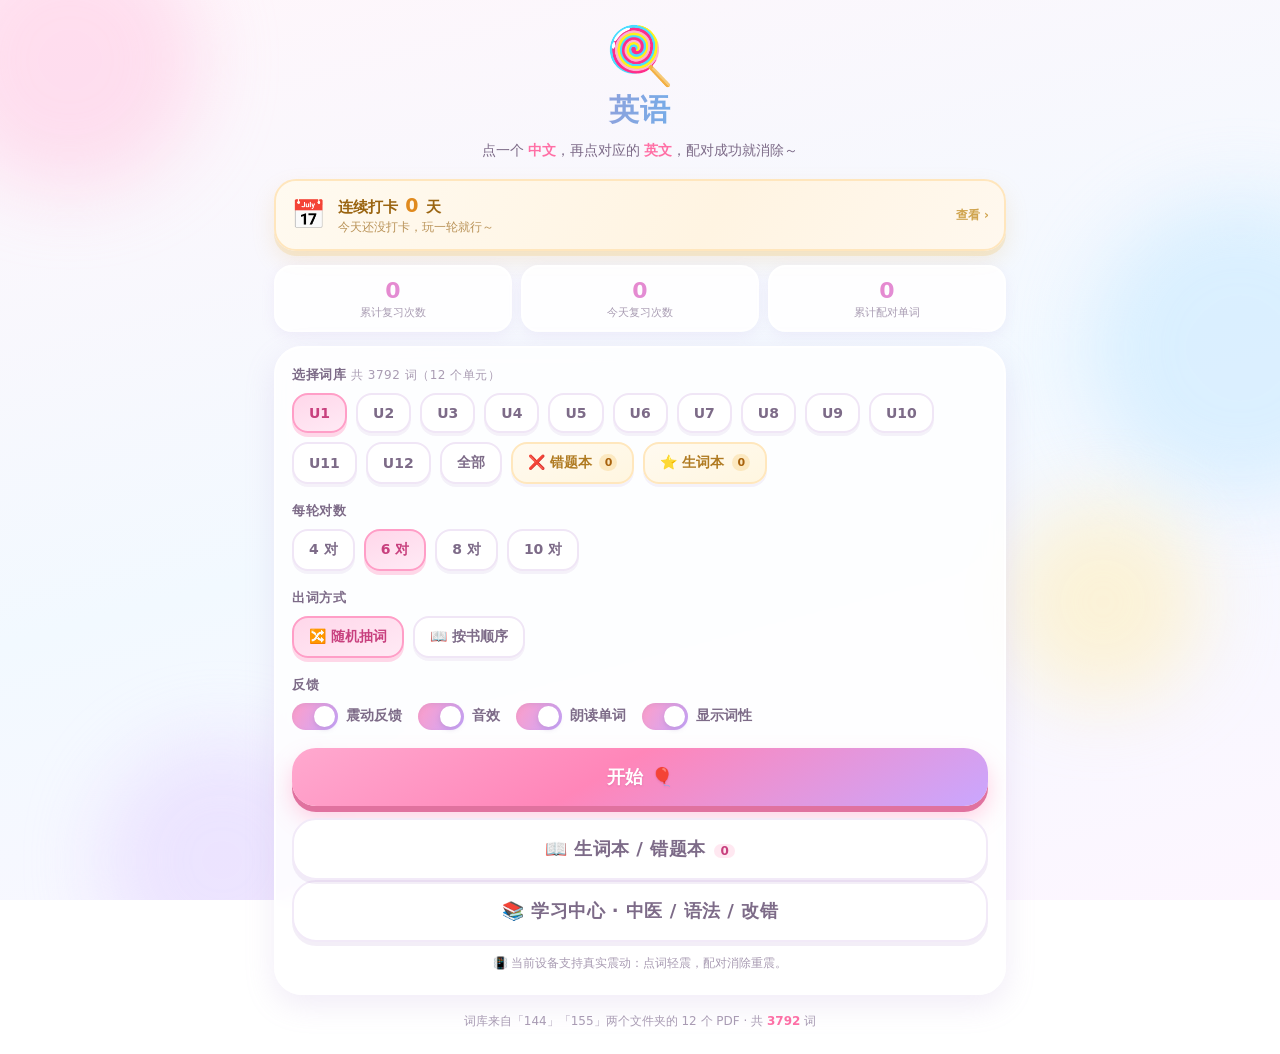
<file: index.html>
<!DOCTYPE html>
<html lang="zh-CN">
<head>
<meta charset="utf-8">
<meta name="viewport" content="width=device-width, initial-scale=1.0, maximum-scale=1.0, user-scalable=no, viewport-fit=cover">
<meta name="theme-color" content="#ffe3f1">
<meta name="apple-mobile-web-app-capable" content="yes">
<meta name="mobile-web-app-capable" content="yes">
<meta name="apple-mobile-web-app-title" content="英语">
<meta name="apple-mobile-web-app-status-bar-style" content="default">
<title>🍭 英语 · 单词配对</title>
<link rel="manifest" href="manifest.json">
<link rel="icon" type="image/png" href="icon-192.png">
<link rel="apple-touch-icon" href="apple-touch-icon.png">
<link rel="stylesheet" href="styles.css">
</head>
<body>

<!-- 背景装饰 -->
<div class="bg" aria-hidden="true">
  <span class="blob b1"></span>
  <span class="blob b2"></span>
  <span class="blob b3"></span>
  <span class="blob b4"></span>
</div>

<!-- ============ 首页 ============ -->
<section id="screen-menu" class="screen screen-menu is-active">
  <header class="hero">
    <div class="hero-emoji">🍭</div>
    <h1>英语</h1>
    <p class="hero-sub">点一个 <b>中文</b>，再点对应的 <b>英文</b>，配对成功就消除～</p>
  </header>

  <button class="checkin-card" id="checkinCard">
    <span class="cc-emoji" id="ccEmoji">📅</span>
    <span class="cc-main">
      <span class="cc-title">连续打卡 <b id="ccStreak">0</b> 天</span>
      <span class="cc-sub" id="ccToday">今天还没打卡，玩一轮就行～</span>
    </span>
    <span class="cc-go">查看 ›</span>
  </button>

  <div class="counter-strip" id="counterStrip">
    <div class="count-item">
      <span class="count-num" id="cTotal">0</span>
      <span class="count-lab">累计复习次数</span>
    </div>
    <div class="count-item">
      <span class="count-num" id="cToday">0</span>
      <span class="count-lab">今天复习次数</span>
    </div>
    <div class="count-item">
      <span class="count-num" id="cWords">0</span>
      <span class="count-lab">累计配对单词</span>
    </div>
  </div>

  <div class="panel">
    <div class="field">
      <div class="label">选择词库 <span class="hint" id="bankHint"></span></div>
      <div class="chips" id="unitChips"></div>
    </div>

    <div class="field">
      <div class="label">每轮对数</div>
      <div class="chips" id="sizeChips">
        <button class="chip" data-size="4">4 对</button>
        <button class="chip" data-size="6">6 对</button>
        <button class="chip" data-size="8">8 对</button>
        <button class="chip" data-size="10">10 对</button>
      </div>
    </div>

    <div class="field">
      <div class="label">出词方式</div>
      <div class="chips" id="modeChips">
        <button class="chip" data-mode="random">🔀 随机抽词</button>
        <button class="chip" data-mode="order">📖 按书顺序</button>
      </div>
      <p class="order-note" id="orderNote" hidden></p>
    </div>

    <div class="field">
      <div class="label">反馈</div>
      <div class="switches">
        <label class="switch"><input type="checkbox" id="swHaptics"><span class="track"><span class="knob"></span></span><span class="switch-text">震动反馈</span></label>
        <label class="switch"><input type="checkbox" id="swSound"><span class="track"><span class="knob"></span></span><span class="switch-text">音效</span></label>
        <label class="switch"><input type="checkbox" id="swSpeak"><span class="track"><span class="knob"></span></span><span class="switch-text">朗读单词</span></label>
        <label class="switch"><input type="checkbox" id="swPos"><span class="track"><span class="knob"></span></span><span class="switch-text">显示词性</span></label>
      </div>
    </div>

    <button class="btn btn-primary btn-big" id="btnStart">开始 🎈</button>
    <button class="btn btn-ghost btn-big btn-book" id="btnBook">📖 生词本 / 错题本 <b class="cnt" id="cntBook">0</b></button>
    <a class="btn btn-ghost btn-big" id="btnStudy" href="study.html" style="display:flex;align-items:center;justify-content:center;text-decoration:none">📚 学习中心 · 中医 / 语法 / 改错</a>
    <p class="tiny-note" id="hapticNote"></p>
  </div>

  <footer class="foot">词库来自「144」「155」两个文件夹的 12 个 PDF · 共 <b id="totalWords">0</b> 词</footer>
</section>

<!-- ============ 游戏页 ============ -->
<section id="screen-game" class="screen screen-game">
  <header class="topbar">
    <button class="icon-btn" id="btnBack" aria-label="返回">←</button>
    <div class="topbar-mid">
      <div class="tb-title" id="tbTitle">U1</div>
      <div class="tb-sub" id="tbSub">剩余 0 对</div>
    </div>
    <button class="icon-btn" id="btnShuffle" aria-label="打乱顺序">🔀</button>
  </header>

  <div class="statbar">
    <div class="stat"><span class="stat-k">连击</span><span class="stat-v" id="statCombo">×0</span></div>
    <div class="stat"><span class="stat-k">用时</span><span class="stat-v" id="statTime">0:00</span></div>
    <div class="stat"><span class="stat-k">得分</span><span class="stat-v" id="statScore">0</span></div>
  </div>

  <div class="progress"><span id="progressBar"></span></div>

  <div class="lastmatch" id="lastMatch"></div>

  <main class="board" id="board"></main>

  <div class="gamebar segbar" id="segBar" hidden>
    <button class="btn btn-ghost" id="btnPrevSeg">⏮ 上一段</button>
    <button class="btn btn-ghost" id="btnNextSeg">⏭ 下一段</button>
  </div>

  <div class="gamebar">
    <button class="btn btn-ghost" id="btnRestart">↻ 重开本轮</button>
    <button class="btn btn-ghost" id="btnHome">🏠 主菜单</button>
  </div>
</section>

<!-- ============ 生词本 / 错题本 ============ -->
<section id="screen-book" class="screen screen-book">
  <header class="topbar">
    <button class="icon-btn" id="btnBookBack" aria-label="返回">←</button>
    <div class="topbar-mid">
      <div class="tb-title">📖 生词本 / 错题本</div>
      <div class="tb-sub" id="bookSub">共 0 个词</div>
    </div>
    <button class="icon-btn" id="btnBookClear" aria-label="清空当前分类">🗑️</button>
  </header>

  <div class="chips book-tabs" id="bookTabs">
    <button class="chip" data-tab="all">全部 <b class="cnt" id="tabAllCnt">0</b></button>
    <button class="chip" data-tab="wrong">❌ 错题 <b class="cnt" id="tabWrongCnt">0</b></button>
    <button class="chip" data-tab="star">⭐ 收藏 <b class="cnt" id="tabStarCnt">0</b></button>
  </div>

  <p class="book-tip" id="bookTip">点一行可以听发音 · ❌ 是点错过的词（答对会自动减少，掌握后自动移出）· ⭐ 是长按卡片手动收藏的词</p>

  <div class="book-list" id="bookList"></div>

  <div class="gamebar">
    <button class="btn btn-primary" id="btnPractice">开始练习这 0 个词</button>
  </div>
</section>

<!-- ============ 结算浮层 ============ -->
<div class="overlay" id="overlay">
  <div class="sheet">
    <div class="sheet-emoji" id="sheetEmoji">🎉</div>
    <h2 id="sheetTitle">本轮完成！</h2>
    <p class="sheet-sub" id="sheetSub">太棒啦，继续下一轮吧～</p>
    <div class="result-grid">
      <div class="res"><span class="res-k">用时</span><span class="res-v" id="resTime">-</span></div>
      <div class="res"><span class="res-k">最高连击</span><span class="res-v" id="resCombo">-</span></div>
      <div class="res"><span class="res-k">得分</span><span class="res-v" id="resScore">-</span></div>
      <div class="res"><span class="res-k">正确率</span><span class="res-v" id="resAcc">-</span></div>
    </div>
    <div class="sheet-btns">
      <div class="sheet-checkin" id="sheetCheckin"></div>
      <button class="btn btn-retry" id="btnRetryWrong">❌ 重练本轮的错词</button>
      <button class="btn btn-primary" id="btnNext">下一轮 →</button>
      <button class="btn btn-ghost" id="btnMenu2">返回菜单</button>
    </div>
  </div>
</div>

<!-- ============ 打卡记录 ============ -->
<section id="screen-checkin" class="screen screen-checkin">
  <header class="topbar">
    <button class="icon-btn" id="btnCheckinBack" aria-label="返回">←</button>
    <div class="topbar-mid">
      <div class="tb-title">📅 打卡记录</div>
      <div class="tb-sub" id="ckSub">连续 0 天</div>
    </div>
    <span class="icon-btn" aria-hidden="true" style="visibility:hidden">·</span>
  </header>

  <div class="ck-stats">
    <div class="ck-stat"><span class="ck-num" id="ckStreak">0</span><span class="ck-lab">连续天数</span></div>
    <div class="ck-stat"><span class="ck-num" id="ckBest">0</span><span class="ck-lab">最长连续</span></div>
    <div class="ck-stat"><span class="ck-num" id="ckTotal">0</span><span class="ck-lab">累计打卡天</span></div>
  </div>

  <div class="ck-today" id="ckToday"></div>

  <div class="ck-head">
    <span>最近 10 周</span>
    <span class="ck-legend">少 <i class="lv0"></i><i class="lv1"></i><i class="lv2"></i><i class="lv3"></i><i class="lv4"></i> 多</span>
  </div>
  <div class="ck-grid" id="ckGrid"></div>

  <p class="book-tip">
    · 每天完成 <b>1 轮</b>（把场上的词全部配完）就算打卡成功<br>
    · 点格子可以看那天练了多少<br>
    · 连续天数断一天就归零，最长连续会一直留着
  </p>
</section>

<!-- 轻提示 -->
<div class="toast" id="toast"></div>
<script src="words.js"></script>
<script src="app.js"></script>
<script>
// 注册 Service Worker：装到主屏幕后没网也能玩（file:// 打开时自动跳过）
if ('serviceWorker' in navigator && location.protocol.indexOf('http') === 0) {
  window.addEventListener('load', function () {
    navigator.serviceWorker.register('sw.js').catch(function () {});
  });
}
</script>
</body>
</html>
</file>
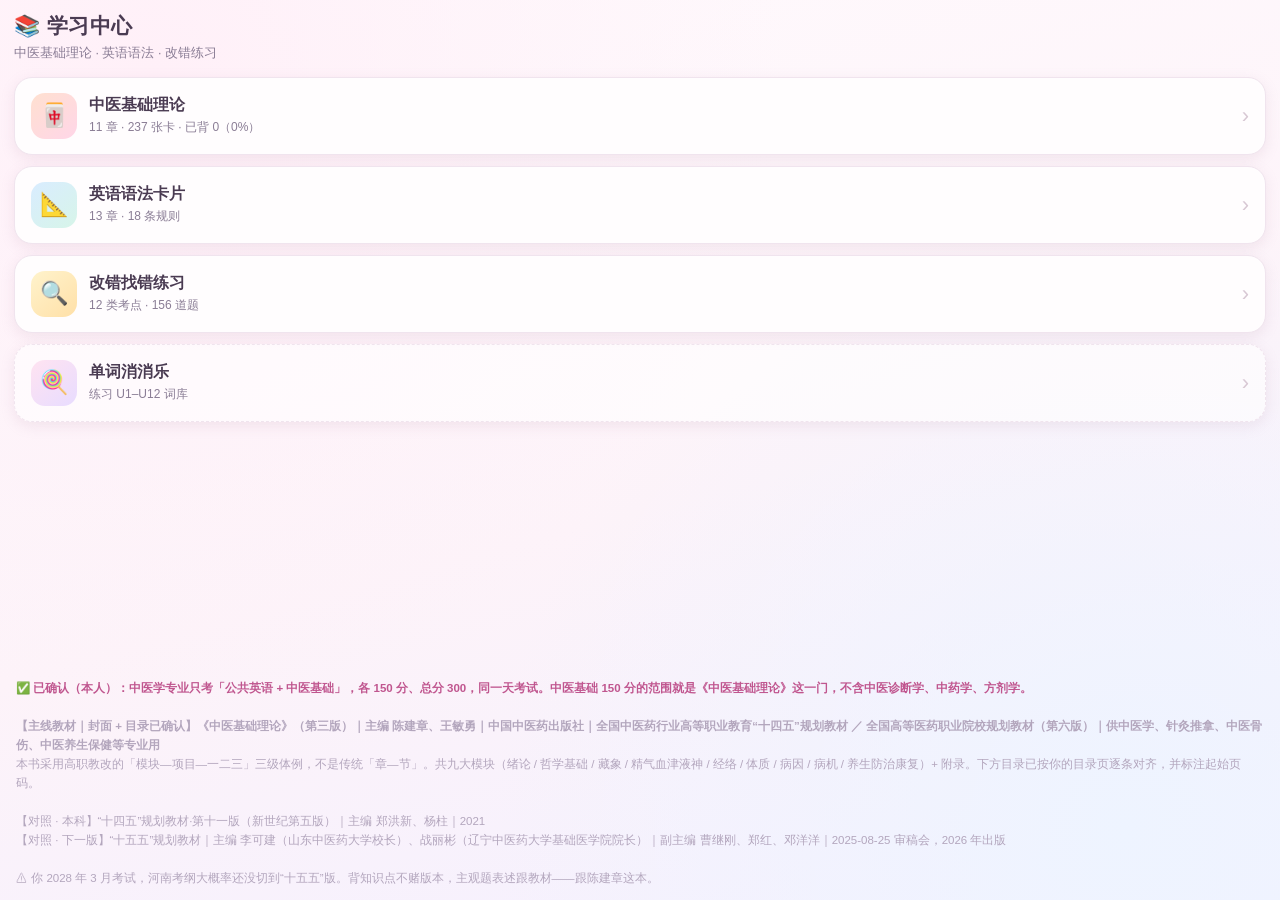
<file: study.html>
<!DOCTYPE html>
<html lang="zh-CN">
<head>
<meta charset="utf-8">
<meta name="viewport" content="width=device-width, initial-scale=1.0, maximum-scale=1.0, user-scalable=no, viewport-fit=cover">
<meta name="theme-color" content="#ffe3f1">
<meta name="apple-mobile-web-app-capable" content="yes">
<meta name="mobile-web-app-capable" content="yes">
<meta name="apple-mobile-web-app-title" content="学习中心">
<meta name="apple-mobile-web-app-status-bar-style" content="default">
<title>📚 学习中心 · 中医基础 + 英语语法 + 改错</title>
<link rel="icon" type="image/png" href="icon-192.png">
<link rel="apple-touch-icon" href="apple-touch-icon.png">
<link rel="stylesheet" href="study.css">
</head>
<body>

<div id="app">

  <!-- ============ 首页 ============ -->
  <section class="screen active" id="scr-home">
    <header class="hd">
      <h1>📚 学习中心</h1>
      <p class="hd-sub">中医基础理论 · 英语语法 · 改错练习</p>
    </header>

    <div class="entry" data-go="tcm">
      <div class="entry-ico">🀄</div>
      <div class="entry-txt">
        <strong>中医基础理论</strong>
        <span id="cnt-tcm">—</span>
      </div>
      <div class="entry-arrow">›</div>
    </div>

    <div class="entry" data-go="gram">
      <div class="entry-ico">📐</div>
      <div class="entry-txt">
        <strong>英语语法卡片</strong>
        <span id="cnt-gram">—</span>
      </div>
      <div class="entry-arrow">›</div>
    </div>

    <div class="entry" data-go="err">
      <div class="entry-ico">🔍</div>
      <div class="entry-txt">
        <strong>改错找错练习</strong>
        <span id="cnt-err">—</span>
      </div>
      <div class="entry-arrow">›</div>
    </div>

    <div class="entry ghost" data-go="back">
      <div class="entry-ico">🍭</div>
      <div class="entry-txt">
        <strong>单词消消乐</strong>
        <span>练习 U1–U12 词库</span>
      </div>
      <div class="entry-arrow">›</div>
    </div>

    <p class="foot-note" id="edition-note"></p>
  </section>

  <!-- ============ 目录（章节目录） ============ -->
  <section class="screen" id="scr-list">
    <header class="hd hd-row">
      <button class="btn-back" data-go="home">‹</button>
      <div style="flex:1 1 auto;min-width:0">
        <h1 id="list-title">目录</h1>
        <p class="hd-sub" id="list-sub"></p>
      </div>
      <div class="hd-badge" id="list-badge" hidden></div>
    </header>
    <div id="list-search-wrap" class="search-wrap" hidden>
      <input id="search-input" type="search" placeholder="搜关键词，如：五行 / 藏象 / 亡阳" autocomplete="off">
    </div>
    <div id="list-stats" class="mod-stats" hidden></div>
    <div id="list-tools" class="list-tools" hidden></div>
    <div id="list-body" class="list-body"></div>
  </section>

  <!-- ============ 卡片浏览（中医 / 语法通用） ============ -->
  <section class="screen" id="scr-cards">
    <header class="hd hd-row">
      <button class="btn-back" data-go="list">‹</button>
      <div style="flex:1 1 auto;min-width:0">
        <h1 id="cards-title">卡片</h1>
        <p class="hd-sub"><span id="card-pos">1 / 1</span> · <span id="card-memo">已背 0</span></p>
      </div>
      <button class="btn-mode" id="btnSelfTest" title="自测模式：先遮住答案">🙈 自测</button>
    </header>
    <div id="cards-body" class="cards-body"></div>
  </section>

  <!-- ============ 改错答题 ============ -->
  <section class="screen" id="scr-quiz">
    <header class="hd hd-row">
      <button class="btn-back" data-go="list">‹</button>
      <div>
        <h1 id="quiz-title">改错</h1>
        <p class="hd-sub"><span id="quiz-pos">1 / 1</span> · 点出错的那个词</p>
      </div>
    </header>

    <div class="quiz-body">
      <div class="sentence" id="quiz-sentence"></div>
      <div class="quiz-tools">
        <button class="btn-mini" id="btn-noerror">这行没错</button>
        <button class="btn-mini" id="btn-skip">跳过</button>
      </div>
      <div class="answer" id="quiz-answer" hidden></div>
      <button class="btn-next" id="btn-next" hidden>下一题 ›</button>
    </div>
  </section>

</div>

<script src="data/data-tcm.js"></script>
<script src="data/data-grammar.js"></script>
<script src="data/data-errors.js"></script>
<script src="study.js"></script>
<script>
// 注册 Service Worker：这样直接打开 study.html 也能离线缓存（file:// 时自动跳过）
if ('serviceWorker' in navigator && location.protocol.indexOf('http') === 0) {
  window.addEventListener('load', function () {
    navigator.serviceWorker.register('sw.js').catch(function () {});
  });
}
</script>
</body>
</html>
</file>
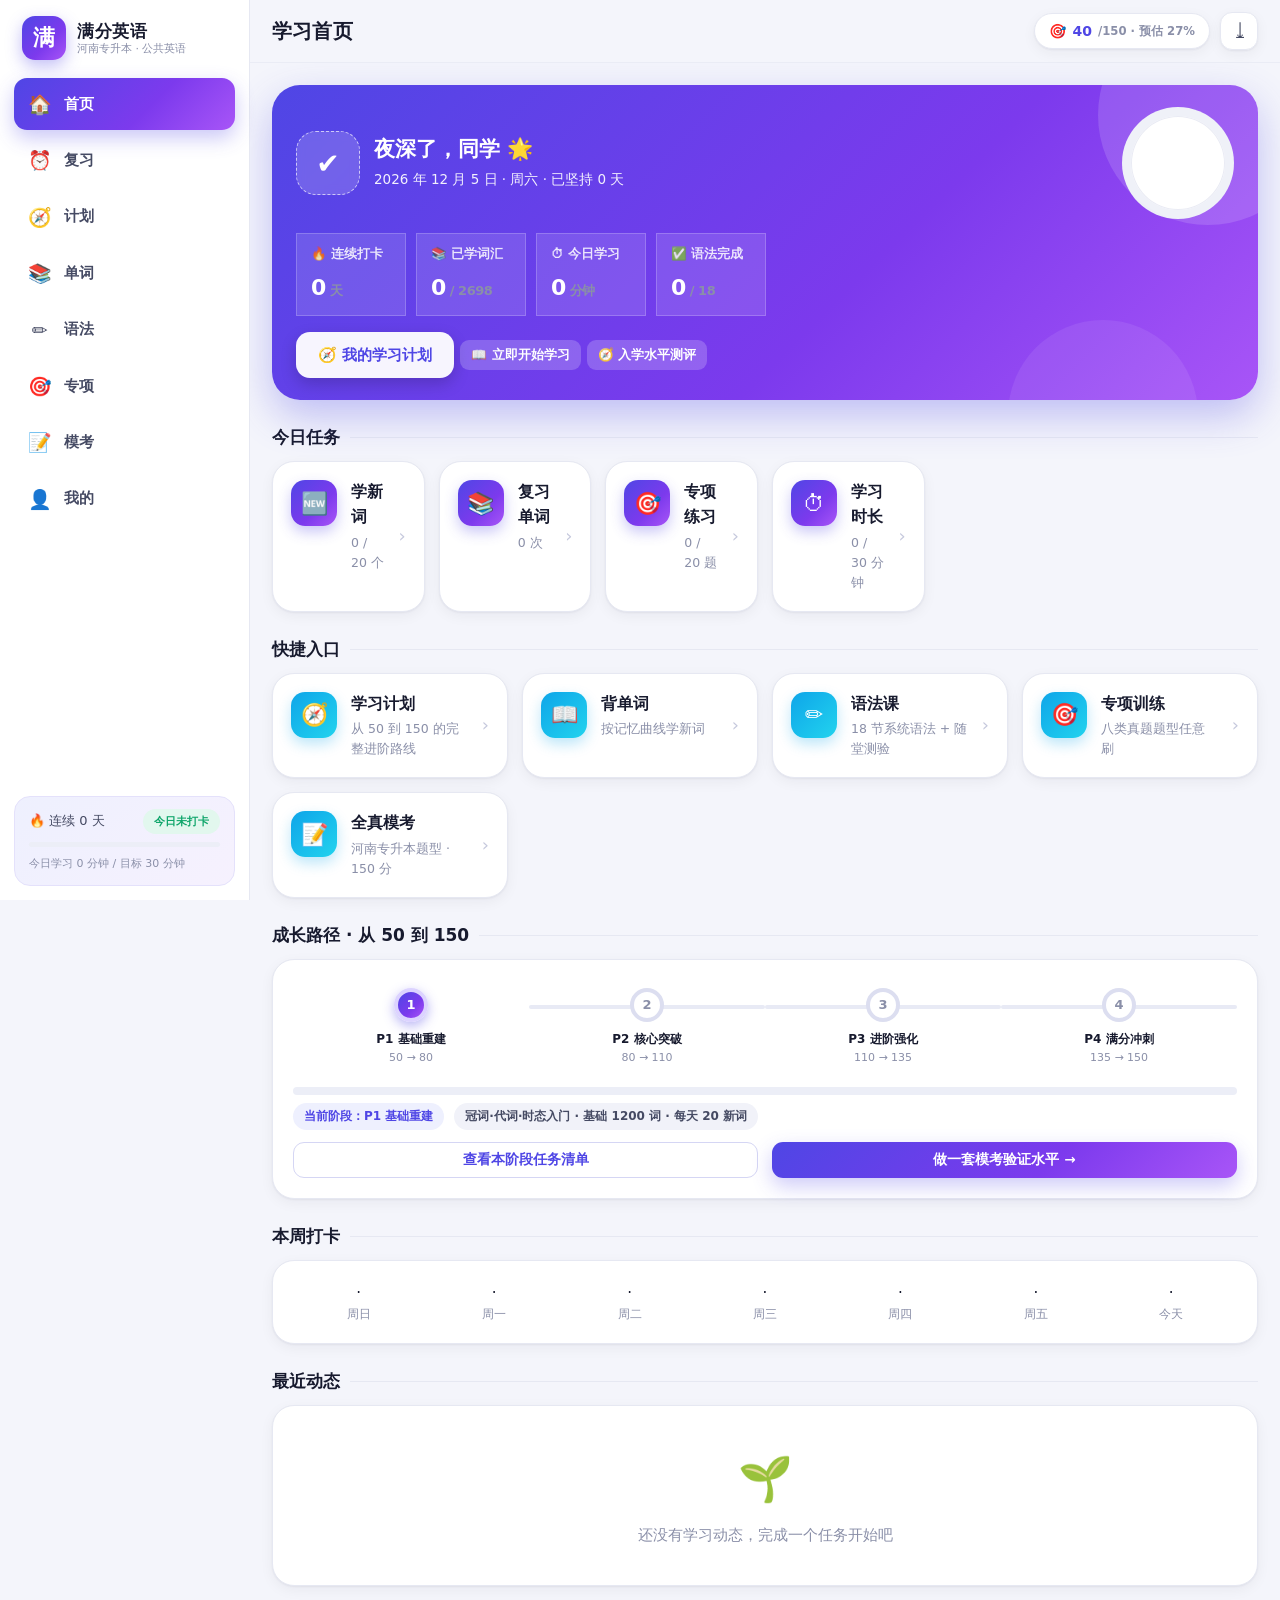
<file: 满分英语-离线版.html>
<!DOCTYPE html>
<html lang="zh-CN">
<head>
<meta charset="UTF-8">
<meta name="viewport" content="width=device-width, initial-scale=1, viewport-fit=cover, user-scalable=no">
<title>满分英语 · 河南专升本</title>
<meta name="description" content="从高考 50 分到河南专升本英语满分的系统学习计划：分级词汇、语法精讲、真题结构专项、全真模考与打卡统计。">
<meta name="theme-color" content="#4f46e5">
<meta name="apple-mobile-web-app-capable" content="yes">
<meta name="mobile-web-app-capable" content="yes">
<meta name="apple-mobile-web-app-status-bar-style" content="black-translucent">
<meta name="apple-mobile-web-app-title" content="满分英语">
<link rel="manifest" href="manifest.webmanifest">
<link rel="icon" type="image/png" href="icons/icon-192.png">
<link rel="apple-touch-icon" href="icons/apple-touch-icon.png">
<style>
/* ============================================================
   满分英语 · 设计系统 (大厂风格 / iPad 自适应 / 支持 PWA)
   ============================================================ */
:root{
  --brand:#4f46e5; --brand2:#7c3aed; --brand-soft:#eef0fe;
  --ink:#171a2e; --ink2:#454a63; --ink3:#8a8fa8;
  --line:#e6e8f2; --bg:#f4f5fb; --card:#ffffff;
  --ok:#0ea56a; --ok-soft:#e2f7ee;
  --warn:#f59e0b; --warn-soft:#fef4e0;
  --bad:#e5484d; --bad-soft:#fdecec;
  --info:#0ea5e9; --info-soft:#e3f4fd;
  --r-sm:10px; --r-md:16px; --r-lg:22px; --r-xl:28px;
  --sh-sm:0 1px 2px rgba(23,26,46,.05),0 4px 14px rgba(23,26,46,.05);
  --sh-md:0 6px 24px rgba(23,26,46,.08),0 2px 6px rgba(23,26,46,.05);
  --sh-lg:0 18px 50px rgba(23,26,46,.16);
  --grad:linear-gradient(135deg,#4f46e5 0%,#7c3aed 60%,#a855f7 100%);
  --grad-soft:linear-gradient(135deg,#eef0fe,#f6f1fe);
  --font:-apple-system,BlinkMacSystemFont,"SF Pro Text","PingFang SC","Hiragino Sans GB","Microsoft YaHei",system-ui,sans-serif;
  --mono:"SF Mono",ui-monospace,Menlo,Consolas,monospace;
  --safe-b:env(safe-area-inset-bottom,0px); --safe-t:env(safe-area-inset-top,0px);
}
*{box-sizing:border-box; -webkit-tap-highlight-color:transparent}
[hidden]{display:none !important}
html,body{height:100%}
body{
  margin:0; font-family:var(--font); color:var(--ink); background:var(--bg);
  font-size:15px; line-height:1.6; -webkit-font-smoothing:antialiased;
  overscroll-behavior-y:none;
}
button{font-family:inherit; cursor:pointer; border:none; background:none; color:inherit}
input,select,textarea{font-family:inherit; font-size:15px; color:var(--ink)}
a{color:var(--brand); text-decoration:none}
b,strong{font-weight:700}
h1,h2,h3,h4{margin:0; line-height:1.35}
::-webkit-scrollbar{width:8px;height:8px}
::-webkit-scrollbar-thumb{background:#c9cde0; border-radius:8px}

/* ---------- 布局骨架 ---------- */
.app-root{display:flex; min-height:100vh}
.sidebar{
  width:250px; flex:0 0 250px; background:var(--card); border-right:1px solid var(--line);
  display:flex; flex-direction:column; position:sticky; top:0; height:100vh;
  padding:calc(10px + var(--safe-t)) 14px 14px; z-index:40;
}
.main{flex:1; min-width:0; display:flex; flex-direction:column}
.topbar{
  position:sticky; top:0; z-index:30; display:flex; align-items:center; gap:12px;
  padding:calc(12px + var(--safe-t)) 22px 12px; background:rgba(244,245,251,.86);
  backdrop-filter:saturate(1.4) blur(14px); -webkit-backdrop-filter:saturate(1.4) blur(14px);
  border-bottom:1px solid rgba(230,232,242,.7);
}
.crumb{font-size:20px; font-weight:800; letter-spacing:.2px}
.top-right{margin-left:auto; display:flex; align-items:center; gap:10px}
.content{flex:1; padding:22px; max-width:1080px; width:100%; margin:0 auto}
.content:focus{outline:none}

.bottom-nav{display:none}

/* 品牌 */
.brand{display:flex; align-items:center; gap:11px; padding:6px 8px 18px; cursor:pointer}
.brand-logo{
  width:44px; height:44px; border-radius:13px; background:var(--grad); color:#fff;
  display:flex; align-items:center; justify-content:center; font-weight:800; font-size:22px;
  box-shadow:0 6px 16px rgba(79,70,229,.35); flex:0 0 44px;
}
.brand-text{display:flex; flex-direction:column; line-height:1.25}
.brand-text b{font-size:17px; letter-spacing:.5px}
.brand-text small{color:var(--ink3); font-size:11px}

/* 侧栏导航 */
.side-nav{display:flex; flex-direction:column; gap:4px}
.nav-item{
  display:flex; align-items:center; gap:12px; padding:11px 14px; border-radius:13px;
  color:var(--ink2); font-weight:600; font-size:14.5px; transition:all .18s ease; text-align:left;
}
.nav-item .n-ico{font-size:19px; width:24px; text-align:center}
.nav-item:hover{background:#f0f1fa; color:var(--ink)}
.nav-item.active{background:var(--grad); color:#fff; box-shadow:0 8px 20px rgba(79,70,229,.3)}
.nav-item .n-badge{
  margin-left:auto; background:var(--bad); color:#fff; font-size:10.5px; font-weight:700;
  border-radius:99px; padding:1px 8px; min-width:18px; text-align:center;
}
.nav-item.active .n-badge{background:rgba(255,255,255,.92); color:var(--brand)}
.side-foot{margin-top:auto; padding-top:12px}
.mini-card{background:var(--grad-soft); border:1px solid #e4e1fb; border-radius:16px; padding:12px 14px; font-size:13px; color:var(--ink2)}

.icon-btn{
  width:38px; height:38px; border-radius:12px; display:flex; align-items:center; justify-content:center;
  font-size:18px; background:var(--card); border:1px solid var(--line); color:var(--ink2);
  box-shadow:var(--sh-sm); transition:all .15s ease;
}
.icon-btn:hover{color:var(--brand); border-color:#cfd0f5; transform:translateY(-1px)}
.menu-btn{display:none}
.score-pill{
  display:flex; align-items:center; gap:6px; background:var(--card); border:1px solid var(--line);
  border-radius:99px; padding:6px 14px; font-weight:800; font-size:14px; box-shadow:var(--sh-sm); color:var(--brand);
}
.score-pill small{color:var(--ink3); font-weight:600}

/* ---------- 通用元素 ---------- */
.card{background:var(--card); border:1px solid var(--line); border-radius:var(--r-lg); box-shadow:var(--sh-sm)}
.pad{padding:20px}
.row{display:flex; align-items:center; gap:10px}
.wrap{flex-wrap:wrap}
.grow{flex:1; min-width:0}
.muted{color:var(--ink3)}
.small{font-size:12.5px}
.tiny{font-size:11.5px}
.mt8{margin-top:8px}.mt12{margin-top:12px}.mt16{margin-top:16px}.mt20{margin-top:20px}
.mb8{margin-bottom:8px}.mb12{margin-bottom:12px}.mb16{margin-bottom:16px}.mb20{margin-bottom:20px}
.center{text-align:center}
.hr{border:none; border-top:1px solid var(--line); margin:16px 0}

/* 按钮 */
.btn{
  display:inline-flex; align-items:center; justify-content:center; gap:8px;
  background:var(--grad); color:#fff; font-weight:700; border-radius:14px; padding:12px 22px;
  font-size:15px; box-shadow:0 8px 20px rgba(79,70,229,.28); transition:all .16s ease; border:none;
  min-height:46px;
}
.btn:hover{transform:translateY(-1px); box-shadow:0 12px 26px rgba(79,70,229,.36)}
.btn:active{transform:scale(.98)}
.btn:disabled{opacity:.5; cursor:not-allowed; transform:none}
.btn.block{width:100%}
.btn.ghost{background:var(--card); color:var(--brand); border:1.5px solid #d5d6f4; box-shadow:none}
.btn.ghost:hover{border-color:var(--brand)}
.btn.soft{background:var(--brand-soft); color:var(--brand); box-shadow:none}
.btn.ok{background:linear-gradient(135deg,#0ea56a,#12b981); box-shadow:0 8px 20px rgba(14,165,106,.25)}
.btn.bad{background:linear-gradient(135deg,#e5484d,#f2555a); box-shadow:0 8px 20px rgba(229,72,77,.22)}
.btn.warn{background:linear-gradient(135deg,#f59e0b,#fbbf24); color:#5b3a00; box-shadow:0 8px 20px rgba(245,158,11,.25)}
.btn.sm{padding:8px 14px; min-height:36px; border-radius:11px; font-size:13.5px}
.btn.xs{padding:5px 11px; min-height:30px; border-radius:9px; font-size:12.5px; box-shadow:none}
.btn.plain{background:none; color:var(--ink2); box-shadow:none; font-weight:600}
.btn.plain:hover{color:var(--brand); background:#f0f1fa}

/* 徽章/标签 */
.chip{
  display:inline-flex; align-items:center; gap:6px; padding:4px 11px; border-radius:99px;
  background:#f1f2f9; color:var(--ink2); font-size:12px; font-weight:600;
}
.chip.brand{background:var(--brand-soft); color:var(--brand)}
.chip.ok{background:var(--ok-soft); color:var(--ok)}
.chip.warn{background:var(--warn-soft); color:#b07a07}
.chip.bad{background:var(--bad-soft); color:var(--bad)}
.chip.info{background:var(--info-soft); color:var(--info)}
.tag{display:inline-block; padding:2px 9px; border-radius:8px; font-size:11.5px; font-weight:700}

/* 网格 */
.grid{display:grid; gap:14px}
.g2{grid-template-columns:repeat(2,1fr)}
.g3{grid-template-columns:repeat(3,1fr)}
.g4{grid-template-columns:repeat(4,1fr)}
.g-auto{grid-template-columns:repeat(auto-fill,minmax(210px,1fr))}
.g-auto2{grid-template-columns:repeat(auto-fill,minmax(150px,1fr))}

/* 进度条 */
.pbar{height:8px; background:#eceef7; border-radius:99px; overflow:hidden}
.pbar>i{display:block; height:100%; border-radius:99px; background:var(--grad); transition:width .5s cubic-bezier(.2,.8,.2,1)}
.pbar.thin{height:5px}
.pbar.ok>i{background:linear-gradient(90deg,#0ea56a,#12b981)}

/* 统计卡 */
.stat-card{padding:16px 18px; position:relative; overflow:hidden}
.stat-card .k{font-size:12.5px; color:var(--ink3); font-weight:600; display:flex; align-items:center; gap:6px}
.stat-card .v{font-size:26px; font-weight:800; margin-top:6px; letter-spacing:-.5px}
.stat-card .v small{font-size:13px; color:var(--ink3); font-weight:600}
.stat-card .e{font-size:12px; color:var(--ok); font-weight:700}

/* 环形图 */
.ring{--p:0; position:relative; width:150px; height:150px; border-radius:50%;
  background:conic-gradient(var(--brand) calc(var(--p)*1%), #eceef7 0);
  display:flex; align-items:center; justify-content:center}
.ring::before{content:""; position:absolute; inset:12px; background:var(--card); border-radius:50%; box-shadow:inset 0 0 0 1px var(--line)}
.ring .ring-txt{position:relative; text-align:center; z-index:1}
.ring .ring-txt b{font-size:26px; letter-spacing:-.5px}
.ring.sm{width:112px; height:112px}
.ring.sm::before{inset:9px}

/* 首页问候 & 打卡 */
.hero{
  background:var(--grad); color:#fff; border-radius:var(--r-xl); padding:22px 24px;
  position:relative; overflow:hidden; box-shadow:0 16px 40px rgba(79,70,229,.32);
}
.hero::after{content:""; position:absolute; right:-60px; top:-80px; width:220px; height:220px; border-radius:50%;
  background:rgba(255,255,255,.14)}
.hero::before{content:""; position:absolute; right:60px; bottom:-110px; width:190px; height:190px; border-radius:50%;
  background:rgba(255,255,255,.08)}
.hero h1{font-size:21px}
.hero p{margin:6px 0 0; opacity:.92; font-size:13.5px}
.checkin-hero{display:flex; align-items:center; gap:14px}
.checkin-btn{
  width:64px; height:64px; border-radius:20px; flex:0 0 64px; background:rgba(255,255,255,.16);
  border:1.6px dashed rgba(255,255,255,.65); font-size:28px; transition:all .18s;
  backdrop-filter:blur(4px);
}
.checkin-btn.done{background:#fff; border-style:solid; color:var(--brand)}
.checkin-btn:hover{transform:scale(1.06)}
.flame{font-size:34px; filter:drop-shadow(0 4px 8px rgba(0,0,0,.2))}

/* 动作卡 */
.act-card{
  background:var(--card); border:1px solid var(--line); border-radius:var(--r-lg); padding:18px;
  display:flex; gap:14px; align-items:flex-start; cursor:pointer; transition:all .18s ease; box-shadow:var(--sh-sm); text-align:left; width:100%;
}
.act-card:hover{transform:translateY(-2px); box-shadow:var(--sh-md); border-color:#d9dbf7}
.act-card .ico{
  width:46px; height:46px; border-radius:14px; flex:0 0 46px; display:flex; align-items:center;
  justify-content:center; font-size:22px; background:var(--brand-soft);
}
.act-card .ico.g1{background:var(--grad); color:#fff; box-shadow:0 6px 14px rgba(79,70,229,.3)}
.act-card .ico.g2{background:linear-gradient(135deg,#0ea5e9,#22d3ee); color:#fff; box-shadow:0 6px 14px rgba(14,165,233,.28)}
.act-card .ico.g3{background:linear-gradient(135deg,#f59e0b,#fb923c); color:#fff; box-shadow:0 6px 14px rgba(245,158,11,.28)}
.act-card .ico.g4{background:linear-gradient(135deg,#0ea56a,#34d399); color:#fff; box-shadow:0 6px 14px rgba(14,165,106,.26)}
.act-card b{font-size:15.5px; display:block}
.act-card p{margin:3px 0 0; font-size:12.5px; color:var(--ink3)}
.act-card .arrow{margin-left:auto; color:#c6c9dd; font-size:18px; align-self:center}

/* 学习路径 */
.phase{display:flex; gap:0; position:relative}
.phase .p-node{flex:1; min-width:0; text-align:center; position:relative}
.phase .p-line{position:absolute; left:0; right:0; top:17px; height:4px; background:#e8eaf5; border-radius:4px}
.phase .p-dot{width:34px; height:34px; border-radius:50%; background:#fff; border:4px solid #dcdef0;
  display:inline-flex; align-items:center; justify-content:center; font-weight:800; font-size:13px; color:var(--ink3); position:relative; z-index:1}
.phase .p-dot.on{background:var(--grad); border-color:#dcd3ff; color:#fff; box-shadow:0 4px 12px rgba(79,70,229,.4)}
.phase .p-dot.pass{border-color:#bfe7d4; background:var(--ok-soft); color:var(--ok)}
.phase .p-name{font-size:12px; font-weight:700; margin-top:8px}
.phase .p-goal{font-size:11px; color:var(--ink3)}

/* 热力图 */
.heat{display:flex; gap:3px; overflow-x:auto; padding-bottom:4px}
.heat .col{display:flex; flex-direction:column; gap:3px}
.heat .cell{width:13px; height:13px; border-radius:3.5px; background:#eceef7}
.heat .cell.l1{background:#d9defc}.heat .cell.l2{background:#a5b0f6}
.heat .cell.l3{background:#6d78e8}.heat .cell.l4{background:#4338ca}
.heat .cell.today{outline:1.6px solid var(--bad); outline-offset:1px}
.heat-legend{display:flex; gap:4px; align-items:center; font-size:11px; color:var(--ink3)}

/* 单词卡片 */
.word-card{
  background:var(--card); border-radius:var(--r-xl); box-shadow:var(--sh-md);
  padding:34px 26px; text-align:center; min-height:320px; display:flex; flex-direction:column; align-items:center; justify-content:center; gap:8px; border:1px solid var(--line);
}
.word-card .w-en{font-size:42px; font-weight:800; letter-spacing:.3px; word-break:break-word}
.word-card .w-meta{color:var(--brand); font-weight:700; font-size:14px}
.word-card .w-def{font-size:19px; font-weight:600; color:var(--ink); max-width:560px}
.word-card .w-eg{color:var(--ink3); font-size:13.5px; font-style:italic; margin-top:6px}
.flash-actions{display:flex; gap:10px; justify-content:center; flex-wrap:wrap}
.flash-actions .btn{min-width:110px}

/* 测验/练习 */
.qz-stem{font-size:16.5px; font-weight:700; line-height:1.7}
.qz-option{
  display:flex; gap:12px; align-items:center; width:100%; text-align:left; background:var(--card);
  border:1.6px solid var(--line); border-radius:15px; padding:13px 16px; font-size:15px; transition:all .15s;
}
.qz-option:hover{border-color:#b9bcef; background:#fafaff}
.qz-option .letter{width:26px; height:26px; border-radius:9px; background:#f1f2f9; color:var(--ink2);
  font-weight:800; font-size:13px; display:flex; align-items:center; justify-content:center; flex:0 0 26px}
.qz-option .let-A{background:var(--info-soft); color:var(--info)}
.qz-option .let-B{background:var(--ok-soft); color:var(--ok)}
.qz-option .let-C{background:var(--warn-soft); color:#b07a07}
.qz-option .let-D{background:var(--bad-soft); color:var(--bad)}
.qz-option.sel{border-color:var(--brand); background:var(--brand-soft)}
.qz-option.sel .letter{background:var(--brand); color:#fff}
.qz-option.right{border-color:var(--ok); background:var(--ok-soft)}
.qz-option.right .letter{background:var(--ok); color:#fff}
.qz-option.wrong{border-color:var(--bad); background:var(--bad-soft)}
.qz-option.wrong .letter{background:var(--bad); color:#fff}
.qz-option:disabled{cursor:default}
.qz-exp{background:#fafbff; border-left:3.5px solid var(--brand); padding:12px 14px; border-radius:0 12px 12px 0; font-size:13.5px}
.progress-line{display:flex; align-items:center; gap:12px}
.qlabel{font-size:12px; color:var(--ink3); font-weight:700; white-space:nowrap}

/* 阅读/文章样式 */
.article{font-size:15.5px; line-height:1.95; color:#23263c}
.article p{margin:0 0 12px}
.reading-pane{background:#fbfcff; border:1px solid var(--line); border-radius:16px; padding:18px; max-height:46vh; overflow:auto}
.blanks-sent{font-size:15px; line-height:2.1}
.blank{display:inline-flex; align-items:center; min-width:74px; border-bottom:2px dashed var(--brand);
  margin:0 3px; padding:0 6px; font-weight:700; color:var(--brand); background:var(--brand-soft); border-radius:6px 6px 0 0; min-height:28px}
.blank.sel-box{border-color:var(--warn); background:var(--warn-soft); color:#b07a07}
.blank.filled{background:var(--ok-soft); border-color:var(--ok); color:var(--ok)}
.word-sel{background:#fff; border:1.5px solid var(--line); border-radius:99px; padding:6px 14px; font-size:14px; font-weight:600; transition:all .12s}
.word-sel:hover{border-color:var(--brand); color:var(--brand)}
.word-sel.used{opacity:.32; text-decoration:line-through; cursor:not-allowed}

/* 语法课 */
.lesson-block .sec-t{font-size:15px; font-weight:800; color:var(--brand); margin:18px 0 8px; display:flex; gap:8px; align-items:center}
.gram-box{background:#fbfcff; border:1px solid var(--line); border-left:4px solid var(--brand); border-radius:12px; padding:14px 16px}
.eg{color:#2c3050; background:#fff; border:1px dashed #d8daf0; border-radius:10px; padding:10px 13px; margin:8px 0; font-size:14.5px}
.eg .zh{color:var(--ink3); font-size:12.5px; display:block}
.hl{color:var(--bad); font-weight:700}

/* 结果页 */
.result-hero{padding:30px; text-align:center; background:var(--grad); color:#fff; border-radius:var(--r-xl)}
.big-num{font-size:54px; font-weight:800; letter-spacing:-1px}
.section-score{display:grid; grid-template-columns:repeat(auto-fill,minmax(150px,1fr)); gap:10px}

/* 表格 */
.tbl{width:100%; border-collapse:collapse; font-size:13.5px}
.tbl th{color:var(--ink3); font-weight:700; text-align:left; padding:8px 10px; border-bottom:1px solid var(--line)}
.tbl td{padding:9px 10px; border-bottom:1px solid #f0f1f8}

/* 空状态 */
.empty{text-align:center; padding:44px 20px; color:var(--ink3)}
.empty .big{font-size:44px; margin-bottom:8px}

/* 弹层 & Toast */
.modal-mask{
  position:fixed; inset:0; background:rgba(23,26,46,.45); backdrop-filter:blur(4px);
  display:flex; align-items:center; justify-content:center; z-index:100; padding:20px;
  animation:fade .16s ease;
}
.modal{background:#fff; border-radius:24px; max-width:520px; width:100%; max-height:86vh; overflow:auto;
  box-shadow:var(--sh-lg); animation:pop .2s cubic-bezier(.2,.9,.3,1.2); padding:24px}
.toast-wrap{position:fixed; left:0; right:0; bottom:calc(26px + var(--safe-b)); display:flex; flex-direction:column;
  align-items:center; gap:8px; z-index:200; pointer-events:none}
.toast{
  background:#1c1f33; color:#fff; border-radius:99px; padding:10px 20px; font-size:14px; font-weight:600;
  box-shadow:var(--sh-lg); animation:pop .22s ease; max-width:86vw; text-align:center;
}
@keyframes fade{from{opacity:0}to{opacity:1}}
@keyframes pop{from{opacity:0; transform:translateY(10px) scale(.97)}to{opacity:1; transform:none}}
@keyframes slideUp{from{opacity:0; transform:translateY(16px)}to{opacity:1; transform:none}}
.screen-anim{animation:slideUp .26s cubic-bezier(.2,.8,.2,1)}

/* 小组件 */
.li-item{display:flex; align-items:center; gap:12px; padding:12px 4px; border-bottom:1px solid #f2f3fa}
.li-item:last-child{border-bottom:none}
.li-ico{width:38px;height:38px;border-radius:12px;display:flex;align-items:center;justify-content:center;
  background:var(--brand-soft); font-size:18px; flex:0 0 38px}
.li-txt{font-size:13.5px;font-weight:600}
.li-sub{font-size:12px;color:var(--ink3)}
.dot{width:8px;height:8px;border-radius:50%;display:inline-block}
.divider{width:1px;height:14px;background:var(--line)}
.clock{font-family:var(--mono); font-weight:800; font-variant-numeric:tabular-nums}

/* Mock 布局 */
.mock-quiz{max-width:820px; margin:0 auto}
.sec-tag{font-size:12px; font-weight:800; color:var(--brand); background:var(--brand-soft);
  padding:4px 12px; border-radius:99px; display:inline-flex; align-items:center; gap:6px}
.answer-sheet{position:sticky; bottom:calc(8px + var(--safe-b)); background:#fff; border:1px solid var(--line);
  border-radius:16px; box-shadow:var(--sh-md); padding:10px 14px; display:flex; gap:10px; align-items:center; z-index:20; margin-top:14px}
.sheet-dots{display:flex; gap:6px; flex-wrap:wrap; overflow-x:auto; max-height:74px}
.sdot{width:26px;height:26px;border-radius:8px;font-size:11px;font-weight:800;display:flex;align-items:center;
  justify-content:center;background:#f1f2f9;color:var(--ink2);flex:0 0 26px}
.sdot.on{border:2px solid var(--brand); color:var(--brand)}
.sdot.ans{background:var(--ok-soft); color:var(--ok)}
.sdot.cur{outline:2px solid var(--warn)}

/* 输入 */
.inp,textarea.inp{
  width:100%; border:1.6px solid var(--line); border-radius:13px; padding:12px 14px; background:#fff;
  outline:none; transition:border .15s; resize:vertical;
}
.inp:focus{border-color:var(--brand); box-shadow:0 0 0 3px rgba(79,70,229,.12)}
.inp.err{border-color:var(--bad)}

/* 成就 */
.badge-item{display:flex; flex-direction:column; align-items:center; gap:4px; padding:14px 6px; text-align:center}
.badge-item .b-ico{width:54px; height:54px; border-radius:50%; display:flex; align-items:center; justify-content:center;
  font-size:25px; background:var(--grad-soft); border:1px solid #e4e1fb}
.badge-item.locked{opacity:.4; filter:grayscale(.7)}
.badge-item b{font-size:12px}
.badge-item small{font-size:10.5px; color:var(--ink3); line-height:1.3}

/* 列表分节标题 */
.sect{display:flex; align-items:center; gap:10px; margin:26px 0 12px}
.sect h3{font-size:17px}
.sect::after{content:""; flex:1; height:1px; background:var(--line)}

/* ---------- 响应式 ---------- */
@media (max-width:1023px){
  .sidebar{display:none}
  .menu-btn{display:flex}
  .content{padding:16px; max-width:none}
  .crumb{font-size:17px}
}
@media (min-width:1024px){
  .bottom-nav{display:none !important}
}
@media (max-width:1023px){
  .bottom-nav{
    display:flex; position:fixed; left:0; right:0; bottom:0; z-index:50;
    background:rgba(255,255,255,.92); backdrop-filter:blur(16px); -webkit-backdrop-filter:blur(16px);
    border-top:1px solid var(--line); padding:6px 6px calc(6px + var(--safe-b));
    justify-content:space-around;
  }
  .b-item{display:flex; flex-direction:column; align-items:center; gap:2px; font-size:10px; color:var(--ink3);
    font-weight:600; padding:4px 10px; border-radius:12px; flex:1; max-width:76px}
  .b-item .bi{font-size:21px; line-height:1.2}
  .b-item.active{color:var(--brand)}
  .b-item.active .bi{transform:translateY(-1px)}
  body{padding-bottom:calc(58px + var(--safe-b))}
}
@media (max-width:640px){
  .g3,.g4{grid-template-columns:repeat(2,1fr)}
  .g2{grid-template-columns:1fr}
  .content{padding:12px}
  .word-card{padding:26px 16px; min-height:280px}
  .word-card .w-en{font-size:32px}
  .hero{padding:18px}
  .flash-actions .btn{min-width:94px; padding:10px 12px}
  .topbar{padding-left:14px; padding-right:14px}
}
@media (min-width:1200px){ .content{max-width:1180px} }

/* 打印友好（作文范文等） */
@media print{
  .sidebar,.topbar,.bottom-nav,.toast-wrap{display:none !important}
  body{background:#fff}
}

</style>
</head>
<body>
<div id="app" class="app-root">
  <!-- 左侧导航（大屏）/ 顶栏 -->
  <aside class="sidebar" id="sidebar">
    <div class="brand" data-nav="home">
      <span class="brand-logo">满</span>
      <span class="brand-text"><b>满分英语</b><small>河南专升本 · 公共英语</small></span>
    </div>
    <nav class="side-nav" id="sideNav"></nav>
    <div class="side-foot">
      <div class="mini-card" id="sideStreak"></div>
    </div>
  </aside>

  <div class="main">
    <header class="topbar">
      <button class="icon-btn menu-btn" id="menuBtn" aria-label="菜单">☰</button>
      <div class="crumb" id="crumb"></div>
      <div class="top-right">
        <div class="score-pill" id="topScore" title="当前预估分 / 目标 150"></div>
        <button class="icon-btn" id="syncBtn" title="备份 / 恢复数据">⤓</button>
      </div>
    </header>
    <main class="content" id="screen" tabindex="-1"></main>
  </div>

  <!-- 移动端底部导航 -->
  <nav class="bottom-nav" id="bottomNav"></nav>
</div>

<!-- 通用弹层 -->
<div class="modal-mask" id="modalMask" hidden>
  <div class="modal" id="modalBox" role="dialog"></div>
</div>

<div class="toast-wrap" id="toastWrap"></div>

<script>
/* ============================================================
   分级词书  window.ED
   层级: 1 基础重建 · 2 高中核心 · 3 专升本高频
   词条: [单词, 词性, 释义(考试常用义)]
   ============================================================ */
(function (g) {
  var W = {
    tiers: [
      { id: 1, name: '基础重建', desc: '初中~高中基础 · 目标 50→80 分', color: '#0ea5e9', count: 0 },
      { id: 2, name: '高中核心', desc: '高考核心 · 目标 80→110 分', color: '#0ea56a', count: 0 },
      { id: 3, name: '专升本高频', desc: '真题高频 · 目标 110→150 分', color: '#7c3aed', count: 0 }
    ],
    list: []
  };
  // tier 1 —— 基础重建
  var L1 = [
    ["able","adj.","能够的"],["about","prep.","关于;大约"],["above","prep.","在…上方"],["accept","v.","接受"],
    ["across","prep.","穿过;在对面"],["act","v.","行动;表演"],["active","adj.","积极的;活跃的"],["add","v.","加;增添"],
    ["address","n.","地址"],["advice","n.","建议"],["afraid","adj.","害怕的;担心的"],["again","adv.","再次"],
    ["against","prep.","反对;倚靠"],["age","n.","年龄;时代"],["agree","v.","同意"],["air","n.","空气;天空"],
    ["allow","v.","允许"],["almost","adv.","几乎"],["alone","adj.","独自的"],["along","prep.","沿着"],
    ["already","adv.","已经"],["also","adv.","也"],["always","adv.","总是"],["among","prep.","在…之中"],
    ["angry","adj.","生气的"],["answer","n./v.","回答"],["appear","v.","出现;似乎"],["arrive","v.","到达"],
    ["ask","v.","问;请求"],["baby","n.","婴儿"],["bank","n.","银行;河岸"],["beat","v.","打败;敲打"],
    ["beautiful","adj.","美丽的"],["because","conj.","因为"],["become","v.","变成"],["begin","v.","开始"],
    ["behind","prep.","在…后面"],["believe","v.","相信"],["below","prep.","在…下面"],["between","prep.","在…之间"],
    ["borrow","v.","借入"],["both","pron.","两者都"],["bottle","n.","瓶子"],["bottom","n.","底部"],
    ["brave","adj.","勇敢的"],["bread","n.","面包"],["break","v.","打破;休息(n.)"],["bridge","n.","桥"],
    ["bright","adj.","明亮的;聪明的"],["bring","v.","带来"],["build","v.","建造"],["busy","adj.","忙碌的"],
    ["buy","v.","买"],["call","v.","打电话;称呼"],["capital","n.","首都;大写字母"],["care","v./n.","关心;小心"],
    ["careful","adj.","小心的"],["carry","v.","搬运;携带"],["catch","v.","抓住;赶上"],["cause","v.","导致 n.原因"],
    ["celebrate","v.","庆祝"],["center","n.","中心"],["chance","n.","机会;可能性"],["change","v./n.","改变;零钱"],
    ["cheap","adj.","便宜的"],["check","v.","检查"],["choose","v.","选择"],["city","n.","城市"],
    ["clean","adj./v.","干净的;打扫"],["clear","adj.","清楚的;晴朗的"],["clever","adj.","聪明的"],["climb","v.","爬"],
    ["close","v./adj.","关闭;近的"],["clothes","n.","衣服"],["club","n.","俱乐部"],["coffee","n.","咖啡"],
    ["cold","adj.","冷的 n.感冒"],["collect","v.","收集"],["color","n.","颜色"],["common","adj.","共同的;普通的"],
    ["computer","n.","电脑"],["cook","v.","做饭 n.厨师"],["cool","adj.","凉爽的;酷的"],["copy","v.","复制;抄写"],
    ["cost","n./v.","花费;成本"],["country","n.","国家;乡村"],["cover","v.","覆盖 n.封面"],["cross","v.","穿过"],
    ["cry","v.","哭;喊叫"],["cup","n.","杯子"],["cut","v.","切;割"],["dance","v./n.","跳舞;舞蹈"],
    ["danger","n.","危险"],["dark","adj.","黑暗的 n.黑暗"],["date","n.","日期"],["daughter","n.","女儿"],
    ["dead","adj.","死的"],["dear","adj.","亲爱的;昂贵的"],["decide","v.","决定"],["deep","adj.","深的"],
    ["develop","v.","发展;开发"],["die","v.","死"],["different","adj.","不同的"],["difficult","adj.","困难的"],
    ["dinner","n.","晚餐"],["dirty","adj.","脏的"],["discover","v.","发现"],["discuss","v.","讨论"],
    ["doctor","n.","医生;博士"],["double","adj.","双倍的"],["draw","v.","画;拉"],["dream","n./v.","梦想;做梦"],
    ["dress","v.","穿衣 n.连衣裙"],["drink","v.","喝 n.饮料"],["drive","v.","驾驶"],["drop","v.","掉落 n.滴"],
    ["dry","adj.","干燥的"],["during","prep.","在…期间"],["each","adj./pron.","每个"],["early","adj./adv.","早的;早"],
    ["earth","n.","地球;泥土"],["east","n.","东方"],["easy","adj.","容易的"],["eat","v.","吃"],
    ["egg","n.","鸡蛋"],["eight","num.","八"],["either","adv.","也(否定句)"],["else","adv.","其他;另外"],
    ["empty","adj.","空的"],["end","n./v.","结束;末端"],["enjoy","v.","享受;喜欢"],["enough","adj./adv.","足够的;足够地"],
    ["even","adv.","甚至"],["evening","n.","晚上"],["ever","adv.","曾经"],["every","adj.","每一个"],
    ["exam","n.","考试"],["example","n.","例子"],["excuse","n.","借口 v.原谅"],["exercise","n.","锻炼;练习"],
    ["expect","v.","期望"],["expensive","adj.","昂贵的"],["explain","v.","解释"],["eye","n.","眼睛"],
    ["face","n.","脸 v.面对"],["fact","n.","事实"],["fail","v.","失败"],["fair","adj.","公平的"],
    ["fall","v.","落下;跌倒"],["family","n.","家庭"],["famous","adj.","著名的"],["far","adj./adv.","远的;远"],
    ["farm","n.","农场"],["fast","adj./adv.","快的;快"],["fat","adj.","胖的"],["favorite","adj.","最喜爱的"],
    ["feed","v.","喂养"],["feel","v.","感觉"],["few","adj.","很少的"],["field","n.","田野;领域"],
    ["fight","v./n.","打架;战斗"],["fill","v.","装满"],["film","n.","电影;胶卷"],["find","v.","找到;发现"],
    ["finish","v.","完成"],["fire","n.","火"],["first","num.","第一"],["fish","n.","鱼 v.钓鱼"],
    ["fit","v./adj.","适合;健康的"],["flag","n.","旗帜"],["floor","n.","地板;楼层"],["fly","v.","飞;乘飞机"],
    ["follow","v.","跟随;遵循"],["food","n.","食物"],["foot","n.","脚;英尺"],["foreign","adj.","外国的"],
    ["forget","v.","忘记"],["free","adj.","自由的;免费的"],["fresh","adj.","新鲜的"],["friend","n.","朋友"],
    ["front","n.","前面"],["fruit","n.","水果"],["full","adj.","满的;饱的"],["fun","n.","乐趣"],
    ["future","n.","未来"],["game","n.","游戏;比赛"],["garden","n.","花园"],["gate","n.","大门"],
    ["gift","n.","礼物;天赋"],["glad","adj.","高兴的"],["glass","n.","玻璃;玻璃杯"],["goal","n.","目标;进球"],
    ["grade","n.","年级;分数"],["grass","n.","草"],["great","adj.","伟大的;很好的"],["green","adj.","绿色的"],
    ["ground","n.","地面"],["group","n.","组;群"],["grow","v.","生长;种植;变得"],["guess","v.","猜"],
    ["hair","n.","头发"],["half","n.","一半"],["hand","n.","手 v.递交"],["happy","adj.","快乐的"],
    ["hard","adj./adv.","困难的;努力地"],["hate","v.","讨厌"],["head","n.","头 v.朝…去"],["health","n.","健康"],
    ["healthy","adj.","健康的"],["hear","v.","听见"],["heart","n.","心脏;内心"],["heavy","adj.","重的"],
    ["help","v./n.","帮助"],["high","adj.","高的"],["hill","n.","小山"],["hold","v.","握住;举行"],
    ["holiday","n.","假日"],["home","n.","家"],["hope","v./n.","希望"],["hospital","n.","医院"],
    ["hot","adj.","热的;辣的"],["hotel","n.","旅馆"],["hour","n.","小时"],["however","adv.","然而"],
    ["huge","adj.","巨大的"],["hungry","adj.","饥饿的"],["hurry","v./n.","匆忙"],["hurt","v.","伤害;疼"],
    ["idea","n.","主意;想法"],["ill","adj.","生病的"],["important","adj.","重要的"],["improve","v.","提高;改善"],
    ["include","v.","包括"],["increase","v./n.","增加"],["interest","n.","兴趣;利益"],["interested","adj.","感兴趣的"],
    ["interesting","adj.","有趣的"],["internet","n.","互联网"],["introduce","v.","介绍"],["invite","v.","邀请"],
    ["island","n.","岛屿"],["job","n.","工作"],["join","v.","加入;参加"],["joke","n.","笑话"],
    ["jump","v.","跳"],["keep","v.","保持;保存"],["key","n.","钥匙;关键"],["kill","v.","杀死"],
    ["kind","adj.","友好的 n.种类"],["king","n.","国王"],["know","v.","知道;认识"],["knowledge","n.","知识"],
    ["lake","n.","湖泊"],["land","n.","陆地;土地"],["language","n.","语言"],["large","adj.","大的"],
    ["last","adj.","最后的;上一个"],["late","adj./adv.","迟的;晚"],["laugh","v.","笑"],["lazy","adj.","懒惰的"],
    ["learn","v.","学习;得知"],["leave","v.","离开;留下"],["left","adj.","左边的"],["lend","v.","借出"],
    ["lesson","n.","课;教训"],["letter","n.","信;字母"],["library","n.","图书馆"],["life","n.","生活;生命"],
    ["light","n.","光 adj.轻的"],["like","v.","喜欢 prep.像"],["line","n.","线;排;台词"],["list","n.","清单"],
    ["listen","v.","听"],["little","adj.","小的;少的"],["live","v.","居住;生活"],["local","adj.","当地的"],
    ["long","adj.","长的"],["look","v.","看;看起来"],["lose","v.","失去;输"],["lot","n.","许多"],
    ["loud","adj.","大声的"],["love","v./n.","爱"],["low","adj.","低的"],["lucky","adj.","幸运的"],
    ["lunch","n.","午餐"],["machine","n.","机器"],["mail","n.","邮件"],["main","adj.","主要的"],
    ["make","v.","制作;使得"],["map","n.","地图"],["market","n.","市场"],["marry","v.","结婚;嫁;娶"],
    ["match","n.","比赛;火柴 v.匹配"],["matter","n.","事情 v.要紧"],["meal","n.","一餐"],["mean","v.","意思是;打算"],
    ["meat","n.","肉"],["meet","v.","遇见;会面"],["meeting","n.","会议"],["member","n.","成员"],
    ["memory","n.","记忆"],["message","n.","消息;信息"],["middle","n.","中间"],["milk","n.","牛奶"],
    ["mind","n.","头脑 v.介意"],["minute","n.","分钟"],["miss","v.","错过;想念"],["mistake","n.","错误"],
    ["modern","adj.","现代的"],["moment","n.","时刻"],["money","n.","钱"],["month","n.","月份"],
    ["moon","n.","月亮"],["morning","n.","早晨"],["most","adj./adv.","最多的;最"],["mother","n.","母亲"],
    ["mountain","n.","山"],["mouth","n.","嘴"],["move","v.","移动;搬家"],["movie","n.","电影"],
    ["much","adj./adv.","许多;非常"],["music","n.","音乐"],["narrow","adj.","狭窄的"],["near","prep.","在…附近"],
    ["necessary","adj.","必要的"],["need","v./n.","需要"],["never","adv.","从不"],["news","n.","新闻"],
    ["newspaper","n.","报纸"],["next","adj.","下一个的"],["nice","adj.","好的;友好的"],["night","n.","夜晚"],
    ["noise","n.","噪音"],["noon","n.","中午"],["north","n.","北方"],["nose","n.","鼻子"],
    ["note","n.","笔记;便条"],["nothing","pron.","没有什么"],["notice","v.","注意到 n.通知"],["number","n.","数字;号码"],
    ["nurse","n.","护士"],["ocean","n.","海洋"],["office","n.","办公室"],["often","adv.","经常"],
    ["old","adj.","老的;旧的"],["once","adv.","一次;曾经"],["only","adv./adj.","只;唯一的"],["open","v.","打开 adj.开着的"],
    ["opinion","n.","意见;看法"],["opposite","adj.","相反的;对面的"],["order","n.","命令;顺序 v.订购"],["other","adj.","其他的"],
    ["outside","adv.","在外面"],["own","adj./v.","自己的;拥有"],["page","n.","页"],["paint","v.","油漆;绘画"],
    ["pair","n.","一双;一对"],["paper","n.","纸;论文;试卷"],["parent","n.","父(母)亲"],["park","n.","公园 v.停车"],
    ["part","n.","部分;角色"],["party","n.","聚会;政党"],["pass","v.","通过;传递"],["past","n./prep.","过去;经过"],
    ["patient","n.","病人 adj.耐心的"],["pay","v.","支付 n.工资"],["peace","n.","和平;安宁"],["person","n.","人"],
    ["phone","n.","电话"],["photo","n.","照片"],["pick","v.","挑选;采摘"],["picture","n.","图片;照片"],
    ["piece","n.","块;片;张"],["place","n.","地方 v.放置"],["plan","n./v.","计划"],["plane","n.","飞机"],
    ["plant","n.","植物 v.种植"],["play","v.","玩;演奏;扮演"],["player","n.","运动员;播放器"],["please","v.","请;使高兴"],
    ["pocket","n.","口袋"],["point","n.","要点;分数 v.指"],["police","n.","警察"],["polite","adj.","有礼貌的"],
    ["pool","n.","水池"],["poor","adj.","贫穷的;差的"],["popular","adj.","受欢迎的;流行的"],["possible","adj.","可能的"],
    ["practice","n./v.","练习"],["prefer","v.","更喜欢"],["prepare","v.","准备"],["present","n.","礼物 adj.现在的;出席的"],
    ["pretty","adj.","漂亮的 adv.相当"],["price","n.","价格"],["print","v.","打印;印刷"],["prize","n.","奖品"],
    ["probably","adv.","很可能"],["problem","n.","问题"],["produce","v.","生产"],["program","n.","节目;程序;计划"],
    ["progress","n.","进步"],["promise","v./n.","承诺"],["protect","v.","保护"],["proud","adj.","自豪的"],
    ["public","adj.","公共的 n.公众"],["pull","v.","拉"],["push","v.","推"],["put","v.","放"],
    ["question","n.","问题 v.质疑"],["quick","adj.","快的"],["quiet","adj.","安静的"],["quite","adv.","相当;很"],
    ["race","n.","赛跑;种族"],["radio","n.","收音机"],["rain","n./v.","雨;下雨"],["raise","v.","举起;提高;筹集"],
    ["rather","adv.","相当;宁愿"],["reach","v.","到达;伸手够到"],["read","v.","阅读"],["ready","adj.","准备好的"],
    ["real","adj.","真的;现实的"],["really","adv.","真正地;确实"],["reason","n.","原因"],["receive","v.","收到"],
    ["record","n.","记录;唱片 v.记录"],["red","adj.","红色的"],["remember","v.","记得"],["remind","v.","提醒"],
    ["repair","v./n.","修理"],["repeat","v.","重复"],["reply","v./n.","回答;回复"],["report","n./v.","报道;报告"],
    ["rest","n.","休息;剩余部分"],["restaurant","n.","餐馆"],["result","n.","结果"],["return","v.","返回;归还"],
    ["rice","n.","大米;米饭"],["rich","adj.","富有的;丰富的"],["ride","v.","骑;乘"],["right","adj.","正确的;右边的"],
    ["ring","v.","(铃)响 n.戒指"],["rise","v.","上升;起床"],["river","n.","河流"],["road","n.","道路"],
    ["room","n.","房间;空间"],["rule","n.","规则 v.统治"],["run","v.","跑;经营"],["sad","adj.","悲伤的"],
    ["safe","adj.","安全的"],["same","adj.","相同的"],["save","v.","拯救;节省;储蓄"],["school","n.","学校"],
    ["science","n.","科学"],["sea","n.","大海"],["search","v./n.","搜索;搜寻"],["season","n.","季节"],
    ["seat","n.","座位"],["second","num.","第二 n.秒"],["secret","n.","秘密"],["see","v.","看见;明白"],
    ["seem","v.","似乎"],["sell","v.","卖"],["send","v.","发送;派遣"],["sentence","n.","句子;判决"],
    ["serious","adj.","严肃的;严重的"],["serve","v.","服务;提供"],["several","adj.","几个的"],["shake","v.","摇动;握手"],
    ["shape","n.","形状"],["share","v.","分享;共用"],["sheep","n.","羊"],["ship","n.","轮船 v.运送"],
    ["shirt","n.","衬衫"],["shoe","n.","鞋"],["shop","n.","商店 v.购物"],["short","adj.","短的;矮的"],
    ["shout","v.","喊叫"],["show","v.","展示 n.表演"],["sick","adj.","生病的;恶心的"],["side","n.","边;侧面"],
    ["simple","adj.","简单的"],["sing","v.","唱歌"],["single","adj.","单一的;单身的"],["sister","n.","姐妹"],
    ["sit","v.","坐"],["situation","n.","情况;形势"],["size","n.","尺寸;大小"],["skill","n.","技能"],
    ["sleep","v./n.","睡觉"],["slow","adj.","慢的"],["small","adj.","小的"],["smart","adj.","聪明的"],
    ["smell","v.","闻;闻起来 n.气味"],["smile","v./n.","微笑"],["snow","n./v.","雪;下雪"],["soft","adj.","软的;柔和的"],
    ["solve","v.","解决"],["son","n.","儿子"],["song","n.","歌曲"],["soon","adv.","不久;很快"],
    ["sorry","adj.","抱歉的"],["sound","n.","声音 v.听起来"],["south","n.","南方"],["space","n.","空间;太空"],
    ["speak","v.","说;讲"],["special","adj.","特殊的;专门的"],["speech","n.","演讲"],["speed","n.","速度"],
    ["spend","v.","花费(时间/钱)"],["sport","n.","运动"],["spring","n.","春天;泉水"],["stand","v.","站立;忍受"],
    ["star","n.","星星;明星"],["start","v.","开始"],["station","n.","车站;电台"],["stay","v.","停留;保持"],
    ["step","n.","步骤;台阶"],["still","adv.","仍然"],["stone","n.","石头"],["stop","v.","停止"],
    ["store","n.","商店 v.储存"],["story","n.","故事"],["straight","adj./adv.","直的;直接"],["strange","adj.","奇怪的;陌生的"],
    ["street","n.","街道"],["strong","adj.","强壮的;坚固的"],["student","n.","学生"],["study","v.","学习 n.书房;研究"],
    ["subject","n.","科目;主题"],["succeed","v.","成功"],["success","n.","成功"],["such","adj.","这样的"],
    ["sudden","adj.","突然的"],["suggest","v.","建议;暗示"],["summer","n.","夏天"],["sun","n.","太阳"],
    ["sunny","adj.","晴朗的"],["support","v./n.","支持;支撑"],["sure","adj.","确信的"],["surprise","n.","惊喜 v.使惊讶"],
    ["sweet","adj.","甜的 n.糖果"],["swim","v.","游泳"],["table","n.","桌子;表格"],["take","v.","拿;带走;花费"],
    ["talk","v.","谈话"],["tall","adj.","高的"],["taste","v.","尝起来 n.味道"],["teach","v.","教"],
    ["teacher","n.","教师"],["team","n.","团队"],["telephone","n.","电话"],["tell","v.","告诉;分辨"],
    ["temperature","n.","温度"],["term","n.","学期;术语"],["terrible","adj.","可怕的;糟糕的"],["test","n./v.","测试;检验"],
    ["thank","v.","感谢"],["think","v.","思考;认为"],["thirsty","adj.","口渴的"],["throw","v.","扔"],
    ["ticket","n.","票"],["time","n.","时间;次数"],["tired","adj.","疲倦的"],["today","adv./n.","今天"],
    ["together","adv.","一起"],["tomorrow","adv./n.","明天"],["tonight","adv.","今晚"],["tool","n.","工具"],
    ["tooth","n.","牙齿"],["top","n.","顶部;顶端"],["touch","v.","触摸;感动"],["tourist","n.","游客"],
    ["town","n.","城镇"],["train","n.","火车 v.训练"],["travel","v./n.","旅行"],["tree","n.","树"],
    ["trip","n.","旅行"],["trouble","n.","麻烦;问题"],["true","adj.","真的;真实的"],["trust","v./n.","信任"],
    ["truth","n.","真相"],["try","v.","尝试;努力"],["turn","v.","转动;转变 n.轮流"],["twice","adv.","两次;两倍"],
    ["type","n.","类型 v.打字"],["ugly","adj.","丑陋的"],["uncle","n.","叔叔;舅舅"],["under","prep.","在…下面"],
    ["understand","v.","理解"],["university","n.","大学"],["until","prep./conj.","直到"],["upstairs","adv.","在楼上"],
    ["use","v.","使用"],["useful","adj.","有用的"],["usual","adj.","通常的"],["usually","adv.","通常"],
    ["vacation","n.","假期"],["vegetable","n.","蔬菜"],["very","adv.","非常"],["village","n.","村庄"],
    ["visit","v./n.","参观;拜访"],["voice","n.","嗓音;声音"],["wait","v.","等待"],["wake","v.","醒来;唤醒"],
    ["walk","v./n.","走路;散步"],["wall","n.","墙"],["want","v.","想要"],["warm","adj.","温暖的"],
    ["wash","v.","洗"],["watch","v.","观看 n.手表"],["water","n.","水 v.浇水"],["way","n.","方式;道路"],
    ["weak","adj.","弱的;虚弱的"],["wear","v.","穿;戴"],["weather","n.","天气"],["week","n.","星期"],
    ["weekend","n.","周末"],["welcome","v./adj.","欢迎;受欢迎的"],["well","adv.","好;健康地"],["west","n.","西方"],
    ["wet","adj.","湿的"],["whole","adj.","整个的"],["wide","adj.","宽的;广泛的"],["wife","n.","妻子"],
    ["win","v.","赢;获胜"],["wind","n.","风"],["window","n.","窗户"],["winter","n.","冬天"],
    ["wise","adj.","明智的;聪明的"],["wish","v./n.","希望;祝愿"],["without","prep.","没有"],["woman","n.","女人"],
    ["wonder","v.","想知道 n.奇迹"],["wonderful","adj.","精彩的;极好的"],["wood","n.","木头;树林"],["word","n.","单词;话语"],
    ["work","v.","工作;起作用 n.工作"],["worker","n.","工人"],["world","n.","世界"],["worry","v.","担心"],
    ["worse","adj.","更糟的"],["worst","adj.","最糟的"],["write","v.","写"],["wrong","adj.","错误的"],
    ["yard","n.","院子;码"],["year","n.","年"],["yellow","adj.","黄色的"],["yesterday","adv./n.","昨天"],
    ["young","adj.","年轻的"],["zero","num.","零"],["zoo","n.","动物园"]
  ];
  // tier 2 —— 高中核心
  var L2 = [
    ["abroad","adv.","在国外"],["accident","n.","事故;意外"],["achieve","v.","实现;达到"],["actually","adv.","实际上"],
    ["advantage","n.","优势;好处"],["adventure","n.","冒险"],["advertise","v.","做广告"],["affect","v.","影响"],
    ["afford","v.","负担得起"],["agency","n.","代理机构"],["agriculture","n.","农业"],["aim","n.","目标 v.瞄准"],
    ["amaze","v.","使惊奇"],["ambition","n.","雄心;抱负"],["amount","n.","数量;总额"],["amuse","v.","逗乐"],
    ["ancient","adj.","古代的"],["announce","v.","宣布"],["annual","adj.","每年的"],["anxious","adj.","焦虑的;渴望的"],
    ["apologize","v.","道歉"],["application","n.","申请;应用"],["apply","v.","申请;应用;涂"],["appreciate","v.","感激;欣赏"],
    ["approach","v.","接近 n.方法"],["approve","v.","赞成;批准"],["argue","v.","争论;主张"],["arise","v.","出现;产生"],
    ["arrange","v.","安排;整理"],["artificial","adj.","人造的"],["ashamed","adj.","羞愧的"],["assess","v.","评估"],
    ["assist","v.","协助"],["associate","v.","联系"],["assume","v.","假定"],["athlete","n.","运动员"],
    ["atmosphere","n.","气氛;大气"],["attach","v.","附上;系上"],["attempt","n./v.","尝试;企图"],["attend","v.","出席;照顾"],
    ["attitude","n.","态度"],["attract","v.","吸引"],["audience","n.","观众;听众"],["authority","n.","权威;当局"],
    ["available","adj.","可获得的;有空的"],["average","n./adj.","平均(的)"],["avoid","v.","避免"],["award","n.","奖 v.授予"],
    ["aware","adj.","意识到的"],["background","n.","背景"],["balance","n.","平衡 v.使平衡"],["ban","v./n.","禁止"],
    ["bargain","n.","便宜货 v.讨价还价"],["battle","n.","战役;斗争"],["behave","v.","表现"],["belief","n.","信念;信仰"],
    ["belong","v.","属于"],["benefit","n.","利益 v.有益于"],["besides","prep.","除…之外(还)"],["beyond","prep.","超出;在…之外"],
    ["blame","v.","责备 n.责任"],["blank","adj.","空白的 n.空格"],["bless","v.","保佑;祝福"],["block","n.","街区 v.阻塞"],
    ["bloom","v.","开花"],["bother","v.","打扰;费心"],["bound","adj.","必定会;被束缚的"],["branch","n.","树枝;分支;分公司"],
    ["brand","n.","品牌"],["breathe","v.","呼吸"],["brief","adj.","简短的"],["brilliant","adj.","杰出的;明亮的"],
    ["broad","adj.","宽广的"],["broadcast","n./v.","广播;播放"],["budget","n.","预算"],["burden","n.","负担"],
    ["burst","v.","爆裂;突然出现"],["calculate","v.","计算"],["calm","adj.","镇静的;平静的"],["campaign","n.","运动;战役"],
    ["cancel","v.","取消"],["candidate","n.","候选人;考生"],["capable","adj.","有能力的"],["capacity","n.","容量;能力"],
    ["capture","v.","捕获;夺取"],["career","n.","职业;生涯"],["cautious","adj.","谨慎的"],["cease","v.","停止"],
    ["challenge","n.","挑战"],["champion","n.","冠军"],["character","n.","性格;角色;人物"],["characteristic","n.","特征 adj.典型的"],
    ["charge","v.","收费;充电 n.费用;掌管"],["charity","n.","慈善(机构)"],["chart","n.","图表"],["cheat","v.","作弊;欺骗"],
    ["chemical","adj.","化学的 n.化学品"],["chief","adj.","主要的 n.首领"],["circumstance","n.","环境;情况"],
    ["claim","v.","声称;索取"],["clarify","v.","澄清;阐明"],["classic","adj.","经典的"],["climate","n.","气候"],
    ["colleague","n.","同事"],["combine","v.","结合"],["comfort","n./v.","安慰;舒适"],["command","n./v.","命令;掌握"],
    ["comment","n./v.","评论"],["commercial","adj.","商业的"],["commit","v.","犯(错);承诺"],["communicate","v.","交流;传达"],
    ["community","n.","社区;社会"],["compare","v.","比较"],["compete","v.","竞争"],["competent","adj.","有能力的"],
    ["complain","v.","抱怨"],["complex","adj.","复杂的"],["component","n.","组成部分"],["compose","v.","组成;创作"],
    ["concentrate","v.","集中(注意力)"],["concept","n.","概念"],["concern","v.","涉及;使担心"],["conclude","v.","得出结论;结束"],
    ["conduct","v.","进行;指挥 n.行为"],["confident","adj.","自信的"],["confirm","v.","证实;确认"],["conflict","n.","冲突"],
    ["confuse","v.","使困惑"],["congratulate","v.","祝贺"],["connect","v.","连接;联系"],["conscious","adj.","有意识的;清醒的"],
    ["consequence","n.","后果"],["consider","v.","考虑;认为"],["consist","v.","由…组成"],["constant","adj.","持续的;不变的"],
    ["construct","v.","建造;构建"],["consult","v.","咨询;查阅"],["consume","v.","消费;消耗"],["contact","n./v.","联系;接触"],
    ["contain","v.","包含"],["contemporary","adj.","当代的"],["content","n.","内容;目录 adj.满足的"],["contest","n.","竞赛"],
    ["context","n.","上下文;背景"],["continent","n.","大陆;洲"],["contract","n.","合同"],["contrary","adj.","相反的 n.相反"],
    ["contribute","v.","贡献;捐助"],["convenient","adj.","方便的"],["convince","v.","说服;使信服"],["cooperate","v.","合作"],
    ["cope","v.","应对;对付"],["courage","n.","勇气"],["crash","v.","碰撞;坠毁 n.事故"],["creative","adj.","有创造力的"],
    ["creature","n.","生物;动物"],["credit","n.","信用;学分;功劳"],["crime","n.","犯罪"],["crisis","n.","危机"],
    ["critic","n.","批评家"],["critical","adj.","批判的;关键的"],["criticize","v.","批评"],["crowd","n.","人群 v.挤满"],
    ["cruel","adj.","残忍的"],["cultivate","v.","培养;耕作"],["curiosity","n.","好奇心"],["current","adj.","当前的 n.水流;电流"],
    ["custom","n.","风俗;海关"],["cycle","n.","循环;自行车"],["daily","adj.","每日的"],["damage","n./v.","损害"],
    ["deadline","n.","截止日期"],["debate","n./v.","辩论"],["debt","n.","债务"],["decade","n.","十年"],
    ["decline","v./n.","下降;谢绝"],["decorate","v.","装饰"],["decrease","v./n.","减少"],["dedicate","v.","奉献;致力于"],
    ["defeat","v.","击败 n.失败"],["defend","v.","保卫;辩护"],["definite","adj.","明确的"],["delay","v./n.","延迟;耽搁"],
    ["deliver","v.","递送;发表(演讲)"],["demand","v./n.","要求;需求"],["demonstrate","v.","证明;示范"],["deny","v.","否认"],
    ["depart","v.","离开;出发"],["depend","v.","依靠;取决于"],["depress","v.","使沮丧"],["describe","v.","描述"],
    ["desert","n.","沙漠 v.抛弃"],["deserve","v.","应得"],["desire","n./v.","渴望;欲望"],["desperate","adj.","绝望的;不顾一切的"],
    ["destination","n.","目的地"],["destroy","v.","摧毁"],["detect","v.","察觉;探测"],["determine","v.","决定;下决心"],
    ["device","n.","设备;装置"],["devote","v.","献身;致力于"],["diet","n.","饮食"],["differ","v.","不同;相异"],
    ["digital","adj.","数字的"],["disappoint","v.","使失望"],["disaster","n.","灾难"],["discipline","n.","纪律;学科"],
    ["discount","n.","折扣"],["discourage","v.","使气馁;劝阻"],["disease","n.","疾病"],["dismiss","v.","解雇;不予理会"],
    ["display","n./v.","展示;陈列"],["distance","n.","距离"],["distinct","adj.","明显不同的"],["distribute","v.","分发;分布"],
    ["district","n.","地区;区域"],["disturb","v.","打扰;使不安"],["diverse","adj.","多样的"],["divorce","n./v.","离婚"],
    ["document","n.","文件"],["dominate","v.","支配;占优势"],["donate","v.","捐赠"],["doubt","n./v.","怀疑"],
    ["draft","n.","草稿 v.起草"],["dramatic","adj.","戏剧性的;巨大的"],["due","adj.","到期的;应有的"],["dull","adj.","枯燥的;迟钝的"],
    ["eager","adj.","渴望的"],["earn","v.","赚得;赢得"],["economic","adj.","经济的"],["economy","n.","经济"],
    ["edge","n.","边缘;优势"],["edit","v.","编辑"],["educate","v.","教育"],["effective","adj.","有效的"],
    ["efficient","adj.","高效的"],["effort","n.","努力"],["elderly","adj.","年长的"],["elect","v.","选举"],
    ["electric","adj.","电的"],["electronic","adj.","电子的"],["element","n.","要素;元素"],["eliminate","v.","消除;淘汰"],
    ["embarrass","v.","使尴尬"],["emerge","v.","出现;显现"],["emergency","n.","紧急情况"],["emotion","n.","情感"],
    ["emphasis","n.","强调;重点"],["emphasize","v.","强调"],["employ","v.","雇用;使用"],["enable","v.","使能够"],
    ["encounter","v./n.","遭遇;邂逅"],["encourage","v.","鼓励"],["energy","n.","能量;精力"],["engage","v.","从事;订婚;吸引"],
    ["engine","n.","发动机;引擎"],["enhance","v.","提高;增强"],["enormous","adj.","巨大的"],["entertain","v.","娱乐;招待"],
    ["enthusiasm","n.","热情;热心"],["entire","adj.","全部的"],["entry","n.","进入;条目"],["environment","n.","环境"],
    ["equal","adj.","平等的 v.等于"],["equip","v.","装备"],["error","n.","错误"],["escape","v.","逃跑;逃脱"],
    ["especially","adv.","尤其"],["essay","n.","文章;散文"],["essential","adj.","必不可少的"],["establish","v.","建立;确立"],
    ["estimate","v./n.","估计"],["evaluate","v.","评价;评估"],["eventually","adv.","最终"],["evident","adj.","明显的"],
    ["evolve","v.","进化;演变"],["exaggerate","v.","夸大"],["examine","v.","检查;考试"],["exceed","v.","超过"],
    ["excellent","adj.","极好的"],["exchange","v./n.","交换;交流"],["excite","v.","使兴奋"],["exhibit","v.","展览"],
    ["exist","v.","存在"],["expand","v.","扩大;膨胀"],["expense","n.","费用;花费"],["expert","n.","专家 adj.熟练的"],
    ["explore","v.","探索;探险"],["export","n./v.","出口"],["expose","v.","暴露;揭露"],["express","v.","表达"],
    ["extend","v.","延伸;扩展"],["extent","n.","程度;范围"],["extreme","adj.","极端的"],["factor","n.","因素"],
    ["fade","v.","褪色;逐渐消失"],["faith","n.","信念;信任"],["familiar","adj.","熟悉的"],["fancy","adj.","花哨的 v.想要;喜爱"],
    ["fantastic","adj.","极好的;奇异的"],["fare","n.","车费"],["fascinate","v.","使着迷"],["fashion","n.","时尚;方式"],
    ["fault","n.","过错;缺点"],["favor","n.","恩惠;赞同 v.支持"],["feature","n.","特征;特色"],["fee","n.","费用;学费"],
    ["fellow","n.","同伴;家伙"],["female","adj.","女性的 n.女性"],["festival","n.","节日"],["fierce","adj.","凶猛的;激烈的"],
    ["figure","n.","数字;人物;身材 v.认为"],["finance","n.","财政;金融"],["firm","n.","公司 adj.坚定的"],["flash","v.","闪光 n.闪光"],
    ["flexible","adj.","灵活的;柔韧的"],["flight","n.","航班;飞行"],["flood","n.","洪水 v.淹没"],["fluent","adj.","流利的"],
    ["focus","v.","集中 n.焦点"],["forbid","v.","禁止"],["force","v.","强迫 n.力量"],["forecast","n./v.","预测"],
    ["forgive","v.","原谅"],["formal","adj.","正式的"],["former","adj.","以前的;前者"],["fortune","n.","财富;运气"],
    ["frequent","adj.","频繁的"],["function","n.","功能;作用 v.运转"],["fundamental","adj.","基本的"],["furthermore","adv.","此外"],
    ["gain","v.","获得;增加"],["gap","n.","缺口;差距"],["gather","v.","聚集;收集"],["generate","v.","产生;发电"],
    ["generous","adj.","慷慨的"],["genius","n.","天才"],["genuine","adj.","真正的;真诚的"],["gesture","n.","手势;姿态"],
    ["glance","v./n.","瞥一眼"],["global","adj.","全球的"],["glory","n.","荣耀"],["govern","v.","统治;管理"],
    ["grab","v.","抓取;抢夺"],["gradual","adj.","逐渐的"],["graduate","v.","毕业 n.毕业生"],["grand","adj.","宏伟的"],
    ["grant","v.","授予;同意 n.拨款"],["grasp","v.","抓住;理解"],["grateful","adj.","感激的"],["greet","v.","问候;迎接"],
    ["guarantee","v./n.","保证"],["guilty","adj.","内疚的;有罪的"],["habit","n.","习惯"],["handle","v.","处理 n.把手"],
    ["harm","n./v.","伤害;危害"],["harvest","n./v.","收获;收割"],["heal","v.","治愈;愈合"],["height","n.","高度"],
    ["hesitate","v.","犹豫"],["highlight","v.","强调;突出 n.亮点"],["hire","v.","雇用;租用"],["historic","adj.","有历史意义的"],
    ["honor","n.","荣誉;尊敬 v.尊敬"],["host","n.","主人;主持人"],["household","n.","家庭;家务"],["humor","n.","幽默"],
    ["hunt","v.","打猎;搜寻"],["ideal","adj.","理想的 n.理想"],["identical","adj.","完全相同的"],["identify","v.","识别;确认"],
    ["ignore","v.","忽视;不理会"],["illegal","adj.","非法的"],["illustrate","v.","说明;举例说明"],["image","n.","形象;图像"],
    ["imitate","v.","模仿"],["immediate","adj.","立即的;直接的"],["immigrant","n.","移民"],["impact","n.","影响;冲击"],
    ["imply","v.","暗示;意味着"],["import","n./v.","进口"],["impress","v.","给…留下印象"],["incident","n.","事件"],
    ["income","n.","收入"],["independent","adj.","独立的"],["indicate","v.","表明;指出"],["individual","n.","个人 adj.个人的"],
    ["industry","n.","工业;行业"],["inevitable","adj.","不可避免的"],["infer","v.","推断"],["influence","n./v.","影响"],
    ["inform","v.","通知"],["ingredient","n.","成分;原料"],["initial","adj.","最初的"],["injure","v.","使受伤"],
    ["innocent","adj.","无辜的;天真的"],["insist","v.","坚持"],["inspire","v.","鼓舞;激发"],["instance","n.","例子;实例"],
    ["instant","adj.","立即的 n.瞬间"],["institute","n.","学院;研究所"],["instruct","v.","指导;指示"],["instrument","n.","乐器;仪器"],
    ["insure","v.","给…保险;确保"],["intend","v.","打算;意图"],["intense","adj.","强烈的;紧张的"],["interact","v.","互动;相互作用"],
    ["interfere","v.","干涉;干扰"],["interpret","v.","解释;口译"],["interrupt","v.","打断;中断"],["interview","n./v.","面试;采访"],
    ["invade","v.","入侵"],["invent","v.","发明;编造"],["invest","v.","投资"],["investigate","v.","调查"],
    ["involve","v.","涉及;使参与"],["isolate","v.","孤立;隔离"],["issue","n.","问题;发行 v.发布"],["item","n.","项目;条款;一件物品"],
    ["jealous","adj.","嫉妒的"],["journal","n.","杂志;日记"],["journey","n.","旅行;旅程"],["judge","v.","判断;审判 n.法官"],
    ["justice","n.","正义;公正"],["keen","adj.","渴望的;敏锐的"],["label","n.","标签 v.贴标签"],["lack","n./v.","缺乏"],
    ["launch","v.","发射;发起"],["law","n.","法律"],["lean","v.","倾斜;依靠"],["legal","adj.","合法的"],
    ["length","n.","长度"],["level","n.","水平;等级"],["liable","adj.","易于…的;可能的"],["license","n.","执照;许可证"],
    ["likely","adj./adv.","可能的;很可能"],["limit","v.","限制 n.限度"],["link","n./v.","联系;连接"],["liquid","n.","液体 adj.液态的"],
    ["literature","n.","文学"],["load","n.","负荷 v.装载"],["loan","n.","贷款 v.借出"],["locate","v.","位于;找到"],
    ["loose","adj.","松的;宽松的"],["loyal","adj.","忠诚的"],["maintain","v.","维持;保养;坚持认为"],["major","adj.","主要的 n.专业"],
    ["manage","v.","管理;设法做到"],["manner","n.","方式;礼貌"],["manufacture","v.","制造 n.制造"],["massive","adj.","巨大的"],
    ["material","n.","材料;资料 adj.物质的"],["mature","adj.","成熟的"],["maximum","n./adj.","最大(的)"],["means","n.","方法;手段"],
    ["measure","v.","测量 n.措施"],["media","n.","媒体"],["medical","adj.","医学的"],["medium","adj.","中等的 n.媒介"],
    ["mental","adj.","精神的;心理的"],["mention","v.","提到"],["mercy","n.","仁慈;怜悯"],["merely","adv.","仅仅"],
    ["migrate","v.","迁移;移居"],["mild","adj.","温和的;轻微的"],["military","adj.","军事的"],["minor","adj.","较小的;次要的"],
    ["mission","n.","使命;任务"],["mobile","adj.","可移动的;手机的"],["moderate","adj.","适度的;温和的"],["modify","v.","修改;调整"],
    ["monitor","v.","监控 n.显示器;班长"],["moral","adj.","道德的"],["motivate","v.","激励;激发"],["multiply","v.","乘;繁殖"],
    ["murder","v./n.","谋杀"],["mutual","adj.","相互的;共同的"],["mysterious","adj.","神秘的"],["native","adj.","本地的 n.本地人"],
    ["negative","adj.","消极的;否定的"],["neglect","v.","忽视;疏忽"],["negotiate","v.","谈判;协商"],["nervous","adj.","紧张的"],
    ["network","n.","网络"],["nevertheless","adv.","然而;不过"],["noble","adj.","高贵的;高尚的"],["nod","v.","点头"],
    ["normal","adj.","正常的"],["novel","n.","小说"],["numerous","adj.","许多的"],["nutrition","n.","营养"],
    ["objective","n.","目标 adj.客观的"],["oblige","v.","迫使;使感激"],["observe","v.","观察;遵守"],["obtain","v.","获得"],
    ["obvious","adj.","明显的"],["occasion","n.","场合;时机"],["occupy","v.","占据;占用"],["occur","v.","发生;想起"],
    ["odd","adj.","奇怪的;奇数的"],["operate","v.","操作;经营;动手术"],["opportunity","n.","机会"],["oppose","v.","反对"],
    ["optimistic","adj.","乐观的"],["option","n.","选择(权)"],["ordinary","adj.","普通的"],["organize","v.","组织"],
    ["origin","n.","起源;出身"],["otherwise","adv.","否则;在其他方面"],["outcome","n.","结果"],["outline","n.","大纲;轮廓 v.概述"],
    ["output","n.","产量;输出"],["outstanding","adj.","杰出的"],["overcome","v.","克服"],["overseas","adj./adv.","海外的;在海外"],
    ["pace","n.","步伐;速度"],["package","n.","包裹"],["participate","v.","参加"],["particular","adj.","特定的;特别的"],
    ["passion","n.","激情;热爱"],["passive","adj.","被动的"],["pattern","n.","模式;图案"],["pause","v./n.","暂停"],
    ["peculiar","adj.","奇怪的;特有的"],["peer","n.","同龄人;同辈"],["perceive","v.","感知;认为"],["percent","n.","百分之…"],
    ["performance","n.","表演;表现;性能"],["permanent","adj.","永久的"],["permission","n.","许可"],["permit","v.","允许 n.许可证"],
    ["persist","v.","坚持;持续"],["perspective","n.","视角;观点"],["persuade","v.","说服"],["phenomenon","n.","现象"],
    ["physical","adj.","身体的;物理的"],["pile","n.","堆 v.堆积"],["pioneer","n.","先驱;开拓者"],["pity","n.","同情;遗憾"],
    ["plain","adj.","清楚的;朴素的 n.平原"],["policy","n.","政策;方针"],["polish","v.","擦亮;润色"],["political","adj.","政治的"],
    ["pollution","n.","污染"],["portion","n.","部分;一份"],["portrait","n.","肖像;描写"],["pose","v.","造成;摆姿势"],
    ["positive","adj.","积极的;肯定的;阳性的"],["possess","v.","拥有;支配"],["potential","adj.","潜在的 n.潜力"],
    ["poverty","n.","贫困"],["powerful","adj.","强大的"],["practical","adj.","实际的;实用的"],["praise","n./v.","赞扬"],
    ["precious","adj.","珍贵的"],["precise","adj.","精确的"],["predict","v.","预言;预测"],["prejudice","n.","偏见"],
    ["presence","n.","出席;存在"],["preserve","v.","保护;保存"],["pressure","n.","压力"],["pretend","v.","假装"],
    ["previous","adj.","先前的"],["primarily","adv.","主要地"],["principle","n.","原则;原理"],["prior","adj.","先前的;优先的"],
    ["private","adj.","私人的"],["privilege","n.","特权;荣幸"],["procedure","n.","程序;步骤"],["process","n.","过程 v.处理"],
    ["profession","n.","职业;专业"],["profit","n.","利润;益处"],["prohibit","v.","禁止"],["project","n.","项目 v.投射;预计"],
    ["promote","v.","促进;晋升;推广"],["prompt","adj.","迅速的 v.促使"],["proportion","n.","比例;部分"],["proposal","n.","提议;求婚"],
    ["prosperity","n.","繁荣"],["protest","v./n.","抗议"],["provide","v.","提供"],["province","n.","省"],
    ["publish","v.","出版;发表"],["purchase","v.","购买 n.购买物"],["pursue","v.","追求;从事"],["qualify","v.","取得资格;使合格"],
    ["quantity","n.","数量"],["quote","v.","引用"],["range","n.","范围;一系列 v.变动"],["rare","adj.","稀有的;罕见的"],
    ["rate","n.","比率;速度 v.评价"],["raw","adj.","生的;未加工的"],["react","v.","反应;起化学反应"],["reality","n.","现实"],
    ["recall","v.","回忆起;召回"],["recover","v.","恢复;康复"],["reduce","v.","减少"],["refer","v.","提到;参考"],
    ["reflect","v.","反映;反思;反射"],["reform","n./v.","改革"],["refresh","v.","使恢复精神;刷新"],["regardless","adv.","不管怎样"],
    ["register","v.","登记;注册"],["regular","adj.","定期的;规则的"],["regulate","v.","管理;调节"],["reinforce","v.","加强;增援"],
    ["reject","v.","拒绝;排斥"],["relate","v.","联系;叙述"],["relative","n.","亲戚 adj.相对的"],["relax","v.","放松"],
    ["release","v.","释放;发行"],["relevant","adj.","相关的"],["relieve","v.","减轻;缓解"],["religion","n.","宗教"],
    ["rely","v.","依靠;信赖"],["remain","v.","保持;留下;仍然"],["remarkable","adj.","非凡的;显著的"],["remote","adj.","遥远的"],
    ["remove","v.","移除;脱掉"],["rent","n./v.","租金;租"],["replace","v.","取代;替换"],["represent","v.","代表;象征"],
    ["reputation","n.","名声;声誉"],["request","n./v.","请求;要求"],["require","v.","需要;要求"],["rescue","v./n.","营救"],
    ["reserve","v.","预订;保留 n.储备"],["resist","v.","抵抗;抵制"],["resolve","v.","解决;决心"],["resort","n.","度假胜地;手段"],
    ["resource","n.","资源"],["respond","v.","回应;作出反应"],["responsible","adj.","负责的"],["restore","v.","恢复;修复"],
    ["restrict","v.","限制"],["retain","v.","保留;保持"],["retire","v.","退休;退役"],["reveal","v.","揭示;透露"],
    ["reverse","v.","颠倒;倒车 adj.相反的"],["review","n./v.","复习;评论;审查"],["revise","v.","修订;复习"],["reward","n./v.","奖励;报酬"],
    ["rid","v.","使摆脱"],["risk","n.","风险 v.冒险"],["role","n.","角色;作用"],["routine","n.","常规;例行程序 adj.例行的"],
    ["ruin","v.","毁坏 n.废墟"],["rural","adj.","农村的"],["rush","v.","冲;匆忙"],["sacrifice","v./n.","牺牲"],
    ["salary","n.","薪水"],["sample","n.","样本;样品"],["satisfy","v.","使满意;满足"],["scale","n.","规模;比例;刻度"],
    ["scan","v.","扫描;浏览"],["scare","v.","使害怕"],["schedule","n.","时间表;日程"],["scholar","n.","学者"],
    ["score","n.","分数 v.得分"],["secure","adj.","安全的 v.获得;使安全"],["seek","v.","寻求;寻找"],["select","v.","选择"],
    ["senior","adj.","年长的;高级的"],["sense","n.","感觉;意义;理智"],["sensitive","adj.","敏感的;灵敏的"],["series","n.","系列;连续"],
    ["session","n.","一场;会议;一段时间"],["severe","adj.","严重的;严厉的"],["shelter","n.","庇护所;遮蔽 v.遮蔽"],
    ["shift","v.","转移;改变 n.轮班"],["shortage","n.","短缺"],["shrink","v.","收缩;缩小"],["significant","adj.","重要的;显著的"],
    ["sincere","adj.","真诚的"],["site","n.","地点;网站"],["slight","adj.","轻微的;纤细的"],["slip","v.","滑倒;溜走"],
    ["smooth","adj.","光滑的;顺利的"],["software","n.","软件"],["sole","adj.","唯一的 n.鞋底"],["solution","n.","解决办法;溶液"],
    ["somewhat","adv.","有点;稍微"],["sophisticated","adj.","复杂精密的;老练的"],["source","n.","来源;源头"],["specific","adj.","具体的;特定的"],
    ["specify","v.","具体说明"],["spirit","n.","精神;心灵;烈酒"],["split","v.","分裂;劈开"],["sponsor","v.","赞助 n.赞助商"],
    ["spot","n.","地点;斑点 v.发现"],["stable","adj.","稳定的"],["staff","n.","全体员工"],["stage","n.","阶段;舞台"],
    ["standard","n.","标准 adj.标准的"],["statement","n.","陈述;声明"],["status","n.","地位;状况"],["steady","adj.","稳定的;平稳的"],
    ["stimulate","v.","刺激;激励"],["strategy","n.","策略;战略"],["stress","n.","压力;强调 v.强调"],["strict","adj.","严格的"],
    ["structure","n.","结构;建筑物"],["struggle","v./n.","奋斗;挣扎"],["style","n.","风格;样式"],["submit","v.","提交;屈服"],
    ["sufficient","adj.","足够的"],["summary","n.","摘要;总结"],["supply","n.","供应;补给 v.供应"],["suppose","v.","假设;认为"],
    ["survey","n./v.","调查;测量"],["survive","v.","幸存;生存"],["suspect","v.","怀疑 n.嫌疑人"],["sustain","v.","维持;支撑"],
    ["swallow","v.","吞咽 n.燕子"],["symbol","n.","象征;符号"],["sympathy","n.","同情"],["symptom","n.","症状"],
    ["tackle","v.","处理;解决"],["talent","n.","天赋;人才"],["target","n.","目标;靶子 v.以…为目标"],["tax","n.","税"],
    ["temporary","adj.","临时的"],["tend","v.","倾向于;照料"],["tense","adj.","紧张的 n.时态"],["theme","n.","主题"],
    ["threat","n.","威胁"],["thus","adv.","因此"],["tolerate","v.","容忍"],["topic","n.","话题;主题"],
    ["tough","adj.","艰苦的;强硬的"],["trace","v.","追踪;追溯 n.痕迹"],["track","n.","轨道;跑道 v.追踪"],["tradition","n.","传统"],
    ["transfer","v.","转移;转学;换乘"],["transform","v.","使转变;改变"],["transport","n.","运输 v.运送"],["trend","n.","趋势"],
    ["trial","n.","试验;审判"],["trigger","v.","触发;引发 n.扳机"],["typical","adj.","典型的"],["ultimate","adj.","最终的;根本的"],
    ["undergo","v.","经历;遭受"],["underline","v.","在…下划线;强调"],["undertake","v.","承担;着手做"],["unique","adj.","独特的"],
    ["update","v.","更新 n.最新消息"],["urge","v.","敦促;催促 n.冲动"],["urgent","adj.","紧急的"],["vague","adj.","模糊的;含糊的"],
    ["vain","adj.","徒劳的;自负的"],["valid","adj.","有效的;正当的"],["valuable","adj.","有价值的;宝贵的"],["vary","v.","变化;不同"],
    ["vast","adj.","广阔的;巨大的"],["vehicle","n.","车辆;交通工具"],["venture","n.","冒险事业 v.冒险"],["verify","v.","核实;证明"],
    ["version","n.","版本;说法"],["via","prep.","经由;通过"],["victim","n.","受害者"],["victory","n.","胜利"],
    ["violent","adj.","暴力的;猛烈的"],["virtual","adj.","虚拟的;实际上"],["virtue","n.","美德;优点"],["visible","adj.","可见的"],
    ["vision","n.","视力;愿景;想象力"],["vital","adj.","至关重要的;有活力的"],["vivid","adj.","生动的;鲜明的"],["volunteer","n.","志愿者 v.自愿"],
    ["vote","v./n.","投票;选举"],["wage","n.","工资(常用复数)"],["wealth","n.","财富"],["weapon","n.","武器"],
    ["welfare","n.","福利;幸福"],["whisper","v.","低语;耳语"],["widespread","adj.","广泛的;普遍的"],["witness","n.","目击者 v.目击"],
    ["worthwhile","adj.","值得的"],["worthy","adj.","值得的;配得上的"]
  ];
  // tier 3 —— 专升本高频（公共英语真题高频）
  var L3 = [
    ["abandon","v.","放弃;抛弃"],["ability","n.","能力"],["abolish","v.","废除"],["absorb","v.","吸收;使专心"],
    ["abstract","adj.","抽象的"],["abundant","adj.","丰富的;充裕的"],["academic","adj.","学术的"],["accelerate","v.","加速"],
    ["accompany","v.","陪伴;伴随"],["accomplish","v.","完成;实现"],["account","n.","账户;叙述;原因(v.说明)"],["accumulate","v.","积累;积聚"],
    ["accurate","adj.","准确的"],["accuse","v.","指控;指责"],["accustomed","adj.","习惯的"],["acquire","v.","获得;习得"],
    ["adapt","v.","适应;改编"],["adequate","adj.","充足的;胜任的"],["adjust","v.","调整;适应"],["administration","n.","管理;行政部门"],
    ["admire","v.","钦佩;欣赏"],["admission","n.","准入;承认"],["adopt","v.","采纳;收养"],["advance","v./n.","前进;进展;提前"],
    ["advert","v.","提及"],["advisable","adj.","明智的;可取的"],["advocate","v.","提倡 n.拥护者"],["aesthetic","adj.","审美的"],
    ["agenda","n.","议程"],["aggressive","adj.","侵略的;好斗的;有进取心的"],["alarm","n.","警报;惊恐 v.使惊恐"],["alert","adj.","警觉的 v.使警觉"],
    ["allocate","v.","分配;拨给"],["alter","v.","改变;更改"],["alternative","n.","选择;备选方案 adj.可替代的"],["altitude","n.","海拔;高度"],
    ["amateur","n.","业余爱好者"],["ambiguous","adj.","模棱两可的"],["amend","v.","修改;修订"],["ample","adj.","充足的;宽敞的"],
    ["analogy","n.","类比;类推"],["analysis","n.","分析"],["anniversary","n.","周年纪念日"],["anticipate","v.","预期;预料"],
    ["anxiety","n.","焦虑;担心"],["apparent","adj.","明显的;表面上的"],["appeal","v.","呼吁;上诉;吸引 n.吸引力"],["appetite","n.","食欲;欲望"],
    ["applaud","v.","鼓掌;称赞"],["appoint","v.","任命;约定"],["appraisal","n.","评估;评价"],["apprehension","n.","忧虑;理解"],
    ["appropriate","adj.","恰当的"],["arbitrary","adj.","任意的;武断的"],["arouse","v.","唤起;激起"],["articulate","v.","清楚表达 adj.口齿清晰的"],
    ["ascend","v.","上升;攀登"],["aspect","n.","方面;外观"],["assemble","v.","集合;装配"],["assert","v.","断言;坚持主张"],
    ["assignment","n.","任务;作业;分配"],["assumption","n.","假定;假设"],["astonish","v.","使惊讶"],["attain","v.","达到;获得"],
    ["attribute","v.","把…归因于 n.属性"],["audible","adj.","听得见的"],["authentic","adj.","真实的;正宗的"],["automatic","adj.","自动的;无意识的"],
    ["autonomous","adj.","自治的;自主的"],["awkward","adj.","尴尬的;笨拙的"],["barrier","n.","障碍;屏障"],["basis","n.","基础;根据"],
    ["bear","v.","忍受;承担;生育"],["beforehand","adv.","事先"],["behalf","n.","代表(on behalf of)"],["behave","v.","表现"],
    ["beneficial","adj.","有益的"],["betray","v.","背叛;泄露"],["bewilder","v.","使迷惑"],["bias","n.","偏见 v.使有偏见"],
    ["bind","v.","捆绑;约束"],["bitter","adj.","苦的;痛苦的;激烈的"],["bleed","v.","流血"],["boast","v.","自夸 n.引以为豪的事物"],
    ["bold","adj.","大胆的;粗体的"],["boost","v./n.","促进;提高"],["boundary","n.","边界;界限"],["breakthrough","n.","突破"],
    ["bribe","v./n.","贿赂"],["brink","n.","边缘"],["brisk","adj.","轻快的;兴旺的"],["bulk","n.","大部分;体积"],
    ["bureaucracy","n.","官僚机构;官僚主义"],["bypass","v.","绕过 n.旁路"],["cabin","n.","小屋;船舱"],["cable","n.","电缆;缆绳;有线电视"],
    ["campus","n.","校园"],["canteen","n.","食堂"],["cargo","n.","货物"],["casual","adj.","随便的;偶然的;临时的"],
    ["category","n.","类别;种类"],["cater","v.","迎合;提供饮食"],["caution","n.","谨慎;警告 v.警告"],["ceiling","n.","天花板;上限"],
    ["cement","n.","水泥 v.巩固"],["ceremony","n.","典礼;仪式"],["certificate","n.","证书;执照"],["chaos","n.","混乱"],
    ["chapter","n.","章;回"],["cherish","v.","珍爱;怀有"],["chill","n.","寒冷;寒意 v.使变冷"],["chronic","adj.","慢性的;长期的"],
    ["circulate","v.","循环;流传"],["circumstance","n.","情况;环境"],["cite","v.","引用;引证"],["civil","adj.","公民的;民用的;文明的"],
    ["civilization","n.","文明"],["clarify","v.","澄清"],["clash","n./v.","冲突;撞击"],["classify","v.","分类;归类"],
    ["clause","n.","从句;条款"],["clue","n.","线索"],["coincide","v.","同时发生;一致"],["collapse","v./n.","倒塌;崩溃"],
    ["collision","n.","碰撞;冲突"],["column","n.","柱;专栏;纵队"],["commence","v.","开始"],["commerce","n.","商业;贸易"],
    ["commission","n.","委员会;佣金"],["commodity","n.","商品;日用品"],["compact","adj.","紧凑的 v.压缩"],["compatible","adj.","兼容的;相容的"],
    ["compensate","v.","补偿;赔偿"],["compel","v.","强迫;迫使"],["compile","v.","汇编;编纂"],
    ["complement","v.","补充 n.补充物"],["complicate","v.","使复杂化"],["compliment","n./v.","赞美;恭维"],["comply","v.","遵守;服从"],
    ["comprehensive","adj.","全面的;综合的"],["compress","v.","压缩;压紧"],["compromise","n./v.","妥协;折中"],["compulsory","adj.","强制的;必修的"],
    ["conceal","v.","隐藏;隐瞒"],["concede","v.","承认;让步"],["conceive","v.","构想;怀孕"],["concession","n.","让步;特许权"],
    ["concrete","adj.","具体的;混凝土的 n.混凝土"],["condemn","v.","谴责;判刑"],["condense","v.","浓缩;压缩"],["confess","v.","承认;坦白"],
    ["confine","v.","限制;禁闭"],["confront","v.","面对;对抗"],["congress","n.","国会;代表大会"],["conjunction","n.","连词;结合"],
    ["conquer","v.","征服;克服"],["conscience","n.","良心;良知"],["consent","n./v.","同意;准许"],["conserve","v.","保护;节约"],
    ["considerable","adj.","相当大的;重要的"],["consistent","adj.","一致的;始终如一的"],["console","v.","安慰"],["constitute","v.","构成;组成"],
    ["constitution","n.","宪法;构成"],["constraint","n.","约束;限制"],["constructive","adj.","建设性的"],["consultant","n.","顾问"],
    ["contaminate","v.","污染;弄脏"],["contemplate","v.","沉思;考虑"],["contempt","n.","轻视;蔑视"],["contend","v.","竞争;主张"],
    ["contradict","v.","反驳;与…矛盾"],["controversy","n.","争论;争议"],["conventional","adj.","传统的;常规的"],["conversely","adv.","相反地"],
    ["convert","v.","转变;转换"],["convey","v.","传达;运送"],["convict","v.","定罪 n.囚犯"],["coordinate","v.","协调 n.坐标"],
    ["corporate","adj.","公司的;法人的"],["correlate","v.","相互关联"],["correspond","v.","相符合;通信"],["corrupt","adj.","腐败的 v.腐蚀"],
    ["counsel","n.","忠告;法律顾问 v.劝告"],["counter","n.","柜台;计数器 v.反驳"],["courtesy","n.","礼貌;好意"],["craft","n.","工艺;手艺;飞行器"],
    ["credential","n.","凭证;资质"],["credible","adj.","可信的"],["criterion","n.","(评判)标准;准则"],["crucial","adj.","至关重要的"],
    ["crude","adj.","粗糙的;天然的"],["cue","n.","提示;暗示"],["cultivate","v.","培养;耕作"],["cumulative","adj.","累积的"],
    ["cure","v.","治愈 n.疗法"],["curb","v.","控制;抑制 n.路缘"],["curriculum","n.","课程(体系)"],["curse","n./v.","诅咒"],
    ["customary","adj.","习惯的;惯例的"],["cynical","adj.","愤世嫉俗的;怀疑的"],["dazzle","v.","使目眩;使惊叹"],["decay","v./n.","腐烂;衰退"],
    ["deceive","v.","欺骗"],["decent","adj.","体面的;正派的"],["decisive","adj.","决定性的;果断的"],["declaration","n.","宣言;声明"],
    ["deduct","v.","扣除;减去"],["deem","v.","认为;视为"],["default","n.","违约;默认 v.拖欠"],["defect","n.","缺点;缺陷"],
    ["defy","v.","违抗;藐视"],["deficiency","n.","缺乏;不足"],["degrade","v.","降低;贬低"],["delegate","n.","代表 v.委派"],
    ["deliberate","adj.","故意的;深思熟虑的"],["delicate","adj.","精致的;脆弱的;微妙的"],["democracy","n.","民主"],["density","n.","密度;稠密"],
    ["denounce","v.","谴责;告发"],["depict","v.","描绘;描述"],["deposit","n.","存款;押金 v.存放;沉淀"],["deprive","v.","剥夺"],
    ["deputy","n.","副手;代理人"],["derive","v.","源自;获得"],["descend","v.","下降;下来"],["designate","v.","指定;任命"],
    ["despise","v.","鄙视;看不起"],["deteriorate","v.","恶化;退化"],["deviation","n.","偏离;偏差"],["diagnose","v.","诊断"],
    ["dictate","v.","口授;支配;命令"],["differentiate","v.","区分;区别"],["diffuse","v.","扩散;传播"],["dilemma","n.","困境;进退两难"],
    ["dim","adj.","昏暗的;模糊的"],["dimension","n.","尺寸;维度;方面"],["diminish","v.","减少;缩小"],["diplomatic","adj.","外交的;圆滑的"],
    ["disable","v.","使残废;使无效"],["discard","v.","丢弃;抛弃"],["discern","v.","辨别;看出"],["disclose","v.","揭露;透露"],
    ["discourse","n.","话语;论述"],["discrepancy","n.","差异;不一致"],["disguise","v.","伪装 n.伪装"],["disgust","n./v.","厌恶"],
    ["dismay","n./v.","沮丧;惊愕"],["dispatch","v.","派遣;发送"],["disperse","v.","驱散;散开"],["displace","v.","取代;使离开原位"],
    ["disposal","n.","处理;处置"],["dispute","n./v.","争论;纠纷"],["dissolve","v.","溶解;解散"],["distill","v.","蒸馏;提炼"],
    ["distort","v.","歪曲;扭曲"],["distract","v.","使分心;分散(注意力)"],["distress","n.","痛苦;危难 v.使痛苦"],["doctrine","n.","教义;学说"],
    ["domain","n.","领域;领土"],["domestic","adj.","国内的;家庭的;驯养的"],["dominant","adj.","占主导地位的"],["doom","n.","厄运 v.注定"],
    ["dose","n.","剂量;一剂"],["drain","v.","排干;耗尽 n.排水管"],["drastic","adj.","激烈的;严厉的"],["drift","v.","漂流;飘移 n.趋势"],
    ["dubious","adj.","可疑的;怀疑的"],["duplicate","v.","复制 n.复制品"],["durable","adj.","耐用的;持久的"],["duration","n.","持续时间"],
    ["dwell","v.","居住;细想"],["dynamic","adj.","动态的;有活力的"],["earnest","adj.","认真的;诚恳的"],["eccentric","adj.","古怪的"],
    ["edible","adj.","可食用的"],["eject","v.","驱逐;喷出"],["elaborate","adj.","精心制作的;详尽的"],["elapse","v.","(时间)流逝"],
    ["elastic","adj.","有弹性的 n.松紧带"],["eligible","adj.","有资格的;合适的"],["elite","n.","精英;上层人士"],["eloquent","adj.","雄辩的;有说服力的"],
    ["embark","v.","着手;开始(embark on)"],["embody","v.","体现;包含"],["embrace","v.","拥抱;欣然接受"],["eminent","adj.","杰出的;显赫的"],
    ["empirical","adj.","经验的;实证的"],["encompass","v.","包含;包围"],["endeavor","n./v.","努力;尽力"],["endorse","v.","支持;背书"],
    ["endure","v.","忍受;持久"],["enforce","v.","执行;强制"],["enlighten","v.","启发;开导"],["enroll","v.","注册;入学;招收"],
    ["ensure","v.","确保;保证"],["entail","v.","需要;使承担"],["enterprise","n.","企业;事业;进取心"],["entitle","v.","给…权利;给…题名"],
    ["entity","n.","实体;独立存在物"],["entrepreneur","n.","企业家"],["envisage","v.","设想;展望"],["episode","n.","一集;一段经历;插曲"],
    ["equity","n.","公平;股本"],["equivalent","adj.","等同的 n.等同物"],["erase","v.","擦除;抹去"],["erect","v.","建立;竖立 adj.直立的"],
    ["erode","v.","侵蚀;腐蚀"],["erroneous","adj.","错误的"],["erupt","v.","爆发;喷发"],["essence","n.","本质;精髓"],
    ["estate","n.","房地产;庄园"],["esteem","n./v.","尊重;尊敬"],["eternal","adj.","永恒的"],["ethnic","adj.","种族的;民族的"],
    ["evacuate","v.","疏散;撤离"],["evade","v.","逃避;规避"],["evaporate","v.","蒸发;消失"],["evoke","v.","唤起;引起"],
    ["exceptional","adj.","杰出的;异常的"],["excess","n.","过量 adj.过量的"],["exclaim","v.","呼喊;惊叫"],["exclusive","adj.","独有的;排他的"],
    ["execute","v.","执行;处决"],["exemplify","v.","例证;是…的典型"],["exempt","adj.","被免除的 v.免除"],["exert","v.","施加;运用(exert influence)"],
    ["exhaust","v.","耗尽;使精疲力竭 n.废气"],["exile","n./v.","流放;放逐"],["exotic","adj.","异国情调的;奇异的"],["expedition","n.","远征;探险(队)"],
    ["expel","v.","开除;驱逐"],["expend","v.","花费;消耗"],["expertise","n.","专门知识;专长"],["expire","v.","到期;期满;去世"],
    ["explicit","adj.","明确的;直言的"],["exploit","v.","开发;利用;剥削"],["exquisite","adj.","精致的;优美的"],["extinct","adj.","灭绝的;绝种的"],
    ["extract","v.","提取;拔出 n.摘录"],["extravagant","adj.","奢侈的;过度的"],["fabricate","v.","捏造;制造"],["facet","n.","方面;小平面"],
    ["facilitate","v.","促进;使便利"],["faculty","n.","全体教员;才能"],["fade","v.","褪色;消失"],["faint","adj.","模糊的;虚弱的 v.昏倒"],
    ["feasible","adj.","可行的"],["federal","adj.","联邦的"],["feeble","adj.","虚弱的;无力的"],["fertile","adj.","肥沃的;多产的"],
    ["fiber","n.","纤维"],["fiction","n.","小说;虚构"],["fiscal","adj.","财政的"],["flaw","n.","缺陷;瑕疵"],
    ["flee","v.","逃跑;逃避"],["fling","v.","猛扔;抛"],["flourish","v.","繁荣;茂盛"],["fluctuate","v.","波动;起伏"],
    ["forerunner","n.","先驱;前兆"],["foresee","v.","预见;预知"],["forge","v.","锻造;伪造;前进"],["formidable","adj.","强大的;令人敬畏的;难对付的"],
    ["formulate","v.","制定;系统阐述"],["foster","v.","培养;促进;收养"],["fraction","n.","小部分;分数"],["fragile","adj.","脆弱的;易碎的"],
    ["fragment","n.","碎片;片段"],["framework","n.","框架;体系"],["frantic","adj.","狂乱的;发狂似的"],["fraud","n.","欺诈;骗子"],
    ["friction","n.","摩擦(力);冲突"],["fringe","n.","边缘;刘海"],["frustrate","v.","使沮丧;挫败"],["fume","n.","烟;气体 v.发怒"],
    ["furious","adj.","狂怒的;猛烈的"],["furnish","v.","供应;为…配备家具"],["fusion","n.","融合;熔化"],["gamble","v./n.","赌博;冒险"],
    ["gaze","v./n.","凝视;注视"],["gear","n.","齿轮;装备 v.使适应"],["gender","n.","性别"],["genetic","adj.","基因的;遗传的"],
    ["gigantic","adj.","巨大的"],["glare","v.","怒视;刺眼地发光"],["gleam","v.","闪光;闪烁"],["glide","v.","滑行;滑动"],
    ["glimpse","n./v.","一瞥;瞥见"],["gloomy","adj.","阴郁的;昏暗的"],["gorgeous","adj.","华丽的;极好的"],["gossip","n.","流言;闲谈"],
    ["grace","n.","优雅;恩惠"],["grain","n.","谷物;颗粒"],["graphic","adj.","图表的;生动的"],["gratitude","n.","感激"],
    ["gravity","n.","重力;严重性"],["grease","n.","油脂 v.涂油"],["grief","n.","悲伤;悲痛"],["grim","adj.","严峻的;冷酷的"],
    ["grind","v.","磨碎;磨光"],["gross","adj.","总的;毛的;粗俗的"],["grumble","v.","抱怨;嘟囔"],["guideline","n.","指导方针;准则"],
    ["halt","v./n.","停止;暂停"],["hamper","v.","妨碍;阻碍"],["harbor","n.","港口 v.怀有;庇护"],["harden","v.","(使)变硬"],
    ["harsh","adj.","严酷的;刺耳的"],["haste","n.","匆忙;仓促"],["hatch","v.","孵化;策划"],["hazard","n.","危险;危害"],
    ["headquarters","n.","总部;指挥部"],["heave","v.","举起;起伏"],["hence","adv.","因此;从此"],["heritage","n.","遗产;传统"],
    ["hierarchy","n.","等级制度"],["hinder","v.","阻碍;妨碍"],["hollow","adj.","空心的;空洞的"],["homogeneous","adj.","同质的;同类的"],
    ["horizon","n.","地平线;视野"],["hostile","adj.","敌对的;不友善的"],["humble","adj.","谦逊的;卑微的"],["humiliate","v.","羞辱"],
    ["hurl","v.","猛投;猛掷"],["hypothesis","n.","假设;假说"],["identical","adj.","完全相同的"],["ideology","n.","意识形态;思想体系"],
    ["ignorant","adj.","无知的;不知道的"],["illuminate","v.","照亮;阐明"],["illusion","n.","错觉;幻觉"],["immerse","v.","沉浸;使浸没"],
    ["immune","adj.","免疫的;不受影响的"],["impair","v.","损害;削弱"],["impart","v.","传授;告知"],["imperative","adj.","必要的;祈使的"],
    ["impetus","n.","推动力;促进"],["implement","v.","实施;执行 n.工具"],["implicit","adj.","含蓄的;不言明的"],["impose","v.","强加;征税"],
    ["impulse","n.","冲动;脉冲"],["inaccessible","adj.","难以接近的;无法到达的"],["incentive","n.","激励;刺激"],["incidence","n.","发生率;影响范围"],
    ["inclination","n.","倾向;爱好"],["incline","v.","倾向;倾斜"],["incur","v.","招致;遭受"],["indifferent","adj.","漠不关心的;冷淡的"],
    ["indignant","adj.","愤慨的;义愤的"],["indispensable","adj.","必不可少的"],["induce","v.","引诱;导致;诱发"],["indulge","v.","沉溺;放纵"],
    ["inertia","n.","惯性;惰性"],["infect","v.","感染;传染"],["inferior","adj.","较低的;较差的"],["infinite","adj.","无限的;无穷的"],
    ["inflation","n.","通货膨胀"],["ingenious","adj.","灵巧的;巧妙的"],["inhabit","v.","居住于"],["inherent","adj.","固有的;内在的"],
    ["inherit","v.","继承"],["inhibit","v.","抑制;阻止"],["initiate","v.","开始;发起;使入门"],["inject","v.","注射;注入"],
    ["innovation","n.","创新;革新"],["innumerable","adj.","无数的"],["insight","n.","洞察力;深刻见解"],["inspiration","n.","灵感;鼓舞"],
    ["install","v.","安装;任命"],["instinct","n.","本能;直觉"],["institution","n.","机构;制度"],["integrate","v.","整合;融入"],
    ["integrity","n.","正直;完整"],["intellectual","adj.","智力的 n.知识分子"],["intelligence","n.","智力;情报"],["intelligible","adj.","可理解的"],
    ["intent","n.","意图 adj.专注的"],["interior","adj.","内部的 n.内部"],["intermediate","adj.","中级的;中间的"],["internal","adj.","内部的;国内的"],
    ["intersection","n.","交叉路口;交叉"],["interval","n.","间隔;幕间休息"],["intervene","v.","干预;介入"],["intimate","adj.","亲密的;私人的"],
    ["intricate","adj.","错综复杂的"],["intuition","n.","直觉"],["invariably","adv.","始终如一地;总是"],["inventory","n.","库存;清单"],
    ["invert","v.","使倒置;反转"],["irony","n.","反讽;讽刺"],["irrespective","adj.","不顾的;不考虑的"],["irrigate","v.","灌溉"],
    ["irritate","v.","激怒;刺激"],["ivory","n.","象牙"],["jail","n.","监狱"],["jeopardize","v.","危及;损害"],
    ["jerk","v.","猛拉 n.急拉"],["joint","adj.","联合的 n.关节;接头"],["jolly","adj.","快活的"],["justify","v.","证明…正当;为…辩护"],
    ["juvenile","adj.","青少年的 n.少年"],["kidnap","v.","绑架"],["kin","n.","亲属"],["knot","n.","结 v.打结"],
    ["landscape","n.","风景;景观"],["lapse","n.","失误;流逝"],["latent","adj.","潜在的;潜伏的"],["latitude","n.","纬度"],
    ["latter","adj.","后者的"],["laundry","n.","洗衣店;要洗的衣服"],["lay","v.","放置;产(卵)"],["layer","n.","层;层次"],
    ["layout","n.","布局;版面"],["leak","v.","漏;泄露 n.漏洞"],["ledge","n.","壁架;岩石突出部"],["legacy","n.","遗产;遗留"],
    ["legislation","n.","立法;法规"],["legitimate","adj.","合法的;正当的"],["leisure","n.","闲暇;空闲"],["lenient","adj.","宽大的;仁慈的"],
    ["levy","v.","征收;征税"],["liable","adj.","有责任的;易患…的"],["liberal","adj.","开明的;自由的"],["liberty","n.","自由;自由权"],
    ["likelihood","n.","可能性"],["limb","n.","肢;树枝"],["limitation","n.","限制;局限"],["linear","adj.","线性的;直线的"],
    ["linger","v.","徘徊;逗留;磨蹭"],["literacy","n.","读写能力"],["literal","adj.","字面的;逐字的"],["lobby","n.","大厅;游说团体 v.游说"],
    ["locomotive","n.","机车;火车头"],["longitude","n.","经度"],["lubricate","v.","润滑"],["lucrative","adj.","赚钱的;利润丰厚的"],
    ["lump","n.","块;肿块"],["lure","v.","引诱 n.诱惑力"],["luxury","n.","奢侈(品)"],["magnify","v.","放大;夸大"],
    ["magnitude","n.","巨大;重要性;震级"],["maintenance","n.","维护;保养"],["majesty","n.","陛下;庄严"],["manifest","adj.","明显的 v.表明;显现"],
    ["manipulate","v.","操纵;操控"],["manuscript","n.","手稿;原稿"],["margin","n.","页边空白;差额;余地"],["marine","adj.","海洋的"],
    ["marvelous","adj.","非凡的;绝妙的"],["masculine","adj.","男性的;阳刚的"],["mask","v.","掩盖 n.面具"],["massacre","n./v.","大屠杀"],
    ["mat","n.","垫子"],["maternal","adj.","母亲的;母方的"],["mediate","v.","调解;斡旋"],["medieval","adj.","中世纪的"],
    ["melody","n.","旋律;曲调"],["memorize","v.","记住;熟记"],["menace","n.","威胁;危险 v.威胁"],["merge","v.","合并;融合"],
    ["merit","n.","优点;价值 v.值得"],["metropolitan","adj.","大都市的"],["midst","n.","中间;当中"],["migrate","v.","迁徙;移居"],
    ["mingle","v.","混合;交际"],["miserable","adj.","悲惨的;痛苦的"],["misfortune","n.","不幸;灾祸"],["mobilize","v.","动员;调动"],
    ["mock","v.","嘲笑 adj.模拟的"],["mode","n.","方式;模式"],["modest","adj.","谦虚的;适度的"],["momentum","n.","势头;动量"],
    ["monetary","adj.","货币的;金融的"],["monopoly","n.","垄断"],["monotonous","adj.","单调的"],["monument","n.","纪念碑;遗迹"],
    ["morale","n.","士气;斗志"],["mortal","adj.","致命的;终有一死的"],["mortgage","n.","抵押贷款"],["motif","n.","主题;图案"],
    ["motion","n.","运动;动作 v.示意"],["motivate","v.","激励;驱动"],["mould","n.","模具;霉菌 v.塑造"],["mount","v.","登上;增加 n.山"],
    ["mourn","v.","哀悼;悲叹"],["multitude","n.","大量;众多"],["municipal","adj.","市政的"],["murmur","v./n.","低语;咕哝"],
    ["muscular","adj.","肌肉的;强壮的"],["mute","adj.","沉默的;哑的"],["mutter","v.","咕哝;抱怨"],["naive","adj.","天真的;幼稚的"],
    ["naked","adj.","赤裸的;无遮盖的"],["namely","adv.","即;也就是"],["nap","n.","小睡"],["narrate","v.","叙述;讲述"],
    ["nasty","adj.","令人厌恶的;下流的;恶劣的"],["naval","adj.","海军的"],["navigation","n.","导航;航海"],["necessitate","v.","使成为必要"],
    ["negligible","adj.","微不足道的"],["nominal","adj.","名义上的;象征性的"],["nominate","v.","提名;任命"],["nonetheless","adv.","尽管如此"],
    ["norm","n.","标准;规范"],["notable","adj.","显著的;著名的"],["notify","v.","通知;告知"],["notion","n.","概念;观念;想法"],
    ["notorious","adj.","臭名昭著的"],["nourish","v.","滋养;养育"],["novelty","n.","新奇(的事物)"],["nuisance","n.","令人讨厌的人或物"],
    ["numerical","adj.","数字的;数值的"],["nurture","v.","养育;培养"],["obedience","n.","服从;顺从"],["obese","adj.","肥胖的"],
    ["obligation","n.","义务;责任"],["obscure","adj.","模糊的;晦涩的 v.使模糊"],["obstacle","n.","障碍;障碍物"],["occupy","v.","占据;使忙碌"],
    ["odds","n.","可能性;几率;困难"],["offend","v.","冒犯;违反"],["offset","v.","抵消;补偿"],["offspring","n.","后代;子女"],
    ["omit","v.","省略;遗漏"],["opaque","adj.","不透明的;难懂的"],["oppress","v.","压迫;压抑"],["optimal","adj.","最佳的"],
    ["orient","v.","使适应;确定方向"],["originate","v.","起源于;创始"],["ornament","n.","装饰品 v.装饰"],["orthodox","adj.","正统的;传统的"],
    ["oust","v.","驱逐;罢黜"],["outbreak","n.","爆发;突然发生"],["outfit","n.","全套装备;服装"],["outlet","n.","出口;插座;发泄途径"],
    ["outlook","n.","观点;展望;前景"],["outrage","n.","愤怒;暴行 v.激怒"],["outskirts","n.","郊区;市郊"],["overall","adj.","总的;全面的"],
    ["overlap","v./n.","重叠;交叉"],["overlook","v.","忽视;俯瞰"],["overtake","v.","超过;突然降临"],["overthrow","v.","推翻;颠覆"],
    ["overwhelm","v.","压倒;使不知所措"],["owe","v.","欠;归功于"],["ozone","n.","臭氧"],["panic","n./v.","恐慌;惊慌"],
    ["paradox","n.","悖论;自相矛盾"],["parallel","adj.","平行的 n.相似处"],["parameter","n.","参数;界限"],["parcel","n.","包裹"],
    ["parliament","n.","议会;国会"],["partial","adj.","部分的;偏袒的"],["participant","n.","参与者"],["particle","n.","微粒;粒子"],
    ["partition","n.","分隔;隔墙"],["pastime","n.","消遣;娱乐"],["pasture","n.","牧场;草地"],["patent","n.","专利 adj.专利的"],
    ["pathetic","adj.","可怜的;可悲的"],["patriot","n.","爱国者"],["patron","n.","赞助人;老主顾"],["peak","n.","山顶;顶峰 v.达到顶峰"],
    ["penalty","n.","处罚;罚金"],["pendulum","n.","钟摆;摇摆不定的事"],["penetrate","v.","穿透;渗入"],["pension","n.","养老金;退休金"],
    ["perceive","v.","察觉;认为"],["peril","n.","危险;极大危险"],["perish","v.","死亡;毁灭;腐烂"],["perpetual","adj.","永久的;不断的"],
    ["perplex","v.","使困惑;使复杂化"],["persecute","v.","迫害;骚扰"],["persevere","v.","坚持不懈;锲而不舍"],["personnel","n.","人员;人事部门"],
    ["perspective","n.","视角;透视图"],["pertinent","adj.","相关的;切题的"],["pervade","v.","弥漫;遍布"],["petition","n.","请愿书 v.请愿"],
    ["petty","adj.","琐碎的;小气的"],["phase","n.","阶段;时期"],["philosophy","n.","哲学;人生哲学"],["physical","adj.","身体的;物理的"],
    ["physician","n.","内科医生"],["pilgrim","n.","朝圣者"],["plague","n.","瘟疫;灾害 v.折磨"],["plausible","adj.","貌似合理的"],
    ["plea","n.","恳求;辩护"],["plead","v.","恳求;辩护"],["pledge","n./v.","誓言;保证;抵押"],["plight","n.","困境;苦境"],
    ["plot","n.","情节;阴谋 v.密谋"],["plunge","v.","投入;跳入;骤降"],["poise","n.","沉着;优雅 v.使平衡"],["poke","v.","戳;捅"],
    ["polar","adj.","极地的;截然相反的"],["ponder","v.","沉思;仔细考虑"],["portion","n.","一部分;一份"],["portray","v.","描绘;扮演"],
    ["postpone","v.","推迟;延期"],["potent","adj.","有力的;效力大的"],["practitioner","n.","从业者;执业者"],["preach","v.","布道;宣扬;劝诫"],
    ["precede","v.","先于;在…之前"],["precedent","n.","先例;惯例"],["precipitate","v.","促成;使沉淀"],["predecessor","n.","前任;前辈;前身"],
    ["predominant","adj.","主要的;占优势的"],["premise","n.","前提;房屋"],["premium","n.","保险费;额外费用 adj.高价的"],["prescribe","v.","开处方;规定"],
    ["prestige","n.","威望;声望"],["presume","v.","假定;推测"],["pretext","n.","借口;托辞"],["prevail","v.","盛行;占上风;获胜"],
    ["prevalent","adj.","流行的;普遍的"],["prey","n.","猎物 v.捕食"],["prick","v.","刺;扎"],["primitive","adj.","原始的;简陋的"],
    ["priority","n.","优先(权);优先事项"],["privacy","n.","隐私;独处"],["probe","v.","探查;探究 n.探测器"],["proceed","v.","继续进行;着手"],
    ["proclaim","v.","宣告;声明"],["proficiency","n.","熟练;精通"],["profound","adj.","深刻的;深远的"],["prolong","v.","延长;拉长"],
    ["prominent","adj.","杰出的;显著的;凸出的"],["promising","adj.","有前途的;有希望的"],["prone","adj.","易于…的;俯卧的"],["propaganda","n.","宣传"],
    ["propel","v.","推进;驱动"],["prophet","n.","先知;预言者"],["proponent","n.","支持者;提倡者"],["prose","n.","散文"],
    ["prospective","adj.","未来的;预期的"],["prosper","v.","繁荣;兴旺"],["provoke","v.","激怒;激起;挑衅"],["proximity","n.","接近;邻近"],
    ["prudent","adj.","谨慎的;精明的"],["psychology","n.","心理学;心理"],["punctual","adj.","准时的"],["puppet","n.","木偶;傀儡"],
    ["purity","n.","纯净;纯洁"],["pursuit","n.","追求;追赶;职业"],["qualitative","adj.","定性的;质量的"],["quantify","v.","量化"],
    ["quantitative","adj.","定量的"],["queer","adj.","奇怪的;可疑的"],["quench","v.","解(渴);熄灭"],["quest","n.","寻求;追求"],
    ["questionnaire","n.","问卷;调查表"],["quiver","v.","颤抖;抖动"],["radical","adj.","激进的;根本的"],["raid","n./v.","突袭;搜查"],
    ["rally","v.","集合;恢复 n.集会"],["random","adj.","随机的;任意的"],["ratify","v.","批准;签署认可"],["rational","adj.","理性的;合理的"],
    ["ravage","v.","蹂躏;毁坏"],["realm","n.","领域;王国"],["rear","n.","后部 adj.后面的 v.抚养"],["reassure","v.","使安心;安慰"],
    ["rebellion","n.","叛乱;反抗"],["rebuke","v./n.","斥责;谴责"],["recede","v.","后退;逐渐减弱"],["recipient","n.","接受者;收件人"],
    ["reciprocal","adj.","相互的;互惠的"],["reckless","adj.","鲁莽的;不顾后果的"],["reckon","v.","认为;估计"],["reclaim","v.","取回;开垦;回收"],
    ["reconcile","v.","调和;使和解"],["recreation","n.","娱乐;消遣"],["recruit","v.","招募;招聘 n.新兵"],["rectify","v.","纠正;矫正"],
    ["recur","v.","再发生;复发"],["recycle","v.","回收利用"],["redundant","adj.","多余的;被裁员的"],["refine","v.","精炼;提炼;改进"],
    ["refrain","v.","克制;避免"],["refuge","n.","避难所;庇护"],["refund","n./v.","退款"],["refute","v.","驳斥;反驳"],
    ["regime","n.","政权;政体"],["reign","n./v.","统治;支配"],["reimburse","v.","偿还;报销"],["reinforce","v.","加强;增援"],
    ["reiterate","v.","重申;反复说"],["rejoice","v.","欣喜;高兴"],["relay","v.","转播;传达 n.接力赛"],["reliance","n.","依赖;依靠"],
    ["relish","v.","享受;品味 n.滋味;乐趣"],["remainder","n.","剩余部分"],["remedy","n.","补救办法;药物"],["remnant","n.","残余;剩余"],
    ["renaissance","n.","复兴;文艺复兴"],["rend","v.","撕裂;扯碎"],["render","v.","使成为;给予;提供"],["renew","v.","更新;续期;恢复"],
    ["renounce","v.","宣布放弃;与…断绝关系"],["renovate","v.","翻新;修复"],["repel","v.","击退;排斥;使厌恶"],["repent","v.","后悔;悔悟"],
    ["repertoire","n.","全部剧目;全部技能"],["repetition","n.","重复;反复"],["repression","n.","镇压;抑制"],["reproach","v./n.","责备;指责"],
    ["reproduce","v.","繁殖;复制"],["reptile","n.","爬行动物"],["resemblance","n.","相似;相似之处"],["resemble","v.","与…相似"],
    ["resent","v.","愤恨;怨恨"],["reservation","n.","预订;保留意见;保护区"],["reside","v.","居住;存在于"],["residual","adj.","剩余的;残余的"],
    ["resign","v.","辞职;放弃"],["resilient","adj.","有韧性的;能复原的"],["resolution","n.","决心;决议;解决"],["respectable","adj.","体面的;可敬的"],
    ["respective","adj.","各自的;分别的"],["restrain","v.","抑制;阻止;约束"],["resume","v.","重新开始 n.简历"],["retail","n.","零售"],
    ["retaliate","v.","报复;反击"],["retarded","adj.","迟钝的"],["retort","v./n.","反驳;回嘴"],["retrieve","v.","找回;检索"],
    ["retrospect","n.","回顾;追溯"],["revenue","n.","收入;税收"],["revere","v.","尊敬;崇敬"],["revive","v.","复苏;使复兴;使苏醒"],
    ["revolt","v./n.","反抗;起义"],["rhetoric","n.","修辞;花言巧语"],["ridicule","v./n.","嘲笑;奚落"],["rigid","adj.","僵硬的;严格的"],
    ["rigorous","adj.","严格的;严谨的"],["rim","n.","边缘;轮圈"],["riot","n.","暴乱;骚乱"],["rip","v.","撕;撕裂"],
    ["ritual","n.","仪式;例行公事"],["rival","n.","竞争对手 adj.竞争的"],["roar","v./n.","吼叫;轰鸣"],["robust","adj.","强健的;坚固的"],
    ["rot","v.","腐烂;腐坏"],["rotary","adj.","旋转的"],["rough","adj.","粗糙的;粗略的;艰苦的"],["rouse","v.","唤醒;激起"],
    ["route","n.","路线;途径"],["royal","adj.","王室的;皇家的"],["ruthless","adj.","无情的;残忍的"],["sack","n.","麻袋;解雇 v.解雇;劫掠"],
    ["sacred","adj.","神圣的;宗教的"],["safeguard","v.","保护;捍卫 n.保护措施"],["saint","n.","圣人;圣徒"],["sanction","n./v.","制裁;批准"],
    ["sane","adj.","神志正常的;明智的"],["sarcastic","adj.","讽刺的;挖苦的"],["satire","n.","讽刺;讽刺文学"],["saturate","v.","使饱和;浸透"],
    ["savage","adj.","野蛮的;凶猛的"],["scar","n.","伤疤 v.留下伤痕"],["scarce","adj.","缺乏的;稀少的"],["scenario","n.","情景;方案;剧本"],
    ["scent","n.","气味;香味;线索"],["scorn","n./v.","轻蔑;鄙视"],["scramble","v.","攀登;争抢; scramble eggs炒蛋"],["scrap","n.","碎片 v.废弃"],
    ["scrape","v.","刮;擦;勉强维持"],["scratch","v.","抓;挠;划伤"],["scrutiny","n.","细看;审查"],["sculpture","n.","雕塑(作品)"],
    ["seal","n.","印章;海豹 v.密封"],["seclude","v.","使隔离;使隐居"],["segregate","v.","隔离;分开"],["seminar","n.","研讨会;研究班"],
    ["sensation","n.","感觉;轰动"],["sentiment","n.","情感;情绪;观点"],["sequence","n.","顺序;一系列"],["serene","adj.","宁静的;安详的"],
    ["sergeant","n.","警官;军士"],["serial","adj.","连续的;系列的"],["setback","n.","挫折;倒退"],["settlement","n.","解决;定居点;结算"],
    ["severe","adj.","严重的;严厉的;剧烈的"],["shabby","adj.","破旧的;衣衫褴褛的;卑鄙的"],["shaft","n.","轴;柄;矿井"],["shallow","adj.","浅的;肤浅的"],
    ["shatter","v.","粉碎;使震惊"],["sheer","adj.","完全的;纯粹的;陡峭的"],["shrewd","adj.","精明的;机敏的"],["shrink","v.","收缩;退缩"],
    ["shrug","v.","耸肩"],["shuttle","n.","穿梭;航天飞机;班车"],["siege","n.","围攻;围困"],["signify","v.","表示;意味着"],
    ["simultaneous","adj.","同时的"],["sin","n.","罪;罪过"],["sincere","adj.","真诚的"],["skeptical","adj.","怀疑的"],
    ["skim","v.","略读;撇去"],["skull","n.","头骨;颅骨"],["slack","adj.","松弛的;懈怠的"],["slap","v.","掌击;拍打"],
    ["slash","v.","猛砍;大幅削减"],["slaughter","v./n.","屠杀;屠宰"],["slavery","n.","奴隶制;奴役"],["sledge","n.","雪橇"],
    ["slender","adj.","苗条的;纤细的"],["slice","n.","薄片 v.切成薄片"],["slide","v.","滑动 n.滑梯"],["slim","adj.","苗条的;微薄的"],
    ["slogan","n.","口号;标语"],["slope","n.","斜坡;山坡"],["slot","n.","狭槽;空位;时段"],["slump","v.","暴跌;衰退;重重坐下"],
    ["smash","v.","打碎;猛击;击溃"],["smuggle","v.","走私;偷运"],["snap","v.","折断;突然崩溃;拍照"],["snatch","v.","抢夺;一把抓住"],
    ["soar","v.","翱翔;猛增;高飞"],["sober","adj.","清醒的;冷静的"],["solemn","adj.","庄严的;严肃的"],["solicit","v.","请求;征求;招揽"],
    ["solidarity","n.","团结;一致"],["solitary","adj.","孤独的;独居的;单一的"],["solo","n.","独奏;独唱 adj.单独的"],["soluble","adj.","可溶的;可解决的"],
    ["soothe","v.","安慰;抚慰;缓和"],["sore","adj.","疼痛的;恼火的"],["soul","n.","灵魂;心灵;精神"],["sovereign","adj.","拥有主权的 n.君主"],
    ["spacious","adj.","宽敞的"],["span","n.","跨度;一段时间 v.跨越"],["spark","n.","火花 v.激发;引发"],["sparkle","v.","闪耀;闪烁"],
    ["sparse","adj.","稀疏的;稀少的"],["spawn","v.","产卵;引发;大量产生"],["specialty","n.","专业;专长;特产"],["specimen","n.","标本;样本"],
    ["spectacle","n.","景象;奇观;眼镜(复)"],["spectator","n.","观众;旁观者"],["spectrum","n.","光谱;范围;系列"],["speculate","v.","推测;投机"],
    ["sphere","n.","球体;领域;范围"],["spill","v.","溢出;洒出"],["spin","v.","旋转;纺(纱)"],["spiral","n.","螺旋 adj.螺旋的 v.盘旋"],
    ["spite","n.","恶意;怨恨(in spite of 尽管)"],["splash","v.","溅;泼"],["splendid","adj.","壮丽的;极好的"],["sponge","n.","海绵"],
    ["spontaneous","adj.","自发的;自然的"],["sprinkle","v.","撒;洒"],["sprout","v.","发芽;长出"],["squad","n.","小队;班"],
    ["squeeze","v.","挤压;挤;压缩"],["stab","v.","刺;戳"],["stability","n.","稳定(性)"],["stagger","v.","蹒跚;使震惊;错开"],
    ["stagnant","adj.","停滞的;不流动的"],["stain","v.","染色;玷污 n.污点"],["stake","n.","桩;赌注;股份 v.以…打赌"],["stale","adj.","不新鲜的;陈腐的"],
    ["stalk","n.","茎 v.跟踪;悄悄接近"],["stall","n.","货摊; stalls前排座位 v.熄火;拖延"],["stammer","v.","口吃;结巴"],["staple","n.","主食;主要产品 adj.主要的"],
    ["startle","v.","使吃惊;使吓一跳"],["starve","v.","挨饿;饿死"],["static","adj.","静止的;静电的"],["stationary","adj.","静止的;不动的"],
    ["statistics","n.","统计(学);统计数据"],["statue","n.","雕像;塑像"],["stature","n.","身高;声望"],["statute","n.","法规;法令"],
    ["steer","v.","驾驶;引导"],["stem","n.","茎;词干 v.阻止;起源于"],["stereotype","n.","刻板印象;成见"],["sterile","adj.","无菌的;不育的;贫瘠的"],
    ["stern","adj.","严厉的;严肃的 n.船尾"],["steward","n.","乘务员;管家"],["sticky","adj.","粘的;棘手的"],["stiff","adj.","僵硬的;生硬的"],
    ["sting","v.","刺;叮;刺痛"],["stipulate","v.","规定;明确要求"],["stitch","n.","针脚;缝线 v.缝"],["stoop","v.","弯腰;屈尊"],
    ["stout","adj.","结实的;肥胖的;坚固的"],["straightforward","adj.","直截了当的;简单的"],["strain","v.","拉紧;过度劳累 n.压力;品种"],["strand","n.","(绳)股;岸 v.使搁浅"],
    ["strap","n.","带子 v.捆扎"],["straw","n.","稻草;吸管"],["stray","v.","走失;偏离 adj.走失的"],["stream","n.","小溪;溪流 v.流动"],
    ["strengthen","v.","加强;巩固"],["strenuous","adj.","费力的;艰苦的;积极的"],["stride","v.","大步走 n.大步;进步"],["strife","n.","冲突;斗争"],
    ["strike","v.","打击;罢工;突然想到"],["string","n.","细绳;一串;弦"],["strip","v.","剥去;剥夺 n.狭长地带"],["strive","v.","努力;奋斗"],
    ["stroke","n.","中风;一击;抚摸;笔画"],["stroll","v./n.","散步;闲逛"],["stubborn","adj.","固执的;顽固的"],["stumble","v.","绊倒;结巴地说"],
    ["stun","v.","使震惊;使昏迷"],["sturdy","adj.","结实的;坚固的;强健的"],["subdue","v.","制服;征服;抑制"],["subjective","adj.","主观的"],
    ["submarine","n.","潜水艇"],["submerge","v.","淹没;浸没"],["subordinate","adj.","从属的 n.下属"],["subscribe","v.","订阅;捐助;同意"],
    ["subsequent","adj.","随后的;后来的"],["subsidy","n.","补贴;津贴"],["subsist","v.","生存;维持生活"],["substantial","adj.","大量的;实质的;坚固的"],
    ["substitute","n.","替代品 v.代替"],["subtle","adj.","微妙的;精细的;敏锐的"],["subtract","v.","减去"],["suburb","n.","郊区"],
    ["succession","n.","连续;一连串;继任"],["successive","adj.","连续的;接连的"],["sue","v.","起诉;控告"],["suffice","v.","足够;满足"],
    ["suicide","n.","自杀"],["suit","n.","套装;诉讼 v.适合"],["sum","n.","总数;金额 v.总结"],["summon","v.","召唤;传唤;鼓起(勇气)"],
    ["superb","adj.","极好的;卓越的"],["superficial","adj.","肤浅的;表面的"],["superfluous","adj.","多余的;过剩的"],["superintendent","n.","主管;监督人"],
    ["superior","adj.","优越的;上级的 n.上级"],["supersonic","adj.","超音速的"],["superstition","n.","迷信"],["supervise","v.","监督;管理"],
    ["supplement","n.","补充;增刊 v.补充"],["suppress","v.","压制;抑制;镇压"],["supreme","adj.","最高的;至高的"],["surge","v./n.","汹涌;激增"],
    ["surgeon","n.","外科医生"],["surmount","v.","克服;登上"],["surpass","v.","超过;胜过"],["surrender","v./n.","投降;屈服"],
    ["susceptible","adj.","易受影响的;易患…的"],["suspend","v.","暂停;悬挂;使停职"],["suspicion","n.","怀疑;猜疑"],["swamp","n.","沼泽 v.淹没;使应接不暇"],
    ["swap","v./n.","交换;互换"],["sway","v.","摇摆;影响"],["swell","v.","肿胀;膨胀"],["swerve","v.","突然转向"],
    ["swing","v.","摆动;摇摆 n.秋千"],["switch","n.","开关;转变 v.转换"],["symmetry","n.","对称(性)"],["symposium","n.","专题讨论会;研讨会"],
    ["synthesis","n.","综合;合成"],["systematic","adj.","系统的;有条理的"],["tactic","n.","策略;战术"],["tangle","v./n.","缠结;纠结"],
    ["tangible","adj.","有形的;切实的"],["tardy","adj.","迟到的;缓慢的"],["tariff","n.","关税;价目表"],
    ["tease","v.","取笑;逗弄"],["tedious","adj.","冗长乏味的"],["temper","n.","脾气;情绪 v.缓和"],["temperament","n.","气质;性情"],
    ["tempo","n.","速度;节奏"],["tempt","v.","引诱;吸引"],["tenant","n.","房客;佃户"],["tendency","n.","倾向;趋势"],
    ["tender","adj.","温柔的;嫩的;疼痛的"],["terminal","adj.","末端的;晚期的 n.航站楼;终端"],["terminate","v.","终止;结束"],["terrain","n.","地形;地势"],
    ["terrific","adj.","极好的;可怕的"],["terrify","v.","使恐惧;恐吓"],["territory","n.","领土;领域"],["testify","v.","作证;证明"],
    ["testimony","n.","证词;证据"],["textile","n.","纺织品"],["texture","n.","质地;纹理"],["theft","n.","盗窃;偷窃"],
    ["thereby","adv.","因此;从而"],["thermal","adj.","热的;热量的"],["thesis","n.","论文;论点"],["thirst","n.","口渴;渴望"],
    ["thorough","adj.","彻底的;仔细的"],["threshold","n.","门槛;开端;阈值"],["thrift","n.","节俭;节约"],["thrill","n.","激动;兴奋 v.使激动"],
    ["thrive","v.","兴旺;茁壮成长"],["throne","n.","王位;宝座"],["throng","n.","人群 v.蜂拥"],["thrust","v.","猛推;刺 n.推力"],
    ["thunder","n.","雷;雷声 v.打雷"],["tick","n.","滴答声;勾号 v.滴答作响"],["tide","n.","潮汐;潮流"],["tidy","adj.","整洁的 v.整理"],
    ["tile","n.","瓷砖;瓦片"],["tilt","v.","倾斜"],["timber","n.","木材;木料"],["timid","adj.","胆小的;羞怯的"],
    ["tissue","n.","组织;纸巾"],["toil","n./v.","苦工;辛勤劳作"],["token","n.","代币;象征;礼券"],["toll","n.","通行费;伤亡人数;代价"],
    ["torrent","n.","急流;洪流"],["torture","v./n.","折磨;拷打"],["toss","v.","扔;抛;辗转"],["tournament","n.","锦标赛;联赛"],
    ["tow","v.","拖;牵引"],["toxic","adj.","有毒的"],["tract","n.","大片土地;地带;短文"],["tragedy","n.","悲剧;惨剧"],
    ["trail","n.","小径;踪迹 v.拖"],["trait","n.","特征;特点"],["tramp","v.","跋涉 n.流浪汉"],["tranquil","adj.","平静的;安宁的"],
    ["transaction","n.","交易;业务"],["transcend","v.","超越;胜过"],["transcript","n.","成绩单;抄本"],["transient","adj.","短暂的;临时的"],
    ["transit","n.","运输;公共交通;过境"],["transition","n.","过渡;转变"],["transmission","n.","传播;传送"],["transparent","adj.","透明的;显而易见的"],
    ["transplant","v.","移植;移栽"],["traverse","v.","横穿;穿越"],["treacherous","adj."," treacherous险恶的;背叛的"],["treaty","n.","条约;协定"],
    ["tremble","v.","颤抖;发抖"],["tremendous","adj.","巨大的;极好的"],["trench","n.","沟;战壕"],["tribe","n.","部落;族群"],
    ["tribute","n.","颂词;贡品"],["trifle","n.","琐事;少量 v.轻视"],["trig","adj.","整洁的"],["trim","v.","修剪;削减 adj.整洁的"],
    ["triumph","n.","胜利;成功 v.获胜"],["trivial","adj.","琐碎的;微不足道的"],["tropic","n.","热带地区;回归线"],["troupe","n.","剧团;歌舞团"],
    ["trunk","n.","树干;行李箱;象鼻"],["tuck","v.","塞进;卷起"],["tug","v.","用力拉 n.拖船"],["tuition","n.","学费;讲授"],
    ["tumble","v.","跌倒;翻滚;暴跌"],["tumult","n.","骚乱;吵闹"],["tune","n.","曲调 v.调音;调整"],["turbulent","adj.","动荡的;湍流的"],
    ["turmoil","n.","混乱;骚动"],["turnover","n.","营业额;人员流动率"],["tutor","n.","导师;家教 v.辅导"],["twilight","n.","暮色;黄昏;衰落时期"],
    ["twist","v.","扭;扭曲;缠绕"],["ultimate","adj.","最终的;根本的"],["unanimous","adj.","一致同意的"],["uncover","v.","揭露;发现;揭开"],
    ["undergraduate","n.","本科生"],["undermine","v.","逐渐削弱;破坏"],["unemployment","n.","失业(率)"],["unfold","v.","展开;展现"],
    ["unify","v.","统一;使一致"],["unilateral","adj.","单方面的"],["unprecedented","adj.","史无前例的"],["unravel","v.","解开;弄清;瓦解"],
    ["uphold","v.","支持;维护;维持"],["uproar","n.","骚动;喧嚣"],["upset","v.","使不安;打乱 adj.难过的"],["urban","adj.","城市的"],
    ["urge","v.","敦促 n.强烈欲望"],["usage","n.","用法;使用;惯例"],["utensil","n.","器具;器皿"],["utilitarian","adj.","实用的;功利主义的"],
    ["utility","n.","效用;公用事业"],["utmost","adj.","极度的;最大的 n.极限"],["utter","v.","说出;发出(声音) adj.完全的"],["vaccinate","v.","给…接种疫苗"],
    ["validity","n.","有效性;正当性"],["valor","n.","英勇"],["vanish","v.","消失;突然不见"],["vanity","n.","虚荣(心)"],
    ["vapor","n.","蒸汽;水汽"],["variable","adj.","多变的 n.变量"],["variation","n.","变化;变异;变奏"],["vegetation","n.","植被;植物"],
    ["velocity","n.","速度;速率"],["venerable","adj.","德高望重的;令人尊敬的"],["vengeance","n.","报复;复仇"],["vent","n.","通风口;出口 v.发泄"],
    ["ventilate","v.","使通风;公开讨论"],["verdict","n.","裁决;定论"],["verge","n.","边缘;边界(on the verge of 濒于)"],["versatile","adj.","多才多艺的;多用途的"],
    ["verse","n.","诗;韵文;诗节"],["vertical","adj.","垂直的"],["vessel","n.","船;容器;血管"],["veteran","n.","老兵;老手"],
    ["veto","n./v.","否决(权)"],["vex","v.","使烦恼;使恼怒"],["viable","adj.","可行的;能存活的"],["vibrate","v.","振动;颤动"],
    ["vice","n.","恶习;邪恶;副职(前缀)"],["vicinity","n.","附近;邻近地区"],["vicious","adj.","恶毒的;凶残的;剧烈的"],["vigor","n.","活力;精力"],
    ["vigorous","adj.","充满活力的;有力的"],["villa","n.","别墅"],["vinegar","n.","醋"],["violate","v.","违反;侵犯"],
    ["virgin","n.","处女 adj.未开发的;原始的"],["virtually","adv.","实际上;几乎"],["virus","n.","病毒"],["vista","n.","远景;展望"],
    ["visual","adj.","视觉的"],["vocal","adj.","嗓音的;畅所欲言的"],["vocational","adj.","职业的"],["void","adj.","空的;无效的 n.空虚"],
    ["volatile","adj.","易变的;动荡的;挥发性的"],["volume","n.","卷;册;音量;体积;数量"],["voluntary","adj.","自愿的;志愿的"],["voucher","n.","代金券;凭证"],
    ["vulgar","adj.","粗俗的;庸俗的"],["vulnerable","adj.","易受伤害的;脆弱的"],["wade","v.","涉水;跋涉"],["wagon","n.","四轮马车;货车"],
    ["wake","v.","唤醒;醒来 n.航迹;守灵"],["wander","v.","漫步;游荡;走神"],["ward","n.","病房;区;被监护人 v.避开(ward off)"],["warehouse","n.","仓库"],
    ["warrant","n.","授权令;理由 v.保证;使正当"],["watertight","adj.","防水的;无懈可击的"],["wax","n.","蜡 v.上蜡;渐圆"],["weary","adj.","疲倦的;厌倦的"],
    ["weave","v.","编织;编造"],["wedge","n.","楔子 v.楔入;挤入"],["weird","adj.","古怪的;离奇的"],["weld","v.","焊接;熔接"],
    ["wharf","n.","码头"],["whereby","adv.","凭此;借以"],["whirl","v.","旋转;回旋 n.旋转"],["wholesale","n.","批发 adj.大规模的"],
    ["wicked","adj.","邪恶的;淘气的"],["wield","v.","挥舞;行使(权力)"],["withdraw","v.","撤回;提款;退出"],["withhold","v.","拒绝给予;隐瞒"],
    ["withstand","v.","承受;抵挡"],["wither","v.","枯萎;凋谢"],["witty","adj.","诙谐的;机智的"],["worship","v./n.","崇拜;敬奉"],
    ["wound","n.","伤口 v.使受伤"],["wrath","n.","愤怒;暴怒"],["wreck","v.","破坏;使失事 n.残骸"],["wrench","v.","猛扭;使痛苦 n.扳手"],
    ["wrestle","v.","摔跤;搏斗;努力解决"],["wrinkle","n.","皱纹 v.起皱"],["yacht","n.","游艇;快艇"],["yell","v.","叫喊;呼喊"],
    ["yield","v.","屈服;产出 n.产量;收益"],["zeal","n.","热情;狂热"],["zealous","adj.","热心的;热情的"],["zigzag","n.","之字形 v.曲折前进"],
    ["zone","n.","地区;地带"],["zoom","v.","急速移动;猛涨"]
  ];
  function push(arr, lv){ for (var i = 0; i < arr.length; i++) { W.list.push({ w: arr[i][0], p: arr[i][1], m: arr[i][2], lv: lv }); } }
  push(L1, 1); push(L2, 2); push(L3, 3);
  W.tiers.forEach(function (t) { t.count = W.list.filter(function (x) { return x.lv === t.id; }).length; });
  W.total = W.list.length;
  g.ED = g.ED || {}; g.ED.vocab = W;
})(window);

</script>
<script>
/* ============================================================
   语法系统课 + 随堂测验题库  window.ED.course
   课: { id, lv, title, est, blocks:[{k:'p'|'eg'|'tip', ...}], qs:[{q,o,a,e}] }
   ============================================================ */
(function (g) {
  var C = { levels: [
    { lv: 1, name: 'A · 基础语法重建', desc: '对应 50→80 分阶段', color: '#0ea5e9' },
    { lv: 2, name: 'B · 高中核心语法', desc: '对应 80→110 分阶段', color: '#0ea56a' },
    { lv: 3, name: 'C · 专升本拔高语法', desc: '对应 110→150 分阶段', color: '#7c3aed' }
  ], list: [] };
  function lesson(o){ C.list.push(o); return o; }

  /* ============ A 基础 ============ */
  lesson({
    id: 'A1', lv: 1, title: '名词：可数与不可数', est: '12 分钟',
    blocks: [
      { k: 'p', x: '专升本考点中名词主要考三点：①可数/不可数；②单复数变化；③名词所有格。先把最常见的“永远不可数”名词背下来：advice、information、news、homework、furniture、equipment、progress、knowledge、weather、traffic。它们不能直接加 a/an 或 -s，要表达数量用 a piece of … 等量词。' },
      { k: 'p', x: '②常考不规则复数：man→men，woman→women，child→children，tooth→teeth，foot→feet，mouse→mice。外来词复数：analysis→analyses（分析），crisis→crises（危机），phenomenon→phenomena（现象），medium→media（媒体），datum→data（数据）。' },
      { k: 'eg', en: 'Can you give me some advice on how to learn English?', zh: '你能给我一些学英语的建议吗？（advice 不可数，无复数）' },
      { k: 'eg', en: 'Many women teachers attended the meeting.', zh: '许多女教师参加了会议。（man/woman 修饰复数名词时也变复数）' },
      { k: 'tip', x: '看到选项里出现 informations / advices / furnitures 直接排除——考试最爱用“假复数”做干扰项。' }
    ],
    qs: [
      { q: 'Would you like some ___ about the trip?', o: ['advices', 'advice', 'an advice', 'the advices'], a: 1, e: 'advice 不可数，不能加 -s，也不能加 a/an。' },
      { q: 'All the ___ in our school will have a meeting tomorrow.', o: ['woman teachers', 'women teachers', 'women teacher', 'woman teacher'], a: 1, e: 'man / woman 作定语修饰复数名词时，本身也要变复数。' },
      { q: 'Two ___ and three ___ visited our school last week.', o: ['Germans; Japanese', 'German; Japanese', 'Germans; Japaneses', 'German; Japaneses'], a: 0, e: 'German 的复数是 Germans；Japanese 单复数同形。' },
      { q: 'He has collected a great deal of ___ about the accident.', o: ['informations', 'information', 'an information', 'information pieces'], a: 1, e: 'information 不可数；表示“一条信息”用 a piece of information。' }
    ]
  });
  lesson({
    id: 'A2', lv: 1, title: '冠词 a / an / the', est: '12 分钟',
    blocks: [
      { k: 'p', x: '① a / an 用于泛指单数可数名词：a 后接辅音音素开头，an 后接元音音素开头。注意是“音素”不是字母：an hour（h 不发音）、an honest boy；a university / a useful book（u 读 /ju:/ 为辅音开头）。' },
      { k: 'p', x: '② the 用于特指：上文提到过的人或物、独一无二的事物（the sun）、江河湖海山脉（the Yellow River）、乐器前（play the piano）、形容词最高级与序数词前（the best、the first）。' },
      { k: 'p', x: '③ 零冠词：三餐（have breakfast）、球类/棋类运动（play basketball）、by+交通工具（by bus）、学科、语言前一般不加 the。但若有后置定语特指时又要加 the，如 the breakfast today。' },
      { k: 'eg', en: 'He is an honest boy and the tallest student in his class.', zh: '他是个诚实的男孩，也是班里最高的学生。（honest 的 h 不发音，用 an）' },
      { k: 'tip', x: '判断口诀：泛指单数看“音素”，特指唯一用 the，三餐球类学科语言不用冠词。' }
    ],
    qs: [
      { q: 'He is ___ honest boy and ___ best student in our class.', o: ['a; the', 'an; the', 'an; a', 'the; a'], a: 1, e: 'honest 以元音音素开头用 an；最高级前加 the。' },
      { q: '___ Changjiang River is one of ___ longest rivers in the world.', o: ['The; the', '/; the', 'The; /', '/; /'], a: 0, e: '江河名称前加 the；最高级前加 the。' },
      { q: 'I usually have ___ breakfast at home, but ___ breakfast today was special.', o: ['/; the', 'the; the', 'a; the', '/; a'], a: 0, e: '泛指三餐不加冠词；后有 today 特指，加 the。' },
      { q: 'She plays ___ piano well but dislikes playing ___ basketball.', o: ['the; /', 'the; the', '/; the', '/; /'], a: 0, e: '乐器前加 the，球类运动前不加冠词。' }
    ]
  });
  lesson({
    id: 'A3', lv: 1, title: '代词：人称·物主·反身·不定', est: '14 分钟',
    blocks: [
      { k: 'p', x: '① 人称代词：作主语用主格（I/he/she），作宾语用宾格（me/him/her）。② 物主代词：my/mine 的区别——my 后必须跟名词（my book），mine 独立使用（This book is mine）。' },
      { k: 'p', x: '③ 反身代词 myself/yourself/himself…：用于 by oneself（独自）、enjoy oneself（玩得开心）、help oneself to（随便吃）、dress oneself 等固定搭配。④ 不定代词：some/any——some 用于肯定句与“请求建议”的疑问句；any 用于否定和一般疑问句。' },
      { k: 'p', x: '⑤ 比较句中的替代：The weather here is warmer than that of Beijing.（that 代替不可数/单数名词，those 代替复数名词。）' },
      { k: 'eg', en: 'Help yourself to some fish, please.', zh: '请随便吃点鱼。（help oneself to 固定搭配）' },
      { k: 'eg', en: 'The population of China is larger than that of Japan.', zh: '中国的人口比日本的多。（that 代替 the population）' },
      { k: 'tip', x: '一句话内出现两个相同名词时，第二个用 that/those/one 代替；不可数与单数用 that，复数用 those。' }
    ],
    qs: [
      { q: 'My phone is broken. May I use ___?', o: ['your', 'yours', 'you', 'yourself'], a: 1, e: '空格后无名词，用名词性物主代词 yours。' },
      { q: 'I can’t carry the box by ___, so I asked Tom for help.', o: ['me', 'my', 'myself', 'mine'], a: 2, e: 'by oneself 独自、靠自己。' },
      { q: 'Would you like ___ to drink?', o: ['something', 'anything', 'everything', 'nothing'], a: 0, e: '表示请求、建议并希望得到肯定答复时用 something。' },
      { q: 'The weather in Zhengzhou is colder than ___ in Guangzhou in winter.', o: ['it', 'that', 'one', 'those'], a: 1, e: 'that 代替前面提到的不可数名词 the weather。' }
    ]
  });
  lesson({
    id: 'A4', lv: 1, title: '形容词与副词：比较级', est: '14 分钟',
    blocks: [
      { k: 'p', x: '① 规则变化：单音节与部分双音节加 -er/-est；多音节与 -ly 副词前加 more/most（important→more important）。② 不规则：good/well→better→best；bad/badly→worse→worst；many/much→more→most；little→less→least；far→farther/further。' },
      { k: 'p', x: '③ 常见句型：A is + 比较级 + than B；The + 比较级, the + 比较级（越…越…）；比较级 + and + 比较级（越来越…）；one of the + 最高级 + 复数名词；比较级前可用 much / even / a lot / a little 修饰，不能用 very 或 more 叠用。' },
      { k: 'eg', en: 'The harder you work, the greater progress you will make.', zh: '你越努力，取得的进步就越大。' },
      { k: 'eg', en: 'This problem is much more difficult than that one.', zh: '这道题比那道难得多。（much 修饰比较级）' },
      { k: 'tip', x: '看到 more better、more easier 这类“双重比较”直接排除。' }
    ],
    qs: [
      { q: 'Of the two shirts, this one is the ___ of the two.', o: ['cheapest', 'cheaper', 'more cheap', 'most cheap'], a: 1, e: '两者比较用比较级，且“the + 比较级 + of the two”是固定表达。' },
      { q: 'She sings ___ than any other student in her class.', o: ['much well', 'much better', 'more better', 'very better'], a: 1, e: 'much 修饰比较级；more better 双重比较是错的。' },
      { q: 'The ___ you work, the ___ progress you will make.', o: ['harder; more', 'more hard; more', 'harder; greater', 'more harder; greater'], a: 0, e: 'the + 比较级，the + 比较级 表示“越…越…”。' },
      { q: 'He was ___ tired ___ he couldn’t walk on.', o: ['so; that', 'such; that', 'too; to', 'enough; to'], a: 0, e: 'so…that… 如此…以至于…，后接从句。' }
    ]
  });
  lesson({
    id: 'A5', lv: 1, title: '介词与连词', est: '14 分钟',
    blocks: [
      { k: 'p', x: '介词主要考固定搭配，先掌握最常考的：be popular with（受欢迎）、be strict with sb / in sth、be good at、be proud of、be afraid of、be interested in、be busy with、worry about、believe in、depend on、look forward to、take part in、pay attention to、be familiar with / be familiar to。' },
      { k: 'p', x: '连词按逻辑关系记忆：并列 and/or/but；因果 so/because（because 后接从句，because of 后接名词）；转折 but/however；时间 when/while/as soon as/until/since；条件 if/unless；让步 although/though（不能和 but 连用）。' },
      { k: 'eg', en: 'She is popular with her classmates because she is kind.', zh: '她在同学中很受欢迎，因为她很善良。（注意 because 与 because of 的搭配）' },
      { k: 'eg', en: 'Although it rained heavily, they went on working.', zh: '尽管雨下得很大，他们仍然继续工作。（although 不与 but 连用）' },
      { k: 'tip', x: 'although/though 与 but、because 与 so 不能在同一句同时出现，这是改错题高频考点。' }
    ],
    qs: [
      { q: 'The young teacher is very popular ___ her students.', o: ['to', 'with', 'for', 'at'], a: 1, e: 'be popular with 受…欢迎。' },
      { q: 'We go to school ___ bus every day.', o: ['on', 'by', 'in', 'with'], a: 1, e: 'by bus 乘公交车，中间不加冠词。' },
      { q: 'Don’t worry ___ your exam. I believe ___ you.', o: ['about; in', 'for; on', 'with; of', 'at; for'], a: 0, e: 'worry about 担心；believe in 信任。' },
      { q: '___ he is very young, ___ he knows a lot about computers.', o: ['Although; but', 'Although; /', 'Because; so', 'If; then'], a: 1, e: 'although 与 but 不能连用，只能用一个。' }
    ]
  });
  lesson({
    id: 'A6', lv: 1, title: '基础时态：现在·过去·将来·进行', est: '16 分钟',
    blocks: [
      { k: 'p', x: '① 一般现在时：表习惯/真理/经常性动作，主语三单谓语加 -s；常与 always, usually, often, sometimes, every day 连用。② 一般过去时：表过去发生的动作，用动词过去式，时间标志 yesterday, last week, ... ago, just now。' },
      { k: 'p', x: '③ 一般将来时：will + 动词原形；be going to + 动词原形。④ 现在进行时：am/is/are + doing，标志词 look, listen, now, at present；⑤ 过去进行时：was/were + doing，常与 at 8 o’clock yesterday, when/while 引导的时间状语连用。' },
      { k: 'eg', en: 'Listen! Someone is singing in the next room.', zh: '听！有人在隔壁唱歌。（listen/look 常配现在进行时）' },
      { k: 'eg', en: 'I was doing my homework at eight o’clock last night.', zh: '昨晚八点我正在做作业。' },
      { k: 'tip', x: '主将从现：主句用将来时，时间/条件状语从句用一般现在时——as soon as / if / when / until 引导的从句中不用 will。' }
    ],
    qs: [
      { q: 'Look! The children ___ football on the playground.', o: ['play', 'played', 'are playing', 'have played'], a: 2, e: 'look 提示动作正在进行，用现在进行时。' },
      { q: 'She ___ to Beijing next week with her parents.', o: ['flies', 'will fly', 'flew', 'has flown'], a: 1, e: 'next week 表将来，用一般将来时。' },
      { q: 'He ___ his homework at eight o’clock yesterday evening.', o: ['did', 'does', 'was doing', 'has done'], a: 2, e: '过去某一时刻正在做的事用过去进行时。' },
      { q: 'I will tell him the news as soon as he ___ back.', o: ['comes', 'came', 'will come', 'is coming'], a: 0, e: '主将从现：as soon as 从句中用一般现在时表将来。' }
    ]
  });

  /* ============ B 高中核心 ============ */
  lesson({
    id: 'B1', lv: 2, title: '完成时态：现在完成·过去完成', est: '18 分钟',
    blocks: [
      { k: 'p', x: '① 现在完成时 have/has + done：表示“过去动作对现在的影响”或“从过去持续到现在的动作”。标志词：already, yet, ever, never, just, so far, recently, in the past few years, since + 过去时间点, for + 时间段。' },
      { k: 'p', x: '② 短暂性动词（come, go, leave, buy, borrow, begin, die, join）不能与 for + 时间段连用，须换成延续性动词：buy→have had；borrow→have kept；come→have been here；die→have been dead；join→have been in/a member of；begin→have been on。' },
      { k: 'p', x: '③ have gone to 去了未回；have been to 去过已回；have been in 一直在某地。④ 过去完成时 had + done：表示“过去的过去”，常用于 by the time / when 引导的从句中，或 said/thought/knew 后。' },
      { k: 'eg', en: 'The film had been on for ten minutes when I arrived.', zh: '我到的时候电影已经开始十分钟了。（begin 短暂 → 用 be on 延续）' },
      { k: 'eg', en: 'She has been to Shanghai twice; she knows it well.', zh: '她去过上海两次，很熟悉那里。' },
      { k: 'tip', x: '见到 for+时段/since+过去点 与短暂动词搭配，第一步就要想到换延续性动词。' }
    ],
    qs: [
      { q: 'She ___ English since she was five years old.', o: ['learns', 'learned', 'has learned', 'is learning'], a: 2, e: 'since + 过去时间点，主句用现在完成时。' },
      { q: 'By the time he arrived, the film ___ for ten minutes.', o: ['began', 'has begun', 'had begun', 'had been on'], a: 3, e: '过去完成时 + 延续性动词 be on 才能接 for 时间段。' },
      { q: '— Where is Tom? — He ___ to Shanghai. He ___ there twice.', o: ['has gone; has been', 'has been; has gone', 'went; has gone', 'has gone; went'], a: 0, e: '去了未归用 has gone to；去过已归用 has been to。' },
      { q: 'I ___ my keys and can’t find them anywhere.', o: ['lost', 'have lost', 'lose', 'had lost'], a: 1, e: '过去动作对现在的影响（找不到），用现在完成时。' }
    ]
  });
  lesson({
    id: 'B2', lv: 2, title: '被动语态', est: '16 分钟',
    blocks: [
      { k: 'p', x: '被动语态 = be + 过去分词，时态体现在 be 上：一般现在 is/are done；一般过去 was/were done；一般将来 will be done；现在完成 has/have been done；含情态动词 must/can… be done。' },
      { k: 'p', x: '使用被动的情形：①动作执行者不明或不必说出；②强调动作承受者。带双宾语的动词变被动有两种：give sb sth → sb be given sth / sth be given to sb。使役与感官动词 make/see/hear sb do → sb be made/seen/heard to do（主动省 to，被动还原 to）。' },
      { k: 'eg', en: 'The bridge was built in 1980 and is still in good condition.', zh: '这座桥建于 1980 年，至今状况良好。' },
      { k: 'eg', en: 'He was seen to enter the building last night.', zh: '昨晚有人看见他进了大楼。（感官动词被动要加 to）' },
      { k: 'tip', x: '判断主被动：主语与动词之间是“被…的关系”且句中没有明显动作执行者，就用被动语态。' }
    ],
    qs: [
      { q: 'This bridge ___ in 1980 by the local government.', o: ['built', 'was built', 'has built', 'is built'], a: 1, e: '桥是“被建造”，1980 表过去，用一般过去时的被动。' },
      { q: 'English ___ in many countries all over the world.', o: ['speaks', 'is spoken', 'spoke', 'has spoken'], a: 1, e: '英语被说，一般现在时被动 is spoken。' },
      { q: 'The trees must ___ in spring every year.', o: ['plant', 'be planted', 'be planting', 'planted'], a: 1, e: '情态动词被动：must be done。' },
      { q: 'The old man was heard ___ an English song last night.', o: ['sing', 'to sing', 'sang', 'singing'], a: 1, e: '感官动词被动语态中 to 要还原：be heard to do。' }
    ]
  });
  lesson({
    id: 'B3', lv: 2, title: '情态动词', est: '16 分钟',
    blocks: [
      { k: 'p', x: '① 基本用法：can 能力/许可；may 许可/可能；must 必须；need 需要；should 应该。否定与回答要点：must 的否定回答用 needn’t（不必）或 don’t have to，不用 mustn’t（禁止）；mustn’t 表“禁止”。' },
      { k: 'p', x: '② 表推测：肯定推测——must be 一定是（有把握）；may/might be 可能是；否定推测——can’t be 不可能是；不用 mustn’t be 表推测。对过去推测：must/can’t/may + have done。' },
      { k: 'eg', en: 'You needn’t finish the work today; tomorrow is also fine.', zh: '你不必今天完成工作，明天也可以。' },
      { k: 'eg', en: 'The light is on, so she must be in the room now.', zh: '灯亮着，所以她一定在房间里。' },
      { k: 'tip', x: '“Must I…?” 否定回答：“No, you needn’t.”；“can’t be”表示有把握的否定推测，是阅读题高频语义。' }
    ],
    qs: [
      { q: 'You ___ hand in your homework today; tomorrow is also OK.', o: ['mustn’t', 'needn’t', 'can’t', 'may not'], a: 1, e: '不必做用 needn’t；mustn’t 表禁止。' },
      { q: '— Must I finish the report now? — No, you ___.', o: ['mustn’t', 'needn’t', 'can’t', 'shouldn’t'], a: 1, e: 'must 问句的否定回答用 needn’t（不必）。' },
      { q: 'He ___ be at home now, for I saw him in the office just now.', o: ['can’t', 'mustn’t', 'needn’t', 'shouldn’t'], a: 0, e: '有把握的否定推测用 can’t be，不用 mustn’t。' },
      { q: 'The door is open. Who ___ it be? It ___ be Tom—he left yesterday.', o: ['can; mustn’t', 'must; can’t', 'can; can’t', 'may; mustn’t'], a: 2, e: '疑问推测用 can；有把握否定推测用 can’t。' }
    ]
  });
  lesson({
    id: 'B4', lv: 2, title: '非谓语动词总览', est: '18 分钟',
    blocks: [
      { k: 'p', x: '一句话只能有一个谓语，其他动词要用非谓语（to do / doing / done）。区分口诀：表目的、将来、一次用 to do；表习惯、进行、主动用 doing；表被动、完成用 done。' },
      { k: 'p', x: '常接 to do 的动词：want, hope, decide, plan, refuse, agree, manage, fail, learn, offer, pretend, promise。常接 doing 的动词：enjoy, finish, avoid, mind, practice, keep, suggest, consider, imagine, admit, miss, risk。' },
      { k: 'p', x: '固定句型：It’s + adj. + to do；find/make it + adj. + to do；spend time (in) doing；be busy doing；look forward to doing（to 是介词）；can’t help doing（忍不住）。' },
      { k: 'eg', en: 'It is very important to learn English well.', zh: '学好英语非常重要。（It + be + adj. + to do）' },
      { k: 'eg', en: 'He went out to buy some books.', zh: '他出去买书了。（不定式表目的）' },
      { k: 'tip', x: 'look forward to / pay attention to / be used to / devote oneself to 后面全接 doing，考试必考。' }
    ],
    qs: [
      { q: 'It is important ___ English well before the exam.', o: ['learn', 'to learn', 'learning', 'learned'], a: 1, e: 'It is + adj. + to do sth 固定句式。' },
      { q: 'I enjoy ___ to light music when I am free.', o: ['listen', 'to listen', 'listening', 'listened'], a: 2, e: 'enjoy doing sth 喜欢做某事。' },
      { q: 'The boy ___ under the tree is my brother.', o: ['sits', 'sitting', 'sat', 'to sit'], a: 1, e: '现在分词作定语表主动进行：正在树下坐着的男孩。' },
      { q: 'We are looking forward to ___ you soon.', o: ['see', 'seeing', 'saw', 'seen'], a: 1, e: 'look forward to 中 to 是介词，后接 doing。' },
      { q: 'He spent the whole afternoon ___ his homework.', o: ['to do', 'doing', 'do', 'done'], a: 1, e: 'spend time (in) doing sth 花时间做某事。' }
    ]
  });
  lesson({
    id: 'B5', lv: 2, title: '定语从句', est: '18 分钟',
    blocks: [
      { k: 'p', x: '定语从句修饰先行词（名词/代词）。关系词选择：先行词指人——主语用 who/that，宾语用 who/whom/that，定语用 whose；先行词指物——主语/宾语用 which/that，定语用 whose；先行词表时间用 when、表地点用 where、表原因用 why。' },
      { k: 'p', x: '① that 与 which：介词后只能用 which/whom（in which 等）；先行词为不定代词 all, everything, nothing, much 或含 the only/the very/the first/最高级 时只能用 that。② which 引导非限定性定语从句可指代前面整句话。' },
      { k: 'eg', en: 'This is the school where I studied three years ago.', zh: '这就是我三年前读书的学校。（先行词表地点，从句缺状语 → where）' },
      { k: 'eg', en: 'I will never forget the days when we worked together.', zh: '我永远不会忘记我们一起工作的日子。' },
      { k: 'tip', x: '判断用关系代词还是关系副词：把先行词放回从句，若缺主语或宾语用 which/that/who，若从句结构完整只缺状语则用 where/when/why。' }
    ],
    qs: [
      { q: 'The man ___ is standing over there is our new teacher.', o: ['which', 'whom', 'who', 'whose'], a: 2, e: '先行词指人且在从句中作主语，用 who。' },
      { q: 'This is the school ___ I studied three years ago.', o: ['where', 'which', 'that', 'who'], a: 0, e: 'study 是不及物动词，从句结构完整，缺地点状语用 where。' },
      { q: 'I like the house ___ windows face south.', o: ['which', 'that', 'whose', 'where'], a: 2, e: 'windows 与 house 是所属关系，用 whose。' },
      { q: 'That is the reason ___ he was late for class.', o: ['why', 'which', 'what', 'how'], a: 0, e: '先行词 the reason，从句缺原因状语用 why。' },
      { q: 'He lives in the room, the windows ___ face south.', o: ['of which', 'which', 'whose', 'that'], a: 0, e: '介词 + which 结构：the windows of which 指“房间的窗户”。' }
    ]
  });
  lesson({
    id: 'B6', lv: 2, title: '名词性从句', est: '18 分钟',
    blocks: [
      { k: 'p', x: '名词性从句分四类：主语从句、宾语从句、表语从句、同位语从句。连接词：① that 陈述句（无意义，不省略的场合：主语从句句首、表语从句中）；② whether/if 一般疑问句（whether 可引导所有名词性从句，if 只能引导动词后的宾语从句）；③ 疑问词 what/which/who/where/when/why/how 引导特殊疑问句。' },
      { k: 'p', x: '关键区分 what 与 that：what = “…的东西/事情”，在从句中作成分（主语/宾语）；that 不充当任何成分。What he said is true.（what 作 said 的宾语）That he said so surprised me.（that 不充当成分）。' },
      { k: 'eg', en: 'What surprised me most was that he passed the exam.', zh: '最让我惊讶的是他通过了考试。（what 作主语，that 引导表语从句不充当成分）' },
      { k: 'eg', en: 'It is known to all that the earth goes around the sun.', zh: '众所周知，地球绕太阳转。（it 作形式主语）' },
      { k: 'tip', x: '见到 it + be + adj./n. + that 从句，多为形式主语 it，真主语是 that 从句，that 不省略。' }
    ],
    qs: [
      { q: '___ he said at the meeting surprised everyone.', o: ['That', 'What', 'Which', 'If'], a: 1, e: 'said 后缺宾语，用 what 表示“他说的话”。' },
      { q: 'The question is ___ we can finish the task on time.', o: ['that', 'whether', 'what', 'if'], a: 1, e: '表语从句表“是否”用 whether，不用 if。' },
      { q: 'It is known ___ all that the earth goes around the sun.', o: ['to', 'for', 'by', 'with'], a: 0, e: 'be known to all 为众所周知。' },
      { q: 'That is ___ I want to say to you.', o: ['what', 'that', 'which', 'why'], a: 0, e: 'say 后缺宾语，用 what。' },
      { q: '___ he will come or not doesn’t matter much.', o: ['If', 'Whether', 'That', 'What'], a: 1, e: '主语从句中表“是否”只能用 whether，不能用 if。' }
    ]
  });

  /* ============ C 专升本拔高 ============ */
  lesson({
    id: 'C1', lv: 3, title: '状语从句全解', est: '18 分钟',
    blocks: [
      { k: 'p', x: '状语从句九大类：时间（when/while/as/before/after/since/till/until/as soon as）、条件（if/unless/as long as/once/in case）、原因（because/since/as）、目的（so that/in order that）、结果（so…that/such…that）、让步（though/although/even if/whether…or not/whatever…）、比较（than/as…as）、方式（as/as if）、地点（where）。' },
      { k: 'p', x: '易混辨析：① while 后接延续性动词，when 后接瞬时或延续均可；② until 与延续动词同用表“一直到”，与短暂动词否定连用 not…until 表“直到…才”；③ as soon as / the moment 表“一…就”；④ so that 后接目的从句（常有 can/could），结果状语从句与主句间常有逗号。' },
      { k: 'eg', en: 'You will fail the exam unless you work hard.', zh: '除非你努力学习，否则考试会不及格。（unless = if…not）' },
      { k: 'eg', en: 'Take an umbrella in case it rains.', zh: '带把伞，以防下雨。' },
      { k: 'tip', x: '“直到…才”用 not…until；“还没…就”用 before。主将从现同样适用于 until / unless / in case。' }
    ],
    qs: [
      { q: 'You won’t pass the exam ___ you work harder.', o: ['if', 'unless', 'though', 'because'], a: 1, e: 'unless = if…not，意为“除非”。' },
      { q: '___ it was raining hard, they still went on working in the field.', o: ['Because', 'Although', 'If', 'Since'], a: 1, e: '“虽然…但是还…”用 although 引导让步状语从句。' },
      { q: 'I was reading a book ___ my mother came back.', o: ['while', 'when', 'as soon as', 'since'], a: 1, e: 'came back 是瞬时动作，用 when 引导时间状语从句。' },
      { q: 'She has lived in this city ___ she came here in 2015.', o: ['since', 'for', 'until', 'before'], a: 0, e: '主句完成时 + since + 过去时间点。' },
      { q: 'Speak louder ___ everyone can hear you clearly.', o: ['in case', 'so that', 'even if', 'now that'], a: 1, e: 'so that 表目的，“以便”。' }
    ]
  });
  lesson({
    id: 'C2', lv: 3, title: '虚拟语气', est: '20 分钟',
    blocks: [
      { k: 'p', x: '① 与现在事实相反：If + 主语 + did/were…, 主语 + would/could/should/might + 动词原形。② 与过去事实相反：If + 主语 + had done…, 主语 + would/could + have done。③ 与将来事实相反：If + were to do / should do, 主语 + would + do。' },
      { k: 'p', x: '④ 特殊句型：wish 后的宾语从句（现在 did/were，过去 had done，将来 would/could do）；as if 同 wish；suggest/advise/order/require/request/insist/demand + that 从句用 (should) + 动词原形；It’s (high) time that + 过去式 / should do；If only…“要是…就好了”。' },
      { k: 'eg', en: 'If I were you, I would take the opportunity.', zh: '如果我是你，我会抓住这个机会。（与现在相反，be 动词一律用 were）' },
      { k: 'eg', en: 'If she had worked harder, she would have passed the exam last year.', zh: '如果她去年更努力，她本可以通过考试。' },
      { k: 'tip', x: '见到 suggest/advise/order 等“建议命令请求”动词 + that 从句，从句用 (should) do，且 do 不能随主语变三单——高频改错考点。' }
    ],
    qs: [
      { q: 'If I ___ you, I would accept the job offer.', o: ['am', 'were', 'was', 'be'], a: 1, e: '与现在事实相反的虚拟条件句，be 用 were。' },
      { q: 'If she had studied harder, she ___ the exam last year.', o: ['passed', 'would pass', 'would have passed', 'had passed'], a: 2, e: '与过去事实相反，主句用 would have done。' },
      { q: 'I wish I ___ fly to the moon one day.', o: ['can', 'could', 'will', 'shall'], a: 1, e: 'wish 后表将来的愿望用 could。' },
      { q: 'The doctor suggested that she ___ more exercise.', o: ['takes', 'take', 'took', 'has taken'], a: 1, e: 'suggest + that 从句用 (should) + 动词原形。' },
      { q: 'It is high time that we ___ measures to protect the environment.', o: ['take', 'took', 'will take', 'have taken'], a: 1, e: 'It is (high) time that 后用过去式（虚拟）。' }
    ]
  });
  lesson({
    id: 'C3', lv: 3, title: '倒装句与强调句', est: '18 分钟',
    blocks: [
      { k: 'p', x: '① 部分倒装（助动词/情态动词提前）的四类开头词：否定词 Never, Hardly, Seldom, Little, Not only…, No sooner…；Only + 状语；So/Neither/Nor 开头（我也一样）；as/though 引导的让步从句（表语提前）。' },
      { k: 'p', x: '② 固定结构：Hardly/No sooner + had + 主语 + done + when/than + 主语 + did…（一…就…）。③ 强调句 It is/was + 被强调部分 + that/who + 其余部分：去掉 It is…that 后句子依然完整即强调句。' },
      { k: 'eg', en: 'Not until he came back did we know the truth.', zh: '直到他回来我们才知道真相。（not until 提前，主句部分倒装）' },
      { k: 'eg', en: 'It was in the park that I met her yesterday.', zh: '昨天我是在公园遇到她的。（强调地点状语，用 that）' },
      { k: 'tip', x: '强调句判定法：把 It is/was 与 that/who 删掉，若句子仍然完整通顺，就是强调句；否则可能是主语从句。' }
    ],
    qs: [
      { q: 'Not until he came back ___ the truth.', o: ['did we know', 'we knew', 'we did know', 'knew we'], a: 0, e: 'Not until 置于句首，主句部分倒装。' },
      { q: 'Only in this way ___ improve your spoken English.', o: ['you can', 'can you', 'you will', 'you must'], a: 1, e: 'Only + 状语 置于句首，主句倒装。' },
      { q: 'Hardly had I got home ___ it began to rain.', o: ['when', 'than', 'then', 'that'], a: 0, e: 'Hardly…when… 一…就…，固定搭配。' },
      { q: 'It was in the library ___ I met her yesterday.', o: ['that', 'where', 'which', 'who'], a: 0, e: '强调句型 It was…that…，去掉后句子完整。' },
      { q: 'Never ___ such a wonderful place before.', o: ['I have seen', 'have I seen', 'I saw', 'saw I'], a: 1, e: 'Never 置于句首，用部分倒装 have I seen。' }
    ]
  });
  lesson({
    id: 'C4', lv: 3, title: '主谓一致', est: '16 分钟',
    blocks: [
      { k: 'p', x: '核心原则：谓语动词的形式由主语决定，而非离动词最近的词。常考易错：① the number of + 复数名词 → 谓语用单数（…的数目）；a number of + 复数名词 → 谓语用复数（许多）。' },
      { k: 'p', x: '② either…or / neither…nor / not only…but also 连接主语 → 就近原则。③ with / together with / along with / as well as / rather than 连接 → 谓语随前面主语。④ 集体名词：police 通常作复数；family/class/team 视整体或成员而定；表示时间、金钱、距离的复数名词作主语 → 单数。' },
      { k: 'eg', en: 'The number of the students in our school is about 3,000.', zh: '我们学校的学生数约 3000。（the number of + 复数 → 单数谓语）' },
      { k: 'eg', en: 'Either you or he is to blame for the mistake.', zh: '要么你要么他应对这个错误负责。（就近原则）' },
      { k: 'tip', x: 'the number of（单数）与 a number of（复数）是改错题“钉子户”。' }
    ],
    qs: [
      { q: 'The number of students in our school ___ about three thousand.', o: ['is', 'are', 'were', 'have been'], a: 0, e: 'the number of… 意为“…的数目”，谓语用单数。' },
      { q: 'A number of students ___ playing basketball on the playground now.', o: ['is', 'are', 'was', 'has been'], a: 1, e: 'a number of = 许多，谓语用复数。' },
      { q: 'Either you or he ___ to clean the classroom today.', o: ['are', 'is', 'have', 'were'], a: 1, e: 'either…or 就近原则，靠近谓语的主语 he 为三单。' },
      { q: 'The police ___ looking for the lost child now.', o: ['is', 'are', 'was', 'has been'], a: 1, e: 'police 为集体名词，谓语用复数。' },
      { q: 'Three years ___ a long time for him to wait.', o: ['is', 'are', 'were', 'have been'], a: 0, e: '时间、距离、金钱作主语表整体时，谓语用单数。' }
    ]
  });
  lesson({
    id: 'C5', lv: 3, title: '非谓语难点：分词与固定句式', est: '18 分钟',
    blocks: [
      { k: 'p', x: '① 分词作状语：逻辑主语 = 句子主语。表主动进行用 doing；表被动完成用 done。The girl sat there, reading a novel.（女孩主动读）Seen from the hill, the city looks beautiful.（城市被看）' },
      { k: 'p', x: '② 不定式表目的/将来：The problem to be discussed tomorrow 明天将要讨论的问题。③ 感官动词 see/hear/watch/notice + 宾语 + do（全过程）或 + doing（正在进行）。④ make/let/have sb do；have sth done 让别人做。' },
      { k: 'p', x: '⑤ 重要固定句式：It is no use doing；There is no doing；be worth doing；be busy doing；have difficulty/trouble (in) doing。' },
      { k: 'eg', en: 'Seen from the top of the hill, the city looks even more beautiful.', zh: '从山顶看，这座城市更美了。（city 与 see 是被动关系，用 seen）' },
      { k: 'eg', en: 'I heard her singing in the next room when I passed by.', zh: '我路过时听到她在隔壁唱歌。（进行中的动作用 doing）' },
      { k: 'tip', x: '分词作状语先找逻辑主语，主语不一致 → 考查独立主格或改用从句。' }
    ],
    qs: [
      { q: '___ from the top of the hill, the city looks more beautiful.', o: ['Seeing', 'Seen', 'See', 'To see'], a: 1, e: '城市与 see 是被动关系，用过去分词 Seen 作状语。' },
      { q: 'I heard her ___ an English song in the next room just now.', o: ['sing', 'to sing', 'sang', 'sings'], a: 0, e: '感官动词 hear sb do sth 表示听见全过程。' },
      { q: 'The problem ___ at tomorrow’s meeting is very important.', o: ['discussed', 'to be discussed', 'discussing', 'being discussed'], a: 1, e: 'tomorrow 表将来 + 被动 → 用不定式被动 to be discussed。' },
      { q: '___ more time, we could have done the work better.', o: ['Given', 'Giving', 'Give', 'To give'], a: 0, e: 'we 与 give 是被动关系（被给更多时间），用 Given。' },
      { q: 'We have great difficulty ___ the problem by ourselves.', o: ['to solve', 'solving', 'solve', 'solved'], a: 1, e: 'have difficulty (in) doing sth 做某事有困难。' }
    ]
  });
  lesson({
    id: 'C6', lv: 3, title: '高分技巧：翻译·改错·写作', est: '16 分钟',
    blocks: [
      { k: 'p', x: '汉译英三步法：① 找主干（主谓宾）→ ② 定时态语态 → ③ 补从句/非谓语/固定搭配。宁可写简单正确的句子，不写复杂错误的句子。改错五查：查时态、查主谓一致、查固定搭配、查连词（although/but 混用）、查名词单复数。' },
      { k: 'p', x: '写作结构（20 分作文）：三段式——开头点题（2-3 句）+ 主体论证（给 2-3 个理由/例子，用 First…, Besides…, Finally… 串联）+ 结尾总结。注意：语法错误率要低于 5%，多用高频连接词与从句，字迹清晰。' },
      { k: 'eg', en: 'Although he was very tired, he went on working.', zh: '尽管他很累，他还是继续工作。（although…不能接 but）' },
      { k: 'eg', en: 'I look forward to hearing from you soon.', zh: '我期待尽快收到你的来信。（写作结尾常用句）' },
      { k: 'tip', x: '作文里 “亮点句”比“长难句”更重要：倒装、虚拟、非谓语各准备两句背熟，考场上稳定输出即可拿高分。' }
    ],
    qs: [
      { q: '“尽管他很累，他仍然继续工作。”的正确翻译是：', o: ['Although he was tired, he went on working.', 'Although he was tired, but he went on working.', 'Though he was tired, but he went on working.', 'Because he was tired, he went on working.'], a: 0, e: 'although 与 but 不能同时出现。' },
      { q: '下列句子中无语法错误的是：', o: ['I look forward to hear from you.', 'I look forward to hearing from you.', 'I look forward hearing from you.', 'I look forward to heard from you.'], a: 1, e: 'look forward to 后接 doing。' },
      { q: 'He failed the exam. ___, he had worked very hard before it.', o: ['However', 'Therefore', 'Besides', 'Moreover'], a: 0, e: '前后为转折关系，用 However。' },
      { q: '句子 “The number of books in the library are increasing.” 中的错误部分是：', o: ['The number', 'books', 'are', 'increasing'], a: 2, e: 'the number of… 作主语谓语用单数，are 应为 is。' }
    ]
  });

  // 全部随堂测验题按课组织；同时拍平一份总题库供“语法闯关”使用
  C.quiz = [];
  C.list.forEach(function (L) {
    L.qs.forEach(function (q) {
      q.lesson = L.id; q.lv = L.lv; C.quiz.push(q);
    });
  });
  g.ED = g.ED || {}; g.ED.course = C;
})(window);

</script>
<script>
/* ============================================================
   真题结构题库 ①：阅读理解 + 完形填空  window.ED.bank
   河南专升本公共英语结构：阅读 4 篇×5 题(2分/题)、完形 20 空(1分/空)
   ============================================================ */
(function (g) {
  var B = { reading: [], cloze: [] };

  /* ---------------- 阅读理解 ---------------- */
  B.reading.push({
    id: 'R1', t: 'Online Shopping', level: 2,
    tx: 'Online shopping has become more and more popular in China. Every year, millions of people buy clothes, books and even fresh fruit on the Internet. There are several reasons for this. First, online shopping saves time, because people do not have to go to crowded shops. Second, goods online are often cheaper, especially during big sales such as "Double Eleven". Third, delivery is very fast; in many cities, packages arrive within one or two days. However, online shopping also has some problems. Some customers complain that the things they receive are different from the pictures. Others worry that their personal information may be stolen. To enjoy online shopping safely, experts advise us to buy from famous websites, read other buyers\' comments carefully, and keep the receipts. In a word, online shopping is convenient, but we must be smart customers.',
    qs: [
      { q: 'What is the passage mainly about?', o: ['The popularity of online shopping and its advantages and problems.', 'How to open an online shop.', 'The development of express delivery services.', 'Why people refuse to shop online.'], a: 0, e: '全文谈网购流行、好处、问题与建议，故选 A。' },
      { q: 'Which of the following is NOT a reason why people like online shopping?', o: ['It saves time.', 'Goods are often cheaper during big sales.', 'Delivery is fast.', 'People can see the real goods before buying.'], a: 3, e: '网购无法先看到实物，这正是问题之一，不是喜欢网购的理由。' },
      { q: 'The underlined word "goods" in the passage means ___.', o: ['商店', '商品', '价格', '评论'], a: 1, e: 'goods 意为“商品、货物”。' },
      { q: 'What does the writer advise us to do?', o: ['Buy from famous websites and read buyers\' comments.', 'Never shop on the Internet.', 'Buy things only on Double Eleven.', 'Give personal information to every seller.'], a: 0, e: '末段专家建议到知名网站购买并仔细阅读买家评论。' },
      { q: 'Which of the following is TRUE according to the passage?', o: ['People seldom buy fresh fruit online.', 'Delivery usually takes more than a week.', 'Some received goods are different from the pictures.', 'Online shopping has no problems at all.'], a: 2, e: '文中提到有人抱怨收到的商品与图片不符。' }
    ]
  });
  B.reading.push({
    id: 'R2', t: 'Building Good Habits', level: 2,
    tx: 'Many students want to change themselves, but they fail because they try to do too much at once. The secret of success is to build small habits step by step. Scientists have found that every habit has three parts: a cue, a routine and a reward. A cue is something that reminds you to act, such as putting your running shoes beside your bed. The routine is the action itself, like running for ten minutes. The reward makes you feel good, for example, a warm shower or a cup of tea. If you repeat the same cycle for about three weeks, the action will become natural. Besides, it is important to start with something easy. If you want to read more, begin with just one page a day rather than fifty pages. Once a small habit is formed, you can slowly make it bigger. Remember: slow progress is still progress. What matters most is that you never stop trying.',
    qs: [
      { q: 'What is the best title for the passage?', o: ['How to Build Habits Step by Step', 'The Importance of Running', 'Why Students Fail Exams', 'The Secret of Happiness'], a: 0, e: '全文围绕“如何循序渐进养成习惯”。' },
      { q: 'According to the passage, a habit has three parts: ___.', o: ['a cue, a routine and a reward', 'a plan, a goal and a friend', 'a book, a room and a bed', 'a start, a middle and an end'], a: 0, e: '第二段明确指出 cue、routine、reward 三部分。' },
      { q: 'The example "putting your running shoes beside your bed" shows ___.', o: ['a cue', 'a routine', 'a reward', 'a dream'], a: 0, e: '它提醒你去行动，属于触发线索 cue。' },
      { q: 'If you want to read more, the writer suggests that you ___.', o: ['start with one page a day', 'read fifty pages every day', 'read only on weekends', 'give up other hobbies'], a: 0, e: '作者建议从小目标开始，如每天只读一页。' },
      { q: 'What does the writer think of slow progress?', o: ['It is still progress and valuable.', 'It is a waste of time.', 'It means you are lazy.', 'It should be avoided.'], a: 0, e: '末句：Slow progress is still progress，慢进步也是进步。' }
    ]
  });
  B.reading.push({
    id: 'R3', t: 'Chinese Tea Culture', level: 3,
    tx: 'Tea is more than a drink in China; it is part of daily life and a symbol of Chinese culture. The history of tea goes back thousands of years. According to a legend, Shen Nong discovered tea when leaves fell into his boiling water. Today, Chinese tea can be divided into several kinds: green tea, black tea, oolong tea and others. Longjing, a famous green tea from Hangzhou, is loved for its fresh taste. Making and drinking tea is an art. The tea ceremony teaches people to be calm and patient. When guests come, the host serves tea with both hands as a sign of respect. In many families, drinking tea after dinner has become a daily habit. Scientists say tea is good for health because it contains substances that help the body fight disease. With the spread of Chinese culture, more and more foreigners are learning to enjoy Chinese tea. In this way, a cup of tea has become a bridge between China and the world.',
    qs: [
      { q: 'According to the legend, tea was discovered by ___.', o: ['Shen Nong', 'Longjing', 'a foreigner', 'a scientist'], a: 0, e: '传说神农氏发现茶。' },
      { q: 'Longjing is a kind of ___.', o: ['green tea', 'black tea', 'oolong tea', 'milk tea'], a: 0, e: '文中明确 Longjing 是杭州名绿茶。' },
      { q: 'Why does the host serve tea with both hands?', o: ['To show respect to the guests.', 'To keep the tea warm.', 'To show that the tea is expensive.', 'To make the tea taste better.'], a: 0, e: '用双手奉茶是表示尊重。' },
      { q: 'The word "ceremony" in the passage most probably means ___.', o: ['仪式', '饮料', '商店', '比赛'], a: 0, e: 'tea ceremony 茶道、茶艺仪式。' },
      { q: 'What can we infer from the last sentence?', o: ['Tea helps spread Chinese culture to the world.', 'Chinese people no longer drink tea.', 'Tea is only popular in Hangzhou.', 'Foreigners dislike Chinese tea.'], a: 0, e: '“一杯茶成了中国与世界之间的桥梁”说明茶促进文化交流。' }
    ]
  });
  B.reading.push({
    id: 'R4', t: 'Bike Sharing in the City', level: 2,
    tx: 'In recent years, shared bikes have changed the way people travel in Chinese cities. For a small fee, anyone can unlock a bike with a mobile phone and ride it to the subway station, the office or the park. Bike sharing brings many benefits. It helps reduce traffic jams and air pollution, because more people choose bikes instead of cars. It also encourages people to do more exercise in their daily life. However, bike sharing has also caused problems. Some users leave bikes anywhere, blocking sidewalks and entrances. Others damage the bikes on purpose. To solve these problems, cities are trying new methods. For example, some companies have set up "electronic fences": if a user parks outside the allowed area, the bike cannot be locked and the user has to pay extra. At the same time, riders who break the rules may be punished. Experts believe that with better management, shared bikes will continue to serve the city and its people well.',
    qs: [
      { q: 'How do people unlock a shared bike?', o: ['With a mobile phone.', 'With a special key.', 'By showing an ID card.', 'By paying cash to a worker.'], a: 0, e: '用手机扫码解锁。' },
      { q: 'Which is NOT a benefit of bike sharing mentioned in the passage?', o: ['Reducing traffic jams.', 'Cutting down air pollution.', 'Encouraging people to exercise.', 'Making every rider earn money.'], a: 3, e: '文中的好处是缓解拥堵、减少污染、促进锻炼，不包括让骑行者赚钱。' },
      { q: 'What does "electronic fences" do?', o: ['They stop users from parking outside allowed areas.', 'They make bikes faster.', 'They charge riders for unlocking.', 'They repair broken bikes.'], a: 0, e: '电子围栏外无法锁车，阻止乱停放。' },
      { q: 'The writer\'s attitude towards shared bikes is ___.', o: ['supportive but realistic', 'completely negative', 'indifferent', 'angry'], a: 0, e: '作者肯定好处也承认问题，并相信管理改善后能更好服务，属“支持而理性”。' },
      { q: 'What is the passage mainly about?', o: ['Shared bikes and their influence on city life.', 'How to repair shared bikes.', 'The history of bicycles.', 'A new kind of subway.'], a: 0, e: '全文讨论共享单车给城市生活带来的利与弊。' }
    ]
  });
  B.reading.push({
    id: 'R5', t: 'Tips on Managing Your Time', level: 2,
    tx: 'Do you often feel that you have too much homework but too little time? Time management is a skill that every student should learn. Here are some useful tips. First, make a to-do list every morning. Write down the most important tasks first, and finish them before doing anything else. Second, divide big tasks into smaller ones. A long essay becomes easier if you write it paragraph by paragraph. Third, avoid distractions. When you study, turn off your mobile phone or put it in another room, because every message may steal five minutes of your attention. Fourth, take short breaks. After studying for forty-five minutes, rest for five or ten minutes. Your brain needs time to relax and remember. Finally, do not stay up too late. A good night\'s sleep helps you think clearly the next day. Remember: it is not how long you study that matters, but how well you use your time.',
    qs: [
      { q: 'What is the first tip given in the passage?', o: ['Making a to-do list every morning.', 'Staying up late to study.', 'Studying without any rest.', 'Doing easy tasks first.'], a: 0, e: '第一条建议是每天早晨列任务清单。' },
      { q: 'Why should we turn off the mobile phone while studying?', o: ['Because messages may distract our attention.', 'Because the phone is too expensive.', 'Because we need to save electricity.', 'Because nobody calls us anyway.'], a: 0, e: '消息会偷走注意力，造成分心。' },
      { q: 'The writer suggests taking breaks ___.', o: ['after studying for 45 minutes', 'only at noon', 'after finishing all tasks', 'every five minutes'], a: 0, e: '学 45 分钟后休息 5-10 分钟。' },
      { q: 'What does the writer think is the key to study?', o: ['How well you use your time, not how long.', 'How long you study every day.', 'How many books you buy.', 'How fast you read.'], a: 0, e: '末句点题：重要的不是学多久而是如何利用时间。' },
      { q: 'The passage is probably written for ___.', o: ['students', 'doctors', 'drivers', 'farmers'], a: 0, e: '内容围绕作业、学习建议，主要面向学生。' }
    ]
  });
  B.reading.push({
    id: 'R6', t: 'Never Stop Learning', level: 3,
    tx: 'Education does not end when we leave school. In fact, lifelong learning has become more important than ever in a world that changes quickly. New technology appears almost every year, and skills that were useful ten years ago may be out of date today. People who keep learning can follow the changes and find better chances in their jobs. There are many ways to continue learning. Some adults attend evening classes or training programs to get new certificates. Others take online courses, which allow them to study at home at any time. Reading is also a simple but powerful way to learn: books, newspapers and magazines can open windows to new ideas. Moreover, learning is not only about work. Many people study music, cooking or a foreign language simply because they enjoy it, and this makes their lives richer and more colorful. As the saying goes, "It is never too old to learn." So whatever your age is, keep a curious mind, and the world will always have something new to teach you.',
    qs: [
      { q: 'Why has lifelong learning become more important?', o: ['Because the world changes quickly and skills may become out of date.', 'Because school education has been stopped.', 'Because people have too much free time.', 'Because books are cheaper than before.'], a: 0, e: '技术更新快、旧技能可能过时，故终身学习更重要。' },
      { q: 'Which of the following is NOT mentioned as a way of lifelong learning?', o: ['Attending evening classes.', 'Taking online courses.', 'Reading books and newspapers.', 'Traveling abroad every month.'], a: 3, e: '文中提到夜校、网课和阅读，未提到每月出国旅行。' },
      { q: 'According to the passage, learning can make life ___.', o: ['richer and more colorful', 'busier and more tiring', 'simpler and easier', 'more expensive'], a: 0, e: '学习让生活更丰富、更多彩。' },
      { q: 'The phrase "out of date" in the passage means ___.', o: ['过时的', '流行的', '有用的', '昂贵的'], a: 0, e: 'out of date 意为“过时的”。' },
      { q: 'What is the writer\'s main purpose in writing the passage?', o: ['To encourage people to keep learning all their lives.', 'To teach people how to use computers.', 'To introduce some famous books.', 'To compare school and home education.'], a: 0, e: '全文倡导终身学习。' }
    ]
  });

  /* ---------------- 完形填空（20 空，每题 1 分） ---------------- */
  B.cloze.push({
    id: 'CL1', t: 'A Change for Health',
    zh: '大意：久坐的“我”听从医生建议开始晨跑，三个月后成功减重，也带动了家人。',
    body: [
      'Last year I __(1)__ a computer programmer who never took any exercise. I often felt tired, and eating too __(2)__ junk food made me even worse. One day my doctor told me that __(3)__ I didn\'t lose weight soon, I would be in danger. __(4)__ his advice, I decided to run every morning.',
      'At first, it was really hard __(5)__ me to get up at six o\'clock. But I didn\'t give __(6)__. Whenever I wanted to stop, I told __(7)__ that health must come first. After three months, I could run five kilometers __(8)__ stopping. Now running has become part of __(9)__ daily life. I have lost ten kilograms, and my friends are all surprised __(10)__ my great change.',
      'This experience has taught __(11)__ that nothing is more important than health. __(12)__ you are healthy, you can do whatever you like. Last month I took part __(13)__ a city running race, and __(14)__ I didn\'t win a prize, I finished the whole course. That was a big success __(15)__ me. My parents are proud __(16)__ my change, and they have also begun to run __(17)__ me every morning.',
      'Now I often tell my friends: “Start today, and don\'t put __(18)__ what you can do now.” As __(19)__ saying goes, “A journey of a thousand miles begins with a single step.” If you want to be healthy, just take the __(20)__ step right now.'
    ],
    opts: [
      ['was', 'am', 'is', 'be'],                      // 1 was
      ['much', 'many', 'little', 'few'],              // 2 much
      ['if', 'although', 'because', 'unless'],        // 3 if
      ['Following', 'Followed', 'Follow', 'To follow'],// 4 Following
      ['for', 'to', 'with', 'of'],                    // 5 for
      ['up', 'in', 'out', 'away'],                    // 6 up
      ['myself', 'himself', 'me', 'mine'],            // 7 myself
      ['without', 'with', 'not', 'against'],          // 8 without
      ['my', 'mine', 'me', 'I'],                      // 9 my
      ['at', 'with', 'for', 'from'],                  // 10 at
      ['me', 'I', 'my', 'myself'],                    // 11 me
      ['If', 'Unless', 'Although', 'Because'],        // 12 If
      ['in', 'part', 'at', 'on'],                     // 13 in
      ['although', 'so', 'because', 'if'],            // 14 although
      ['for', 'to', 'with', 'by'],                    // 15 for
      ['of', 'with', 'for', 'in'],                    // 16 of
      ['with', 'for', 'by', 'after'],                 // 17 with
      ['off', 'up', 'away', 'on'],                    // 18 off
      ['the', 'a', 'an', '不填'],                      // 19 the
      ['first', 'second', 'next', 'last']             // 20 first
    ],
    ans: [0,0,0,0,0,0,0,0,0,0,0,0,0,0,0,0,0,0,0,0]
  });
  /* 说明：每题四个选项在每次作答/模考时会被程序随机打乱，
     正确答案以数据中的索引为准（此处统一为 0），展示顺序随机化，
     避免“正确答案固定在前”影响练习质量。 */

  B.cloze.push({
    id: 'CL2', t: 'A High-speed Train Journey',
    zh: '大意：第一次坐高铁回老家的见闻与感受，展现中国速度。',
    body: [
      'Last winter, I went back to my hometown by high-speed train for __(1)__ first time. Before that, the journey used to take almost a whole day by bus, __(2)__ it took only three hours on the train. I was amazed __(3)__ the speed of the train, which could run about 300 kilometers an hour.',
      'The station was clean and busy. After I found my seat, I looked __(4)__ of the window. The train started so smoothly that I could hardly feel __(5)__ moving. The fields and villages flew past __(6)__ quickly that they became a blur. __(7)__ the train, a friendly passenger told me that he traveled to our city twice a month for __(8)__. “High-speed rail has really changed our life,” he said __(9)__ a smile.',
      'During the journey, I thought about my grandfather. When he was young, people __(10)__ letters that took days to arrive, and a trip to the city was a big event. Now, thanks __(11)__ modern technology, we can visit our families __(12)__ we want. The world seems much __(13)__ than before.',
      'When the train finally arrived at the station, I felt __(14)__ excited that I couldn\'t wait to see my grandparents. My grandmother was waiting __(15)__ me at the gate, and the moment she saw me, she smiled happily. We walked home __(16)__, talking about everything. I realized that __(17)__ the train makes the journey faster, it cannot take the place __(18)__ the love between family members. I hope that in the future, people can stay __(19)__ touch with their loved ones more easily, __(20)__ far away they live.'
    ],
    opts: [
      ['the', 'a', 'an', '不填'],
      ['but', 'so', 'and', 'or'],
      ['at', 'with', 'of', 'by'],
      ['out', 'up', 'down', 'after'],
      ['it', 'its', 'it\'s', 'itself'],
      ['so', 'such', 'too', 'very'],
      ['On', 'In', 'At', 'Under'],
      ['work', 'working', 'works', 'worked'],
      ['with', 'in', 'on', 'for'],
      ['sent', 'send', 'have sent', 'were sending'],
      ['to', 'for', 'of', 'with'],
      ['whenever', 'wherever', 'whatever', 'however'],
      ['smaller', 'smallest', 'bigger', 'biggest'],
      ['so', 'such', 'too', 'enough'],
      ['for', 'to', 'with', 'on'],
      ['together', 'lonely', 'alone', 'separately'],
      ['although', 'because', 'if', 'unless'],
      ['of', 'for', 'with', 'in'],
      ['in', 'on', 'at', 'by'],
      ['however', 'whatever', 'wherever', 'whenever']
    ],
    ans: [0,0,0,0,0,0,0,0,0,0,0,0,0,0,0,0,0,0,0,0]
  });

  g.ED = g.ED || {}; g.ED.bank = B;
})(window);

</script>
<script>
/* ============================================================
   纯逻辑引擎：打卡/连击 / SRS 记忆 / 随机组卷 / 预估分 / 成长路径
   不依赖 DOM，可在 Node 中单测
   ============================================================ */
(function (g) {
  'use strict';
  var E = {};

  /* ---------- 日期工具 ---------- */
  E.pad = function (n) { return (n < 10 ? '0' : '') + n; };
  E.dateKey = function (d) {
    d = d || new Date();
    return d.getFullYear() + '-' + E.pad(d.getMonth() + 1) + '-' + E.pad(d.getDate());
  };
  E.parseKey = function (k) { var p = k.split('-'); return new Date(+p[0], +p[1] - 1, +p[2]); };
  E.addDays = function (d, n) { var x = new Date(d.getTime()); x.setDate(x.getDate() + n); return x; };
  E.dayKey = function (offset) { return E.dateKey(E.addDays(new Date(), offset)); };
  E.diffDays = function (a, b) {
    var ms = E.parseKey(a).getTime() - E.parseKey(b).getTime();
    return Math.round(ms / 86400000);
  };

  /* 连续打卡：今天有记录则含今天；否则从昨天向前数 */
  E.streak = function (days, today) {
    today = today || E.dateKey();
    var total = 0, off = days[today] ? 0 : -1;
    for (var k = 0; k < 4000; k++) {
      if (!days[E.dayKey(off)]) break;
      total++;
      off = off - 1;
    }
    return total;
  };

  /* ---------- 随机 ---------- */
  E.shuffle = function (arr) {
    var a = arr.slice();
    for (var i = a.length - 1; i > 0; i--) {
      var j = Math.floor(Math.random() * (i + 1));
      var t = a[i]; a[i] = a[j]; a[j] = t;
    }
    return a;
  };
  E.pick = function (arr, n) { return E.shuffle(arr).slice(0, n); };
  /* 随机打乱选择题选项，返回 { os: 打乱后选项, ai: 正确项新下标 } */
  E.shufChoices = function (o, a) {
    var idx = o.map(function (_, i) { return i; });
    var s = E.shuffle(idx);
    var os = s.map(function (i) { return o[i]; });
    var ai = s.indexOf(a);
    return { os: os, ai: ai };
  };
  E.clamp = function (x, lo, hi) { return Math.max(lo, Math.min(hi, x)); };

  /* ---------- SRS（简化版 SM-2） ----------
     word = { b: 记忆盒 0-6, due: 到期毫秒时间戳, ok: 正确次数, ng: 忘记次数 }
     grade: 2 认识 / 1 模糊 / 0 忘记   */
  E.SRS_INTERVALS = [1, 2, 4, 7, 15, 30, 45]; // 对应盒子 0-6 成功后间隔天数
  E.srsApply = function (word, grade) {
    var w = { b: word.b || 0, due: word.due || 0, ok: word.ok || 0, ng: word.ng || 0 };
    var now = Date.now(), day = 86400000;
    if (grade === 2) { // 认识
      var oldB = Math.min(6, w.b || 0);
      w.b = Math.min(6, w.b + 1); w.ok++;
      if (w.b === 0) w.b = 1; // 首次认识升到盒子1
      w.due = now + E.SRS_INTERVALS[oldB] * day; // 用“本次认识前所在的盒子”取间隔：0→1天、1→2天……
    } else if (grade === 1) { // 模糊：盒位不变，次日再见
      w.ng++;
      if (w.b === 0) { w.b = 0; }
      w.due = now + 1 * day;
    } else { // 忘记：回到盒 0，明天复习
      w.b = 0; w.ng++; w.due = now + 1 * day;
    }
    return w;
  };
  E.wordKnown = function (w) { return w && w.b >= 1; };
  E.wordDue = function (w, now) { return w && w.due && w.due <= (now || Date.now()); };

  /* ---------- 预估分模型（0-150，向 150 收敛） ---------- */
  E.estimate = function (S) {
    var V = S.vocab || {}, totalWords = (g.ED && g.ED.vocab && g.ED.vocab.total) || 430;
    var known = 0, due = 0;
    Object.keys(V).forEach(function (id) {
      var w = V[id];
      if (E.wordKnown(w)) known++;
      if (w.b > 0 && E.wordDue(w)) due++;
    });
    var lessons = (g.ED && g.ED.course && g.ED.course.list) || [];
    var doneL = Object.keys(S.lessons || {}).filter(function (k) { return S.lessons[k].done; }).length;
    var stat = S.stats || {};
    var attempts = stat.qn || 0, okQ = stat.qk || 0;
    var acc = attempts ? okQ / attempts : 0;

    // 词汇(掌握度→40，按专升本现实目标约 1600 词封顶)、语法(完成度→20)、练习(量×正确率→30)
    var wordDen = Math.min(totalWords, 1600);
    var wordP = E.clamp(known / wordDen, 0, 1) * 40;
    var gramP = lessons.length ? (doneL / lessons.length) * 20 : 0;
    var pracVol = E.clamp(attempts / 240, 0, 1);
    var pracP = acc * pracVol * 30;
    var base = wordP + gramP + pracP;

    // 摸底测诊断基线：预估分不低于诊断起点，学习证据(词汇/语法/练习)超过则取更高
    var diag = S.diag ? S.diag.score : 40;
    var score = Math.max(diag, base);

    // 模考直接证据（权重最高）
    var mocks = S.mocks || [];
    if (mocks.length) {
      var best = 0, sum = 0;
      mocks.forEach(function (m) { best = Math.max(best, m.total); sum += m.total; });
      var avg = sum / mocks.length;
      var evid = Math.max(avg * 0.65 + best * 0.35, best * 0.8);
      score = Math.max(score, evid);
    }
    return Math.round(E.clamp(score, 0, 150));
  };

  /* ---------- 成长路径 ---------- */
  E.PHASES = [
    { i: 0, name: 'P1 基础重建', range: '50 → 80', color: '#0ea5e9',
      goal: '打牢词法与基础词汇',
      focus: '冠词·代词·时态入门 · 基础 1200 词 · 每天 20 新词',
      tasks: ['完成 Tier1「基础重建」词书一轮', '学完 A 系列 6 节语法课', '掌握一般现在/过去/将来/进行时', '每日打卡 ≥ 20 天', '第一次完整模考 ≥ 90 分'] },
    { i: 1, name: 'P2 核心突破', range: '80 → 110', color: '#0ea56a',
      goal: '高中核心语法 + 题型入门',
      focus: '完成时·被动·从句 · 高中核心词 · 阅读精练',
      tasks: ['Tier2 高中核心词达到 80% 掌握', '学完 B 系列 6 节语法课', '阅读精练 30 篇+', '完形/判断正误正确率 ≥ 75%', '模考稳定 100+'] },
    { i: 2, name: 'P3 进阶强化', range: '110 → 135', color: '#f59e0b',
      goal: '专升本结构全题型专项',
      focus: '虚拟·倒装·非谓语 · 高频词 · 翻译改错专项',
      tasks: ['Tier3 高频词一轮', '学完 C 系列 6 节拔高课', '汉译英/改错专项 ≥ 85%', '选词填空 / 英译汉专项', '全真模考 2 次+，目标 120+'] },
    { i: 3, name: 'P4 满分冲刺', range: '135 → 150', color: '#e5484d',
      goal: '查漏补缺 · 冲击满分',
      focus: '错题复盘 · 作文亮点句 · 全真模考节奏',
      tasks: ['全部词书滚动复习到期清零', '薄弱语法点重学(错题驱动)', '作文 5 篇+ 亮点句运用', '模考 ≥ 3 次目标 140+', '限时训练：150 分钟节奏感'] }
  ];
  E.phaseOf = function (score) {
    if (score < 80) return 0;
    if (score < 110) return 1;
    if (score < 135) return 2;
    return 3;
  };

  /* ---------- 热力图数据：最近 20 周 ---------- */
  E.heatmap = function (days) {
    var today = E.dateKey();
    var weeks = [];
    // 从周日开始的当前周
    var d = new Date();
    var dow = (d.getDay() + 6) % 7; // 周一为 0
    var start = E.addDays(d, -dow - 6 * 19); // 往前推 19 周+本周
    for (var w = 0; w < 20; w++) {
      var col = [];
      for (var i = 0; i < 7; i++) {
        var k = E.dateKey(E.addDays(start, w * 7 + i));
        var v = days[k];
        var lvl = 0;
        if (v) {
          var act = (v.w || 0) + ((v.sec || 0) / 60) + (v.qn || 0) + (v.tasks || 0);
          if (v.manual) act = Math.max(act, 1);
          if (act > 0) lvl = 1;
          if (act >= 3) lvl = 2;
          if (act >= 8) lvl = 3;
          if (act >= 15) lvl = 4;
        }
        if (k > today) lvl = -1; // 未来
        col.push({ k: k, lvl: lvl, today: k === today });
      }
      weeks.push(col);
    }
    return weeks;
  };

  g.Engine = E;
})(typeof window !== 'undefined' ? window : globalThis);

</script>
<script>
/* ============================================================
   应用核心：状态、路由、打卡、学习计时、全局事件  window.Eng
   ============================================================ */
(function (g) {
  'use strict';
  var E = g.Engine, ED = g.ED;
  var KEY = 'fullscore-english-v1';
  var $ = function (s, r) { return (r || document).querySelector(s); };

  var Eng = {
    S: null, views: {}, mounts: {}, actions: {},
    screen: 'home', params: null, timerOn: false, secTick: 0,
    learningScreens: { vocab: 1, grammar: 1, practice: 1 }
  };

  Eng.esc = function (s) {
    return String(s == null ? '' : s).replace(/[&<>"']/g, function (c) {
      return { '&': '&amp;', '<': '&lt;', '>': '&gt;', '"': '&quot;', "'": '&#39;' }[c];
    });
  };
  Eng.fmtClock = function (sec) {
    sec = Math.max(0, Math.floor(sec));
    var h = Math.floor(sec / 3600), m = Math.floor(sec % 3600 / 60), s = sec % 60;
    var p = function (n) { return (n < 10 ? '0' : '') + n; };
    return (h ? p(h) + ':' : '') + p(m) + ':' + p(s);
  };
  Eng.fmtDateCn = function (k) {
    var p = k.split('-');
    return p[0] + '年' + (+p[1]) + '月' + (+p[2]) + '日';
  };

  /* ---------------- 状态 ---------------- */
  function defaults() {
    return {
      v: 1, created: E.dateKey(),
      user: { name: '同学' },
      set: { goalW: 20, goalMin: 30, goalQ: 20, mockMin: 150 },
      days: {},       // 'YYYY-MM-DD': {sec,w,r,qn,qk,tasks,mocks,manual,acts:[{t,d}]}
      vocab: {},      // wordIdx: {b,due,ok,ng}
      lessons: {},    // lessonId: {done,best,at}
      stats: { wNew: 0, reviews: 0, qn: 0, qk: 0, tasks: 0, mocksDone: 0 },
      mocks: [],      // {at, auto, total, max, type}
      diag: null,     // {score, at}
      badges: {}      // id: at
    };
  }
  function load() {
    var raw = null;
    try { raw = localStorage.getItem(KEY); } catch (e) { raw = null; }
    if (raw) {
      try { var o = JSON.parse(raw); if (o && o.v === 1) return o; } catch (e) { /* 损坏则重建 */ }
    }
    return defaults();
  }
  Eng.save = function () {
    try { localStorage.setItem(KEY, JSON.stringify(Eng.S)); } catch (e) { /* 空间不足忽略 */ }
  };
  Eng.exportData = function () { return JSON.stringify(Eng.S); };
  Eng.importData = function (txt) {
    var o = JSON.parse(txt);
    if (!o || o.v !== 1) throw new Error('文件格式不正确');
    Eng.S = o; Eng.save();
    return true;
  };
  Eng.resetAll = function () { Eng.S = defaults(); Eng.save(); };

  /* ---------------- 今日记录 ---------------- */
  Eng.today = function () { return E.dateKey(); };
  Eng.record = function (o) {
    var dk = Eng.today();
    var d = Eng.S.days[dk] || (Eng.S.days[dk] = { sec: 0, w: 0, r: 0, qn: 0, qk: 0, tasks: 0, mocks: 0, acts: [] });
    var first = !d._t;
    d._t = true;
    if (o.sec) d.sec += o.sec;
    if (o.w) { d.w += o.w; Eng.S.stats.wNew += o.w; }
    if (o.r) { d.r += o.r; Eng.S.stats.reviews += o.r; }
    if (o.qn) { d.qn += o.qn; d.qk += o.qk || 0; Eng.S.stats.qn += o.qn; Eng.S.stats.qk += o.qk || 0; }
    if (o.tasks) d.tasks += o.tasks;
    if (o.mock) { d.mocks += o.mock; Eng.S.stats.mocksDone += o.mock; }
    if (o.manual) d.manual = true;
    if (o.act && d.acts.length < 60) d.acts.unshift({ t: o.act, at: Date.now() });
    Eng.save();
    return { first: first, streak: E.streak(Eng.S.days) };
  };
  Eng.manualCheckin = function () {
    var dk = Eng.today();
    if (!Eng.S.days[dk]) Eng.S.days[dk] = { sec: 0, w: 0, r: 0, qn: 0, qk: 0, tasks: 0, mocks: 0, acts: [] };
    Eng.S.days[dk].manual = true;
    Eng.save();
    return E.streak(Eng.S.days);
  };
  Eng.todayRec = function () { return Eng.S.days[Eng.today()]; };

  /* 学习计时（vocab/grammar/practice 界面活跃时累计） */
  Eng.startTimer = function () { if (!Eng.timerOn) { Eng.timerOn = true; Eng.t0 = Date.now(); } };
  Eng.stopTimer = function () {
    if (!Eng.timerOn) return;
    Eng.timerOn = false;
    var sec = Math.floor((Date.now() - Eng.t0) / 1000);
    if (sec > 0) { Eng.record({ sec: sec }); }
  };

  /* ---------------- 词汇快捷统计 ---------------- */
  Eng.wordState = function () {
    var now = Date.now(), total = 0, known = 0, due = 0, learning = 0, unseen = 0;
    var list = ED.vocab.list;
    for (var i = 0; i < list.length; i++) {
      var w = Eng.S.vocab[i];
      if (!w) unseen++;
      else {
        learning++;
        if (w.b >= 1) { known++; if (w.due <= now) due++; }
      }
    }
    return { total: list.length, seen: learning, known: known, due: due, unseen: unseen };
  };
  Eng.dueWords = function () {
    var now = Date.now(), ids = [];
    var list = ED.vocab.list;
    for (var i = 0; i < list.length; i++) {
      var w = Eng.S.vocab[i];
      if (w && w.b >= 1 && w.due && w.due <= now) ids.push(i);
    }
    return ids;
  };
  Eng.newWords = function (n) {
    var ids = [];
    for (var i = 0; i < ED.vocab.list.length && ids.length < n; i++) {
      if (!Eng.S.vocab[i]) ids.push(i);
    }
    return ids;
  };
  /* 供闯关用：按层级取可复习词（含已见过） */
  Eng.wordPool = function (lv) {
    var out = [];
    ED.vocab.list.forEach(function (w, i) {
      if (w.lv === lv && Eng.S.vocab[i]) out.push(i);
    });
    return out;
  };

  /* ---------------- 导航与视图 ---------------- */
  var NAV = [
    { id: 'home', ico: '🏠', t: '首页' },
    { id: 'review', ico: '⏰', t: '复习' },
    { id: 'plan', ico: '🧭', t: '计划' },
    { id: 'vocab', ico: '📚', t: '单词' },
    { id: 'grammar', ico: '✏️', t: '语法' },
    { id: 'practice', ico: '🎯', t: '专项' },
    { id: 'mock', ico: '📝', t: '模考' },
    { id: 'me', ico: '👤', t: '我的' }
  ];
  var CRUMB = { home: '学习首页', review: '艾宾浩斯复习 · 每日打卡', plan: '学习计划 · 50→150', vocab: '单词记忆', grammar: '语法系统课', practice: '真题专项训练', mock: '全真模拟考试', me: '我的 · 统计与记录' };

  Eng.navHTML = function () {
    return NAV.map(function (n) {
      var badge = n.id === 'vocab' ? Eng.dueWords().length : 0;
      return '<a class="nav-item" data-go="' + n.id + '" href="javascript:void(0)"><span class="n-ico">' + n.ico + '</span>' + n.t +
        (badge > 0 ? '<span class="n-badge">' + badge + '</span>' : '') + '</a>';
    }).join('');
  };
  Eng.bottomHTML = function () {
    return NAV.map(function (n) {
      return '<a class="b-item" data-go="' + n.id + '" href="javascript:void(0)"><span class="bi">' + n.ico + '</span><span>' + n.t + '</span></a>';
    }).join('');
  };
  Eng.registerView = function (id, render, mount) { Eng.views[id] = render; if (mount) Eng.mounts[id] = mount; };
  Eng.cur = function () { return Eng.screen; };

  Eng.go = function (screen, params) {
    Eng.stopTimer();
    Eng.screen = screen; Eng.params = params || null;
    var fn = Eng.views[screen];
    if (!fn) screen = 'home';
    var html = fn(params || null);
    var el = $('#screen');
    el.innerHTML = '<div class="screen-anim">' + html + '</div>';
    el.scrollTop = 0;
    if (window.scrollTo) window.scrollTo(0, 0);
    // 激活导航
    var items = document.querySelectorAll('.nav-item, .b-item');
    for (var i = 0; i < items.length; i++) {
      items[i].classList.toggle('active', items[i].getAttribute('data-go') === screen);
    }
    var crumb = $('#crumb'); if (crumb) crumb.textContent = CRUMB[screen] || '';
    if (Eng.learningScreens[screen]) Eng.startTimer(); else Eng.stopTimer();
    if (Eng.mounts[screen]) { try { Eng.mounts[screen](); } catch (e) { console.error(e); } }
    Eng.updateChrome();
    Eng.closeMenu();
  };
  Eng.closeMenu = function () { };

  Eng.updateChrome = function () {
    var pill = $('#topScore');
    if (pill) {
      var est = E.estimate(Eng.S);
      var pct = Math.round(est / 150 * 100);
      pill.innerHTML = '🎯 <b>' + est + '</b><small>/150 · 预估 ' + pct + '%</small>';
    }
    var sb = $('#sideStreak');
    if (sb) {
      var st = E.streak(Eng.S.days);
      var today = Eng.todayRec();
      var mins = Math.round(((today && today.sec) || 0) / 60);
      sb.innerHTML = '<div style="display:flex;justify-content:space-between;align-items:center"><span>🔥 连续 ' + st + ' 天</span><span class="chip ok" style="font-size:11px">' + (today ? '今日已打卡' : '今日未打卡') + '</span></div>' +
        '<div class="pbar thin mt8"><i style="width:' + Math.min(100, (today ? (today.sec || 0) / 60 : 0) / (Eng.S.set.goalMin || 30) * 100) + '%"></i></div>' +
        '<div class="muted mt8" style="font-size:11px">今日学习 ' + mins + ' 分钟 / 目标 ' + (Eng.S.set.goalMin || 30) + ' 分钟</div>';
    }
    // 更新侧栏/底栏的待复习角标
    var due = Eng.dueWords().length;
    var badges = document.querySelectorAll('.nav-item[data-go="vocab"] .n-badge');
    for (var i = 0; i < badges.length; i++) {
      if (due > 0) { badges[i].style.display = ''; badges[i].textContent = due; }
      else badges[i].style.display = 'none';
    }
  };

  /* ---------------- 轻提示 / 弹层 ---------------- */
  Eng.toast = function (msg, ms) {
    var w = $('#toastWrap');
    var t = document.createElement('div');
    t.className = 'toast'; t.textContent = msg;
    w.appendChild(t);
    setTimeout(function () { t.style.opacity = '0'; t.style.transition = 'opacity .3s'; }, (ms || 1600));
    setTimeout(function () { t.remove(); }, (ms || 1600) + 350);
  };
  Eng.modal = function (html, opt) {
    var mask = $('#modalMask'), box = $('#modalBox');
    opt = opt || {};
    box.innerHTML = '<div style="display:flex;align-items:flex-start;gap:10px"><div class="grow" style="font-weight:800;font-size:17px">' + (opt.title || '') + '</div>' +
      (opt.noClose ? '' : '<button class="icon-btn" data-close style="width:30px;height:30px;font-size:14px">✕</button></div>') +
      html;
    mask.hidden = false;
    Eng.modalOpen = true;
    Eng.updateModalBtn();
    return box;
  };
  Eng.updateModalBtn = function () { };
  Eng.closeModal = function () {
    $('#modalMask').hidden = true;
    Eng.modalOpen = false;
  };

  /* ---------------- 全局事件 ---------------- */
  function bind() {
    document.addEventListener('click', function (ev) {
      var el = ev.target.closest ? ev.target.closest('[data-go],[data-act],[data-close],[data-nav]') : null;
      if (!el) return;
      if (el.hasAttribute('data-close')) { Eng.closeModal(); return; }
      var nav = el.getAttribute('data-nav');
      if (nav) { Eng.go(nav); return; }
      var go = el.getAttribute('data-go');
      if (go) { Eng.go(go); return; }
      var act = el.getAttribute('data-act');
      if (act) {
        var fn = Eng.actions[act];
        if (fn) { ev.preventDefault(); fn(el, el.dataset); }
      }
    });
    document.addEventListener('keydown', function (ev) {
      if (ev.key === 'Escape' && Eng.modalOpen) Eng.closeModal();
    });
    document.addEventListener('click', function (ev) {
      if (ev.target && ev.target.id === 'modalMask') Eng.closeModal();
    });
    window.addEventListener('beforeunload', function () { Eng.stopTimer(); });
    document.addEventListener('visibilitychange', function () {
      if (document.hidden) Eng.stopTimer();
    });
  }

  /* 顶部按钮：备份（跳转“我的”） */
  function bindChrome() {
    var sync = $('#syncBtn');
    if (sync) sync.addEventListener('click', function () { Eng.go('me'); });
    var menu = $('#menuBtn');
    if (menu) menu.addEventListener('click', function () {
      var sb = $('#sidebar');
      if (sb.style.display === 'flex') { sb.style.display = ''; }
      else {
        sb.style.position = 'fixed'; sb.style.display = 'flex'; sb.style.zIndex = '60';
        sb.style.width = '250px'; sb.style.top = '0'; sb.style.bottom = '0';
      }
    });
    document.addEventListener('click', function (ev) {
      var sb = $('#sidebar');
      if (sb && sb.style.display === 'flex' && !sb.contains(ev.target) && !ev.target.closest('#menuBtn')) {
        sb.style.display = '';
        sb.style.position = ''; sb.style.width = ''; sb.style.top = ''; sb.style.bottom = '';
      }
    });
  }

  /* ---------------- 启动 ---------------- */
  Eng.start = function () {
    Eng.S = load();
    // 确保弹层蒙版默认隐藏（防止空的白色弹层框常驻屏幕）
    var maskEl = document.getElementById('modalMask');
    if (maskEl) maskEl.hidden = true;
    $('#sideNav').innerHTML = Eng.navHTML();
    $('#bottomNav').innerHTML = Eng.bottomHTML();
    bind();
    bindChrome();
    Eng.go('home');
    // 词典/课程标题点击回首页
    var brand = $('.brand'); if (brand) brand.addEventListener('click', function () { Eng.go('home'); });
  };

  g.Eng = Eng;
})(window);

</script>
<script>
/* ============================================================
   首页：问候 + 打卡 + 今日概览 + 快捷入口 + 成长路径
   ============================================================ */
(function (g) {
  'use strict';
  var E = g.Engine, ED = g.ED, Eng = g.Eng;
  var esc = Eng.esc;

  var WEEK = ['日', '一', '二', '三', '四', '五', '六'];

  function greeting() {
    var h = new Date().getHours();
    if (h < 6) return '夜深了';
    if (h < 9) return '早上好';
    if (h < 12) return '上午好';
    if (h < 14) return '中午好';
    if (h < 18) return '下午好';
    return '晚上好';
  }

  function recentActs() {
    var out = [];
    var days = Eng.S.days;
    var keys = Object.keys(days).sort();
    for (var i = keys.length - 1; i >= 0 && out.length < 9; i--) {
      var acts = days[keys[i]].acts || [];
      for (var j = 0; j < acts.length && out.length < 9; j++) {
        out.push({ k: keys[i], t: acts[j].t, at: acts[j].at });
      }
    }
    return out;
  }

  function actDot(dk) {
    if (dk === Eng.today()) return '';
    var d = new Date(), y = d.getFullYear(), m = d.getMonth(), dd = d.getDate();
    var wk = new Date(y, m, dd).getDay();
    var names = ['日', '一', '二', '三', '四', '五', '六'];
    return '<span class="tiny muted">周' + names[wk] + '</span>';
  }

  Eng.registerView('home', function () {
    var S = Eng.S, dk = Eng.today();
    var today = Eng.todayRec();
    var streak = E.streak(S.days);
    var ws = Eng.wordState();
    var est = E.estimate(S);
    var phIdx = E.phaseOf(est);
    var ph = E.PHASES[phIdx];
    var startP = 50, spanP = 100; // 50 → 150
    var pct = Math.max(0, Math.min(1, (est - startP) / spanP));
    var mins = Math.round(((today && today.sec) || 0) / 60);
    var goalMin = S.set.goalMin || 30, goalW = S.set.goalW || 20, goalQ = S.set.goalQ || 20;
    var nw = (today && today.w) || 0, nq = (today && today.qn) || 0;
    var rv = (today && today.r) || 0;
    var checked = !!today;

    var d = new Date();
    var bounds = [80, 110, 135, 151];
    var nodes = E.PHASES.map(function (p, i) {
      var cls = 'p-dot';
      if (est >= bounds[i]) cls += ' pass';
      else if (i === phIdx) cls += ' on';
      return '<div class="p-node"><div class="p-line" style="display:' + (i === 0 ? 'none' : 'block') + '"></div>' +
        '<div class="' + cls + '">' + (est >= bounds[i] ? '✓' : (i + 1)) + '</div>' +
        '<div class="p-name">' + p.name + '</div><div class="p-goal">' + p.range + '</div></div>';
    }).join('');

    var recents = recentActs();
    var actsHtml = recents.length ? recents.map(function (a) {
      var ago = '';
      if (a.k === dk) ago = '今天';
      else {
        var diff = E.diffDays(dk, a.k);
        ago = diff === 1 ? '昨天' : diff + ' 天前';
      }
      return '<div class="li-item"><span class="li-ico">📌</span><div class="grow"><div class="li-txt">' + esc(a.t) + '</div><div class="li-sub">' + ago + '</div></div></div>';
    }).join('') : '<div class="empty" style="padding:18px"><div class="big">🌱</div>还没有学习动态，完成一个任务开始吧</div>';

    // 当周 7 天迷你热力
    var weekDots = '';
    for (var i = 6; i >= 0; i--) {
      var kd = E.dayKey(-i);
      var has = !!S.days[kd];
      var isT = kd === dk;
      weekDots += '<div class="center" style="flex:1">' + (has ? '🔥' : '·') + '<div class="tiny muted">' + (isT ? '今天' : '周' + WEEK[E.parseKey(kd).getDay()]) + '</div></div>';
    }

    var heroCta = checked
      ? '<button class="checkin-btn done" title="今日已打卡" data-act="ci" style="cursor:default">✓</button>'
      : '<button class="checkin-btn" title="点击打卡" data-act="ci">✔</button>';

    return '' +
      '<div class="hero">' +
        '<div class="checkin-hero">' +
          heroCta +
          '<div class="grow"><h1>' + greeting() + '，' + esc(S.user.name || '同学') + ' 🌟</h1>' +
          '<p>' + d.getFullYear() + ' 年 ' + (d.getMonth() + 1) + ' 月 ' + d.getDate() + ' 日 · 周' + WEEK[d.getDay()] + ' · 已坚持 ' + streak + ' 天</p></div>' +
          '<div class="ring sm" style="--p:' + Math.round(pct * 100) + '"><div class="ring-txt"><b style="font-size:19px">' + est + '</b><div class="tiny" style="opacity:.85">目标 150</div></div></div>' +
        '</div>' +
        '<div style="display:flex;gap:10px;flex-wrap:wrap;margin-top:14px">' +
          '<div class="stat-card" style="background:rgba(255,255,255,.12);border:1px solid rgba(255,255,255,.2);padding:10px 14px;min-width:110px"><div class="k" style="color:rgba(255,255,255,.85)">🔥 连续打卡</div><div class="v" style="font-size:22px">' + streak + '<small> 天</small></div></div>' +
          '<div class="stat-card" style="background:rgba(255,255,255,.12);border:1px solid rgba(255,255,255,.2);padding:10px 14px;min-width:110px"><div class="k" style="color:rgba(255,255,255,.85)">📚 已学词汇</div><div class="v" style="font-size:22px">' + ws.known + '<small> / ' + ws.total + '</small></div></div>' +
          '<div class="stat-card" style="background:rgba(255,255,255,.12);border:1px solid rgba(255,255,255,.2);padding:10px 14px;min-width:110px"><div class="k" style="color:rgba(255,255,255,.85)">⏱ 今日学习</div><div class="v" style="font-size:22px">' + mins + '<small> 分钟</small></div></div>' +
          '<div class="stat-card" style="background:rgba(255,255,255,.12);border:1px solid rgba(255,255,255,.2);padding:10px 14px;min-width:110px"><div class="k" style="color:rgba(255,255,255,.85)">✅ 语法完成</div><div class="v" style="font-size:22px">' + Object.keys(S.lessons).filter(function (k) { return S.lessons[k].done; }).length + '<small> / ' + ED.course.list.length + '</small></div></div>' +
        '</div>' +
        '<div class="row wrap mt16" style="gap:6px">' +
          '<button class="btn" data-act="planGo" style="background:rgba(255,255,255,.95);color:var(--brand);box-shadow:0 6px 16px rgba(0,0,0,.18)">🧭 我的学习计划</button>' +
          '<button class="btn xs" data-go="vocab" data-m="review" style="background:rgba(255,255,255,.2)">📖 立即开始学习</button>' +
          (ws.due > 0 ? '<button class="btn xs" style="background:rgba(255,255,255,.2)" data-act="goReview">⏰ 复习到期 ' + ws.due + ' 词</button>' : '') +
          '<button class="btn xs" data-act="diagStart" style="background:rgba(255,255,255,.2)">🧭 入学水平测评</button>' +
        '</div>' +
      '</div>' +

      '<div class="sect"><h3>今日任务</h3></div>' +
      '<div class="grid g-auto2">' +
        taskCard('🆕', '学新词', nw + ' / ' + goalW + ' 个', nw >= goalW, 'data-act="goNew"') +
        taskCard('📚', '复习单词', rv + ' 次' + (ws.due ? ' · 到期 ' + ws.due : ''), false, 'data-act="goReview"') +
        taskCard('🎯', '专项练习', nq + ' / ' + goalQ + ' 题', nq >= goalQ, 'data-act="goPractice"') +
        taskCard('⏱', '学习时长', mins + ' / ' + goalMin + ' 分钟', mins >= goalMin, 'data-act="goAny"') +
      '</div>' +

      '<div class="sect"><h3>快捷入口</h3></div>' +
      '<div class="grid g-auto">' +
        actCard('🧭', '学习计划', '从 50 到 150 的完整进阶路线', 'plan') +
        actCard('📖', '背单词', ws.due ? '复习 ' + ws.due + ' 个 + 学新词' : '按记忆曲线学新词', 'vocab') +
        actCard('✏️', '语法课', '18 节系统语法 + 随堂测验', 'grammar') +
        actCard('🎯', '专项训练', '八类真题题型任意刷', 'practice') +
        actCard('📝', '全真模考', '河南专升本题型 · 150 分', 'mock') +
      '</div>' +

      '<div class="sect"><h3>成长路径 · 从 50 到 150</h3></div>' +
      '<div class="card pad">' +
        '<div class="phase mt8">' + nodes + '</div>' +
        '<div class="pbar mt20"><i style="width:' + Math.round(pct * 100) + '%"></i></div>' +
        '<div class="row mt8 wrap"><span class="chip brand">当前阶段：' + ph.name + '</span><span class="chip">' + ph.focus + '</span></div>' +
        '<div class="mt12 grid g2">' +
          '<button class="btn ghost sm" data-act="phaseAction" data-p="' + phIdx + '">查看本阶段任务清单</button>' +
          '<button class="btn sm" data-go="mock">做一套模考验证水平 →</button>' +
        '</div>' +
      '</div>' +

      '<div class="sect"><h3>本周打卡</h3></div>' +
      '<div class="card pad"><div style="display:flex;gap:4px">' + weekDots + '</div></div>' +

      '<div class="sect"><h3>最近动态</h3></div>' +
      '<div class="card pad">' + actsHtml + '</div>';
  });

  function taskCard(ico, t, sub, done, action) {
    return '<div class="act-card" ' + action + '>' +
      '<span class="ico ' + (done ? '' : 'g1') + '" style="' + (done ? 'background:var(--ok-soft)' : '') + '">' + (done ? '✅' : ico) + '</span>' +
      '<div class="grow"><b>' + t + '</b><p>' + sub + '</p></div>' +
      '<span class="arrow">›</span></div>';
  }
  function actCard(ico, t, sub, go) {
    return '<div class="act-card" data-go="' + go + '"><span class="ico g2">' + ico + '</span><div class="grow"><b>' + t + '</b><p>' + sub + '</p></div><span class="arrow">›</span></div>';
  }

  function badge(name) {
    if (Eng.badges && !Eng.badges[name]) { Eng.badges = Eng.badges || {}; }
  }

  Eng.actions.goNew = function () { if (Eng.actions['vw-new']) Eng.actions['vw-new'](); else Eng.go('vocab', { mode: 'new' }); };
  Eng.actions.goReview = function () { if (Eng.actions['vw-review']) Eng.actions['vw-review'](); else Eng.go('vocab', { mode: 'review' }); };
  Eng.actions.goPractice = function () { Eng.go('practice'); };
  Eng.actions.goAny = function () { Eng.go('vocab'); };
  Eng.actions.planGo = function () { Eng.go('plan'); };
  Eng.actions.diagStart = function () { Eng.go('practice', { d: 'diag' }); };

  Eng.actions.ci = function (el) {
    var st = Eng.manualCheckin();
    Eng.toast('🔥 打卡成功！连续 ' + st + ' 天', 2000);
    Eng.go('home');
  };
  Eng.actions.phaseAction = function (el, d) {
    var p = E.PHASES[+d.p];
    Eng.modal(
      '<div class="mt12"><div class="row wrap" style="gap:6px"><span class="chip brand">' + p.name + '</span><span class="chip">' + p.range + ' 分</span></div>' +
      '<p class="muted small mt8">' + p.goal + ' · ' + p.focus + '</p>' +
      '<div class="hr"></div><div style="font-weight:800;margin-bottom:6px">阶段任务清单</div>' +
      p.tasks.map(function (t, i) { return '<div class="li-item"><span class="li-ico" style="background:var(--brand-soft)">' + (i + 1) + '</span><div class="li-txt">' + esc(t) + '</div></div>'; }).join('') +
      '<button class="btn block mt16" data-close>知道了，开始行动</button></div>',
      { title: '📋 ' + p.name + ' · 任务清单' }
    );
  };
})(window);

</script>
<script>
/* ============================================================
   单词：词书总览 + 学新词(SRS卡片) + 到期复习 + 词汇测验
   ============================================================ */
(function (g) {
  'use strict';
  var E = g.Engine, ED = g.ED, Eng = g.Eng;
  var esc = Eng.esc;

  /* 会话状态 */
  var V = {
    mode: null,      // 'new' | 'review' | 'quiz' | null
    ids: [], pos: 0, showDef: false, req: 0, res: { w: 0, r: 0, g2: 0, g1: 0, g0: 0 },
    quiz: null, qpos: 0, chosen: -1, qres: []
  };

  function curWord() { return ED.vocab.list[V.ids[V.pos]]; }
  function knownOf(lv) {
    var n = 0;
    ED.vocab.list.forEach(function (w, i) {
      if (w.lv === lv && E.wordKnown(Eng.S.vocab[i])) n++;
    });
    return n;
  }
  function dueOf(lv) {
    var n = 0, now = Date.now();
    ED.vocab.list.forEach(function (w, i) {
      if (w.lv === lv) { var v = Eng.S.vocab[i]; if (v && v.b >= 1 && v.due <= now) n++; }
    });
    return n;
  }

  Eng.registerView('vocab', function (params) {
    if (!V.mode) return overview();
    if (V.mode === 'new' || V.mode === 'review') return flashSession();
    return quizSession();
  });

  /* ---------------- 总览 ---------------- */
  function overview() {
    var ws = Eng.wordState();
    var tierCards = ED.vocab.tiers.map(function (t) {
      var total = ED.vocab.list.filter(function (w) { return w.lv === t.id; }).length;
      var kn = knownOf(t.id), due = dueOf(t.id);
      var pct = total ? Math.round(kn / total * 100) : 0;
      return '<div class="card pad" style="border-top:4px solid ' + t.color + '">' +
        '<div class="row"><b>' + t.name + '</b><span class="chip" style="margin-left:auto">' + total + ' 词</span></div>' +
        '<p class="small muted mt8" style="min-height:34px">' + t.desc + '</p>' +
        '<div class="row mt8"><span class="small muted">已掌握</span><div class="pbar grow"><i style="width:' + pct + '%;background:' + t.color + '"></i></div><b class="small">' + kn + '</b></div>' +
        '<div class="row mt12 wrap" style="gap:6px">' +
          '<button class="btn xs soft" data-act="vw-quiz" data-lv="' + t.id + '">测验' + total + '</button>' +
          (due > 0 ? '<button class="btn xs" style="background:' + t.color + '" data-act="vw-review">复习 ' + due + '</button>' : '') +
          '<button class="btn xs ghost" data-act="vw-sel" data-lv="' + t.id + '">只看本层</button>' +
        '</div></div>';
    }).join('');

    return '' +
      '<div class="hero" style="background:linear-gradient(135deg,#0ea5e9,#6366f1)">' +
        '<div class="checkin-hero">' +
          '<span class="flame">📚</span>' +
          '<div class="grow"><h1>单词记忆舱</h1><p>分级词书 · 记忆曲线自动安排复习 · 先学到期词再学新词</p></div>' +
          '<div class="ring sm" style="--p:' + Math.round(ws.known / ws.total * 100) + '"><div class="ring-txt"><b style="font-size:19px">' + ws.known + '</b><div class="tiny" style="opacity:.85">已掌握</div></div></div>' +
        '</div>' +
      '</div>' +

      '<div class="grid g3 mt16">' +
        '<button class="act-card" data-act="vw-review"><span class="ico g3">⏰</span><div class="grow"><b>到期复习</b><p>' + (ws.due ? ws.due + ' 个词今天到期，快清空' : '今天没有到期词，太棒了') + '</p></div><span class="arrow">›</span></button>' +
        '<button class="act-card" data-act="vw-new"><span class="ico g1">🆕</span><div class="grow"><b>学新词</b><p>按每日目标学习新词，进入记忆曲线</p></div><span class="arrow">›</span></button>' +
        '<button class="act-card" data-act="vw-quiz" data-lv="0"><span class="ico g2">🎯</span><div class="grow"><b>随机测验</b><p>混合抽测，检验真实掌握度</p></div><span class="arrow">›</span></button>' +
      '</div>' +

      '<div class="sect"><h3>分级词书</h3><span class="muted small">累计已学 ' + ws.seen + ' / ' + ws.total + '</span></div>' +
      '<div class="grid g3">' + tierCards + '</div>' +

      '<div class="sect"><h3>记忆原理</h3></div>' +
      '<div class="card pad small muted">' +
        '新词按 1-2-4-7-15-30-45 天间隔进入复习队列；' +
        '标记“认识”向后推进复习间隔，“模糊”明天再见，“忘记”回到起点重学。' +
        '先复习到期词、再学新词，遗忘率最低。单词本库 ' + ws.total + ' 词：覆盖专升本公共英语高频词汇，后续可导入扩充（我的 → 数据）。' +
      '</div>';
  }

  /* ---------------- 卡片会话 ---------------- */
  function flashSession() {
    if (V.pos >= V.ids.length) return flashDone();
    var w = curWord();
    var idx = V.ids[V.pos];
    var rec = Eng.S.vocab[idx];
    var isReview = V.mode === 'review';
    var box = rec ? rec.b : 0;
    var total = V.ids.length;

    var bar = V.pos / total * 100;

    return '' +
      '<div style="max-width:640px;margin:0 auto">' +
      '<div class="progress-line mb16"><button class="btn plain xs" data-act="vw-exit">← 退出</button>' +
        '<div class="pbar grow"><i style="width:' + bar + '%"></i></div>' +
        '<span class="qlabel">' + (V.pos + 1) + ' / ' + total + '</span></div>' +
      (isReview ? '<div class="row mb12 wrap" style="gap:6px"><span class="sec-tag">到期复习</span><span class="chip warn">📦 记忆盒 ' + box + '</span></div>' :
        '<div class="row mb12 wrap" style="gap:6px"><span class="sec-tag">学新词</span></div>') +
      '<div class="word-card">' +
        '<div class="w-meta">' + esc(w.p) + (isReview ? ' · 盒子 ' + box : ' · 新词') + '</div>' +
        '<div class="w-en">' + esc(w.w) + '</div>' +
        (V.showDef
          ? '<div class="w-def">' + esc(w.m) + '</div>' +
            '<div class="muted small mt8">“' + esc(w.m) + '”</div>'
          : '<button class="btn ghost sm mt12" data-act="vw-flip">👀 显示释义</button>') +
      '</div>' +
      (V.showDef ? '' : '<div class="muted center small mt8">先回忆，再看答案，记忆更深</div>') +
      '<div class="flash-actions mt20">' +
        (V.showDef
          ? '<button class="btn bad" data-act="vw-grade" data-g="0">😵 忘了</button>' +
            '<button class="btn warn" data-act="vw-grade" data-g="1">🤔 模糊</button>' +
            '<button class="btn ok" data-act="vw-grade" data-g="2">😄 认识</button>'
          : '') +
      '</div>' +
      '<div class="center tiny muted mt16">每日目标新词 ' + (Eng.S.set.goalW || 20) + ' 个 · 全部学完自动打卡</div>' +
      '</div>';
  }
  function flashDone() {
    var r = V.res;
    var t = V.mode === 'review' ? '复习完成' : '新词学习完成';
    var known = r.g2;
    return '<div style="max-width:560px;margin:30px auto" class="center">' +
      '<div class="card pad" style="padding:34px">' +
        '<div style="font-size:52px">' + (r.g0 === 0 ? '🎉' : '🌱') + '</div>' +
        '<h2 class="mt8">' + t + '！</h2>' +
        '<p class="muted">本轮 ' + V.ids.length + ' 个 · 认识 ' + r.g2 + ' · 模糊 ' + r.g1 + ' · 忘记 ' + r.g0 + '</p>' +
        '<div class="grid g3 mt20">' +
          '<div class="stat-card"><div class="k">😄 认识</div><div class="v">' + r.g2 + '</div></div>' +
          '<div class="stat-card"><div class="k">🤔 模糊</div><div class="v">' + r.g1 + '</div></div>' +
          '<div class="stat-card"><div class="k">😵 忘记</div><div class="v">' + r.g0 + '</div></div>' +
        '</div>' +
        '<div class="row mt20 center" style="justify-content:center;gap:10px;flex-wrap:wrap">' +
          '<button class="btn soft" data-act="vw-new">再学一组新词</button>' +
          '<button class="btn ghost" data-act="vw-review">复习到期词</button>' +
          '<button class="btn" data-go="home">返回首页</button>' +
        '</div>' +
      '</div></div>';
  }

  /* ---------------- 测验 ---------------- */
  function quizSession() {
    if (!V.quiz) return overview();
    var st = V.quiz;
    if (st.items.length === 0) return '<div class="empty"><div class="big">📭</div>本层还没有已学单词，先背一些再来测验</div>';
    if (V.qpos >= st.items.length) return quizDone();
    var it = st.items[V.qpos];
    var w = ED.vocab.list[it.id];

    var opts = it.os.map(function (o, i) {
      var cls = 'qz-option';
      var letter = 'ABCD'[i];
      if (V.chosen >= 0) {
        if (i === it.ai) cls += ' right';
        else if (i === V.chosen) cls += ' wrong';
        cls += ' disabled';
      }
      return '<button class="' + cls + '" data-act="vw-ans" data-i="' + i + '" ' + (V.chosen >= 0 ? 'disabled' : '') + '>' +
        '<span class="letter let-' + letter + '">' + letter + '</span><span>' + esc(o) + '</span></button>';
    }).join('');

    return '' +
      '<div style="max-width:620px;margin:0 auto">' +
      '<div class="progress-line mb16"><button class="btn plain xs" data-act="vw-exit">← 退出</button>' +
        '<div class="pbar grow"><i style="width:' + (V.qpos / st.items.length * 100) + '%"></i></div>' +
        '<span class="qlabel">' + (V.qpos + 1) + ' / ' + st.items.length + '</span></div>' +
      '<div class="card pad"><div class="row wrap mb16" style="gap:8px"><span class="sec-tag">词义测验</span><span class="chip">已答对 ' + V.qres.filter(function (x) { return x; }).length + '</span></div>' +
        '<div class="qz-stem center" style="font-size:30px;letter-spacing:.5px">' + esc(w.w) + '</div>' +
        '<div class="center muted small mb16">' + esc(w.p) + ' · 选出正确释义</div>' +
        '<div class="grid" style="gap:10px">' + opts + '</div>' +
        (V.chosen >= 0 ? '<div class="qz-exp mt12">' + esc(w.m) + (V.chosen === it.ai ? ' ✓ 回答正确' : ' — 你选错了，正确答案已标绿') + '</div>' +
          '<button class="btn block mt16" data-act="vw-next">' + (V.qpos + 1 >= st.items.length ? '查看结果' : '下一题 →') + '</button>' : '') +
      '</div></div>';
  }
  function quizDone() {
    var ok = V.qres.filter(function (x) { return x; }).length;
    var total = V.qres.length;
    var pct = total ? Math.round(ok / total * 100) : 0;
    var list = V.quiz.items.map(function (it, i) {
      var w = ED.vocab.list[it.id];
      return '<div class="li-item"><span class="li-ico" style="' + (V.qres[i] ? 'background:var(--ok-soft)' : 'background:var(--bad-soft)') + '">' + (V.qres[i] ? '✓' : '✗') + '</span>' +
        '<div><div class="li-txt">' + esc(w.w) + ' <span class="chip">' + esc(w.p) + '</span></div><div class="li-sub">' + esc(w.m) + '</div></div></div>';
    }).join('');
    return '<div style="max-width:640px;margin:0 auto" class="center">' +
      '<div class="card pad" style="padding:30px">' +
        '<div style="font-size:50px">' + (pct >= 80 ? '🏆' : pct >= 60 ? '💪' : '📖') + '</div>' +
        '<h2>' + ok + ' / ' + total + ' 正确</h2>' +
        '<div class="pbar mt12"><i style="width:' + pct + '%;background:' + (pct >= 80 ? 'var(--ok)' : pct >= 60 ? 'var(--warn)' : 'var(--bad)') + '"></i></div>' +
        (pct < 60 ? '<p class="muted mt12 small">正确率偏低，建议把本层词重学一轮再来测验</p>' : pct < 80 ? '<p class="muted mt12 small">不错！再把错词复习一下就能更好</p>' : '<p class="muted mt12 small">掌握扎实，继续保持！</p>') +
      '</div>' +
      '<div class="card pad mt16" style="text-align:left">' + (list || '<div class="empty">本轮无错题</div>') + '</div>' +
      '<div class="row mt16 center" style="justify-content:center;gap:10px"><button class="btn soft" data-act="vw-quiz" data-lv="0">再测一组</button><button class="btn ghost" data-act="vw-review">复习单词</button><button class="btn" data-go="home">返回首页</button></div>' +
    '</div>';
  }

  /* ---------------- 动作 ---------------- */
  function resetSession() {
    V.pos = 0; V.showDef = false; V.req = 0;
    V.res = { w: 0, r: 0, g2: 0, g1: 0, g0: 0 };
    V.quiz = null; V.qpos = 0; V.chosen = -1; V.qres = [];
  }

  Eng.actions['vw-exit'] = function () { V.mode = null; resetSession(); Eng.go('vocab'); };

  Eng.actions['vw-new'] = function () {
    var n = Math.max(5, Eng.S.set.goalW || 20);
    var ids = Eng.newWords(n);
    if (!ids.length) { Eng.toast('词库已全部学过，进入复习模式吧'); V.mode = null; resetSession(); Eng.go('vocab'); return; }
    resetSession(); V.mode = 'new'; V.ids = ids;
    Eng.go('vocab', { mode: 'new' });
  };
  Eng.actions['vw-review'] = function () {
    var ids = E.shuffle(Eng.dueWords());
    if (!ids.length) { Eng.toast('🎉 今日到期词已清零'); Eng.go('vocab'); return; }
    resetSession(); V.mode = 'review'; V.ids = ids;
    Eng.go('vocab', { mode: 'review' });
  };
  Eng.actions['vw-sel'] = function (el, d) {
    Eng.toast('本层专属入口：在“我的-词书设置”中管理'); Eng.go('vocab');
  };
  Eng.actions['vw-flip'] = function () { V.showDef = true; Eng.go('vocab', { mode: V.mode }); };

  Eng.actions['vw-grade'] = function (el, d) {
    var gl = +d.g;
    var id = V.ids[V.pos];
    var st = Eng.S.vocab[id] || {};
    st = E.srsApply(st, gl);
    Eng.S.vocab[id] = st;
    if (gl === 2) V.res.g2++; else if (gl === 1) V.res.g1++; else { V.res.g0++; if (V.req < 4) { V.ids.push(id); V.req++; } }
    // 记录(首见计入当日新词，复习计入复习次数)
    var ever = (st.ok + st.ng) > 0;
    var rec = { w: 0, r: 0 };
    if (V.mode === 'new' && !ever) { rec.w = 1; V.res.w++; } else { rec.r = 1; V.res.r++; }
    V.pos++;
    if (V.pos >= V.ids.length) {
      var res = Eng.record({ w: rec.w, r: rec.r, act: (V.mode === 'review' ? '📖 完成到期词复习 ' : '📖 学习新词 ') + V.ids.length + ' 个' });
      if (res.first) Eng.toast('🔥 今日打卡成功！连续 ' + res.streak + ' 天', 2400);
      Eng.save();
      Eng.go('vocab', { mode: V.mode });
    } else {
      Eng.record({ w: rec.w, r: rec.r });
      V.showDef = false;
      Eng.save();
      Eng.go('vocab', { mode: V.mode });
    }
  };

  Eng.actions['vw-quiz'] = function (el, d) {
    var lv = +d.lv;
    var pool = [];
    ED.vocab.list.forEach(function (w, i) {
      if ((lv === 0 || w.lv === lv) && Eng.S.vocab[i] && E.wordKnown(Eng.S.vocab[i])) pool.push(i);
    });
    if (pool.length < 4) { Eng.toast('可测单词不足（' + pool.length + ' 个），先多学一些'); Eng.go('vocab'); return; }
    var picked = E.pick(pool, Math.min(20, pool.length));
    var items = picked.map(function (id) {
      var w = ED.vocab.list[id];
      var wrong = E.pick(ED.vocab.list.filter(function (x) { return x.lv === w.lv && x !== w && x.m !== w.m; }), 3).map(function (x) { return x.m; });
      var o = [w.m].concat(wrong);
      var sc = E.shufChoices(o, 0);
      return { id: id, os: sc.os, ai: sc.ai };
    });
    resetSession(); V.mode = 'quiz'; V.quiz = { items: items };
    Eng.go('vocab', { mode: 'quiz' });
  };
  Eng.actions['vw-ans'] = function (el, d) {
    if (V.chosen >= 0) return;
    var i = +d.i;
    V.chosen = i;
    V.qres.push(i === V.quiz.items[V.qpos].ai);
    Eng.go('vocab', { mode: 'quiz' });
  };
  Eng.actions['vw-next'] = function () {
    if (V.chosen < 0) return;
    if (V.qpos + 1 >= V.quiz.items.length) {
      var ok = V.qres.filter(function (x) { return x; }).length;
      var res = Eng.record({ qn: V.qres.length, qk: ok, act: '🎯 词义测验 ' + ok + '/' + V.qres.length + ' 正确' });
      if (res.first) Eng.toast('🔥 今日打卡成功！连续 ' + res.streak + ' 天', 2400);
      V.qpos++;
      Eng.save();
      Eng.go('vocab', { mode: 'quiz' });
    } else {
      V.qpos++; V.chosen = -1;
      Eng.go('vocab', { mode: 'quiz' });
    }
  };
})(window);

</script>
<script>
/* ============================================================
   语法：分层系统课 + 精讲 + 随堂测验 + 结课打卡
   ============================================================ */
(function (g) {
  'use strict';
  var E = g.Engine, ED = g.ED, Eng = g.Eng;
  var esc = Eng.esc;

  var G = { view: 'list', id: null, q: null, qpos: 0, chosen: -1, qres: [] };
  var LVCOL = { 1: '#0ea5e9', 2: '#0ea56a', 3: '#7c3aed' };
  var LVNAME = { 1: 'A 级', 2: 'B 级', 3: 'C 级' };

  function lessonById(id) {
    for (var i = 0; i < ED.course.list.length; i++) if (ED.course.list[i].id === id) return ED.course.list[i];
    return null;
  }

  Eng.registerView('grammar', function () {
    if (G.view === 'detail' && G.id) return detail(lessonById(G.id));
    if (G.view === 'quiz') return quiz();
    return listView();
  });

  /* ---------- 列表 ---------- */
  function listView() {
    var html = ED.course.levels.map(function (lv) {
      var items = ED.course.list.filter(function (l) { return l.lv === lv.lv; });
      var done = items.filter(function (l) { var s = Eng.S.lessons[l.id]; return s && s.done; }).length;
      return '<div class="card pad">' +
        '<div class="row wrap"><span style="width:12px;height:12px;border-radius:4px;background:' + lv.color + '"></span>' +
        '<b>' + lv.name + '</b><span class="chip" style="margin-left:auto">' + done + ' / ' + items.length + '</span></div>' +
        '<p class="small muted mt8">' + lv.desc + '</p>' +
        '<div class="mt12" style="display:flex;flex-direction:column;gap:6px">' +
        items.map(function (l) {
          var s = Eng.S.lessons[l.id];
          return '<div style="display:flex;align-items:center;gap:10px;padding:9px 12px;border-radius:12px;background:#f8f9fd;border:1px solid var(--line)">' +
            '<span class="chip" style="background:' + lv.color + '22;color:' + lv.color + ';flex:0 0 auto">' + l.id + '</span>' +
            '<div class="grow"><b style="font-size:13.5px">' + esc(l.title) + '</b><div class="tiny muted">约 ' + l.est + ' · 随堂测验 ' + l.qs.length + ' 题</div></div>' +
            (s && s.done ? '<span class="chip ok">✅ 已学 · ' + Math.round(s.best * 100) + '%</span>' : '<span class="chip warn">未学</span>') +
            '<button class="btn xs soft" data-act="gr-open" data-id="' + l.id + '">' + (s && s.done ? '复习' : '开始') + '</button>' +
          '</div>';
        }).join('') + '</div></div>';
    }).join('');

    return '' +
      '<div class="hero" style="background:linear-gradient(135deg,#7c3aed,#4f46e5)">' +
        '<div class="checkin-hero">' +
          '<span class="flame">✏️</span>' +
          '<div class="grow"><h1>语法系统课</h1><p>A 基础重建 → B 高中核心 → C 专升本拔高，一课一测，通关结课</p></div>' +
          '<div class="ring sm" style="--p:' + donePct() + '"><div class="ring-txt"><b style="font-size:19px">' + doneCount() + '</b><div class="tiny" style="opacity:.85">/' + ED.course.list.length + ' 课</div></div></div>' +
        '</div>' +
      '</div>' +
      '<div class="grid g1 mt16" style="gap:16px">' + html + '</div>' +
      '<div class="sect"><h3>学习建议</h3></div>' +
      '<div class="card pad small muted">先按估分进入对应层级：' +
        '<b>50-80</b> 分主攻 A 级；<b>80-110</b> 分主攻 B 级；<b>110+</b> 分主攻 C 级。<br>' +
        '每课流程：读精讲 → 看例句 → 记易错点 → 完成随堂测验（≥60% 结课）。语法不会单独考选择，但它是完形、改错、翻译与写作的地基。' +
      '</div>';
  }
  function doneCount() { return ED.course.list.filter(function (l) { var s = Eng.S.lessons[l.id]; return s && s.done; }).length; }
  function donePct() { return Math.round(doneCount() / ED.course.list.length * 100); }

  /* ---------- 详情 ---------- */
  function detail(L) {
    if (!L) { G.view = 'list'; return listView(); }
    var s = Eng.S.lessons[L.id];
    var lv = ED.course.levels.filter(function (x) { return x.lv === L.lv; })[0];
    var blocks = L.blocks.map(function (b) {
      if (b.k === 'p') return '<p>' + esc(b.x) + '</p>';
      if (b.k === 'eg') return '<div class="eg">' + esc(b.en) + '<span class="zh">' + esc(b.zh) + '</span></div>';
      if (b.k === 'tip') return '<div class="gram-box" style="border-left-color:var(--warn)"><b style="color:var(--warn)">⚡ 易错提醒：</b>' + esc(b.x) + '</div>';
      return '';
    }).join('');

    return '' +
      '<button class="btn plain xs mb16" data-act="gr-back">← 返回课程列表</button>' +
      '<div class="card pad lesson-block">' +
        '<div class="row wrap"><span class="chip" style="background:' + LVCOL[L.lv] + '22;color:' + LVCOL[L.lv] + '">' + LVNAME[L.lv] + ' · ' + lv.name + '</span>' +
        '<span class="chip">' + L.est + '</span>' +
        (s && s.done ? '<span class="chip ok" style="margin-left:auto">✅ 已结课 · 最佳 ' + Math.round(s.best * 100) + '%</span>' : '<span class="chip warn" style="margin-left:auto">未结课</span>') +
        '</div>' +
        '<h2 class="mt12" style="font-size:23px">' + esc(L.title) + '</h2>' +
        '<div class="gram-box mt16" style="line-height:1.9">' + blocks + '</div>' +
        '<div class="hr"></div>' +
        '<div class="row wrap"><b>随堂测验 · ' + L.qs.length + ' 题</b>' +
        '<span class="muted small">≥60% 正确即结课</span>' +
        '<button class="btn sm" style="margin-left:auto" data-act="gr-start" data-id="' + L.id + '">' + (s && s.done ? '重新测验' : '开始测验 →') + '</button></div>' +
      '</div>';
  }

  /* ---------- 测验 ---------- */
  function quiz() {
    var st = G.q;
    if (!st) return listView();
    if (G.qpos >= st.items.length) return quizDone(st);
    var it = st.items[G.qpos];
    var opts = it.o.map(function (o, i) {
      var cls = 'qz-option', letter = 'ABCD'[i];
      if (G.chosen >= 0) {
        if (i === it.ai) cls += ' right'; else if (i === G.chosen) cls += ' wrong';
        cls += ' disabled';
      }
      return '<button class="' + cls + '" data-act="gr-ans" data-i="' + i + '" ' + (G.chosen >= 0 ? 'disabled' : '') + '>' +
        '<span class="letter let-' + letter + '">' + letter + '</span><span>' + esc(o) + '</span></button>';
    }).join('');
    return '' +
      '<button class="btn plain xs mb16" data-act="gr-exit">← 退出测验</button>' +
      '<div class="mock-quiz">' +
      '<div class="progress-line mb16"><div class="pbar grow"><i style="width:' + (G.qpos / st.items.length * 100) + '%"></i></div>' +
        '<span class="qlabel">' + (G.qpos + 1) + ' / ' + st.items.length + '</span></div>' +
      '<div class="card pad">' +
        '<span class="sec-tag">' + esc(st.lesson.id + ' · ' + st.lesson.title) + '</span>' +
        '<div class="qz-stem mt12">' + (G.qpos + 1) + '. ' + esc(it.q) + '</div>' +
        '<div class="grid mt16" style="gap:10px">' + opts + '</div>' +
        (G.chosen >= 0 ? '<div class="qz-exp mt12">' + esc(it.e) + '</div>' +
          '<button class="btn block mt16" data-act="gr-next">' + (G.qpos + 1 >= st.items.length ? '查看结课结果' : '下一题 →') + '</button>' : '') +
      '</div></div>';
  }
  function quizDone(st) {
    var ok = G.qres.filter(function (x) { return x; }).length, total = G.qres.length;
    var pct = total ? ok / total : 0;
    var pass = pct >= 0.6;
    // 保存结课
    var prev = Eng.S.lessons[st.lesson.id];
    var best = prev && prev.best ? prev.best : 0;
    var isNew = !(prev && prev.done);
    if (pass) {
      Eng.S.lessons[st.lesson.id] = { done: true, best: Math.max(best, pct), at: Date.now() };
    } else if (prev && prev.done) {
      Eng.S.lessons[st.lesson.id] = { done: true, best: Math.max(best, pct), at: prev.at };
    }
    Eng.save();
    var wrongs = st.items.map(function (it, i) {
      var okq = G.qres[i];
      if (okq) return null;
      return '<div class="li-item"><span class="li-ico" style="background:var(--bad-soft)">✗</span>' +
        '<div><div class="li-txt">' + esc(it.q) + '</div><div class="li-sub">正确答案：' + esc(it.o[it.ai]) + ' — ' + esc(it.e) + '</div></div></div>';
    }).filter(Boolean).join('');
    return '<div style="max-width:660px;margin:0 auto" class="center">' +
      '<div class="card pad" style="padding:30px">' +
        '<div style="font-size:50px">' + (pass ? (pct >= 0.85 ? '🏆' : '🎉') : '💪') + '</div>' +
        '<h2 class="mt8">' + (pass ? '测验通过，课程已结课！' : '还差一点，再复习一次吧') + '</h2>' +
        '<p class="muted">' + esc(st.lesson.title) + ' · 正确 ' + ok + ' / ' + total + '（' + Math.round(pct * 100) + '%' + (pass ? ' ≥ 60%' : '') + '）</p>' +
        '<div class="pbar mt12"><i style="width:' + Math.round(pct * 100) + '%;background:' + (pass ? 'var(--ok)' : 'var(--warn)') + '"></i></div>' +
      '</div>' +
      (wrongs ? '<div class="card pad mt16" style="text-align:left"><div style="font-weight:800" class="mb8">错题回顾</div>' + wrongs + '</div>' : '') +
      '<div class="row mt16 center" style="justify-content:center;gap:10px">' +
        '<button class="btn soft" data-act="gr-start" data-id="' + st.lesson.id + '">再做一遍</button>' +
        '<button class="btn ghost" data-act="gr-back">返回课程</button>' +
        '<button class="btn" data-go="grammar">看下一课</button>' +
      '</div></div>';
  }

  /* ---------- actions ---------- */
  Eng.actions['gr-open'] = function (el, d) { G.view = 'detail'; G.id = d.id; G.q = null; Eng.go('grammar'); };
  Eng.actions['gr-back'] = function () { G.view = 'list'; G.id = null; G.q = null; Eng.go('grammar'); };
  Eng.actions['gr-exit'] = function () { G.view = 'list'; G.id = null; G.q = null; Eng.go('grammar'); };

  Eng.actions['gr-start'] = function (el, d) {
    var L = lessonById(d.id);
    if (!L) return;
    var items = L.qs.map(function (q) {
      var sc = E.shufChoices(q.o, q.a);
      return { q: q.q, o: sc.os, ai: sc.ai, e: q.e, a: q.a };
    });
    G.view = 'quiz'; G.q = { lesson: L, items: items }; G.qpos = 0; G.chosen = -1; G.qres = [];
    Eng.go('grammar');
  };
  Eng.actions['gr-ans'] = function (el, d) {
    if (!G.q || G.qpos >= G.q.items.length || G.chosen >= 0) return;
    G.chosen = +d.i;
    G.qres.push(G.chosen === G.q.items[G.qpos].ai);
    Eng.record({ qn: 1, qk: G.qres[G.qres.length - 1] ? 1 : 0 });
    Eng.go('grammar');
  };
  Eng.actions['gr-next'] = function () {
    if (G.chosen < 0 || !G.q) return;
    var done = G.qpos + 1 >= G.q.items.length;
    G.qpos++; G.chosen = -1;
    if (done) {
      var ok = G.qres.filter(function (x) { return x; }).length;
      Eng.record({ act: '✏️ 随堂测验：' + G.q.lesson.id + ' ' + ok + '/' + G.qres.length + ' 正确' });
      Eng.save();
    }
    Eng.go('grammar');
  };
})(window);

</script>
<script>
/* ============================================================
   专项训练：八类真题题型 + 入学水平测评
   河南专升本题型：阅读/完形/判断/英译汉/选词/汉译英/改错/写作
   ============================================================ */
(function (g) {
  'use strict';
  var E = g.Engine, ED = g.ED, Eng = g.Eng;
  var esc = Eng.esc;

  var P = { mode: null, items: [], pos: 0, chosen: null, res: [], meta: null };

  var MODES = [
    { id: 'syn', ico: '🧩', name: '语法闯关', desc: '随堂测验题库随机抽 10 题，按 A/B/C 分级', col: '#4f46e5', need: 'all' },
    { id: 'read', ico: '📖', name: '阅读理解', desc: '真题结构：每篇 5 题 × 2 分，先读后答', col: '#0ea5e9', need: 'reading' },
    { id: 'cloze', ico: '🔗', name: '完形填空', desc: '语境 + 词法语法综合，一空一分', col: '#0ea56a', need: 'cloze' },
    { id: 'tf', ico: '⚖️', name: '判断正误', desc: '短文判断 True / False，每题 2 分', col: '#f59e0b', need: 'tf' },
    { id: 'ec', ico: '🌐', name: '英译汉选择', desc: '四选一选出最佳译文，每题 2 分', col: '#e5484d', need: 'ec' },
    { id: 'wf', ico: '🧺', name: '选词填空', desc: '10 词选 5 填入短文，每空 3 分', col: '#d946ef', need: 'wf' },
    { id: 'ce', ico: '✍️', name: '汉译英', desc: '单句翻译，参考译文自评，每句 3 分', col: '#14b8a6', need: 'ce' },
    { id: 'ef', ico: '🔧', name: '改错', desc: '找出句中错误并改正，每题 2 分', col: '#8b5cf6', need: 'ef' },
    { id: 'write', ico: '📄', name: '写作范文库', desc: '提纲作文 + 高分范文学习', col: '#64748b', need: 'essays' }
  ];
  var MODE_MAP = {}; MODES.forEach(function (m) { MODE_MAP[m.id] = m; });

  function mstat(id) {
    var s = Eng.S.mstats || {};
    return s[id] || { n: 0, ok: 0 };
  }
  function pmRec(id, ok) {
    Eng.S.mstats = Eng.S.mstats || {};
    var s = Eng.S.mstats[id] || (Eng.S.mstats[id] = { n: 0, ok: 0 });
    s.n++; if (ok) s.ok++;
    Eng.save();
  }

  Eng.registerView('practice', function (params) {
    if (params && params.d === 'diag') { if (!D.active) startDiag(); return diagScreen(); }
    if (P.mode === 'write') return writeView();
    if (P.mode && P.items.length) return session();
    return landing();
  });

  /* ---------------- 入口 ---------------- */
  function landing() {
    var diag = Eng.S.diag;
    var cards = MODES.map(function (m) {
      var st = mstat(m.id);
      var acc = st.n ? Math.round(st.ok / st.n * 100) : null;
      return '<div class="act-card" data-act="pr-start" data-m="' + m.id + '">' +
        '<span class="ico" style="background:' + m.col + '22">' + m.ico + '</span>' +
        '<div class="grow"><b>' + m.name + '</b><p>' + m.desc + '</p></div>' +
        '<div class="center" style="min-width:54px"><b class="small" style="color:' + m.col + '">' + (acc != null ? acc + '%' : '—') + '</b><div class="tiny muted">' + st.n + ' 题</div></div>' +
        '<span class="arrow">›</span></div>';
    }).join('');
    return '' +
      '<div class="hero" style="background:linear-gradient(135deg,#0f172a,#334155)">' +
        '<div class="checkin-hero">' +
          '<span class="flame">🎯</span>' +
          '<div class="grow"><h1>真题专项训练</h1><p>按河南专升本公共英语题型逐项突破，每题即时批改 + 解析</p></div>' +
          (diag ? '<div style="text-align:center"><div class="ring sm" style="--p:' + Math.min(100, Math.round(diag.score / 150 * 100)) + '"><div class="ring-txt"><b style="font-size:17px">' + diag.score + '</b><div class="tiny" style="opacity:.85">基线分</div></div></div><button class="btn xs mt8" data-act="diagStart" style="background:rgba(255,255,255,.18)">重新测评</button></div>'
            : '<div style="text-align:center"><button class="btn warn sm" data-act="diagStart">🧭 入学测评</button><p class="tiny mt8" style="opacity:.85">测出你的起始分</p></div>') +
        '</div>' +
      '</div>' +
      '<div class="grid g2 mt16" style="gap:12px">' + cards + '</div>' +
      '<div class="sect"><h3>题型与分值（河南专升本公共英语 · 满分 150）</h3></div>' +
      '<div class="card pad small">' +
        '<table class="tbl"><tr><th>部分</th><th>题量</th><th>分值</th></tr>' +
        '<tr><td>Ⅰ 阅读理解</td><td>4 篇 / 20 题</td><td>2 分×20 = 40</td></tr>' +
        '<tr><td>Ⅱ 完形填空</td><td>1 篇 / 20 空</td><td>1 分×20 = 20</td></tr>' +
        '<tr><td>Ⅲ 判断正误</td><td>5 题</td><td>2 分×5 = 10</td></tr>' +
        '<tr><td>Ⅳ 英译汉选择</td><td>5 题</td><td>2 分×5 = 10</td></tr>' +
        '<tr><td>Ⅴ 选词填空</td><td>5 空</td><td>3 分×5 = 15</td></tr>' +
        '<tr><td>Ⅵ 汉译英翻译</td><td>5 句</td><td>3 分×5 = 15</td></tr>' +
        '<tr><td>Ⅶ 改错</td><td>10 题</td><td>2 分×10 = 20</td></tr>' +
        '<tr><td>Ⅷ 写作</td><td>1 篇</td><td>20 分</td></tr>' +
        '</table><p class="muted tiny mt8">题型结构以近年河南专升本公共英语真题为参考（考试时间约 150 分钟）。</p>' +
      '</div>';
  }

  /* ---------------- 模式选择与组题 ---------------- */
  Eng.actions['pr-start'] = function (el, d) {
    var m = MODE_MAP[d.m];
    if (m.id === 'write') { P.mode = 'write'; P.items = []; Eng.go('practice'); return; }
    if (m.need === 'reading') {
      var ps = E.pick(ED.bank.reading, 1)[0];
      P.meta = { passage: ps };
      P.items = ps.qs.map(function (q, i) {
        var sc = E.shufChoices(q.o, q.a);
        return { ty: 'mcq', q: q.q, o: sc.os, ai: sc.ai, e: q.e, src: i + 1 };
      });
    } else if (m.need === 'cloze') {
      var cl = E.pick(ED.bank.cloze, 1)[0];
      var idx = E.shuffle(cl.opts.map(function (_, i) { return i; })).slice(0, 20).sort(function (a, b) { return a - b; });
      P.meta = { cloze: cl };
      P.items = idx.map(function (i) {
        var sc = E.shufChoices(cl.opts[i], cl.ans[i]);
        return { ty: 'cloze', blankNo: i + 1, o: sc.os, ai: sc.ai, e: clozeExp(cl, i) };
      });
    } else if (m.need === 'tf') {
      var tf = E.pick(ED.bank2.tf, 1)[0];
      P.meta = { tf: tf };
      P.items = tf.items.map(function (it) {
        return { ty: 'mcq', q: it.s, o: ['正确（True）', '错误（False）'], ai: it.v ? 0 : 1, e: it.v ? '表述与短文内容相符 → True' : '表述与短文内容不符 → False（对照原文细节）', src: '短文' };
      });
    } else if (m.need === 'ec') {
      P.items = E.pick(ED.bank2.ec, 6).map(function (q) {
        var sc = E.shufChoices(q.o, q.a);
        return { ty: 'mcq', q: q.en, o: sc.os, ai: sc.ai, e: q.e };
      });
    } else if (m.need === 'wf') {
      var wf = E.pick(ED.bank2.wf, 1)[0];
      P.meta = { wf: wf };
      P.items = [1, 2, 3, 4, 5].map(function (n) {
        return { ty: 'wf', n: n, ans: wf.key[n - 1], exp: wf.exp };
      });
    } else if (m.need === 'ce') {
      P.items = E.pick(ED.bank2.ce, 6).map(function (q, i) {
        return { ty: 'ce', zh: q.zh, ref: q.ref, note: q.note };
      });
    } else if (m.need === 'ef') {
      P.items = E.pick(ED.bank2.ef, 6).map(function (q) {
        return { ty: 'ef', s: q.s, bad: q.bad, good: q.good, e: q.e };
      });
    } else { // syn 语法闯关
      var pool = ED.course.quiz.slice();
      P.items = E.pick(pool, Math.min(10, pool.length)).map(function (q) {
        var sc = E.shufChoices(q.o, q.a);
        return { ty: 'mcq', q: q.q, o: sc.os, ai: sc.ai, e: q.e + '（来自课程 ' + q.lesson + '）' };
      });
    }
    P.mode = m.id; P.pos = 0; P.chosen = null; P.res = [];
    Eng.go('practice');
  };
  function clozeExp(cl, i) {
    var blanks = ['时态与主谓一致', '可数与不可数', '连接词逻辑', '固定搭配', '代词指代', '非谓语', '介词', '情态动词', '冠词', '宾语从句', '短语动词', '让步/条件连词', '名词单复数', '结果状语从句', '介词', '固定搭配', '介词', '短语动词', '冠词', '序数词'];
    return '第 ' + (i + 1) + ' 空 · 考查' + (blanks[i] || '语境词义') + '（结合前后文判断）';
  }

  /* ---------------- 会话渲染 ---------------- */
  function session() {
    var m = MODE_MAP[P.mode];
    if (P.pos >= P.items.length) return result();
    var it = P.items[P.pos];
    var answered = P.chosen !== null;

    var ctx = '';
    if (P.mode === 'read') ctx = '<div class="reading-pane mb16"><div class="row mb8 wrap" style="gap:6px"><span class="sec-tag">📖 阅读理解</span><span class="chip">' + esc(P.meta.passage.t) + '</span></div><div class="article">' + P.meta.passage.tx.split('\n').map(function (p) { return '<p>' + esc(p) + '</p>'; }).join('') + '</div></div>';
    if (P.mode === 'tf') ctx = '<div class="reading-pane mb16"><div class="row mb8 wrap" style="gap:6px"><span class="sec-tag">⚖️ 判断正误</span><span class="chip">' + esc(P.meta.tf.t) + '</span></div><div class="article"><p>' + esc(P.meta.tf.tx) + '</p></div></div>';
    if (P.mode === 'cloze') ctx = clozeCtx(it);
    if (P.mode === 'wf') ctx = wfCtx(it);
    if (P.mode === 'ce') ctx = '';
    if (P.mode === 'ef') ctx = '';

    var body = '';
    if (it.ty === 'mcq') {
      var opts = it.o.map(function (o, i) {
        var cls = 'qz-option', letter = 'ABCD'[i];
        if (answered) {
          if (i === it.ai) cls += ' right'; else if (i === P.chosen) cls += ' wrong';
          cls += ' disabled';
        }
        return '<button class="' + cls + '" data-act="pr-ans" data-i="' + i + '" ' + (answered ? 'disabled' : '') + '>' +
          '<span class="letter let-' + letter + '">' + letter + '</span><span>' + esc(o) + '</span></button>';
      }).join('');
      body = '<div class="qz-stem">' + (P.mode === 'read' ? 'Q' + it.src + '. ' : '') + esc(it.q) + '</div>' +
        '<div class="grid mt16" style="gap:10px">' + opts + '</div>';
    } else if (it.ty === 'cloze') {
      var opts2 = it.o.map(function (o, i) {
        var cls = 'qz-option', letter = 'ABCD'[i];
        if (answered) {
          if (i === it.ai) cls += ' right'; else if (i === P.chosen) cls += ' wrong';
          cls += ' disabled';
        }
        return '<button class="' + cls + '" data-act="pr-ans" data-i="' + i + '" ' + (answered ? 'disabled' : '') + '>' +
          '<span class="letter let-' + letter + '">' + letter + '</span><span>' + esc(o) + '</span></button>';
      }).join('');
      body = '<div class="row wrap" style="gap:6px"><span class="sec-tag">🔗 第 ' + it.blankNo + ' 空</span><span class="chip">' + esc(P.meta.cloze.t) + '</span></div>' +
        '<div class="qz-stem mt12">选出最合适的选项填入第 ' + it.blankNo + ' 空</div>' +
        '<div class="grid mt16" style="gap:10px">' + opts2 + '</div>';
    } else if (it.ty === 'wf') {
      body = wfBody(it, answered);
    } else if (it.ty === 'ce') {
      body = ceBody(it, answered);
    } else if (it.ty === 'ef') {
      body = efBody(it, answered);
    }

    var feedback = '';
    if (answered) {
      var isOk = P.chosen === it.ai;
      if (it.ty === 'ce') isOk = P.chosen === 0;
      if (it.ty === 'ef') isOk = P.chosen === 0;
      if (it.ty === 'wf') isOk = P.chosen === 0;
      var okTxt = it.ty === 'ef' ? '找对了！' : it.ty === 'ce' ? '自评完成' : it.ty === 'wf' ? (isOk ? '填对了！' : '') : isOk ? '回答正确 ✓' : '回答错误';
      var expHtml = it.ty === 'ef' ? ('错误在 <b>' + esc(it.bad) + '</b> → 应改为 <b>' + esc(it.good) + '</b>。<br>' + esc(it.e)) :
        it.ty === 'ce' ? ('<b>参考答案：</b>' + esc(it.ref) + '<br><span class="muted">' + esc(it.note) + '</span>') :
        it.ty === 'wf' ? ('正确答案：<b>' + esc(it.ans) + '</b><br>' + esc(it.exp || '')) :
        esc(it.e);
      feedback = '<div class="qz-exp mt12"><div class="mb8">' + (isOk ? '✅ ' : '❌ ') + okTxt + '</div>' + expHtml + '</div>' +
        '<button class="btn block mt16" data-act="pr-next">' + (P.pos + 1 >= P.items.length ? '查看结果' : '下一题 →') + '</button>';
    }

    return '' +
      '<div style="max-width:760px;margin:0 auto">' +
      '<div class="progress-line mb16"><button class="btn plain xs" data-act="pr-exit">← 退出</button>' +
        '<span class="chip brand">' + m.ico + ' ' + m.name + '</span>' +
        '<div class="pbar grow"><i style="width:' + (P.pos / P.items.length * 100) + '%"></i></div>' +
        '<span class="qlabel">' + (P.pos + 1) + ' / ' + P.items.length + '</span></div>' +
      '<div class="card pad">' + ctx + body + feedback + '</div>' +
      (P.mode === 'ce' && !answered ? '<div class="muted small center mt8">写完先自查，再点“查看参考与自评”</div>' : '') +
      '</div>';
  }

  function clozeCtx(it) {
    var cl = P.meta.cloze;
    var paras = cl.body.map(function (para) {
      var out = para.replace(/__\((\d+)\)__/g, function (_, n) {
        var i = +n - 1;
        if (i + 1 === it.blankNo) return '<span class="blank sel-box">第' + n + '空</span>';
        if (i + 1 < it.blankNo) return '<span class="blank filled">✓' + n + '</span>';
        return '<span class="blank">___' + n + '</span>';
      });
      return '<p class="blanks-sent">' + out + '</p>';
    }).join('');
    return '<div class="gram-box mb16 small" style="border-left-color:#0ea56a"><b>全文语境：</b>' + esc(cl.zh) + '</div><div class="reading-pane mb16" style="max-height:30vh"><div class="article">' + paras + '</div></div>';
  }
  function wfCtx(it) {
    var wf = P.meta.wf;
    var filled = P.pos > 0 ? P.items.slice(0, P.pos) : [];
    var boxHtml = wf.box.map(function (w) {
      var used = filled.some(function (f) { return f.ans === w; });
      return '<span class="word-sel ' + (used ? 'used' : '') + '">' + esc(w) + '</span>';
    }).join(' ');
    var text = wf.text.replace(/__\((\d+)\)__/g, function (_, n) {
      var i = +n - 1;
      if (i + 1 === it.n) return '<span class="blank sel-box">请选第' + n + '空</span>';
      var usedW = filled.filter(function (f) { return f.n === i + 1; })[0];
      return '<span class="blank filled">' + (usedW ? usedW.ans : '✓') + '</span>';
    });
    return '<div class="reading-pane mb16"><div class="row mb8 wrap" style="gap:6px"><span class="sec-tag">🧺 选词填空</span><span class="chip">' + esc(wf.t) + '</span></div>' +
      '<div class="small muted mb12">' + esc(wf.intro || '') + '</div>' +
      '<div class="blanks-sent" style="line-height:2.4;margin-bottom:12px">' + text + '</div>' +
      '<div class="gram-box"><b>词库（每词限用一次）：</b><div class="mt8" style="display:flex;gap:8px;flex-wrap:wrap">' + boxHtml + '</div></div></div>';
  }
  function wfBody(it, answered) {
    return '<div class="qz-stem">从上方词库中选择适合第 ' + it.n + ' 空的词</div>' +
      (answered
        ? '<div class="muted small mt8">你的选择：<b>' + esc(P.wfWord || '') + '</b></div>'
        : '<div style="display:flex;gap:8px;flex-wrap:wrap" class="mt12">' + P.meta.wf.box.map(function (w) {
          return '<button class="word-sel" data-act="pr-wf" data-w="' + esc(w) + '">' + esc(w) + '</button>';
        }).join('') + '</div>');
  }
  function ceBody(it, answered) {
    return '<div class="sec-tag">✍️ 汉译英</div>' +
      '<div class="qz-stem mt12">' + esc(it.zh) + '</div>' +
      (answered
        ? '<div class="gram-box mt12" style="border-left-color:var(--ok)"><b>参考答案</b><br>' + esc(it.ref) + '<div class="muted small mt8">' + esc(it.note) + '</div></div>'
        : '<div class="mt12"><textarea class="inp" id="ceInp" rows="3" placeholder="在这里写出你的英文翻译…"></textarea>' +
          '<div class="row mt12 wrap" style="gap:8px">' +
          '<button class="btn ok sm" data-act="pr-ce" data-g="0">我写对了 → 记 3 分</button>' +
          '<button class="btn warn sm" data-act="pr-ce" data-g="1">基本对 → 记 2 分</button>' +
          '<button class="btn bad sm" data-act="pr-ce" data-g="2">不会 / 错 → 记 0 分</button>' +
          '</div></div>');
  }
  function efBody(it, answered) {
    var toks = it.s.split(' ');
    var chipHtml = toks.map(function (t, i) {
      var clean = t.replace(/[^A-Za-z'’-]/g, '');
      if (answered) {
        var isBad = it.bad.toLowerCase().split(' ').indexOf(clean.toLowerCase()) >= 0;
        return '<span class="word-sel" style="' + (isBad ? 'border-color:var(--bad);background:var(--bad-soft);color:var(--bad)' : 'opacity:.6') + '">' + esc(t) + '</span>';
      }
      return '<button class="word-sel" data-act="pr-ef" data-i="' + i + '">' + esc(t) + '</button>';
    }).join(' ');
    return '<div class="row wrap mb12" style="gap:6px"><span class="sec-tag">🔧 改错</span><span class="chip">点击你认为错误的词</span></div>' +
      '<div class="reading-pane center" style="display:flex;gap:8px;flex-wrap:wrap;justify-content:center;line-height:2.6">' + chipHtml + '</div>' +
      (answered ? '' : '<div class="center mt12"><button class="btn ghost sm" data-act="pr-ef-skip">不会 / 直接看答案</button></div>');
  }

  /* ---------------- 结果页 ---------------- */
  function result() {
    var m = MODE_MAP[P.mode];
    var ok = P.res.filter(function (x) { return x; }).length;
    var total = P.res.length;
    var pct = total ? Math.round(ok / total * 100) : 0;
    var wrongs = P.items.map(function (it, i) {
      if (P.res[i]) return null;
      var why = '';
      if (it.ty === 'ce') why = '参考译文：' + it.ref;
      else if (it.ty === 'ef') why = '错误 ' + it.bad + ' → ' + it.good + '。' + it.e;
      else if (it.ty === 'wf') why = '正确答案：' + it.ans;
      else why = it.e || '';
      return '<div class="li-item"><span class="li-ico" style="background:var(--bad-soft)">✗</span>' +
        '<div><div class="li-txt">' + esc(it.q || (it.ty === 'ce' ? it.zh : it.ty === 'wf' ? '选词第 ' + it.n + ' 空' : it.ty === 'ef' ? it.s : '')) + '</div>' +
        '<div class="li-sub">' + esc(why) + '</div></div></div>';
    }).filter(Boolean).join('');
    var head = total === 0 ? '' : '<h2>' + ok + ' / ' + total + ' 正确（' + pct + '%）</h2>';
    return '<div style="max-width:660px;margin:0 auto" class="center">' +
      '<div class="card pad" style="padding:30px">' +
        '<div style="font-size:52px">' + (pct >= 85 ? '🏆' : pct >= 60 ? '💪' : '🌱') + '</div>' + head +
        (pct >= 85 ? '<p class="muted small">掌握优秀，可以直接挑战全真模考！</p>' : pct >= 60 ? '<p class="muted small">基础不错，把错题弄懂后再来一轮。</p>' : '<p class="muted small">错题是进步的阶梯：先看解析，再回课程重学对应知识点。</p>') +
        '<div class="pbar mt12"><i style="width:' + pct + '%;background:' + (pct >= 60 ? 'var(--ok)' : 'var(--bad)') + '"></i></div>' +
      '</div>' +
      (wrongs ? '<div class="card pad mt16" style="text-align:left"><div style="font-weight:800" class="mb8">错题 / 复习回顾</div>' + wrongs + '</div>' : '') +
      '<div class="row mt16 center" style="justify-content:center;gap:10px">' +
        '<button class="btn soft" data-act="pr-start" data-m="' + P.mode + '">再练一组</button>' +
        '<button class="btn ghost" data-go="practice">返回专项列表</button>' +
        (m && m.need === 'read' ? '' : '') +
        '<button class="btn" data-go="mock">去全真模考 →</button>' +
      '</div></div>';
  }

  /* ---------------- 作答动作 ---------------- */
  Eng.actions['pr-exit'] = function () { P.mode = null; P.items = []; Eng.go('practice'); };
  Eng.actions['pr-ans'] = function (el, d) {
    if (P.chosen !== null || !P.items.length || P.pos >= P.items.length) return;
    var it = P.items[P.pos];
    var i = +d.i;
    P.chosen = i;
    var ok = i === it.ai;
    P.res.push(ok);
    pmRec(P.mode, ok);
    Eng.record({ qn: 1, qk: ok ? 1 : 0 });
    Eng.go('practice');
  };
  Eng.actions['pr-wf'] = function (el, d) {
    if (P.chosen !== null || !P.items.length || P.pos >= P.items.length) return;
    var it = P.items[P.pos];
    P.wfWord = d.w;
    var ok = d.w === it.ans;
    P.chosen = ok ? 0 : 1;
    P.res.push(ok);
    pmRec(P.mode, ok);
    Eng.record({ qn: 1, qk: ok ? 1 : 0 });
    Eng.go('practice');
  };
  Eng.actions['pr-ce'] = function (el, d) {
    if (P.chosen !== null || !P.items.length || P.pos >= P.items.length) return;
    var g = +d.g;
    P.chosen = g;
    var ok = g <= 1;
    P.res.push(ok);
    pmRec(P.mode, ok);
    Eng.record({ qn: 1, qk: ok ? 1 : 0 });
    Eng.go('practice');
  };
  Eng.actions['pr-ef'] = function (el, d) {
    if (P.chosen !== null || !P.items.length || P.pos >= P.items.length) return;
    var it = P.items[P.pos];
    var i = +d.i;
    var word = it.s.split(' ')[i].replace(/[^A-Za-z'’-]/g, '').toLowerCase();
    var badToks = it.bad.toLowerCase().split(' ');
    var ok = badToks.indexOf(word) >= 0;
    P.chosen = ok ? 0 : 1;
    P.res.push(ok);
    pmRec(P.mode, ok);
    Eng.record({ qn: 1, qk: ok ? 1 : 0 });
    Eng.go('practice');
  };
  Eng.actions['pr-ef-skip'] = function () {
    if (P.chosen !== null || !P.items.length || P.pos >= P.items.length) return;
    P.chosen = 1; P.res.push(false);
    pmRec(P.mode, false);
    Eng.record({ qn: 1, qk: 0 });
    Eng.go('practice');
  };
  Eng.actions['pr-next'] = function () {
    if (!P.items.length) return;
    var done = P.pos + 1 >= P.items.length;
    P.pos++; P.chosen = null;
    if (done) {
      var ok = P.res.filter(function (x) { return x; }).length;
      var res = Eng.record({ act: '🎯 ' + (MODE_MAP[P.mode] ? MODE_MAP[P.mode].name : '') + ' ' + ok + '/' + P.res.length + ' 正确' });
      if (res.first) Eng.toast('🔥 今日打卡成功！连续 ' + res.streak + ' 天', 2400);
      Eng.save();
    }
    Eng.go('practice');
  };

  /* ---------------- 写作范文库 ---------------- */
  function writeView() {
    var list = ED.bank2.essays.map(function (es) {
      return '<div class="card pad">' +
        '<div class="row wrap"><span class="sec-tag">📄 写作</span><span class="chip">' + esc(es.t) + '</span></div>' +
        '<p class="small mt12 muted">' + esc(es.req) + '</p>' +
        '<div class="reading-pane mt12"><div class="article" style="white-space:pre-line">' + esc(es.sample) + '</div></div>' +
        '<div class="gram-box mt12 small"><b>💡 得分点：</b>' + esc(es.points) + '</div>' +
      '</div>';
    }).join('');
    return '<button class="btn plain xs mb16" data-act="pr-exit">← 返回</button>' +
      '<div class="hero" style="background:linear-gradient(135deg,#64748b,#0f172a)"><div class="checkin-hero"><span class="flame">📄</span>' +
      '<div class="grow"><h1>写作范文库</h1><p>专升本作文：三段式提纲议论文。先模仿结构，再背诵亮点句</p></div></div></div>' +
      '<div class="grid g1 mt16" style="gap:16px">' + list + '</div>';
  }

  /* ---------------- 入学测评 ---------------- */
  var D = { active: false, items: [], pos: 0, chosen: null, res: [] };
  function startDiag() {
    var pool = [];
    // 5 道基础词汇 + 10 道语法（A/B 级）
    var ww = E.pick(ED.vocab.list.filter(function (w) { return w.lv === 1; }), 5);
    ww.forEach(function (w) {
      var wrong = E.pick(ED.vocab.list.filter(function (x) { return x.lv === 1 && x !== w; }), 3).map(function (x) { return x.m; });
      var o = [w.m].concat(wrong);
      var sc = E.shufChoices(o, 0);
      pool.push({ ty: 'w', word: w, q: '单词 "' + w.w + '" 的意思是？', o: sc.os, ai: sc.ai, e: w.w + '：' + w.m });
    });
    var gq = E.pick(ED.course.quiz.filter(function (q) { return q.lv <= 2; }), 10);
    gq.forEach(function (q) {
      var sc = E.shufChoices(q.o, q.a);
      pool.push({ ty: 'g', q: q.q, o: sc.os, ai: sc.ai, e: q.e });
    });
    D = { active: true, items: E.shuffle(pool), pos: 0, chosen: null, res: [] };
  }
  function diagScreen() {
    if (!D.active) { return '<div class="empty"><div class="big">🧭</div><button class="btn" data-act="diagStart">开始入学测评</button></div>'; }
    if (D.pos >= D.items.length) return diagDone();
    var it = D.items[D.pos];
    var opts = it.o.map(function (o, i) {
      var cls = 'qz-option', letter = 'ABCD'[i];
      if (D.chosen !== null) {
        if (i === it.ai) cls += ' right'; else if (i === D.chosen) cls += ' wrong';
        cls += ' disabled';
      }
      return '<button class="' + cls + '" data-act="dg-ans" data-i="' + i + '" ' + (D.chosen !== null ? 'disabled' : '') + '>' +
        '<span class="letter let-' + letter + '">' + letter + '</span><span>' + esc(o) + '</span></button>';
    }).join('');
    return '<div style="max-width:620px;margin:0 auto">' +
      '<div class="progress-line mb16"><button class="btn plain xs" data-act="dg-exit">← 退出</button>' +
        '<span class="chip brand">🧭 入学测评 · ' + D.items.length + ' 题</span>' +
        '<div class="pbar grow"><i style="width:' + (D.pos / D.items.length * 100) + '%"></i></div></div>' +
      '<div class="card pad">' +
        '<div class="qz-stem">' + (D.pos + 1) + '. ' + esc(it.q) + '</div>' +
        '<div class="grid mt16" style="gap:10px">' + opts + '</div>' +
        (D.chosen !== null ? '<div class="qz-exp mt12">' + esc(it.e) + '</div>' +
          '<button class="btn block mt16" data-act="dg-next">' + (D.pos + 1 >= D.items.length ? '查看测评结果' : '下一题') + '</button>' : '') +
        '<div class="muted tiny center mt12">测评用于估算起始水平，约 2 分钟</div>' +
      '</div></div>';
  }
  function diagDone() {
    var ok = D.res.filter(function (x) { return x; }).length;
    var total = D.res.length;
    var ratio = total ? ok / total : 0;
    var score = Math.round(E.clamp(40 + ratio * 72, 40, 112));
    Eng.S.diag = { score: score, at: Date.now() };
    Eng.record({ qn: total, qk: ok, act: '🧭 入学测评：起始估分约 ' + score + ' 分' });
    Eng.save();
    var ph = E.PHASES[E.phaseOf(score)];
    D.active = false;
    return '<div style="max-width:600px;margin:0 auto" class="center">' +
      '<div class="card pad" style="padding:34px">' +
        '<div style="font-size:52px">🧭</div>' +
        '<h2 class="mt8">测评完成！</h2>' +
        '<p class="muted">正确 ' + ok + ' / ' + total + '</p>' +
        '<div style="margin:18px auto" class="ring" style="--p:' + Math.round(score / 150 * 100) + '"><div class="ring-txt"><b>' + score + '</b><div class="tiny muted">起始估分</div></div></div>' +
        '<p>建议从 <b>' + ph.name + '</b>（' + ph.range + ' 分）开始：先刷 ' + ph.focus + '。</p>' +
        '<div class="row mt20 center" style="justify-content:center;gap:10px">' +
          '<button class="btn" data-go="home">返回首页规划</button>' +
          '<button class="btn ghost" data-act="dg-again">重新测评</button>' +
        '</div></div></div>';
  }
  Eng.actions.diagStart = function () { if (!D.active) startDiag(); D.active = true; Eng.go('practice', { d: 'diag' }); };
  Eng.actions['dg-exit'] = function () { D.active = false; Eng.go('practice'); };
  Eng.actions['dg-again'] = function () { D.active = false; Eng.actions.diagStart(); };
  Eng.actions['dg-ans'] = function (el, d) {
    if (D.chosen !== null) return;
    D.chosen = +d.i;
    D.res.push(D.chosen === D.items[D.pos].ai);
    Eng.go('practice', { d: 'diag' });
  };
  Eng.actions['dg-next'] = function () {
    D.pos++; D.chosen = null;
    Eng.go('practice', { d: 'diag' });
  };
})(window);

</script>
<script>
/* ============================================================
   全真模考：按河南专升本公共英语 8 部分组卷，满分 150，
   倒计时 + 答题卡 + 自动批改(选择/填空/改错) + 自评(翻译/写作)
   ============================================================ */
(function (g) {
  'use strict';
  var E = g.Engine, ED = g.ED, Eng = g.Eng;
  var esc = Eng.esc;

  var M = { mode: 'start', items: [], pos: 0, timer: null, leftMs: 0, totalMs: 0, report: null };

  var SECS = [
    { k: 'A', name: 'Ⅰ 阅读理解', pts: 2, count: 20 },
    { k: 'B', name: 'Ⅱ 完形填空', pts: 1, count: 20 },
    { k: 'C', name: 'Ⅲ 判断正误', pts: 2, count: 5 },
    { k: 'D', name: 'Ⅳ 英译汉选择', pts: 2, count: 5 },
    { k: 'E', name: 'Ⅴ 选词填空', pts: 3, count: 5 },
    { k: 'F', name: 'Ⅵ 汉译英翻译', pts: 3, count: 5, self: true },
    { k: 'G', name: 'Ⅶ 改错', pts: 2, count: 10 },
    { k: 'H', name: 'Ⅷ 写作', pts: 20, count: 1, self: true }
  ];

  function buildItems() {
    var items = [];
    // A 阅读 4 篇
    var rds = E.pick(ED.bank.reading, 4);
    rds.forEach(function (ps) {
      ps.qs.forEach(function (q, qi) {
        var sc = E.shufChoices(q.o, q.a);
        items.push({ sec: 'A', ty: 'mcq', pts: 2, q: q.q, o: sc.os, ai: sc.ai, e: q.e, ctx: { k: 'read', tx: ps.tx, t: ps.t }, qn: qi + 1, chosen: null });
      });
    });
    // B 完形
    var cl = E.pick(ED.bank.cloze, 1)[0];
    cl.opts.forEach(function (op, i) {
      var sc = E.shufChoices(op, cl.ans[i]);
      items.push({ sec: 'B', ty: 'cloze', pts: 1, blank: i + 1, o: sc.os, ai: sc.ai, e: '结合语境与语法判断', ctx: { k: 'cloze', data: cl }, chosen: null });
    });
    // C 判断
    var tf = E.pick(ED.bank2.tf, 1)[0];
    tf.items.forEach(function (it) {
      items.push({ sec: 'C', ty: 'mcq', pts: 2, q: it.s, o: ['正确（True）', '错误（False）'], ai: it.v ? 0 : 1, e: it.v ? '与短文相符 → True' : '与短文不符 → False', ctx: { k: 'tf', tx: tf.tx, t: tf.t }, chosen: null });
    });
    // D 英译汉
    E.pick(ED.bank2.ec, 5).forEach(function (q) {
      var sc = E.shufChoices(q.o, q.a);
      items.push({ sec: 'D', ty: 'mcq', pts: 2, q: q.en, o: sc.os, ai: sc.ai, e: q.e, chosen: null });
    });
    // E 选词
    var wf = E.pick(ED.bank2.wf, 1)[0];
    [1, 2, 3, 4, 5].forEach(function (n) {
      items.push({ sec: 'E', ty: 'wf', pts: 3, n: n, ans: wf.key[n - 1], ctx: { k: 'wf', data: wf }, chosen: null, val: '' });
    });
    // F 汉译英（自评 3/2/0）
    E.pick(ED.bank2.ce, 5).forEach(function (q) {
      items.push({ sec: 'F', ty: 'ce', pts: 3, zh: q.zh, ref: q.ref, note: q.note, chosen: null, val: '' });
    });
    // G 改错 10
    E.pick(ED.bank2.ef, 10).forEach(function (q) {
      items.push({ sec: 'G', ty: 'ef', pts: 2, s: q.s, bad: q.bad, good: q.good, e: q.e, chosen: null, lock: false });
    });
    // H 写作
    var es = E.pick(ED.bank2.essays, 1)[0];
    items.push({ sec: 'H', ty: 'essay', pts: 20, topic: es.t, req: es.req, sample: es.sample, chosen: null, val: '' });
    return items;
  }

  function secOf(k) { for (var i = 0; i < SECS.length; i++) if (SECS[i].k === k) return SECS[i]; return null; }

  Eng.registerView('mock', function () {
    if (M.mode === 'run') return examPage();
    if (M.mode === 'report' && M.report) return reportPage(M.report);
    return startPage();
  });

  /* ---------------- 开始页 ---------------- */
  function startPage() {
    var mocks = Eng.S.mocks;
    var best = 0; mocks.forEach(function (m) { if (m.total > best) best = m.total; });
    var history = mocks.length ? '<div class="sect"><h3>模考记录</h3></div><div class="grid g-auto">' +
      mocks.slice(-8).reverse().map(function (m) {
        return '<div class="stat-card"><div class="k">' + new Date(m.at).toLocaleDateString('zh-CN') + '</div><div class="v" style="color:' + (m.total >= 120 ? 'var(--ok)' : m.total >= 90 ? 'var(--warn)' : 'var(--bad)') + '">' + m.total + '<small> / 150</small></div>' +
          '<div class="tiny muted">自动 ' + m.auto + ' · 自评 ' + m.self + ' · 用时 ' + Math.round((m.secs || 0) / 60) + ' 分</div></div>';
      }).join('') + '</div>' : '';
    return '' +
      '<div class="hero" style="background:linear-gradient(135deg,#e5484d,#7c3aed)">' +
        '<div class="checkin-hero">' +
          '<span class="flame">📝</span>' +
          '<div class="grow"><h1>全真模拟考试</h1><p>智能组卷 · 河南专升本公共英语真题结构 · 满分 150 分 · 建议用时 150 分钟</p></div>' +
          (mocks.length ? '<div style="text-align:center"><div class="ring sm" style="--p:' + Math.round(best / 150 * 100) + '"><div class="ring-txt"><b style="font-size:18px">' + best + '</b><div class="tiny" style="opacity:.85">历史最佳</div></div></div></div>' : '') +
        '</div>' +
      '</div>' +
      '<div class="grid g2 mt16"><div class="card pad">' +
        '<div class="row wrap"><b>📋 试卷结构</b><span class="chip brand">总分 150</span></div>' +
        '<table class="tbl mt8"><tr><th>部分</th><th>题量</th><th>分值</th></tr>' +
        SECS.map(function (s) { return '<tr><td>' + s.name + '</td><td>' + s.count + '</td><td>' + (s.k === 'H' ? '1 篇 20' : s.pts + ' 分×' + s.count + ' = ' + (s.pts * s.count)) + '</td></tr>'; }).join('') +
        '</table>' +
        '<div class="muted tiny mt8">* Ⅵ 汉译英与 Ⅷ 写作按“参考译文/范文自评”计分（模考结束后评分）。</div>' +
      '</div><div style="display:flex;flex-direction:column;gap:14px">' +
        '<div class="card pad"><b>🎯 使用建议</b><ul class="small muted" style="margin:8px 0 0;padding-left:18px;line-height:2">' +
          '<li>连续 150 分钟，模拟真实考场节奏</li>' +
          '<li>先做阅读/完形等客观题，写作留足 25 分钟</li>' +
          '<li>不确定的题先标记，答完再回头检查</li>' +
          '<li>模考分数是预估分的最强证据</li></ul></div>' +
        '<div class="card pad"><b>⏱ 考试时长</b>' +
          '<div class="row mt12 wrap" style="gap:8px">' +
            [150, 120, 90].map(function (t) {
              return '<button class="btn ' + (Eng.S.set.mockMin === t ? 'soft' : 'ghost') + ' xs" data-act="mk-time" data-t="' + t + '">' + t + ' 分钟</button>';
            }).join('') +
          '</div></div>' +
        '<button class="btn block" data-act="mk-start" style="min-height:54px;font-size:17px">🚀 开始模考</button>' +
        (mocks.length ? '<div class="center"><button class="btn plain xs" data-go="me">查看完整成绩趋势 →</button></div>' : '') +
      '</div></div>' + history;
  }

  /* ---------------- 考试 ---------------- */
  function examPage() {
    var it = M.items[M.pos];
    if (!it) { submit(false); return reportPage(M.report); }
    var all = M.items.length;
    var doneCnt = M.items.filter(function (x) { return x.chosen !== null; }).length;

    // 题号答题卡
    var dots = M.items.map(function (x, i) {
      var cls = 'sdot';
      if (i === M.pos) cls += ' cur';
      if (x.chosen !== null) cls += ' ans';
      return '<button class="' + cls + '" data-act="mk-jump" data-i="' + i + '" title="第 ' + (i + 1) + ' 题">' + (i + 1) + '</button>';
    }).join('');

    var ctxHtml = '';
    if (it.ctx) {
      if (it.ctx.k === 'read') ctxHtml = '<div class="reading-pane mb16"><div class="row mb8 wrap" style="gap:6px"><span class="chip">📖 ' + esc(it.ctx.t) + '</span><span class="chip">阅读 · 每题 2 分</span></div><div class="article"><p>' + esc(it.ctx.tx) + '</p></div></div>';
      if (it.ctx.k === 'tf') ctxHtml = '<div class="reading-pane mb16"><div class="row mb8 wrap" style="gap:6px"><span class="chip">⚖️ ' + esc(it.ctx.t) + '</span></div><div class="article"><p>' + esc(it.ctx.tx) + '</p></div></div>';
      if (it.ctx.k === 'cloze') ctxHtml = clozeText(it);
      if (it.ctx.k === 'wf') ctxHtml = wfText(it);
    }

    var bodyHtml = itemBody(it);
    var escInfo = it.sec === 'A' ? 'Q' + it.qn + ' · ' : it.sec === 'B' ? '第 ' + it.blank + ' 空 · ' : it.sec === 'E' ? '第 ' + it.n + ' 空 · ' : '';

    return '' +
      '<div class="mock-quiz">' +
      '<div class="row wrap mb12" style="gap:8px"><button class="icon-btn" data-act="mk-exit" style="width:34px;height:34px" title="退出模考">✕</button>' +
        '<span class="sec-tag">' + (secOf(it.sec) ? secOf(it.sec).name : '') + '</span>' +
        '<span class="chip">第 ' + (M.pos + 1) + ' / ' + all + ' 题</span>' +
        '<div class="grow"></div>' +
        '<span class="chip warn clock" id="mkClock">⏱ 2:29:59</span>' +
        '<button class="btn sm" data-act="mk-submit">交卷</button></div>' +
      '<div class="card pad">' +
        '<div class="qz-stem small muted" style="font-weight:600">' + escInfo + '</div>' +
        ctxHtml + bodyHtml +
      '</div>' +
      '<div class="answer-sheet"><span class="small muted" style="font-weight:700">答题卡</span>' +
        '<div class="sheet-dots">' + dots + '</div>' +
        '<div class="row" style="flex:0 0 auto;gap:6px"><button class="btn xs ghost" data-act="mk-prev"' + (M.pos === 0 ? ' disabled' : '') + '>‹ 上一题</button>' +
        '<button class="btn xs" data-act="mk-next">' + (M.pos + 1 >= all ? '最后一题' : '下一题 ›') + '</button></div></div>' +
      '<div class="tiny muted center mt8">已作答 ' + doneCnt + ' / ' + all + ' · 写作请预留 25 分钟</div>' +
      '</div>';
  }

  function itemBody(it) {
    if (it.ty === 'mcq') {
      return '<div class="qz-stem">' + esc(it.q) + '</div><div class="grid mt16" style="gap:10px">' +
        it.o.map(function (o, i) {
          var cls = 'qz-option' + (it.chosen === i ? ' sel' : '');
          return '<button class="' + cls + '" data-act="mk-ans" data-i="' + i + '"><span class="letter let-' + 'ABCD'[i] + '">' + 'ABCD'[i] + '</span><span>' + esc(o) + '</span></button>';
        }).join('') + '</div>';
    }
    if (it.ty === 'cloze') {
      return '<div class="qz-stem">请选择第 ' + it.blank + ' 空的正确选项</div><div class="grid mt16" style="gap:10px">' +
        it.o.map(function (o, i) {
          var cls = 'qz-option' + (it.chosen === i ? ' sel' : '');
          return '<button class="' + cls + '" data-act="mk-ans" data-i="' + i + '"><span class="letter let-' + 'ABCD'[i] + '">' + 'ABCD'[i] + '</span><span>' + esc(o) + '</span></button>';
        }).join('') + '</div>';
    }
    if (it.ty === 'wf') {
      return '<div class="qz-stem">为第 ' + it.n + ' 空选择合适单词（每词限一次，可回看修改）</div>' +
        (it.chosen !== null ? '<div class="chip ok mt8">已选：' + esc(it.val) + '</div>' : '') +
        '<div class="mt16" style="display:flex;gap:8px;flex-wrap:wrap">' + it.ctx.data.box.map(function (w) {
          var used = M.items.some(function (x) { return x.sec === 'E' && x !== it && x.val === w; });
          return '<button class="word-sel ' + (used ? 'used' : '') + '" data-act="mk-wf" data-w="' + esc(w) + '"' + (used ? ' disabled' : '') + '>' + esc(w) + '</button>';
        }).join('') + '</div>';
    }
    if (it.ty === 'ce') {
      return '<div class="qz-stem">' + esc(it.zh) + '</div>' +
        '<div class="mt12"><textarea class="inp" id="mkCeInp" rows="3" placeholder="写出你的英文翻译…">' + esc(it.val) + '</textarea></div>' +
        '<div class="row mt12 wrap" style="gap:8px"><span class="small muted">翻译自评（满分 3 分）：</span>' +
          ['完全正确', '基本正确', '未译出/错误'].map(function (t, i) {
            var pt = [3, 2, 0][i];
            return '<button class="btn xs ' + (it.chosen === i ? '' : 'ghost') + (it.chosen === i && pt === 3 ? ' ok' : it.chosen === i && pt === 2 ? ' warn' : it.chosen === i && pt === 0 ? ' bad' : '') + '" data-act="mk-self" data-k="ce" data-g="' + i + '">' + t + ' ' + pt + '分</button>';
          }).join('') +
        '</div>' +
        (it.chosen !== null ? '<div class="chip ok mt8">自评已存：' + ['完全正确','基本正确','未译出/错误'][it.chosen] + '</div>' : '') +
        '<div class="muted tiny mt8">对照自己译文点选档位，系统按 3/2/0 计分</div>';
    }
    if (it.ty === 'essay') {
      return '<div class="row wrap mb12" style="gap:6px"><span class="sec-tag">📄 写作 · 20 分</span></div>' +
        '<div class="qz-stem" style="font-size:15px;font-weight:600">' + esc(it.req) + '</div>' +
        '<div class="mt12"><textarea class="inp" id="mkEssayInp" rows="12" style="font-size:15px;line-height:1.9" placeholder="在这里写作文…">' + esc(it.val) + '</textarea></div>' +
        '<div class="row mt12 wrap" style="gap:8px"><span class="small muted">对照范文自评档位：</span>' +
          [0, 4, 8, 12, 16, 20].map(function (pt, i) {
            return '<button class="btn xs ' + (it.chosen === i ? '' : 'ghost') + (it.chosen === i ? ' soft' : '') + '" data-act="mk-self" data-k="es" data-g="' + i + '">' + pt + '</button>';
          }).join('') +
        '</div>' +
        '<div class="muted tiny mt8">按：内容 7 / 语言 7 / 结构 6 分档自评，交卷后可对照参考范文。</div>';
    }
    if (it.ty === 'ef') {
      var toks = it.s.split(' ');
      var selected = it.chosen;
      return '<div class="qz-stem">请点击句中错误所在词</div>' +
        '<div class="reading-pane center mt16" style="display:flex;gap:7px;flex-wrap:wrap;justify-content:center;line-height:2.7">' +
        toks.map(function (t, i) {
          var clean = t.replace(/[^A-Za-z'’-]/g, '').toLowerCase();
          var cls = 'word-sel';
          if (selected !== null && selected === clean) cls += ' used';
          return '<button class="' + cls + '" data-act="mk-ef" data-i="' + i + '"' + (selected !== null ? ' disabled' : '') + '>' + esc(t) + '</button>';
        }).join('') + '</div>' +
        (selected !== null ? '<div class="chip ok mt8">已标记：' + esc(selected) + '</div>' : '') +
        '<div class="muted tiny mt8">点击一次即锁定该词（2 分）；选错或跳过记 0 分</div>';
    }
    return '';
  }
  function clozeText(it) {
    var cl = it.ctx.data;
    var paras = cl.body.map(function (para) {
      var out = para.replace(/__\((\d+)\)__/g, function (_, n) {
        var i = +n - 1;
        var filled = M.items.filter(function (x) { return x.sec === 'B' && x.blank === i + 1 && x.chosen !== null; })[0];
        if (filled) return '<span class="blank filled">' + esc(filled.o[filled.chosen]) + '</span>';
        if (i + 1 === it.blank) return '<span class="blank sel-box">(' + n + ')</span>';
        return '<span class="blank">(' + n + ')</span>';
      });
      return '<p class="blanks-sent">' + out + '</p>';
    }).join('');
    return '<div class="gram-box mb16 small" style="border-left-color:#0ea56a"><b>提示：</b>' + esc(cl.zh) + '</div><div class="reading-pane mb16"><div class="article">' + paras + '</div></div>';
  }
  function wfText(it) {
    var wf = it.ctx.data;
    var text = wf.text.replace(/__\((\d+)\)__/g, function (_, n) {
      var i = +n - 1;
      var filled = M.items.filter(function (x) { return x.sec === 'E' && x.n === i + 1 && x.chosen !== null; })[0];
      return filled ? '<span class="blank filled">' + esc(filled.val) + '</span>' : '<span class="blank">(' + n + ')</span>';
    });
    return '<div class="reading-pane mb16"><div class="article"><div class="blanks-sent" style="line-height:2.4">' + text + '</div></div></div>';
  }

  /* ---------------- 动作：考试内 ---------------- */
  Eng.actions['mk-time'] = function (el, d) { Eng.S.set.mockMin = +d.t; Eng.save(); Eng.go('mock'); };
  Eng.actions['mk-start'] = function () {
    M.items = buildItems();
    M.pos = 0;
    M.mode = 'run';
    var totalSec = (Eng.S.set.mockMin || 150) * 60;
    M.totalMs = totalSec * 1000;
    M.started = Date.now();
    if (M.timer) clearInterval(M.timer);
    M.timer = setInterval(tick, 1000);
    Eng.go('mock');
    toastClock();
  };
  function tick() {
    var el = document.getElementById('mkClock');
    var left = M.totalMs - (Date.now() - M.started);
    M.leftMs = Math.max(0, left);
    if (el) el.textContent = '⏱ ' + Eng.fmtClock(Math.round(left / 1000));
    if (left <= 0) { clearInterval(M.timer); M.timer = null; submit(false); }
  }
  function toastClock() { tick(); }

  Eng.actions['mk-ans'] = function (el, d) {
    var it = M.items[M.pos];
    it.chosen = +d.i; // 允许回看修改
    Eng.go('mock');
  };
  Eng.actions['mk-wf'] = function (el, d) {
    var it = M.items[M.pos];
    var used = M.items.some(function (x) { return x.sec === 'E' && x !== it && x.val === d.w; });
    if (used) return;
    it.val = d.w; it.chosen = 0;
    Eng.go('mock');
  };
  Eng.actions['mk-ef'] = function (el, d) {
    var it = M.items[M.pos];
    var i = +d.i;
    it.chosen = it.s.split(' ')[i].replace(/[^A-Za-z'’-]/g, '').toLowerCase();
    it.lock = true;
    Eng.go('mock');
  };
  Eng.actions['mk-self'] = function (el, d) {
    var it = M.items[M.pos];
    if (!it) return;
    saveInputs();
    it.chosen = +d.g; // ce: 0..2（3/2/0 分）; essay: 0..5（×4 分）
    Eng.go('mock');
  };
  Eng.actions['mk-jump'] = function (el, d) {
    var i = +d.i;
    if (i < 0 || i >= M.items.length) return;
    saveInputs();
    M.pos = i;
    Eng.go('mock');
  };
  Eng.actions['mk-prev'] = function () { saveInputs(); if (M.pos > 0) { M.pos--; Eng.go('mock'); } };
  Eng.actions['mk-next'] = function () { saveInputs(); if (M.pos < M.items.length - 1) { M.pos++; Eng.go('mock'); } };

  function saveInputs() {
    var it = M.items[M.pos];
    if (!it) return;
    var ce = document.getElementById('mkCeInp');
    if (it.ty === 'ce' && ce) it.val = ce.value;
    var es = document.getElementById('mkEssayInp');
    if (it.ty === 'essay' && es) it.val = es.value;
  }
  Eng.actions['mk-exit'] = function () {
    Eng.modal(
      '<p class="muted small mt8">本次模考已作答 ' + M.items.filter(function (x) { return x.chosen !== null; }).length + ' / ' + M.items.length + ' 题。退出将放弃本次成绩。</p>' +
      '<div class="row mt16" style="gap:10px"><button class="btn soft grow" data-close>继续答题</button>' +
      '<button class="btn bad grow" data-act="mk-abandon">放弃并退出</button></div>',
      { title: '确认退出模考？' }
    );
  };
  Eng.actions['mk-abandon'] = function () {
    Eng.closeModal();
    if (M.timer) clearInterval(M.timer); M.timer = null;
    M.mode = 'start'; M.items = []; M.report = null;
    Eng.go('mock');
  };
  Eng.actions['mk-submit'] = function () {
    saveInputs();
    var undone = M.items.filter(function (x) { return x.chosen === null; }).length;
    var msg = undone > 0
      ? '<p class="muted small mt8">还有 <b>' + undone + '</b> 题未作答（含需自评的翻译/写作）。未答客观题计 0 分。</p>'
      : '<p class="muted small mt8">全部作答完成，确认交卷并核算成绩？</p>';
    Eng.modal(
      msg +
      '<div class="row mt16" style="gap:10px"><button class="btn ghost grow" data-close>再检查一下</button>' +
      '<button class="btn ok grow" data-act="mk-confirm">确认交卷</button></div>',
      { title: '📝 交卷确认' }
    );
  };
  Eng.actions['mk-confirm'] = function () { Eng.closeModal(); submit(true); };

  function submit(auto) {
    if (M.timer) clearInterval(M.timer); M.timer = null;
    var leftMs = Math.max(0, M.totalMs - (Date.now() - M.started));
    var usedSec = Math.round((M.totalMs - leftMs) / 1000);
    var auto = 0, self = 0;
    var secScore = {}; SECS.forEach(function (s) { secScore[s.k] = { pts: 0, ok: 0, n: 0 }; });
    var wrong = [];
    var selfItems = [];

    M.items.forEach(function (it, i) {
      var sc = secScore[it.sec]; sc.n++;
      var correct = false, got = 0, max = it.pts;
      if (it.ty === 'mcq' || it.ty === 'cloze') {
        correct = it.chosen === it.ai;
        got = correct ? it.pts : 0;
        if (!correct && it.chosen !== null) wrong.push({ i: i, it: it });
        else if (it.chosen === null) wrong.push({ i: i, it: it });
      } else if (it.ty === 'wf') {
        correct = it.val === it.ans;
        got = correct ? it.pts : 0;
        if (!correct) wrong.push({ i: i, it: it });
      } else if (it.ty === 'ef') {
        var badToks = it.bad.toLowerCase().split(' ');
        correct = it.chosen !== null && badToks.indexOf(it.chosen) >= 0;
        got = correct ? it.pts : 0;
        if (!correct) wrong.push({ i: i, it: it });
      } else if (it.ty === 'ce') {
        var g = it.chosen; // 0 完全 1 基本 2 不会
        if (g === null || g === undefined) g = 2;
        got = [3, 2, 0][g];
        self += got; selfItems.push({ it: it, got: got, max: 3, g: g });
        sc.pts += got; sc.ok += got === 3 ? 1 : 0;
        return;
      } else if (it.ty === 'essay') {
        var b = it.chosen; // 0..5 档 ×4
        if (b === null || b === undefined) b = 0;
        got = b * 4; self += got; selfItems.push({ it: it, got: got, max: 20 });
        sc.pts += got; return;
      }
      auto += got;
      sc.pts += got;
      if (correct) sc.ok++;
    });

    var total = Math.min(150, auto + self);
    // 保存自评结果供展示
    M.items.forEach(function (it) {
      if (it.ty === 'ce' && (it.chosen === null || it.chosen === undefined)) it.chosen = 2;
      if (it.ty === 'essay' && (it.chosen === null || it.chosen === undefined)) it.chosen = 0;
    });

    Eng.S.mocks = Eng.S.mocks || [];
    Eng.S.mocks.push({ at: Date.now(), total: total, auto: auto, self: self, secs: usedSec, type: '全真模考' });
    Eng.save();
    Eng.record({ mock: 1, act: '📝 全真模考 ' + total + '/150（自动 ' + auto + ' + 自评 ' + self + '）' });
    var est = E.estimate(Eng.S);
    Eng.toast(total >= 120 ? '🎉 模考 ' + total + ' 分，冲刺满分！' : '📝 模考 ' + total + ' 分，预估分 ' + est, 2600);

    M.report = { total: total, auto: auto, self: self, usedSec: usedSec, secScore: secScore, wrong: wrong, selfItems: selfItems };
    M.mode = 'report';
    M.items = [];
    Eng.go('mock');
  }

  /* ---------------- 成绩单 ---------------- */
  function reportPage(r) {
    var pct = Math.round(r.total / 150 * 100);
    var grade = r.total >= 140 ? '🏆 满分选手候选' : r.total >= 120 ? '🎯 优秀（可冲满分）' : r.total >= 100 ? '💪 良好（继续专项）' : r.total >= 80 ? '🌱 及格（回补基础）' : '📖 还需打牢基础';
    var rows = SECS.map(function (s) {
      var d = r.secScore[s.k];
      if (!d) return '';
      var allMax = s.pts * s.count;
      return '<tr><td>' + s.name + '</td><td>' + d.ok + '/' + d.n + '</td><td><b>' + d.pts + '</b> / ' + allMax + '</td></tr>';
    }).join('');

    var wrongHtml = '';
    if (r.wrong.length) {
      wrongHtml = '<div class="sect"><h3>错题回看</h3></div><div class="card pad" style="text-align:left">' + r.wrong.map(function (w) {
        var it = w.it;
        var why;
        if (it.ty === 'cloze' || it.ty === 'mcq') why = '正确答案：' + it.o[it.ai] + '。<br>' + (it.e || '');
        else if (it.ty === 'wf') why = '正确答案：' + it.ans + '。';
        else if (it.ty === 'ef') why = '错误 ' + it.bad + ' → 应改为 ' + it.good + '。<br>' + it.e;
        else why = '';
        var qtxt = it.ty === 'ef' ? it.s : it.q || ('选词第 ' + it.n + ' 空');
        return '<div class="li-item"><span class="li-ico" style="background:var(--bad-soft)">✗</span><div><div class="li-txt">' + esc(qtxt) + '</div><div class="li-sub">' + why + '</div></div></div>';
      }).join('') + '</div>';
    }

    var selfHtml = '';
    if (r.selfItems && r.selfItems.length) {
      selfHtml = '<div class="sect"><h3>翻译与作文自评</h3></div><div class="card pad" style="text-align:left">' + r.selfItems.map(function (sx) {
        var it = sx.it;
        if (it.ty === 'ce') return '<div class="li-item"><span class="li-ico" style="background:' + (sx.got === 3 ? 'var(--ok-soft)' : 'var(--warn-soft)') + '">' + sx.got + '</span>' +
          '<div><div class="li-txt">' + esc(it.zh) + '</div><div class="li-sub">参考译文：' + esc(it.ref) + '</div></div></div>';
        return '<div class="li-item"><span class="li-ico" style="background:var(--brand-soft)">' + sx.got + '</span><div><div class="li-txt">作文《' + esc(it.topic) + '》</div>' +
          '<div class="li-sub">范文参考：' + esc(it.sample.slice(0, 120)) + '…（范文全文见“专项-写作范文库”）</div></div></div>';
      }).join('') + '</div>';
    }

    return '' +
      '<div style="max-width:720px;margin:0 auto">' +
      '<div class="result-hero"><div class="tiny" style="opacity:.85">河南专升本英语 · 全真模考成绩</div>' +
        '<div class="big-num">' + r.total + '<span style="font-size:20px"> / 150</span></div>' +
        '<div class="mt8">' + grade + '</div>' +
        '<div class="row mt16 center" style="justify-content:center;gap:10px">' +
          '<div class="chip" style="background:rgba(255,255,255,.18);color:#fff">自动作答 ' + r.auto + ' 分</div>' +
          '<div class="chip" style="background:rgba(255,255,255,.18);color:#fff">自评 ' + r.self + ' 分</div>' +
          '<div class="chip" style="background:rgba(255,255,255,.18);color:#fff">用时 ' + Math.round(r.usedSec / 60) + ' 分钟</div>' +
        '</div></div>' +
      '<div class="card pad mt16" style="text-align:left"><div style="font-weight:800" class="mb8">分项得分</div><table class="tbl"><tr><th>部分</th><th>正确</th><th>得分</th></tr>' + rows + '</table></div>' +
      wrongHtml + selfHtml +
      '<div class="row mt20" style="gap:10px">' +
        '<button class="btn grow" data-act="mk-start">再考一套</button>' +
        '<button class="btn ghost grow" data-go="home">返回首页</button>' +
      '</div>' +
      '<div class="card pad mt16 small muted">📌 建议：模考 <b>100 分以下</b> → 词汇/语法回炉；<b>100-120</b> → 专项刷题 + 错题复盘；<b>120+</b> → 限时训练 + 作文润色冲刺满分。</div>' +
      '</div>';
  }
})(window);

</script>
<script>
/* ============================================================
   学习计划：从「高考 50 分」到「专升本英语 150 分」的个性化进阶规划
   根据起点分 + 每日时长自动生成 阶段/周计划/起止日期，并与已学内容联动
   ============================================================ */
(function (g) {
  'use strict';
  var E = g.Engine, ED = g.ED, Eng = g.Eng;
  var esc = Eng.esc;

  var STAGE_DEF = [
    { name: 'P1 基础重建', from: 50, to: 80, color: '#0ea5e9', weeks: 4,
      head: '认清结构：词法 + 基础时态 + 基础词汇',
      daily: ['背单词：每天 20 个新词 + 复习到期词(words) ', '语法：每天 1 节 A 级课(隔天一节随堂测验)', '专项：每天 10 题(阅读 / 完形交替) '],
      weekly: ['周一/周三/周五：阅读理解 1 篇', '周二/周四：完形填空 1 段(10 空)', '周六：词义测验 20 题', '周日：本周复习 + 学习复盘'],
      mid: '两周做 1 次“不计时”完整模考，熟悉题型结构',
      tasks: [
        '完成 Tier1「基础重建」词书一轮去重记忆',
        '学完 A1-A6 六节语法课并全部通过测验',
        '阅读理解累计 6 篇 + 完形 6 段',
        '通关 A 级随堂测验(≥60%)',
        '完成 1~2 次全真模考(先不追求时长)',
        '打卡≥20 天，形成学习习惯'
      ] },
    { name: 'P2 核心突破', from: 80, to: 110, color: '#0ea56a', weeks: 5,
      head: '把从句与完成时打通 + 阅读量起来',
      daily: ['单词：tier2 每天 20 新词 + 复习', '语法：每天 1 节 B 级课', '专项：每天 12 题(阅读+判断正误混练)'],
      weekly: ['周一至周五：每天 1 篇阅读或判断', '周三：完形 1 段(目标 75%+)', '周六：语法闯关 10 题', '周日：错题复盘 + 复习'],
      mid: '每 10 天 1 次全真模考，目标 90→105 分',
      tasks: [
        'Tier2「高中核心词」掌握到 80% 以上',
        '学完 B1-B6 并全部通过测验',
        '阅读累计 15 篇 / 判断正误 5 篇',
        '完形正确率稳定 ≥75%',
        '模考 2 次，分数进入 90~105 区间'
      ] },
    { name: 'P3 进阶强化', from: 110, to: 135, color: '#f59e0b', weeks: 5,
      head: '按真题八题型专项，补齐弱项',
      daily: ['单词：tier3 每天 20 新词 + 复习', '专项：每天 15 题(翻译/改错重点) ', '写作：每周背 1 篇范文结构'],
      weekly: ['周一/三/五：英译汉选择 + 选词填空', '周二/四：汉译英 6 句 + 改错 6 题', '周六：阅读+完形一套计时', '周日：作文仿写 1 篇'],
      mid: '每两周 1 次全真模考(120 分钟)，目标 115→130',
      tasks: [
        'Tier3「专升本高频词」完成一轮',
        '学完 C1-C6 拔高语法课',
        '汉译英 / 改错专项正确率 ≥85%',
        '选词填空 / 英译汉选择稳定满分',
        '作文仿写 5 篇 + 复盘 2 次模考'
      ] },
    { name: 'P4 满分冲刺', from: 135, to: 150, color: '#e5484d', weeks: 4,
      head: '错题清零 + 限时节奏 + 作文亮点句',
      daily: ['单词：滚动复习把到期清零', '错题：改写昨天所有错题', '作文：背 2 个亮点句型'],
      weekly: ['周一/三/五：分块计时训练(阅读/完形/填空)', '周二/四：翻译+改错限时', '周六：全真模考 150 分钟', '周日：错题全清 + 范文回顾'],
      mid: '保证 3 次以上 150 分钟全真模考，冲刺 140+',
      tasks: [
        '全部词书滚动复习到期清零',
        '薄弱语法点按错题驱动重学',
        '模考 ≥3 次，2 次达到 140+',
        '作文 5 篇成稿，语法错误率 <5%',
        '限时节奏：150 分钟分配稳定'
      ] }
  ];

  function plan() { return Eng.S.plan; }

  function buildPlan() {
    var diag = (Eng.S.diag && Eng.S.diag.score) || 50;
    var dailyMin = Eng.S.set.goalMin || 30;
    var factor = dailyMin < 30 ? 1.4 : (dailyMin <= 45 ? 1 : 0.82);
    var stages = STAGE_DEF.map(function (s) {
      return { name: s.name, from: s.from, to: s.to, color: s.color, weeks: Math.max(2, Math.round(s.weeks * factor)),
        head: s.head, daily: s.daily.slice(), weekly: s.weekly.slice(), mid: s.mid, tasks: s.tasks.slice() };
    });
    // 计算起止日期
    var start = new Date();
    var cum = 0;
    stages.forEach(function (s) {
      s.startKey = E.dateKey(E.addDays(start, cum * 7));
      s.endKey = E.dateKey(E.addDays(start, (cum + s.weeks) * 7 - 1));
      cum += s.weeks;
    });
    Eng.S.plan = { created: E.dateKey(), diagScore: diag, dailyMin: dailyMin, totalWeeks: cum, stages: stages, done: {} };
    Eng.save();
    return Eng.S.plan;
  }
  function ensurePlan() {
    if (!Eng.S.plan || !Eng.S.plan.stages || Eng.S.plan.stages.length !== STAGE_DEF.length) buildPlan();
    return Eng.S.plan;
  }

  /* ---------- 自动进度(基于真实学习数据) ---------- */
  function wsOf() {
    var list = ED.vocab.list, lv = [0, 0, 0, 0], kn = [0, 0, 0, 0];
    list.forEach(function (w, i) {
      lv[w.lv]++; if (E.wordKnown(Eng.S.vocab[i])) kn[w.lv]++;
    });
    return { lv: lv, kn: kn, all: list.length, known: kn[1] + kn[2] + kn[3] };
  }
  function lessonsDone(lv) { return ED.course.list.filter(function (l) { return l.lv === lv && Eng.S.lessons[l.id] && Eng.S.lessons[l.id].done; }).length; }
  function lessonsOf(lv) { return ED.course.list.filter(function (l) { return l.lv === lv; }).length; }
  function mstatN(ids) { var n = 0; ids.forEach(function (id) { var s = (Eng.S.mstats || {})[id]; if (s) n += s.n; }); return n; }
  function mockBest() { var b = 0; (Eng.S.mocks || []).forEach(function (m) { if (m.total > b) b = m.total; }); return b; }

  function stageProgress(i) {
    var ws = wsOf();
    if (i === 0) {
      var t1 = ws.lv[1] || 1;
      return Math.round((ws.kn[1] / t1) * 40 + (lessonsDone(1) / Math.max(1, lessonsOf(1))) * 30 + Math.min(1, mstatN(['read']) / 12) * 30);
    }
    if (i === 1) {
      var t2 = ws.lv[2] || 1;
      return Math.round((ws.kn[2] / t2) * 40 + (lessonsDone(2) / Math.max(1, lessonsOf(2))) * 30 + Math.min(1, (mstatN(['read', 'tf', 'cloze']) - 8) / 25) * 30);
    }
    if (i === 2) {
      var t3 = ws.lv[3] || 1;
      return Math.round((ws.kn[3] / t3) * 40 + (lessonsDone(3) / Math.max(1, lessonsOf(3))) * 30 + Math.min(1, mstatN(['ec', 'wf', 'ce', 'ef']) / 30) * 30);
    }
    // P4：整体检验
    var best = mockBest();
    return Math.round(Math.min(1, ws.known / 1500) * 30 + Math.min(1, lessonsDone(1) + lessonsDone(2) + lessonsDone(3) / Math.max(1, ED.course.list.length)) * 20 + Math.min(1, best / 150) * 50);
  }

  /* ---------- 视图 ---------- */
  Eng.registerView('plan', function () {
    var p = ensurePlan();
    var est = E.estimate(Eng.S);
    var ws = wsOf();
    var curStage = E.phaseOf(est);

    var overallPct = Math.round(Math.max(0, Math.min(1, (est - p.stages[0].from) / (150 - p.stages[0].from))) * 100);

    var stageCards = p.stages.map(function (s, i) {
      var prog = stageProgress(i);
      var isCur = i === curStage;
      var cls = isCur ? '' : '';
      var tasksHtml = s.tasks.map(function (t, j) {
        var key = 's' + i + 't' + j;
        var done = !!(p.done && p.done[key]);
        return '<label class="li-item" style="cursor:pointer">' +
          '<input type="checkbox" data-act="plan-toggle" data-key="' + key + '" ' + (done ? 'checked' : '') + ' style="width:18px;height:18px;accent-color:' + s.color + '">' +
          '<div class="li-txt ' + (done ? 'muted" style="text-decoration:line-through' : '') + '">' + esc(t) + '</div></label>';
      }).join('');
      var dailyHtml = s.daily.map(function (d) { return '<li>' + esc(d) + '</li>'; }).join('');
      var weeklyHtml = s.weekly.map(function (d) { return '<li>' + esc(d) + '</li>'; }).join('');

      return '<div class="card pad" style="border-top:5px solid ' + s.color + '">' +
        '<div class="row wrap">' +
          '<span class="chip" style="background:' + s.color + '22;color:' + s.color + ';font-weight:800">' + s.name + '</span>' +
          '<span class="chip">' + s.from + ' → ' + s.to + ' 分</span>' +
          '<span class="chip">约 ' + s.weeks + ' 周</span>' +
          (isCur ? '<span class="chip warn" style="margin-left:auto">📍 当前阶段</span>' : '') +
        '</div>' +
        '<p class="small muted mt8">' + esc(s.head) + '</p>' +
        '<div class="row mt8"><span class="small muted">阶段进度</span><div class="pbar grow"><i style="width:' + prog + '%;background:' + s.color + '"></i></div><b class="small">' + prog + '%</b></div>' +
        '<div class="grid g2 mt12" style="gap:10px">' +
          '<div class="gram-box" style="border-left-color:' + s.color + '"><b style="font-size:13px">📌 每日安排</b><ul class="small" style="margin:8px 0 0;padding-left:18px;line-height:2">' + dailyHtml + '</ul>' +
            '<div class="tiny muted mt8">' + esc(s.mid) + '</div></div>' +
          '<div class="gram-box"><b style="font-size:13px">🗓 每周规划</b><ul class="small" style="margin:8px 0 0;padding-left:18px;line-height:2">' + weeklyHtml + '</ul></div>' +
        '</div>' +
        '<div class="hr"></div>' +
        '<b style="font-size:13.5px">✅ 阶段关键任务(点勾完成)</b>' +
        '<div>' + tasksHtml + '</div>' +
      '</div>';
    }).join('');

    // 时间轴
    var tl = p.stages.map(function (s, i) {
      var state = i < curStage ? 'pass' : (i === curStage ? 'on' : '');
      return '<div class="p-node"><div class="' + (state ? 'p-dot ' + state : 'p-dot') + '">' + (state === 'pass' ? '✓' : (i + 1)) + '</div>' +
        '<div class="p-name">' + s.name + '</div><div class="p-goal">' + s.from + '→' + s.to + '</div>' +
        '<div class="tiny muted">' + s.startKey.slice(5) + ' ~ ' + s.endKey.slice(5) + '</div></div>';
    }).join('');

    return '' +
      '<div class="hero" style="background:linear-gradient(135deg,#4f46e5,#0ea5e9)">' +
        '<div class="checkin-hero">' +
          '<span class="flame">🧭</span>' +
          '<div class="grow"><h1>你的进阶路线 · 高考 50 → 专升本 150</h1>' +
          '<p>起点分 ' + (p.diagScore || 50) + ' · 当前预估 ' + est + ' 分 · 每天 ' + p.dailyMin + ' 分钟 · 预计 ' + p.totalWeeks + ' 周完成</p></div>' +
          '<button class="btn xs" data-act="plan-rebuild" style="background:rgba(255,255,255,.18)">↻ 重新定制</button>' +
        '</div>' +
        '<div class="pbar mt16" style="background:rgba(255,255,255,.25)"><i style="width:' + overallPct + '%;background:#fff"></i></div>' +
      '</div>' +

      '<div class="card pad mt16"><div class="phase mt8">' + tl + '</div></div>' +

      '<div class="sect"><h3>阶段分解 · 从 50 一步步到 150</h3>' +
        '<span class="muted small">每个阶段的“阶段进度”由你的实际学习数据自动更新</span></div>' +
      '<div class="grid g1" style="gap:16px">' + stageCards + '</div>' +

      '<div class="sect"><h3>总学习账本</h3></div>' +
      '<div class="grid g4">' +
        '<div class="card stat-card"><div class="k">📖 累计词汇</div><div class="v">' + ws.known + '<small>/' + ws.all + '</small></div></div>' +
        '<div class="card stat-card"><div class="k">✏️ 语法课</div><div class="v">' + (lessonsDone(1) + lessonsDone(2) + lessonsDone(3)) + '<small>/' + ED.course.list.length + '</small></div></div>' +
        '<div class="card stat-card"><div class="k">🎯 刷题</div><div class="v">' + (Eng.S.stats.qn || 0) + '<small>题</small></div></div>' +
        '<div class="card stat-card"><div class="k">📝 模考最佳</div><div class="v">' + mockBest() + '<small>/150</small></div></div>' +
      '</div>' +

      '<div class="card pad mt16 small muted">' +
        '<b>计划会自动调整吗？</b> 会的。每当你完成词书、语法课、专项或模考，“阶段进度”与“当前预估分”都会变化；建议每周六看一次“我的”页热力图与模考趋势，若某阶段连续 2 周 <60%，把该阶段的“每日背新词”减半、多留时间复习与错题。' +
      '</div>';
  });

  Eng.actions['plan-toggle'] = function (el, d) {
    var p = ensurePlan();
    p.done = p.done || {};
    p.done[d.key] = !!(el.checked);
    Eng.save();
    if (el.checked) Eng.toast('✅ 完成一项，继续加油！');
  };
  Eng.actions['plan-rebuild'] = function () {
    Eng.modal(
      '<p class="muted small mt8">重新定制将按你当前的起点分与每日时长重排阶段/周计划，已勾选的任务状态会保留。</p>' +
      '<div class="row mt16" style="gap:10px"><button class="btn ghost grow" data-close>取消</button>' +
      '<button class="btn ok grow" data-act="plan-rebuild-yes">重新生成</button></div>',
      { title: '🔄 重新定制学习计划' });
  };
  Eng.actions['plan-rebuild-yes'] = function () {
    Eng.closeModal();
    buildPlan();
    Eng.go('plan');
    Eng.toast('✅ 已按你的进度重新定制计划');
  };
})(window);

</script>
<script>
/* ============================================================
   我的：统计总览 · 打卡热力图 · 成绩趋势 · 成就 · 目标设置 · 数据
   ============================================================ */
(function (g) {
  'use strict';
  var E = g.Engine, ED = g.ED, Eng = g.Eng;
  var esc = Eng.esc;

  Eng.registerView('me', function () { return meView(); });

  function totals() {
    var S = Eng.S, days = S.days;
    var sec = 0, totalQn = 0, totalQk = 0, tasks = 0, daysN = Object.keys(days).length;
    var longest = 0, run = 0, prev = null;
    var keys = Object.keys(days).sort();
    keys.forEach(function (k) {
      var d = days[k];
      sec += d.sec || 0; totalQn += d.qn || 0; totalQk += d.qk || 0; tasks += d.tasks || 0;
      if (prev === null || E.diffDays(k, prev) === 1) { run++; } else { run = 1; }
      if (run > longest) longest = run;
      prev = k;
    });
    return { sec: sec, totalQn: totalQn, totalQk: totalQk, tasks: tasks, daysN: daysN, longest: longest };
  }

  function achievements() {
    var S = Eng.S, t = totals(), ws = Eng.wordState(), lessonsDone = ED.course.list.filter(function (l) { var s = S.lessons[l.id]; return s && s.done; }).length;
    var mockBest = 0; (S.mocks || []).forEach(function (m) { if (m.total > mockBest) mockBest = m.total; });
    var defs = [
      { id: 's1', ico: '🌱', name: '初次打卡', cond: function () { return t.daysN >= 1; } },
      { id: 's7', ico: '🔥', name: '连续 7 天', cond: function () { return t.longest >= 7; } },
      { id: 's30', ico: '⚡', name: '连续 30 天', cond: function () { return t.longest >= 30; } },
      { id: 'w50', ico: '📖', name: '掌握 50 词', cond: function () { return ws.known >= 50; } },
      { id: 'w200', ico: '📚', name: '掌握 200 词', cond: function () { return ws.known >= 200; } },
      { id: 'wall', ico: '🏆', name: '全词书掌握', cond: function () { return ws.known >= ws.total - 1; } },
      { id: 'l6', ico: '✏️', name: '语法 6 课', cond: function () { return lessonsDone >= 6; } },
      { id: 'l12', ico: '✒️', name: '语法 12 课', cond: function () { return lessonsDone >= 12; } },
      { id: 'lall', ico: '🎓', name: '语法全通关', cond: function () { return lessonsDone >= ED.course.list.length; } },
      { id: 'm1', ico: '📝', name: '首套模考', cond: function () { return (S.mocks || []).length >= 1; } },
      { id: 'm120', ico: '🎯', name: '模考 120+', cond: function () { return mockBest >= 120; } },
      { id: 'm140', ico: '🚀', name: '模考 140+', cond: function () { return mockBest >= 140; } },
      { id: 'diag', ico: '🧭', name: '完成入学测评', cond: function () { return !!S.diag; } },
      { id: 'q500', ico: '🛡️', name: '刷题 500 道', cond: function () { return S.stats.qn >= 500; } }
    ];
    S.badges = S.badges || {};
    defs.forEach(function (b) {
      if (b.cond() && !S.badges[b.id]) S.badges[b.id] = Date.now();
    });
    var unlocked = defs.filter(function (b) { return S.badges[b.id]; }).length;
    Eng.save();
    return { defs: defs, unlocked: unlocked };
  }

  function heatHTML() {
    var hm = E.heatmap(Eng.S.days);
    var prevM = -1;
    var cols = hm.map(function (col, ci) {
      var d0 = col[0];
      var mk = +d0.k.split('-')[1];
      var label = '';
      if (mk !== prevM) { label = '<div class="tiny muted" style="height:14px">' + mk + '月</div>'; prevM = mk; }
      var cells = col.map(function (c) {
        if (c.lvl < 0) return '<div class="cell" style="opacity:0"></div>';
        var cls = c.lvl > 0 ? ' l' + c.lvl : '';
        return '<div class="cell' + cls + (c.today ? ' today' : '') + '" title="' + c.k + '"></div>';
      }).join('');
      return '<div class="col">' + label + cells + '</div>';
    }).join('');
    return '<div class="heat">' + cols + '</div>';
  }

  function meView() {
    var S = Eng.S, t = totals();
    var ws = Eng.wordState(), est = E.estimate(S);
    var st = E.streak(S.days);
    var ach = achievements();
    var lessonsDone = ED.course.list.filter(function (l) { var s = S.lessons[l.id]; return s && s.done; }).length;
    var acc = t.totalQn ? Math.round(t.totalQk / t.totalQn * 100) : 0;
    var mockBest = 0; (S.mocks || []).forEach(function (m) { if (m.total > mockBest) mockBest = m.total; });

    // 7 日柱状
    var bars = '';
    for (var i = 6; i >= 0; i--) {
      var d = Eng.S.days[E.dayKey(-i)];
      var val = ((d && d.sec) || 0) / 60;
      var hgt = Math.min(100, val / (S.set.goalMin || 30) * 100);
      bars += '<div style="flex:1;display:flex;flex-direction:column;align-items:center;gap:4px">' +
        '<div style="width:14px;border-radius:5px;background:linear-gradient(180deg,#4f46e5,#a5b0f6);height:' + Math.max(2, hgt) + 'px"></div>' +
        '<span class="tiny muted">' + (i === 0 ? '今' : ['日', '一', '二', '三', '四', '五', '六'][E.parseKey(E.dayKey(-i)).getDay()]) + '</span></div>';
    }

    // 模考趋势
    var trendHtml = '';
    var mocks = S.mocks || [];
    if (mocks.length) {
      var mx = 150;
      var pts = mocks.map(function (m) {
        var x = 8, y = 96 - Math.round(m.total / mx * 80);
        return { x: x, y: y, v: m.total };
      });
      // 简单 SVG 折线
      var path = pts.map(function (p, i) { return (i ? ' L' : 'M') + (20 + i * 46) + ' ' + p.y; }).join('');
      var labels = pts.map(function (p, i) {
        return '<text x="' + (20 + i * 46) + '" y="112" font-size="9" fill="#8a8fa8" text-anchor="middle">' + p.v + '</text>';
      }).join('');
      var circs = pts.map(function (p, i) {
        return '<circle cx="' + (20 + i * 46) + '" cy="' + p.y + '" r="4" fill="#4f46e5"><title>' + p.v + '/150</title></circle>';
      }).join('');
      var W = Math.max(120, 20 + (pts.length - 1) * 46 + 20);
      trendHtml = '<div class="card pad"><div style="font-weight:800" class="mb8">模考成绩趋势（' + mocks.length + ' 次）</div>' +
        '<svg viewBox="0 0 ' + W + ' 120" style="width:100%;max-width:560px;height:auto"><line x1="10" y1="96" x2="' + (W - 8) + '" y2="96" stroke="#eceef7" stroke-width="2"/>' +
        '<path d="' + path + '" fill="none" stroke="#7c3aed" stroke-width="2.5" stroke-linecap="round"/>' + circs + labels + '</svg>' +
        '<div class="tiny muted">最新一次：' + mocks[mocks.length - 1].total + '/150</div></div>';
    }

    var badgesHtml = ach.defs.map(function (b) {
      var on = !!S.badges[b.id];
      return '<div class="badge-item ' + (on ? '' : 'locked') + '"><div class="b-ico">' + (on ? b.ico : '🔒') + '</div><b>' + b.name + '</b></div>';
    }).join('');

    return '' +
      '<div class="hero" style="background:linear-gradient(135deg,#334155,#0f172a)">' +
        '<div class="checkin-hero">' +
          '<div style="width:64px;height:64px;border-radius:20px;background:linear-gradient(135deg,#f59e0b,#f43f5e);display:flex;align-items:center;justify-content:center;font-size:30px;flex:0 0 64px;box-shadow:0 8px 20px rgba(0,0,0,.25)">' + esc((S.user.name || '同')[0]) + '</div>' +
          '<div class="grow"><h1>' + esc(S.user.name || '同学') + ' 的学习档案</h1>' +
          '<p>连续 ' + st + ' 天 · 累计打卡 ' + t.daysN + ' 天 · 最长连击 ' + t.longest + ' 天</p></div>' +
          '<button class="btn xs" data-act="me-name" style="background:rgba(255,255,255,.16)">✏️ 改名</button>' +
        '</div>' +
      '</div>' +

      '<div class="grid g4 mt16">' +
        stat('📖', '已掌握词汇', ws.known, '/ ' + ws.total, 'est' in {} ? 0 : 0) +
        stat('⏱', '累计学习', Math.round(t.sec / 3600 * 10) / 10, '小时', 0) +
        stat('🎯', '题目正确率', acc, '%（' + t.totalQn + ' 题）', 0) +
        stat('📝', '预估分', est, '/ 150', 0) +
      '</div>' +

      '<div class="card pad mt16"><div class="row wrap"><b>🎯 向满分进发</b><span class="chip brand" style="margin-left:auto">' + est + ' / 150</span></div>' +
        '<div class="pbar mt12"><i style="width:' + Math.round(est / 150 * 100) + '%"></i></div>' +
        '<div class="row mt8 tiny muted">起步 50 分 → 每掌握一层词汇、通关一组语法、刷完一轮专项、多做一次模考，预估分都会上移。</div></div>' +

      '<div class="sect"><h3>打卡日历</h3><span class="chip">🔥 ' + st + ' 连击</span></div>' +
      '<div class="card pad">' + heatHTML() +
        '<div class="heat-legend mt8">少 <span class="cell l1"></span><span class="cell l2"></span><span class="cell l3"></span><span class="cell l4"></span> 多' +
        '<span style="margin-left:auto">今日 <span class="cell today"></span></span></div>' +
        '<div class="hr"></div><div class="row wrap"><b class="small">最近 7 天学习时长（分钟/天）</b></div>' +
        '<div class="row mt12" style="align-items:flex-end;height:110px">' + bars + '</div>' +
      '</div>' +

      '<div class="sect"><h3>学习总览</h3></div>' +
      '<div class="grid g2">' +
        '<div class="card pad"><div class="k muted small" style="font-weight:700">📊 各维度进度</div>' +
          oneBar('词汇掌握', ws.known, ws.total, '#0ea5e9') +
          oneBar('语法课程', lessonsDone, ED.course.list.length, '#7c3aed') +
          oneBar('练习正确率', acc, 100, '#0ea56a') +
          '<div class="muted tiny mt8">新学词 ' + S.stats.wNew + ' · 复习卡 ' + S.stats.reviews + ' · 模考 ' + (S.mocks || []).length + ' 次</div></div>' +
        '<div class="card pad"><div class="k muted small" style="font-weight:700">🏅 成就 · ' + ach.unlocked + '/' + ach.defs.length + '</div>' +
          '<div class="grid g3 mt8">' + badgesHtml + '</div></div>' +
      '</div>' + trendHtml +

      '<div class="sect"><h3>目标设置</h3></div>' +
      '<div class="card pad">' +
        '<div class="row wrap" style="gap:8px">' +
          goalCtl('每日新词', S.set.goalW, [10, 20, 30, 40, 60], 'me-gw') +
          goalCtl('每日题量', S.set.goalQ, [10, 20, 30, 50], 'me-gq') +
          goalCtl('每日时长', S.set.goalMin, [15, 30, 45, 60, 90], 'me-gm') +
        '</div>' +
        '<div class="tiny muted mt12">学习目标影响首页“今日任务”进度条，保持“跳一跳够得着”的量最有动力。</div>' +
      '</div>' +

      '<div class="sect"><h3>数据与备份</h3></div>' +
      '<div class="card pad">' +
        '<p class="small muted">所有学习数据保存在本机浏览器（localStorage）。清理 Safari 数据前请先导出备份；换 iPad / 手机可用导入继续学习。</p>' +
        '<div class="row mt12 wrap" style="gap:8px">' +
          '<button class="btn soft sm" data-act="me-export">⬇️ 导出备份</button>' +
          '<button class="btn ghost sm" data-act="me-import">⬆️ 导入备份</button>' +
          '<button class="btn bad sm" data-act="me-reset">🗑 清空重置</button>' +
        '</div>' +
        '<input type="file" id="meFile" accept=".json,application/json" style="display:none">' +
      '</div>' +

      '<div class="sect"><h3>关于</h3></div>' +
      '<div class="card pad small muted">' +
        '<p><b>满分英语 · 河南专升本版</b> v1.0 —— 从高考 50 分到专升本英语 150 分的完整学习路径。</p>' +
        '<p>试卷结构参考近年河南专升本公共英语真题（阅读 40 / 完形 20 / 判断 10 / 英译汉 10 / 选词 15 / 汉译英 15 / 改错 20 / 写作 20）。本应用题库为学习型模拟内容，用于日常训练。</p>' +
        '<p>提示：iPad 上点「分享 → 添加到主屏幕」即可全屏使用；应用支持离线打开（需先在线打开过一次）。</p>' +
      '</div>';
  }

  function stat(ico, k, v, unit, _) {
    return '<div class="card stat-card"><div class="k">' + ico + ' ' + k + '</div><div class="v">' + v + '<small> ' + unit + '</small></div></div>';
  }
  function oneBar(name, v, max, color) {
    var pct = Math.min(100, max ? Math.round(v / max * 100) : 0);
    return '<div class="mt12"><div class="row"><span class="small muted">' + name + '</span><span class="small" style="margin-left:auto;font-weight:700">' + v + '/' + max + '</span></div>' +
      '<div class="pbar thin mt4"><i style="width:' + pct + '%;background:' + color + '"></i></div></div>';
  }
  function goalCtl(name, val, opts, act) {
    return '<div style="flex:1;min-width:140px"><div class="small muted" style="font-weight:700">' + name + '</div>' +
      '<div class="row mt8 wrap" style="gap:6px">' + opts.map(function (o) {
        return '<button class="btn xs ' + (val === o ? 'soft' : 'ghost') + '" data-act="' + act + '" data-v="' + o + '">' + o + '</button>';
      }).join('') + '</div></div>';
  }

  /* ---------- 动作 ---------- */
  Eng.actions['me-name'] = function () {
    Eng.modal(
      '<div class="mt12"><input class="inp" id="meNameInp" maxlength="12" placeholder="你的称呼" value="' + esc(Eng.S.user.name || '') + '"></div>' +
      '<button class="btn block mt16" data-act="me-name-save">保存</button>', { title: '✏️ 修改称呼' });
    setTimeout(function () { var el = document.getElementById('meNameInp'); if (el) el.focus(); }, 60);
  };
  Eng.actions['me-name-save'] = function () {
    var el = document.getElementById('meNameInp');
    if (el && el.value.trim()) Eng.S.user.name = el.value.trim();
    Eng.closeModal(); Eng.save(); Eng.go('me');
  };
  Eng.actions['me-gw'] = function (el, d) { Eng.S.set.goalW = +d.v; Eng.save(); Eng.go('me'); };
  Eng.actions['me-gq'] = function (el, d) { Eng.S.set.goalQ = +d.v; Eng.save(); Eng.go('me'); };
  Eng.actions['me-gm'] = function (el, d) { Eng.S.set.goalMin = +d.v; Eng.save(); Eng.go('me'); };

  Eng.actions['me-export'] = function () {
    var blob = new Blob([Eng.exportData()], { type: 'application/json' });
    var a = document.createElement('a');
    a.href = URL.createObjectURL(blob);
    a.download = '满分英语-备份-' + E.dateKey() + '.json';
    document.body.appendChild(a); a.click();
    setTimeout(function () { URL.revokeObjectURL(a.href); a.remove(); }, 300);
    Eng.toast('✅ 备份已导出');
  };
  Eng.actions['me-import'] = function () {
    document.getElementById('meFile').click();
    var f = document.getElementById('meFile');
    f.onchange = function () {
      var file = f.files[0];
      if (!file) return;
      var rd = new FileReader();
      rd.onload = function () {
        try {
          Eng.importData(rd.result);
          Eng.toast('✅ 备份导入成功');
          Eng.go('me');
        } catch (err) {
          Eng.toast('⚠️ 文件格式不正确');
        }
      };
      rd.readAsText(file);
    };
  };
  Eng.actions['me-reset'] = function () {
    Eng.modal(
      '<p class="small muted mt8">将清空本机全部学习记录、词汇进度与成绩，且不可恢复（建议先导出备份）。</p>' +
      '<div class="row mt16" style="gap:10px"><button class="btn ghost grow" data-close>取消</button>' +
      '<button class="btn bad grow" data-act="me-reset-yes">确认清空</button></div>',
      { title: '⚠️ 清空所有数据？' });
  };
  Eng.actions['me-reset-yes'] = function () {
    Eng.closeModal();
    Eng.resetAll();
    // 重置模块内存态
    try { g.Eng && g.Eng.go && g.Eng.go('me'); } catch (e) { location.reload(); }
    Eng.toast('已重置，重新开始吧 🌱');
  };
})(window);

</script>
<script>
/* ============================================================
   艾宾浩斯复习中心：到期队列 + 遗忘曲线阶段 + 每日打卡
   复习卡片复用 ui-vocab 的到期复习动作，打卡与全局数据打通
   ============================================================ */
(function (g) {
  'use strict';
  var E = g.Engine, ED = g.ED, Eng = g.Eng;
  var esc = Eng.esc;
  var WEEK = ['日', '一', '二', '三', '四', '五', '六'];

  Eng.registerView('review', function () { return reviewView(); });

  function weekDots() {
    var S = Eng.S, dk = Eng.today(), out = '';
    for (var i = 6; i >= 0; i--) {
      var k = E.dayKey(-i);
      var has = !!S.days[k];
      var isT = k === dk;
      out += '<div class="center" style="flex:1">' + (has ? '🔥' : '·') +
        '<div class="tiny muted">' + (isT ? '今天' : '周' + WEEK[E.parseKey(k).getDay()]) + '</div></div>';
    }
    return out;
  }

  /* 每个记忆盒当前有多少词（盒 = 已完成“认识”的次数） */
  function boxCounts() {
    var S = Eng.S.vocab || {}, c = [0, 0, 0, 0, 0, 0, 0];
    Object.keys(S).forEach(function (id) {
      var w = S[id];
      var b = w && w.b;
      if (typeof b === 'number' && b >= 0 && b <= 6) c[b]++;
    });
    return c;
  }

  function boxRows() {
    var c = boxCounts();
    var iv = E.SRS_INTERVALS || [1, 2, 4, 7, 15, 30, 45];
    var rows = '';
    rows += boxRow('盒 0 · 回炉重学', c[0], '点“忘了”的词，明天必须再见');
    for (var i = 1; i <= 6; i++) {
      rows += boxRow('盒 ' + i, c[i], '下次复习间隔：第 ' + iv[i - 1] + ' 天');
    }
    return rows;
  }
  function boxRow(name, n, sub) {
    return '<div class="row mt8"><span class="chip" style="min-width:120px">' + name + '</span>' +
      '<b style="min-width:34px">' + n + ' 词</b>' +
      '<span class="muted tiny" style="flex:1;text-align:right">' + sub + '</span></div>';
  }

  function todayActs() {
    var today = Eng.todayRec();
    if (!today || !today.acts || !today.acts.length) return '<div class="empty" style="padding:16px"><div class="big">🌱</div>今天还没有学习记录，去复习一组单词吧</div>';
    var html = '';
    for (var i = 0; i < Math.min(5, today.acts.length); i++) {
      html += '<div class="li-item"><span class="li-ico">⏰</span><div class="grow"><div class="li-txt">' + esc(today.acts[i].t) + '</div>' +
        '<div class="li-sub">' + new Date(today.acts[i].at).toLocaleTimeString('zh-CN', { hour: '2-digit', minute: '2-digit' }) + '</div></div></div>';
    }
    return html;
  }

  function reviewView() {
    var S = Eng.S, dk = Eng.today(), today = Eng.todayRec();
    var checked = !!today;
    var streak = E.streak(S.days);
    var due = Eng.dueWords().length;
    var ws = Eng.wordState();
    var rvDone = (today && today.r) || 0;
    var totalR = (S.stats && S.stats.reviews) || 0;
    var goalW = S.set.goalW || 20;

    var ciBtn = checked
      ? '<button class="checkin-btn done" title="今日已打卡" style="cursor:default">✓</button>'
      : '<button class="checkin-btn" title="点击打卡" data-act="rv-ci">✔</button>';

    var dueBtn = due
      ? '<button class="btn" data-act="goReview" style="background:rgba(255,255,255,.95);color:var(--brand);box-shadow:0 6px 16px rgba(0,0,0,.18)">⏰ 立即复习到期 ' + due + ' 词</button>'
      : '<button class="btn" data-go="vocab" style="background:rgba(255,255,255,.95);color:var(--brand)">🎉 今日到期已清零，去学新词</button>';

    var curve = (E.SRS_INTERVALS || [1, 2, 4, 7, 15, 30, 45]).map(function (d, i) {
      return '<div class="card stat-card center"><div class="k">第 ' + d + ' 天</div><div class="v" style="font-size:20px">' + (i + 1) + '<small> 次复习</small></div></div>';
    }).join('');

    return '' +
      '<div class="hero" style="background:linear-gradient(135deg,#7c3aed,#4f46e5)">' +
        '<div class="checkin-hero">' +
          ciBtn +
          '<div class="grow"><h1>艾宾浩斯复习</h1>' +
          '<p>'+ dk.replace(/-/g, '.') + ' · 连续打卡 ' + streak + ' 天 · 今日到期 ' + due + ' 词</p></div>' +
          '<button class="btn xs" data-act="rv-how" style="background:rgba(255,255,255,.18)">📈 遗忘曲线</button>' +
        '</div>' +
        '<div style="display:flex;gap:10px;flex-wrap:wrap;margin-top:14px">' +
          '<div class="stat-card" style="background:rgba(255,255,255,.12);border:1px solid rgba(255,255,255,.2);padding:10px 14px;min-width:104px"><div class="k" style="color:rgba(255,255,255,.85)">⏰ 今日到期</div><div class="v" style="font-size:22px">' + due + '<small> 词</small></div></div>' +
          '<div class="stat-card" style="background:rgba(255,255,255,.12);border:1px solid rgba(255,255,255,.2);padding:10px 14px;min-width:104px"><div class="k" style="color:rgba(255,255,255,.85)">✅ 今日已复习</div><div class="v" style="font-size:22px">' + rvDone + '<small> 词</small></div></div>' +
          '<div class="stat-card" style="background:rgba(255,255,255,.12);border:1px solid rgba(255,255,255,.2);padding:10px 14px;min-width:104px"><div class="k" style="color:rgba(255,255,255,.85)">📚 累计复习</div><div class="v" style="font-size:22px">' + totalR + '<small> 次</small></div></div>' +
          '<div class="stat-card" style="background:rgba(255,255,255,.12);border:1px solid rgba(255,255,255,.2);padding:10px 14px;min-width:104px"><div class="k" style="color:rgba(255,255,255,.85)">🔥 连续打卡</div><div class="v" style="font-size:22px">' + streak + '<small> 天</small></div></div>' +
        '</div>' +
        '<div class="row wrap mt16" style="gap:8px">' + dueBtn +
          '<button class="btn xs" style="background:rgba(255,255,255,.2)" data-act="goNew">🆕 学新词 ' + goalW + ' 个</button>' +
          (checked ? '' : '<button class="btn xs" style="background:rgba(255,255,255,.2)" data-act="rv-ci">✔ 补一个今日打卡</button>') +
        '</div>' +
      '</div>' +

      '<div class="sect"><h3>今日动作</h3></div>' +
      '<div class="grid g-auto">' +
        '<button class="act-card" data-act="goReview"><span class="ico g3">⏰</span><div class="grow"><b>复习到期词</b><p>' + (due ? '先清空今天到期的 ' + due + ' 个词' : '今天没有到期词') + '</p></div><span class="arrow">›</span></button>' +
        '<button class="act-card" data-act="goNew"><span class="ico g1">🆕</span><div class="grow"><b>学习新词并预约复习</b><p>新词自动排进 1-2-4-7-15-30-45 天队列</p></div><span class="arrow">›</span></button>' +
      '</div>' +

      '<div class="sect"><h3>记忆盒分布</h3><span class="muted small">已见词 ' + ws.seen + ' / ' + ws.total + '</span></div>' +
      '<div class="card pad">' + boxRows() +
        '<div class="hr"></div><div class="muted tiny">“认识”进入下一盒并按遗忘曲线延长间隔；“模糊”明天再见；“忘了”回炉，明天重学。到期词请先复习再学新词。</div>' +
      '</div>' +

      '<div class="sect"><h3>复习节奏 · 7 个复习点</h3></div>' +
      '<div class="grid g-auto2">' + curve + '</div>' +
      '<div class="card pad small muted mt16">遗忘曲线建议：学完后分别在 <b>第 1、2、4、7、15、30、45 天</b> 各复习一次，记忆最牢固。本功能自动为你安排到“单词”页的到期队列，打开应用即可看到角标。</div>' +

      '<div class="sect"><h3>每日打卡</h3><span class="chip">🔥 ' + streak + ' 连击</span></div>' +
      '<div class="card pad">' +
        '<div class="row wrap" style="gap:8px">' +
          (checked
            ? '<button class="btn ok" style="cursor:default">✓ 今天已打卡</button>'
            : '<button class="btn" data-act="rv-ci">🔥 今日打卡</button>') +
          '<span class="muted small">完成任意学习任务会自动打卡；也可以手动补一次今日打卡。</span>' +
        '</div>' +
        '<div class="hr"></div>' +
        '<div style="display:flex;gap:4px">' + weekDots() + '</div>' +
        '<div class="tiny muted mt8">最近 7 天 · 🔥 = 已学习/已打卡</div>' +
      '</div>' +

      '<div class="sect"><h3>今日记录</h3></div>' +
      '<div class="card pad">' + todayActs() + '</div>';
  }

  Eng.actions['rv-ci'] = function () {
    var dk = Eng.today();
    if (Eng.S.days[dk]) {
      Eng.toast('今天已经打过卡啦，明天继续 ✊', 1800);
      Eng.go('review');
      return;
    }
    var st = Eng.manualCheckin();
    Eng.toast('🔥 打卡成功！连续 ' + st + ' 天', 2200);
    Eng.go('review');
  };

  Eng.actions['rv-how'] = function () {
    Eng.modal(
      '<div class="mt12">' +
      '<p class="muted small">德国心理学家艾宾浩斯发现：刚学的内容遗忘最快，随后逐渐变慢。因此在遗忘发生前主动复习，能花最少时间记住最牢。</p>' +
      '<div class="card stat-card mt12"><div class="k">本应用使用的复习间隔</div>' +
      '<div class="row mt8 wrap" style="gap:6px">' +
        (E.SRS_INTERVALS || [1, 2, 4, 7, 15, 30, 45]).map(function (d) {
          return '<span class="chip brand">第 ' + d + ' 天</span>';
        }).join('') +
      '</div></div>' +
      '<div class="li-item mt12"><span class="li-ico" style="background:var(--ok-soft)">😄</span><div class="li-txt">认识 → 进入下一盒，间隔拉长</div></div>' +
      '<div class="li-item"><span class="li-ico" style="background:var(--warn-soft)">🤔</span><div class="li-txt">模糊 → 明天再见</div></div>' +
      '<div class="li-item"><span class="li-ico" style="background:var(--bad-soft)">😵</span><div class="li-txt">忘了 → 回炉，明天重学</div></div>' +
      '<button class="btn block mt16" data-close>开始复习 →</button></div>',
      { title: '📈 艾宾浩斯遗忘曲线' }
    );
  };
})(window);

</script>
<script>
  document.addEventListener('DOMContentLoaded', function () { window.Eng.start(); });
  if ('serviceWorker' in navigator && location.protocol.indexOf('http') === 0) {
    navigator.serviceWorker.register('sw.js').catch(function(){});
  }
</script>
</body>
</html>
</file>
<file: styles.css>
/* ===========================================================
   英语连连看 · 样式表
   可爱风 + 果冻按压手感 + 移动端优先
   =========================================================== */

:root{
  --pink:#ff9ec7;
  --pink-d:#ff6fa5;
  --pink-l:#ffe3f1;
  --blue:#8fd3ff;
  --blue-d:#5cb8f5;
  --blue-l:#e6f5ff;
  --mint:#8ee6a8;
  --yellow:#ffd76e;
  --purple:#c9a7ff;

  --ink:#4b3a55;
  --ink-2:#7d6b88;
  --ink-3:#a99cb3;

  --card-radius:22px;
  --shadow-card: 0 4px 0 rgba(190,160,210,.16), 0 10px 22px rgba(170,130,200,.16);
  --shadow-card-press: 0 1px 0 rgba(190,160,210,.18), 0 3px 8px rgba(170,130,200,.14);
  --safe-top: env(safe-area-inset-top, 0px);
  --safe-bot: env(safe-area-inset-bottom, 0px);
}

*{ box-sizing:border-box; }

html,body{ height:100%; }

body{
  margin:0;
  color:var(--ink);
  font-family: ui-rounded, "PingFang SC", "Hiragino Sans GB", "Microsoft YaHei",
               system-ui, -apple-system, "Segoe UI", Roboto, "Helvetica Neue", sans-serif;
  background: linear-gradient(165deg,#fff6fb 0%, #f2f9ff 52%, #fdf6ff 100%);
  background-attachment: fixed;
  -webkit-font-smoothing: antialiased;
  overscroll-behavior-y: none;
  -webkit-tap-highlight-color: transparent;
  touch-action: manipulation;
  user-select: none;
  -webkit-user-select: none;
  -webkit-touch-callout: none;
}

button{ font-family:inherit; color:inherit; cursor:pointer; touch-action:manipulation; }

/* ---------- 背景泡泡 ---------- */
.bg{ position:fixed; inset:0; overflow:hidden; pointer-events:none; z-index:0; }
.blob{
  position:absolute; display:block; border-radius:50%;
  filter: blur(38px); opacity:.55;
  animation: floaty 14s ease-in-out infinite;
}
.b1{ width:260px; height:260px; background:#ffc9e3; top:-70px; left:-60px; }
.b2{ width:300px; height:300px; background:#c6e8ff; top:22%; right:-110px; animation-delay:-3s; }
.b3{ width:240px; height:240px; background:#e3d4ff; bottom:-80px; left:8%; animation-delay:-6s; }
.b4{ width:200px; height:200px; background:#ffeeb8; bottom:22%; right:6%; animation-delay:-9s; }
@keyframes floaty{
  0%,100%{ transform: translate3d(0,0,0) scale(1); }
  50%    { transform: translate3d(0,-22px,0) scale(1.06); }
}

/* ---------- 屏幕切换 ---------- */
.screen{
  position:relative; z-index:1;
  display:none;
  min-height:100%;
  padding: calc(14px + var(--safe-top)) 14px calc(24px + var(--safe-bot));
  max-width:760px; margin:0 auto;
}
.screen.is-active{ display:block; animation: fadeUp .32s cubic-bezier(.34,1.4,.64,1); }
@keyframes fadeUp{ from{ opacity:0; transform: translateY(14px);} to{ opacity:1; transform:none;} }

/* ===========================================================
   首页
   =========================================================== */
.hero{ text-align:center; padding:14px 0 18px; }
.hero-emoji{ font-size:56px; line-height:1; animation: bob 2.6s ease-in-out infinite; }
@keyframes bob{ 0%,100%{ transform: translateY(0) rotate(-4deg);} 50%{ transform: translateY(-8px) rotate(4deg);} }
.hero h1{
  margin:6px 0 8px; font-size:30px; letter-spacing:1px;
  background: linear-gradient(96deg, var(--pink-d), var(--blue-d) 65%, var(--purple));
  -webkit-background-clip:text; background-clip:text; color:transparent;
  font-weight:800;
}
.hero-sub{ margin:0; color:var(--ink-2); font-size:14px; line-height:1.6; }
.hero-sub b{ color:var(--pink-d); }

.panel{
  background: rgba(255,255,255,.82);
  backdrop-filter: blur(10px);
  -webkit-backdrop-filter: blur(10px);
  border: 2px solid #fff;
  border-radius: 28px;
  padding: 18px 16px 20px;
  box-shadow: 0 10px 30px rgba(180,150,210,.18);
}

.field{ margin-bottom:18px; }
.label{ font-size:13px; font-weight:700; color:var(--ink-2); margin-bottom:9px; letter-spacing:.5px; }
.label .hint{ font-weight:500; color:var(--ink-3); font-size:12px; }

.chips{ display:flex; flex-wrap:wrap; gap:9px; }

.chip{
  border:2px solid #f0e6f6;
  background:#fff;
  border-radius:16px;
  padding:10px 15px;
  font-size:14px; font-weight:700; color:var(--ink-2);
  box-shadow: 0 3px 0 rgba(190,160,210,.14);
  transition: transform .16s cubic-bezier(.34,1.56,.64,1), background .2s, color .2s, border-color .2s, box-shadow .16s;
}
.chip:active{ transform: scale(.9); box-shadow: var(--shadow-card-press); }
.chip.on{
  background: linear-gradient(160deg, #ffd7ea, #ffeaf5);
  border-color: var(--pink);
  color:#c8407e;
  box-shadow: 0 4px 0 rgba(255,140,190,.35);
}
.chip.on[data-mode="order"], .chip.on[data-unit], .chip.on[data-size]{ color:#c8407e; }

/* 特殊词库：错题本 / 生词本 */
.chip-special{ background: linear-gradient(160deg,#fffaf0,#fff6e0); border-color:#ffe7bd; color:#b07b22; }
.chip-special.on{ background: linear-gradient(160deg,#ffe9bf,#fff4dd); border-color:#f5c65c; color:#a8620c; box-shadow: 0 4px 0 rgba(240,190,90,.4); }
.chip .cnt{
  display:inline-block; min-width:18px; padding:0 5px; margin-left:3px;
  border-radius:99px; background:rgba(255,111,165,.16); color:#c8407e;
  font-size:11px; line-height:17px; font-weight:800; vertical-align:1px;
}
.chip-special .cnt{ background:rgba(240,180,60,.22); color:#a8620c; }
.btn-book{ margin-top:12px; font-size:15px; }
.btn-book .cnt{
  display:inline-block; min-width:18px; padding:0 6px; margin-left:2px;
  border-radius:99px; background:rgba(255,111,165,.16); color:#c8407e; font-size:12px;
}
.btn-retry{
  background: linear-gradient(150deg,#ffe0b8,#ffc98a);
  color:#8a4d00; box-shadow: 0 6px 0 #e8a95c, 0 12px 22px rgba(240,170,80,.3);
}
.btn-retry:active{ box-shadow: 0 2px 0 #e8a95c, 0 5px 12px rgba(240,170,80,.28); }
.btn:disabled{ opacity:.45; box-shadow:none; filter:grayscale(.35); }
.btn:disabled:active{ transform:none; }

/* 开关 */
.switches{ display:flex; flex-wrap:wrap; gap:10px 16px; }
.switch{ display:flex; align-items:center; gap:8px; font-size:14px; font-weight:600; color:var(--ink-2); }
.switch input{ position:absolute; opacity:0; width:0; height:0; }
.switch .track{
  width:46px; height:27px; border-radius:99px; background:#ece2f2;
  display:inline-block; position:relative; transition: background .22s;
  box-shadow: inset 0 2px 4px rgba(150,120,180,.18);
}
.switch .knob{
  position:absolute; top:3px; left:3px; width:21px; height:21px; border-radius:50%;
  background:#fff; box-shadow:0 2px 5px rgba(150,120,180,.35);
  transition: transform .26s cubic-bezier(.34,1.56,.64,1);
}
.switch input:checked + .track{ background: linear-gradient(120deg, var(--pink), var(--purple)); }
.switch input:checked + .track .knob{ transform: translateX(19px); }
.switch input:focus-visible + .track{ outline:3px solid #ffd0e4; outline-offset:2px; }

/* 按钮 */
.btn{
  border:none; border-radius:20px; padding:14px 20px;
  font-size:16px; font-weight:800; letter-spacing:.5px;
  transition: transform .16s cubic-bezier(.34,1.56,.64,1), box-shadow .16s, filter .2s;
}
.btn:active{ transform: scale(.93) translateY(1px); }
.btn-primary{
  background: linear-gradient(150deg, #ffa9cf, #ff86b9 45%, #c9a7ff);
  color:#fff;
  box-shadow: 0 6px 0 #e0729f, 0 12px 22px rgba(255,120,175,.35);
  text-shadow: 0 1px 2px rgba(180,60,120,.28);
}
.btn-primary:active{ box-shadow: 0 2px 0 #e0729f, 0 5px 12px rgba(255,120,175,.3); }
.btn-big{ width:100%; padding:17px; font-size:18px; border-radius:24px; }
.btn-ghost{
  background:#fff; color:var(--ink-2);
  box-shadow: 0 4px 0 rgba(190,160,210,.18);
  border:2px solid #f2eaf8;
}
.btn-ghost:active{ box-shadow: 0 1px 0 rgba(190,160,210,.2); }

.tiny-note{ font-size:12px; color:var(--ink-3); text-align:center; margin:12px 0 0; line-height:1.6; }

/* 📖 顺序模式的位置提示（菜单里显示「下次从第几词开始」） */
.order-note{
  margin:10px 0 0; padding:8px 10px; font-size:12px; line-height:1.7; color:var(--ink-2);
  background:#fffafd; border:2px solid #f7ecfa; border-radius:14px;
}
.order-note[hidden]{ display:none; }
.order-note b{ color:var(--pink-d); }
.linkbtn{
  border:0; background:none; padding:0 2px; margin:0; font:inherit; cursor:pointer;
  color:var(--blue-d); text-decoration:underline; text-underline-offset:2px;
}
.foot{ text-align:center; font-size:12px; color:var(--ink-3); margin-top:18px; }
.foot b{ color:var(--pink-d); }

/* ===========================================================
   游戏页
   =========================================================== */
.screen-game{ padding-left:12px; padding-right:12px; }

.topbar{
  display:flex; align-items:center; gap:10px;
  background: rgba(255,255,255,.85);
  backdrop-filter: blur(10px); -webkit-backdrop-filter: blur(10px);
  border:2px solid #fff;
  border-radius:22px;
  padding:8px 10px;
  box-shadow: 0 6px 20px rgba(180,150,210,.16);
  position:sticky; top: calc(8px + var(--safe-top)); z-index:5;
}
.topbar-mid{ flex:1; text-align:center; line-height:1.25; }
.tb-title{ font-weight:800; font-size:15px; }
.tb-sub{ font-size:12px; color:var(--ink-3); }
.icon-btn{
  width:42px; height:42px; border-radius:15px; border:2px solid #f2eaf8;
  background:#fff; font-size:18px; line-height:1; color:var(--ink-2);
  box-shadow: 0 3px 0 rgba(190,160,210,.16);
  transition: transform .16s cubic-bezier(.34,1.56,.64,1), box-shadow .16s;
}
.icon-btn:active{ transform: scale(.88); box-shadow: var(--shadow-card-press); }

.statbar{ display:flex; gap:8px; margin:12px 0 8px; }
.stat{
  flex:1; background: rgba(255,255,255,.8); border:2px solid #fff; border-radius:16px;
  padding:7px 4px; text-align:center; box-shadow: 0 4px 12px rgba(180,150,210,.10);
}
.stat-k{ display:block; font-size:11px; color:var(--ink-3); }
.stat-v{ display:block; font-size:16px; font-weight:800; color:var(--pink-d); }

.progress{
  height:10px; border-radius:99px; background:#f0e7f7; overflow:hidden; margin:0 2px 14px;
  box-shadow: inset 0 2px 4px rgba(150,120,180,.12);
}
.progress span{
  display:block; height:100%; width:0%;
  border-radius:99px;
  background: linear-gradient(90deg, #ffd76e, #ff9ec7 55%, #c9a7ff);
  transition: width .45s cubic-bezier(.34,1.4,.64,1);
}

/* 刚消除的一对 */
.lastmatch{
  display:none; align-items:baseline; gap:6px; flex-wrap:wrap;
  margin:0 2px 12px; padding:8px 12px;
  border-radius:16px;
  background: linear-gradient(120deg,#f2fff7,#f7f4ff);
  border:2px dashed #d9f0e2;
  font-size:13px; color:var(--ink-2);
}
.lastmatch.show{ display:flex; animation: fadeUp .28s ease; }
.lm-k{ font-size:11px; color:#7fc79a; font-weight:800; }
.lm-en{ color:#2f6f96; font-size:14px; }
.lm-dash{ color:var(--ink-3); }
.lm-zh{ color:#a8467c; }

/* ---------- 牌面网格 ---------- */.board{
  display:grid;
  grid-template-columns: repeat(2, minmax(0,1fr));
  gap:10px;
  align-items:stretch;
}
@media (min-width:620px){
  .board{ grid-template-columns: repeat(3, minmax(0,1fr)); gap:12px; }
}
@media (min-width:820px){
  .board{ grid-template-columns: repeat(4, minmax(0,1fr)); }
}

.card{
  position:relative;
  display:flex; flex-direction:column; justify-content:center; gap:4px;
  min-height:78px; width:100%;
  padding:10px 12px;
  border-radius:var(--card-radius);
  text-align:center; overflow:hidden;
  background:#fff;
  box-shadow: var(--shadow-card);
  transition: transform .2s cubic-bezier(.34,1.56,.64,1),
              box-shadow .2s ease,
              border-color .25s ease,
              background .25s ease,
              opacity .3s ease;
  will-change: transform;
  -webkit-backface-visibility:hidden;
}
.card.en{ border:2.5px solid #d3ecff; background: linear-gradient(170deg,#ffffff, #f4fbff); }
.card.zh{ border:2.5px solid #ffdcec; background: linear-gradient(170deg,#ffffff, #fff5fa); }

.card .txt{
  font-size:15px; font-weight:700; line-height:1.35; color:var(--ink);
  word-break: break-word;
  display:-webkit-box; -webkit-line-clamp:3; -webkit-box-orient:vertical; overflow:hidden;
}
.card.en .txt{ font-size:17px; letter-spacing:.3px; color:#2f6f96; font-family: ui-rounded, "SF Pro Rounded", system-ui, sans-serif; }
.card.zh .txt{ color:#a8467c; }
.card.fs-m .txt{ font-size:14px; }
.card.fs-s .txt{ font-size:12.5px; line-height:1.3; -webkit-line-clamp:4; }
.card.en.fs-m .txt{ font-size:16px; }
.card.en.fs-s .txt{ font-size:15px; }

.card i.pos{ font-style:normal; font-weight:800; color:#a58ac9; font-size:.86em; }

.card .tag{
  position:absolute; top:6px; right:8px; font-size:10px; color:#c6b6d4;
  font-weight:800; letter-spacing:.5px;
}

/* 按下：果冻 */
.card:active{
  transform: scale(.9);
  box-shadow: var(--shadow-card-press);
  transition: transform .07s ease-out, box-shadow .07s ease-out;
}
.card.jelly{ animation: jelly .5s cubic-bezier(.34,1.56,.64,1); }
@keyframes jelly{
  0%   { transform: scale(.9); }
  30%  { transform: scale(1.13, .9); }
  55%  { transform: scale(.94, 1.08); }
  75%  { transform: scale(1.04, .97); }
  100% { transform: scale(1); }
}

.card.selected{
  border-color: var(--pink-d);
  background: linear-gradient(170deg,#fff3f9, #ffe6f3);
  box-shadow: 0 0 0 4px rgba(255,111,165,.22), 0 8px 22px rgba(255,111,165,.3);
  transform: translateY(-2px) scale(1.02);
}
.card.selected.en{ border-color: var(--blue-d); box-shadow: 0 0 0 4px rgba(92,184,245,.22), 0 8px 22px rgba(92,184,245,.3); }

.card.wrong{ animation: shake .4s cubic-bezier(.36,.07,.19,.97); border-color:#ff9a9a !important; }
@keyframes shake{
  10%,90%{ transform: translateX(-3px); }
  20%,80%{ transform: translateX(5px); }
  30%,50%,70%{ transform: translateX(-8px); }
  40%,60%{ transform: translateX(8px); }
}

.card.cleared{ animation: pop .44s cubic-bezier(.34,1.56,.64,1) forwards; border-color:#a9e9c3 !important; }
@keyframes pop{
  0%  { transform: scale(1); }
  45% { transform: scale(1.16); box-shadow: 0 0 0 8px rgba(142,230,168,.35); }
  100%{ transform: scale(.94); opacity:.25; }
}
.card.gone{
  pointer-events:none;
  opacity:.3;
  background: repeating-linear-gradient(45deg,#faf7fd,#faf7fd 7px,#f4eefb 7px,#f4eefb 14px);
  border:2.5px dashed #e6dcf0 !important;
  box-shadow:none;
  transform: scale(.96);
}
.card.gone .txt, .card.gone .tag{ opacity:0; }

/* 撒花小点 */
.spark{
  position:fixed; width:9px; height:9px; border-radius:50%; z-index:60; pointer-events:none;
  animation: spark .6s ease-out forwards;
}
@keyframes spark{
  0%  { transform: translate(0,0) scale(1); opacity:1; }
  100%{ transform: translate(var(--dx), var(--dy)) scale(.2); opacity:0; }
}

.gamebar{ display:flex; gap:10px; margin-top:16px; }
.gamebar .btn{ flex:1; padding:12px; font-size:14px; }

/* 📖 顺序模式：⏮ 上一段 / ⏭ 下一段 */
.segbar{ margin-top:12px; }
.segbar[hidden]{ display:none; }

/* ===========================================================
   结算浮层
   =========================================================== */
.overlay{
  position:fixed; inset:0; z-index:100;
  display:none; align-items:center; justify-content:center;
  padding:20px;
  background: rgba(90,60,110,.28);
  backdrop-filter: blur(6px); -webkit-backdrop-filter: blur(6px);
}
.overlay.show{ display:flex; animation: fadeUp .28s ease; }
.sheet{
  width:100%; max-width:400px;
  background: linear-gradient(170deg,#ffffff,#fff7fc);
  border-radius:30px; border:3px solid #fff;
  padding:26px 20px 22px; text-align:center;
  box-shadow: 0 20px 50px rgba(120,80,150,.3);
  animation: sheetIn .42s cubic-bezier(.34,1.56,.64,1);
}
@keyframes sheetIn{ from{ transform: scale(.82); opacity:0; } to{ transform: scale(1); opacity:1; } }
.sheet-emoji{ font-size:52px; animation: bob 1.8s ease-in-out infinite; }
.sheet h2{ margin:6px 0 4px; font-size:22px; }
.sheet-sub{ margin:0 0 16px; font-size:13px; color:var(--ink-3); }

.result-grid{ display:grid; grid-template-columns:1fr 1fr; gap:10px; margin-bottom:18px; }
.res{
  background:#faf6ff; border-radius:16px; padding:10px;
  border:2px solid #f1e9fa;
}
.res-k{ display:block; font-size:11px; color:var(--ink-3); }
.res-v{ display:block; font-size:19px; font-weight:800; color:var(--pink-d); }
.sheet-btns{ display:flex; flex-direction:column; gap:10px; }

/* 轻提示 */
.toast{
  position:fixed; left:50%; bottom: calc(28px + var(--safe-bot));
  transform: translate(-50%, 20px);
  background: rgba(75,58,85,.92); color:#fff;
  padding:11px 18px; border-radius:16px; font-size:13px; font-weight:600;
  opacity:0; pointer-events:none; transition: opacity .25s, transform .25s;
  z-index:200; max-width:80vw; text-align:center;
}
.toast.show{ opacity:1; transform: translate(-50%, 0); }

/* ===========================================================
   生词本 / 错题本
   =========================================================== */
[hidden]{ display:none !important; }

.book-tabs{ margin-bottom:12px; }
.book-tip{ font-size:12px; color:var(--ink-3); line-height:1.65; margin:0 2px 12px; }

.book-list{ display:flex; flex-direction:column; gap:9px; }

.book-item{
  display:flex; align-items:center; gap:10px;
  background:#fff; border:2px solid #f3ecfa; border-radius:18px;
  padding:10px 12px;
  box-shadow: 0 4px 12px rgba(180,150,210,.12);
  transition: transform .16s cubic-bezier(.34,1.56,.64,1), border-color .2s;
}
.book-item:active{ transform: scale(.98); }
.book-item.is-star{ border-color:#ffe3ad; background: linear-gradient(170deg,#fffdf6,#fff8e8); }
.book-item.is-wrong{ border-color:#ffd9e2; background: linear-gradient(170deg,#fffafc,#fff2f7); }

.bi-main{ flex:1; min-width:0; }
.bi-top{ display:flex; align-items:baseline; gap:6px; flex-wrap:wrap; }
.bi-en{ font-size:16px; font-weight:800; color:#2f6f96; }
.bi-no{ font-size:10px; color:#c2b4cf; font-weight:700; }
.bi-zh{ display:block; font-size:12.5px; color:#a8467c; margin-top:2px; line-height:1.4; }
.bi-zh i.pos{ font-style:normal; font-weight:800; color:#a58ac9; font-size:.88em; }

.bi-badges{ display:flex; gap:5px; margin-top:5px; flex-wrap:wrap; }
.badge{
  font-size:10.5px; font-weight:800; padding:2px 8px; border-radius:99px;
}
.badge.wrong{ background:#ffe6ee; color:#d1437c; }
.badge.star{ background:#fff2cf; color:#b07b22; }

.bi-actions{ display:flex; flex-direction:column; gap:6px; }
.mini-btn{
  width:34px; height:34px; border-radius:12px; border:2px solid #f1e9fa; background:#fff;
  font-size:15px; line-height:1; color:var(--ink-3);
  box-shadow: 0 3px 0 rgba(190,160,210,.14);
  transition: transform .16s cubic-bezier(.34,1.56,.64,1), box-shadow .16s, background .2s;
}
.mini-btn:active{ transform: scale(.86); box-shadow: var(--shadow-card-press); }
.mini-btn.on{ background: linear-gradient(160deg,#ffe9bf,#fff7e2); border-color:#f3cd7c; }
.mini-btn.del{ color:#e0839f; }

.book-empty{
  text-align:center; padding:34px 16px; color:var(--ink-3); font-size:13.5px; line-height:1.8;
  background: rgba(255,255,255,.7); border:2px dashed #efe6f7; border-radius:22px;
}
.book-empty .big{ display:block; font-size:40px; margin-bottom:10px; animation: bob 2.6s ease-in-out infinite; }

/* ===========================================================
   打卡
   =========================================================== */
.checkin-card{
  display:flex; align-items:center; gap:12px; width:100%;
  margin:0 0 14px; padding:13px 15px;
  border:2px solid #ffe6bd; border-radius:22px;
  background: linear-gradient(120deg,#fffaf0,#fff4e2 60%,#fff8ee);
  box-shadow: 0 5px 0 rgba(240,200,120,.28), 0 10px 22px rgba(230,180,90,.18);
  text-align:left;
  transition: transform .16s cubic-bezier(.34,1.56,.64,1), box-shadow .16s;
}
.checkin-card:active{ transform: scale(.97); box-shadow: 0 2px 0 rgba(240,200,120,.3); }
.cc-emoji{ font-size:28px; line-height:1; flex:0 0 auto; animation: bob 3s ease-in-out infinite; }
.cc-main{ flex:1; min-width:0; display:flex; flex-direction:column; gap:2px; }
.cc-title{ font-size:15px; font-weight:800; color:#9a6410; }
.cc-title b{ font-size:19px; color:#e08a1e; margin:0 2px; }
.cc-sub{ font-size:12px; color:#b99257; }
.checkin-card.done{ border-color:#ffd98a; background: linear-gradient(120deg,#fff6e0,#ffeecd 60%,#fff6e6); }
.checkin-card.done .cc-sub{ color:#a87713; }
.cc-go{ font-size:12px; font-weight:800; color:#d0a44e; flex:0 0 auto; }

/* 复习次数统计条 */
.counter-strip{
  display:flex; gap:9px; margin:0 0 14px;
}
.count-item{
  flex:1; text-align:center; padding:11px 4px 10px;
  background: rgba(255,255,255,.85);
  border:2px solid #fff; border-radius:18px;
  box-shadow: 0 4px 14px rgba(180,150,210,.12);
}
.count-num{
  display:block; font-size:22px; font-weight:800; line-height:1.15;
  background: linear-gradient(120deg, var(--pink-d), var(--purple));
  -webkit-background-clip:text; background-clip:text; color:transparent;
}
.count-lab{ display:block; font-size:10.5px; color:var(--ink-3); margin-top:2px; }
.count-item.bump .count-num{ animation: bump .5s cubic-bezier(.34,1.56,.64,1); }
@keyframes bump{ 0%{transform:scale(1)} 40%{transform:scale(1.35)} 100%{transform:scale(1)} }

.ck-stats{ display:flex; gap:10px; margin-bottom:12px; }
.ck-stat{
  flex:1; text-align:center; padding:14px 6px;
  background: rgba(255,255,255,.85); border:2px solid #fff; border-radius:20px;
  box-shadow: 0 5px 16px rgba(180,150,210,.12);
}
.ck-num{ display:block; font-size:26px; font-weight:800; color:#e08a1e; line-height:1.1; }
.ck-lab{ display:block; font-size:11.5px; color:var(--ink-3); margin-top:3px; }

.ck-today{
  background: linear-gradient(120deg,#fffaf2,#fff5e6);
  border:2px dashed #ffdfae; border-radius:18px;
  padding:11px 14px; font-size:13px; color:#a87713; line-height:1.7; margin-bottom:14px;
}
.ck-today b{ color:#e08a1e; }

.ck-head{
  display:flex; align-items:center; justify-content:space-between;
  font-size:13px; font-weight:800; color:var(--ink-2); margin:0 2px 8px;
}
.ck-legend{ display:flex; align-items:center; gap:3px; font-size:11px; font-weight:600; color:var(--ink-3); }
.ck-legend i{ width:11px; height:11px; border-radius:3px; display:inline-block; }

.ck-grid{
  display:grid; grid-template-rows: repeat(7, 1fr); grid-auto-flow: column;
  grid-auto-columns: 1fr; gap:4px; margin-bottom:16px;
}
.ck-cell{
  aspect-ratio: 1 / 1; border-radius:5px; border:none; padding:0;
  background:#f2ecf7; transition: transform .14s cubic-bezier(.34,1.56,.64,1);
}
.ck-cell:active{ transform: scale(.85); }
.ck-cell.future{ background:transparent; }
.ck-cell.today{ box-shadow: 0 0 0 2px var(--pink-d); }
.ck-cell.lv0{ background:#f2ecf7; }
.ck-cell.lv1{ background:#ffe7bd; }
.ck-cell.lv2{ background:#ffd08a; }
.ck-cell.lv3{ background:#f9ae4d; }
.ck-cell.lv4{ background:#e88b18; }
.ck-legend i.lv0{ background:#f2ecf7; }
.ck-legend i.lv1{ background:#ffe7bd; }
.ck-legend i.lv2{ background:#ffd08a; }
.ck-legend i.lv3{ background:#f9ae4d; }
.ck-legend i.lv4{ background:#e88b18; }

/* 结算页里的打卡提示 */
.sheet-checkin{
  display:none; text-align:center; font-size:13.5px; font-weight:700; color:#a87713;
  background: linear-gradient(120deg,#fff7e6,#ffeecd); border:2px solid #ffdfae;
  border-radius:16px; padding:10px 12px; margin-bottom:2px; line-height:1.6;
}
.sheet-checkin.show{ display:block; animation: fadeUp .3s ease; }

/* 牌面上的收藏标记 */.card .star-mark{
  position:absolute; left:7px; top:6px; font-size:11px; opacity:0; transition: opacity .2s;
}
.card.starred .star-mark{ opacity:1; }
.card.starred{ border-color:#ffd98a !important; }

@media (prefers-reduced-motion: reduce){
  *{ animation-duration:.01ms !important; transition-duration:.01ms !important; }
}
</file>
<file: study.css>
/* ============================================================
 *  study.css — 学习中心样式（延续消消乐的马卡龙可爱风）
 * ============================================================ */
:root{
  --pink:#ffe3f1; --pink-d:#ffb3d9; --purple:#e8dcff; --blue:#d9ecff;
  --mint:#d7f5e9; --yellow:#fff3cc; --ink:#4a3b52; --ink-l:#8a7d95;
  --card:#fffdfe; --line:#f0e4ee;
  --sh:0 4px 14px rgba(180,140,170,.16);
  --rr:18px;
}
*{box-sizing:border-box;-webkit-tap-highlight-color:transparent}
html,body{margin:0;padding:0;height:100%}
body{
  font-family:-apple-system,BlinkMacSystemFont,"PingFang SC","Hiragino Sans GB","Microsoft YaHei",sans-serif;
  color:var(--ink);
  background:
    radial-gradient(circle at 12% 8%, #fff0f8 0%, transparent 45%),
    radial-gradient(circle at 88% 92%, #eef4ff 0%, transparent 45%),
    linear-gradient(165deg,#fffafd 0%,#fdf3f9 55%,#f3f0ff 100%);
  background-attachment:fixed;
  -webkit-font-smoothing:antialiased;
}
#app{position:relative;height:100%}

/* ---------- 屏幕切换 ---------- */
.screen{
  position:absolute; inset:0; display:flex; flex-direction:column;
  opacity:0; visibility:hidden; transform:translateY(8px);
  transition:opacity .22s ease, transform .22s ease, visibility .22s;
  padding:calc(env(safe-area-inset-top) + 12px) 14px calc(env(safe-area-inset-bottom) + 12px);
  overflow:hidden;
}
.screen.active{opacity:1; visibility:visible; transform:none}

/* ---------- 页头 ---------- */
.hd{margin-bottom:14px; flex:0 0 auto}
.hd h1{margin:0; font-size:21px; letter-spacing:.5px}
.hd-sub{margin:4px 0 0; font-size:12.5px; color:var(--ink-l); line-height:1.5;
  white-space:nowrap; overflow:hidden; text-overflow:ellipsis}
.hd-row{display:flex; align-items:center; gap:10px}
.hd-row h1{white-space:nowrap; overflow:hidden; text-overflow:ellipsis}
.btn-back{
  flex:0 0 auto; width:38px; height:38px; border:none; border-radius:12px;
  background:#fff; color:var(--ink); font-size:22px; line-height:1;
  box-shadow:var(--sh); cursor:pointer; padding-bottom:3px;
}
.btn-back:active{transform:scale(.94)}

/* ---------- 首页入口 ---------- */
.entry{
  display:flex; align-items:center; gap:12px; flex:0 0 auto;
  background:var(--card); border-radius:var(--rr); padding:15px 16px;
  box-shadow:var(--sh); margin-bottom:11px; cursor:pointer;
  transition:transform .14s ease, box-shadow .14s ease;
  border:1px solid var(--line);
}
.entry:active{transform:scale(.977); box-shadow:0 2px 8px rgba(180,140,170,.14)}
.entry-ico{
  width:46px; height:46px; flex:0 0 auto; border-radius:14px;
  display:flex; align-items:center; justify-content:center; font-size:23px;
  background:linear-gradient(140deg,var(--pink),var(--purple));
}
.entry[data-go="tcm"] .entry-ico{background:linear-gradient(140deg,#ffe0d0,#ffd6e8)}
.entry[data-go="gram"] .entry-ico{background:linear-gradient(140deg,var(--blue),var(--mint))}
.entry[data-go="err"] .entry-ico{background:linear-gradient(140deg,var(--yellow),#ffe0a8)}
.entry-txt{display:flex; flex-direction:column; gap:3px; min-width:0}
.entry-txt strong{font-size:15.5px}
.entry-txt span{font-size:12px; color:var(--ink-l)}
.entry-arrow{margin-left:auto; font-size:22px; color:#d8c8d4; flex:0 0 auto}
.entry.ghost{background:rgba(255,255,255,.6); border-style:dashed}
.foot-note{margin:auto 2px 0; font-size:11.5px; color:#b3a6bd; line-height:1.65}

/* ---------- 页头右侧：醒目累计练习次数徽标 ---------- */
.hd-badge{
  flex:0 0 auto; margin-left:auto;
  display:flex; flex-direction:column; align-items:center; justify-content:center;
  min-width:84px; padding:8px 12px 7px; border-radius:18px;
  background:linear-gradient(135deg,#ff9ecb 0%,#c9a8ff 100%);
  color:#fff; line-height:1;
  box-shadow:0 6px 18px rgba(214,132,186,.45), inset 0 1px 0 rgba(255,255,255,.45);
}
.hd-badge .hb-lab{font-size:10px; letter-spacing:.8px; opacity:.95; font-weight:700; white-space:nowrap}
.hd-badge .hb-num{font-size:30px; font-weight:800; margin:3px 0 2px; letter-spacing:-1px;
  text-shadow:0 1px 3px rgba(140,70,130,.3)}
.hd-badge .hb-unit{font-size:10px; letter-spacing:1px; opacity:.95; font-weight:700}

/* ---------- 模块页练习统计条 ---------- */
.mod-stats{
  flex:0 0 auto; display:flex; align-items:center; gap:9px; flex-wrap:wrap;
  background:linear-gradient(135deg,#fff6fb,#f3f0ff);
  border:1px solid var(--line); border-radius:14px;
  padding:9px 13px; margin-bottom:10px; box-shadow:var(--sh);
}
.ms-main{font-size:13px; color:#5d5068}
.ms-main b{font-size:19px; color:#a34a7c; margin:0 2px; line-height:1}
.ms-sub{font-size:12.5px; color:#7c6b88}
.ms-reset{
  margin-left:auto; border:1px solid var(--line); background:#fff; color:#b3a6bd;
  font-size:11px; font-family:inherit; padding:4px 10px; border-radius:20px; cursor:pointer;
}
.ms-reset:active{transform:scale(.95)}

/* ---------- 搜索 ---------- */
.search-wrap{flex:0 0 auto; margin-bottom:10px}
.search-wrap input{
  width:100%; padding:11px 14px; border-radius:14px; border:1px solid var(--line);
  background:#fff; font-size:14px; color:var(--ink); outline:none;
  box-shadow:var(--sh); font-family:inherit;
}
.search-wrap input:focus{border-color:var(--pink-d)}

/* ---------- 目录工具条（中医） ---------- */
.list-tools{
  flex:0 0 auto; display:flex; flex-wrap:wrap; gap:7px; margin-bottom:10px;
}
.tool-btn{
  flex:1 1 auto; min-width:calc(50% - 4px); padding:9px 10px;
  border-radius:12px; border:1px solid var(--line); background:#fff;
  color:#6b5a76; font-size:12.5px; font-family:inherit; cursor:pointer;
  box-shadow:var(--sh); white-space:nowrap; overflow:hidden; text-overflow:ellipsis;
}
.tool-btn:active{transform:scale(.97)}

/* ---------- 自测模式按钮 ---------- */
.btn-mode{
  flex:0 0 auto; padding:9px 12px; border-radius:12px; border:1px solid var(--line);
  background:#fff; color:#6b5a76; font-size:12.5px; font-family:inherit;
  box-shadow:var(--sh); cursor:pointer; white-space:nowrap;
}
.btn-mode.on{background:linear-gradient(135deg,var(--pink-d),#c9a8ff); color:#fff; border-color:transparent}
.btn-mode:active{transform:scale(.96)}

/* ---------- 章节目录 ---------- */
.list-body{flex:1 1 auto; overflow-y:auto; -webkit-overflow-scrolling:touch; padding-bottom:8px}
.chap{
  display:flex; align-items:center; gap:10px; background:var(--card);
  border:1px solid var(--line); border-radius:15px; padding:14px 15px;
  margin-bottom:9px; box-shadow:var(--sh); cursor:pointer;
  transition:transform .13s ease;
}
.chap:active{transform:scale(.978)}
.chap-t{font-size:14.5px; flex:1 1 auto; line-height:1.45}
.chap-bar{
  margin-top:7px; height:5px; border-radius:4px; background:#f2e8f0; overflow:hidden;
}
.chap-bar span{
  display:block; height:100%; border-radius:4px;
  background:linear-gradient(90deg,var(--pink-d),#c9a8ff);
  transition:width .3s ease;
}
.chap-ver{
  display:inline-block; margin-top:5px; font-size:10.5px; font-weight:600;
  color:#8a6f9c; background:#f4ecfb; border-radius:8px; padding:2px 7px;
  line-height:1.5;
}
.chap-n{font-size:11.5px; color:#fff; background:var(--pink-d); border-radius:20px; padding:3px 9px; flex:0 0 auto}
.chap-arrow{color:#d8c8d4; font-size:19px; flex:0 0 auto}

/* 搜索结果 */
.hit{background:var(--card); border:1px solid var(--line); border-radius:15px;
  padding:13px 15px; margin-bottom:9px; box-shadow:var(--sh)}
.hit-src{font-size:11px; color:var(--pink-d); margin-bottom:5px; font-weight:600}
.hit-q{font-size:14.5px; font-weight:600; margin-bottom:6px; line-height:1.45}
.hit-a{font-size:13px; color:#5d5068; line-height:1.68; white-space:pre-wrap}
.empty{text-align:center; color:#b3a6bd; font-size:13px; padding:40px 20px}

/* ---------- 卡片浏览 ---------- */
.cards-body{
  flex:1 1 auto; overflow-y:auto; -webkit-overflow-scrolling:touch;
  scroll-snap-type:y mandatory; padding-bottom:4px;
}
.card{
  scroll-snap-align:start; background:var(--card); border:1px solid var(--line);
  border-radius:20px; padding:18px 17px; margin-bottom:12px; box-shadow:var(--sh);
  min-height:60vh;
}
.card.known{border-color:#b6e8cd; box-shadow:0 4px 14px rgba(120,200,160,.20)}

/* 卡片顶部：标签 + 背诵按钮 */
.card-top{display:flex; align-items:center; gap:8px; margin-bottom:12px}
.card-top .card-badge{margin-bottom:0}
.memo-btn{
  margin-left:auto; padding:6px 11px; border-radius:20px; cursor:pointer;
  border:1px solid var(--line); background:#fff; color:#8a7d95;
  font-size:11.5px; font-family:inherit; white-space:nowrap;
}
.card.known .memo-btn{
  background:#e7f8ef; border-color:#b6e8cd; color:#1f7a4d; font-weight:700;
}
.memo-btn:active{transform:scale(.95)}

/* 答案区 + 自测遮罩 */
.card-ans-wrap{position:relative}
.reveal-hint{display:none}
.card.masked .card-a{display:none}
.card.masked .reveal-hint{
  display:flex; align-items:center; justify-content:center;
  min-height:120px; border-radius:14px; cursor:pointer;
  background:repeating-linear-gradient(135deg,#fdf1f8 0 12px,#f8eaf4 12px 24px);
  color:#b48aa8; font-size:14px; font-weight:600;
  border:1px dashed #eccfe2;
}
.card.masked .card-q{color:#463351}
.card-badge{
  display:inline-block; font-size:11px; font-weight:700; letter-spacing:.5px;
  padding:4px 10px; border-radius:20px; margin-bottom:12px;
  background:linear-gradient(140deg,var(--pink),var(--purple)); color:#6b4f72;
}
.card-badge.t-名解{background:linear-gradient(140deg,#ffd9c7,#ffc9dd); color:#8a4a5c}
.card-badge.t-辨析{background:linear-gradient(140deg,#d4e8ff,#c9f0e2); color:#3f6472}
.card-badge.t-原文{background:linear-gradient(140deg,#fff0c2,#ffe2a8); color:#7a6224}
.card-badge.t-数字{background:linear-gradient(140deg,#e0d9ff,#f0d9ff); color:#5b4a80}
.card-q{font-size:16px; font-weight:700; line-height:1.5; margin-bottom:11px; color:#463351}
.card-a{font-size:14.5px; line-height:1.82; color:#4f4258; white-space:pre-wrap; word-break:break-word}

/* 语法卡 */
.gram-rule{font-size:14.5px; line-height:1.8; margin-bottom:14px; color:#463351;
  background:linear-gradient(120deg,#fff7fb,#f5f2ff); border-radius:13px; padding:12px 14px;
  border-left:3px solid var(--pink-d)}
.gram-list{margin:0; padding:0; list-style:none}
.gram-list li{position:relative; padding:9px 0 9px 20px; font-size:14px; line-height:1.75;
  border-bottom:1px dashed var(--line); color:#544663}
.gram-list li:last-child{border-bottom:none}
.gram-list li::before{content:""; position:absolute; left:4px; top:16px; width:6px; height:6px;
  border-radius:50%; background:var(--pink-d)}
.gram-list li b, .gram-list li strong{color:#a34a7c}
.gram-trick{margin-top:14px; font-size:13.5px; line-height:1.72; color:#6d5a3f;
  background:#fffaf0; border-radius:12px; padding:11px 13px; border:1px dashed #f0dcae}
.gram-trick::before{content:"💡 "; }

/* ---------- 改错答题 ---------- */
.quiz-body{flex:1 1 auto; overflow-y:auto; -webkit-overflow-scrolling:touch; padding-bottom:10px}
.sentence{
  background:var(--card); border:1px solid var(--line); border-radius:20px;
  padding:22px 18px; box-shadow:var(--sh); font-size:17px; line-height:2.1;
  min-height:110px; display:flex; flex-wrap:wrap; align-content:flex-start; gap:2px 0;
}
.word{
  display:inline; padding:3px 1px; border-radius:6px; cursor:pointer;
  transition:background .12s ease, color .12s ease; text-decoration:underline;
  text-decoration-color:rgba(255,179,217,.5); text-underline-offset:4px;
}
.word:active{background:#ffe9f4}
.word.hit{background:#c9f5dd; color:#1f6b45; text-decoration:none; font-weight:600}
.word.miss{background:#ffe0e0; color:#b13a3a; animation:shake .3s}
.word.reveal{background:#fff3cc; color:#7a6224; text-decoration:none; font-weight:600}
@keyframes shake{0%,100%{transform:translateX(0)}25%{transform:translateX(-4px)}75%{transform:translateX(4px)}}

.quiz-tools{display:flex; gap:9px; margin-top:12px}
.btn-mini{
  flex:1 1 0; padding:11px 8px; border-radius:13px; border:1px solid var(--line);
  background:#fff; color:#6b5a76; font-size:13.5px; font-family:inherit;
  box-shadow:var(--sh); cursor:pointer;
}
.btn-mini:active{transform:scale(.97)}
.btn-mini:disabled{opacity:.4}

.answer{margin-top:13px; background:#fffdfe; border:1px solid var(--line); border-left:4px solid #8fd9b6;
  border-radius:15px; padding:15px 16px; box-shadow:var(--sh); animation:fadein .22s ease}
.answer.bad{border-left-color:#ff9a9a}
@keyframes fadein{from{opacity:0; transform:translateY(6px)}to{opacity:1; transform:none}}
.ans-line{font-size:15px; line-height:1.75; margin-bottom:8px}
.ans-line:last-child{margin-bottom:0}
.ans-key{color:#a34a7c; font-weight:700}
.ans-ok{color:#1f7a4d; font-weight:700}
.ans-why{font-size:13.5px; color:#5d5068; line-height:1.78; padding-top:9px; border-top:1px dashed var(--line)}

.btn-next{
  width:100%; margin-top:13px; padding:15px; border:none; border-radius:16px;
  background:linear-gradient(135deg,var(--pink-d),#c9a8ff); color:#fff;
  font-size:16px; font-weight:700; font-family:inherit; cursor:pointer;
  box-shadow:0 5px 16px rgba(220,140,190,.36);
}
.btn-next:active{transform:scale(.977)}

/* ---------- 小屏幕适配 ---------- */
@media (max-height:680px){
  .card{min-height:52vh; padding:15px}
  .sentence{font-size:16px; padding:17px 15px}
  .hd h1{font-size:19px}
}
@media (prefers-color-scheme: dark){
  :root{
    --pink:#4a3040; --pink-d:#c17aa5; --purple:#3d3450; --blue:#2f3d4d;
    --mint:#2d4239; --yellow:#463d28; --ink:#eae2f0; --ink-l:#a99cb5;
    --card:#2a2431; --line:#3a3143; --sh:0 4px 14px rgba(0,0,0,.34);
  }
  body{background:
    radial-gradient(circle at 12% 8%, #2e2434 0%, transparent 45%),
    radial-gradient(circle at 88% 92%, #232c3a 0%, transparent 45%),
    linear-gradient(165deg,#221c28 0%,#241f2c 55%,#1e1b29 100%)}
  .card-badge{color:#3a2a35}
  .card-q,.gram-rule{color:#efe6f6}
  .card-a,.gram-list li{color:#d6cbe0}
  .gram-rule{background:linear-gradient(120deg,#312a3a,#2b2739)}
  .entry.ghost{background:rgba(255,255,255,.05)}
  .foot-note{color:#8d7f99}
  .gram-trick{background:#332c22; border-color:#54482c; color:#dcc79c}
  .answer{background:#2a2431}
  .mod-stats{background:linear-gradient(135deg,#2e2637,#282336)}
  .ms-main{color:#d6cbe0}
  .ms-main b{color:#f0a8ce}
  .ms-sub{color:#b3a6bd}
  .ms-reset{background:#332b3c; color:#b3a6bd}
  .hd-badge{
    background:linear-gradient(135deg,#b3588c 0%,#7f63b8 100%);
    box-shadow:0 6px 18px rgba(0,0,0,.45), inset 0 1px 0 rgba(255,255,255,.18);
  }
  .btn-mini{background:#332b3c; color:#cdc0d8}
  .word:active{background:#3d3048}
  .btn-mode,.tool-btn{background:#332b3c; color:#cdc0d8}
  .memo-btn{background:#332b3c; color:#b3a6bd}
  .card.known .memo-btn{background:#254434; border-color:#3c6b52; color:#8ee0b4}
  .chip{background:#332b3c}
  .chap-bar{background:#3a3143}
  .card.masked .reveal-hint{
    background:repeating-linear-gradient(135deg,#2f2838 0 12px,#332b3c 12px 24px);
    color:#a98fb8; border-color:#4a3d54;
  }
  .card.masked .card-q{color:#efe6f6}
  .card.known{border-color:#3c6b52; box-shadow:0 4px 14px rgba(0,0,0,.4)}
}
</file>
